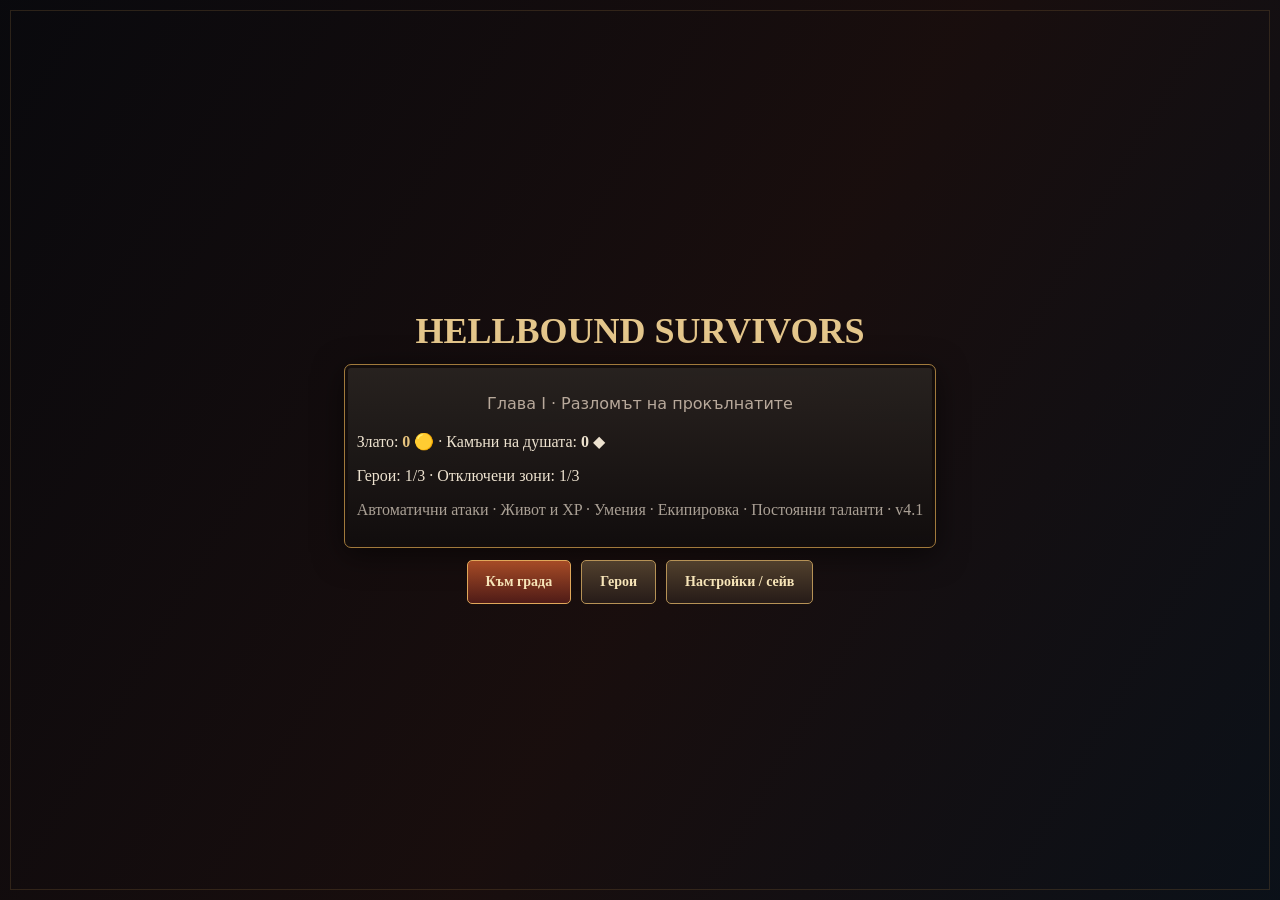
<file: DS-v4.1.html>
<!doctype html><html lang="bg"><head><meta charset="utf-8"><meta name="viewport" content="width=device-width,initial-scale=1,maximum-scale=1,user-scalable=no,viewport-fit=cover"><meta name="theme-color" content="#110d0c"><title>Hellbound Survivors · Chapter I · v4.1</title><style>
:root{color-scheme:dark;--gold:#c6a45c;--ink:#171312;--bone:#ede2cf}*{box-sizing:border-box}html,body{width:100%;height:100%;margin:0;overflow:hidden;touch-action:none;background:#090808;font-family:Georgia,serif;color:var(--bone)}#game{position:fixed;inset:0;width:100%;height:100%;display:block;touch-action:none}#ui{position:fixed;inset:0;pointer-events:none}#ui>*{pointer-events:auto}.screen{position:absolute;inset:0;background:linear-gradient(120deg,#09090dec,#1a0e0de8 54%,#0b1119ed);overflow:auto;padding:clamp(12px,2.5vw,28px) max(14px,env(safe-area-inset-right)) max(14px,env(safe-area-inset-bottom)) max(14px,env(safe-area-inset-left));display:flex;flex-direction:column;align-items:center;justify-content:center;gap:12px}.screen::before{content:'';position:absolute;inset:10px;border:1px solid #70543055;pointer-events:none}.screen h1{color:#e9c985;font-size:clamp(25px,5vw,56px);letter-spacing:.06em;text-shadow:0 3px 20px #9b3b17;margin:0;text-align:center}.screen h2{font-size:clamp(22px,3.5vw,36px);color:#e4c68b;margin:0;text-align:center}.sub{color:#b8a99b;max-width:740px;text-align:center;font:clamp(12px,1.7vw,16px)/1.4 system-ui}.actions{display:flex;flex-wrap:wrap;gap:10px;justify-content:center}.panel{background:linear-gradient(#292320f0,#100d0de8);border:1px solid #a17a3c;box-shadow:inset 0 0 0 3px #130d0c,0 7px 30px #0008;border-radius:7px;padding:12px;max-height:56vh;overflow:auto;min-width:min(340px,94vw)}button{background:linear-gradient(#51402d,#261b18);border:1px solid #b69256;color:#f7e5b9;font:600 14px Georgia,serif;padding:12px 18px;min-height:44px;border-radius:5px;cursor:pointer;touch-action:manipulation}button:disabled{opacity:.43;cursor:default}button:active{filter:brightness(1.4)}.btn-primary{background:linear-gradient(#a64b26,#4f1b17);border-color:#e0a75a}.grid{display:grid;grid-template-columns:repeat(2,minmax(150px,1fr));gap:8px;width:min(790px,95vw)}.tile{background:#20191af2;border:1px solid #69523e;border-radius:5px;padding:10px;font:13px/1.4 system-ui}.tile b{font:17px Georgia;color:#e6c685}.tile small{display:block;color:#b4a59a;margin:5px 0}.tile button{width:100%;font-size:12px;padding:9px}.tag{display:inline-block;color:#8ed3a7;font:12px system-ui}.muted{color:#aaa095}#hud{position:absolute;inset:0;pointer-events:none;display:none}#status{position:absolute;left:max(14px,env(safe-area-inset-left));top:max(9px,env(safe-area-inset-top));width:clamp(125px,22vw,280px);font:12px system-ui;text-shadow:1px 2px #000}#status strong{color:#ebd3a0}.bar{height:13px;background:#1d1113;border:1px solid #8c6642;border-radius:8px;overflow:hidden;margin:4px 0}.fill{height:100%;background:linear-gradient(90deg,#690e17,#ef3035);width:100%}#xpfill{background:linear-gradient(90deg,#22558e,#46d0e6)}#topright{position:absolute;right:max(12px,env(safe-area-inset-right));top:max(8px,env(safe-area-inset-top));pointer-events:auto}#timer{position:absolute;top:max(10px,env(safe-area-inset-top));left:50%;transform:translateX(-50%);text-shadow:2px 2px #000;font:700 clamp(14px,2.2vw,23px) Georgia;color:#e7d4b8;text-align:center}#pad{position:absolute;left:max(6%,env(safe-area-inset-left));bottom:max(11%,env(safe-area-inset-bottom));height:clamp(88px,22vh,150px);aspect-ratio:1;border-radius:50%;border:2px solid #ceae6c77;background:#0005;display:none;pointer-events:none}#nub{position:absolute;left:50%;top:50%;width:46%;aspect-ratio:1;transform:translate(-50%,-50%);border-radius:50%;background:#ae875766;border:2px solid #e0bb80}#skill{position:absolute;right:max(7%,env(safe-area-inset-right));bottom:max(12%,env(safe-area-inset-bottom));width:clamp(64px,16vh,94px);height:clamp(64px,16vh,94px);border-radius:50%;font-size:11px;background:radial-gradient(#815028,#241518);pointer-events:auto;display:none}#dash{position:absolute;right:calc(max(7%,env(safe-area-inset-right)) + clamp(76px,18vh,111px));bottom:max(15%,env(safe-area-inset-bottom));height:50px;width:50px;padding:2px;border-radius:50%;pointer-events:auto;display:none}#orient{position:absolute;inset:0;background:#080808f0;display:none;flex-direction:column;align-items:center;justify-content:center;text-align:center;gap:14px;font:16px system-ui;z-index:99;padding:18px}#orient .rotate{font-size:64px}@media(orientation:portrait){#status{width:38vw;font-size:11px}#timer{top:5px;left:65%;font-size:12px}#pad{bottom:9%;left:5%}#skill{right:5%;bottom:9%}#dash{right:25%;bottom:12%}.screen{justify-content:flex-start;padding-top:max(20px,env(safe-area-inset-top))}.panel{max-height:65vh}.grid{grid-template-columns:repeat(2,minmax(125px,1fr))}}@media(max-height:420px){.screen{gap:6px}.panel{max-height:45vh;padding:8px}.screen h1{font-size:25px}.screen h2{font-size:22px}.tile{padding:6px}}
</style></head><body><canvas id="game"></canvas><div id="ui"><div id="hud"><div id="status"><strong id="heroname">Пазител</strong><span id="level"> · Lv 1</span><div class="bar"><div class="fill" id="hpfill"></div></div><div class="bar"><div class="fill" id="xpfill"></div></div><span id="statline"></span></div><div id="timer">00:00</div><div id="topright"><button id="pauseBtn">Ⅱ</button></div><div id="pad"><div id="nub"></div></div><button id="dash">↝</button><button id="skill">ВИХЪР</button></div><div id="screen" class="screen"></div><div id="orient"><div class="rotate">↻</div><b>Завърти телефона хоризонтално</b><div>Играта е оптимизирана за landscape на iOS и Android.</div></div></div><script>
'use strict';
(() => {
const cvs=document.getElementById('game'),ctx=cvs.getContext('2d',{alpha:false}),screen=document.getElementById('screen'),hud=document.getElementById('hud'),$=s=>document.getElementById(s);
const TAU=Math.PI*2,clamp=(x,a,b)=>Math.max(a,Math.min(b,x)),rand=(a,b)=>a+Math.random()*(b-a),dist=(a,b)=>Math.hypot(a.x-b.x,a.y-b.y);
const K='hellbound_mobile_ch1_v4',SAVED='hellbound_save_v1';
const META=[['vitality','Живот','+10 максимален живот',8,40],['might','Сила','+5% щети',10,55],['armor','Броня','+1 намаляване на щети',6,60],['speed','Подвижност','+3% скорост',8,50],['growth','Опит','+6% получен XP',8,45],['magnet','Магнит','+10 обхват на XP',8,40],['crit','Критични удари','+2% шанс',8,60],['regen','Регенерация','+0.12 живот/сек',8,55],['cooldown','Умения','−3% време за презареждане',8,65],['greed','Злато','+8% събрано злато',8,45]];
const NODES=[['blade','Майстор на острието','Вихърът нанася +15% щети на ранг.',4,2],['guard','Желязна воля','След Вихър получаваш 1.5 сек защита.',3,3],['soul','Жътвар на души','Победен елит възстановява +8 HP на ранг.',3,2]];
const ZONES=[{name:'Крайградието',unlock:0,need:180,duration:105,spawn:.83,enemy:1,reward:1},{name:'Прокълнатото гробище',unlock:1,need:320,duration:135,spawn:.66,enemy:1.33,reward:1.5},{name:'Забравените катакомби',unlock:2,need:520,duration:165,spawn:.52,enemy:1.8,reward:2}];
const HEROS=[{name:'Пазителят',weapon:'Ръждив меч',desc:'Близък бой, Вихър, повишена броня.',unlock:0},{name:'Ловецът',weapon:'Лък',desc:'Дистанционни стрели и бързо движение.',unlock:1},{name:'Чародейката',weapon:'Огнени кълба',desc:'Зонална магия, огнена експлозия.',unlock:2}];
function fresh(){return {v:4,gold:0,soul:0,levels:{},talents:{},inventory:[],equipped:{weapon:null,armor:null,charm:null},heroUnlocked:1,zoneUnlocked:1,zoneStars:[0,0,0],zoneTier:[0,0,0],best:0,kills:0,clear:0,selectedHero:0};}
let save=fresh();try{let raw=localStorage.getItem(K);if(raw){let x=JSON.parse(raw);save={...save,...x,levels:{...x.levels},talents:{...x.talents},equipped:{...fresh().equipped,...x.equipped}};}else{const old=JSON.parse(localStorage.getItem(SAVED)||'null');if(old && Number.isFinite(old.gold))save.gold=Math.max(0,Math.floor(old.gold));}}catch(e){}
function persist(){try{localStorage.setItem(K,JSON.stringify(save));}catch(e){}}
let phase='menu',run=null,W=960,H=540,dpr=1,cam={x:0,y:0},joy={id:null,x:0,y:0,dx:0,dy:0},keys=new Set(),last=0,acc=0,uiTick=0,quality=1;
function resize(){W=Math.max(1,document.documentElement.clientWidth||innerWidth);H=Math.max(1,document.documentElement.clientHeight||innerHeight);dpr=Math.min(devicePixelRatio||1,1.5);cvs.width=Math.round(W*dpr);cvs.height=Math.round(H*dpr);ctx.setTransform(dpr,0,0,dpr,0,0);quality=W<750?.7:1;}window.addEventListener('resize',resize);window.addEventListener('orientationchange',()=>{resize();setTimeout(resize,250);setTimeout(resize,750)});window.visualViewport?.addEventListener('resize',resize);resize();
function show(title,body,buttons){phase='menu';hud.style.display='none';$('pad').style.display='none';$('skill').style.display='none';$('dash').style.display='none';screen.style.display='flex';screen.innerHTML=`<h2>${title}</h2><div class="panel">${body}</div><div class="actions">${buttons.map((b,i)=>`<button class="${i===0?'btn-primary':''}" data-action="${i}">${b[0]}</button>`).join('')}</div>`;screen.querySelectorAll('[data-action]').forEach(x=>x.onclick=()=>buttons[+x.dataset.action][1]());}
function menu(){show('HELLBOUND SURVIVORS',`<p class="sub">Глава I · Разломът на прокълнатите</p><p>Злато: <b style="color:#e7c47e">${save.gold}</b> 🟡 · Камъни на душата: <b>${save.soul}</b> ◆</p><p>Герои: ${save.heroUnlocked}/${HEROS.length} · Отключени зони: ${save.zoneUnlocked}/${ZONES.length}</p><p class="muted">Автоматични атаки · Живот и XP · Умения · Екипировка · Постоянни таланти · v4.1</p>`,[['Към града',town],['Герои',heroes],['Настройки / сейв',settings]]);}
function town(){show('КРЕПОСТТА НА ПЕПЕЛТА',`<p class="sub">Начален град · безопасна зона. Подготви екипировката и уменията си преди да тръгнеш към портата.</p><p>🟡 Злато: <b>${save.gold}</b> · ◆ Души: <b>${save.soul}</b></p><p>Укрепен лагер край древното гробище. Ковачницата, залата на талантите и порталът очакват героя.</p>`,[['Избор на зона',stages],['Ковачница · Предмети',items],['Постоянни характеристики',crypt],['Таланти на героя',talents],['Назад',menu]]);}
function crypt(){const grid=META.map(([id,n,desc,max,base])=>{let lv=save.levels[id]||0,cost=Math.round(base*Math.pow(1.65,lv));return `<div class="tile"><b>${n} · ${lv}/${max}</b><small>${desc}</small><button data-buy="${id}" ${lv>=max||save.gold<cost?'disabled':''}>${lv>=max?'MAX':`Подобри · ${cost} 🟡`}</button></div>`}).join('');show('ПОСТОЯННИ ХАРАКТЕРИСТИКИ',`<p>🟡 Налично: ${save.gold}</p><div class="grid">${grid}</div>`,[['Град',town]]);screen.querySelectorAll('[data-buy]').forEach(b=>b.onclick=()=>{let x=META.find(v=>v[0]===b.dataset.buy),lv=save.levels[x[0]]||0,c=Math.round(x[4]*Math.pow(1.65,lv));if(lv<x[3]&&save.gold>=c){save.gold-=c;save.levels[x[0]]=lv+1;persist();crypt();}});}
function talents(){const grid=NODES.map(([id,n,desc,max,base])=>{let lv=save.talents[id]||0;return `<div class="tile"><b>${n} · ${lv}/${max}</b><small>${desc}</small><button data-talent="${id}" ${lv>=max||save.soul<base+lv?'disabled':''}>${lv>=max?'MAX':`Научи · ${base+lv} ◆`}</button></div>`}).join('');show('ПЕРМАНЕНТНИ ТАЛАНТИ',`<p>◆ Камъни на душата: ${save.soul}</p><div class="grid">${grid}</div>`,[['Град',town]]);screen.querySelectorAll('[data-talent]').forEach(b=>b.onclick=()=>{let n=NODES.find(v=>v[0]===b.dataset.talent),lv=save.talents[n[0]]||0;if(lv<n[3]&&save.soul>=n[4]+lv){save.soul-=n[4]+lv;save.talents[n[0]]=lv+1;persist();talents();}});}
const ITEMS=[{id:'iron',name:'Кована стомана',type:'weapon',desc:'+18% щети',cost:110,bonus:{might:.18}},{id:'plate',name:'Закалена броня',type:'armor',desc:'+25 живот, +2 броня',cost:130,bonus:{hp:25,armor:2}},{id:'sigil',name:'Печат на пепелта',type:'charm',desc:'+15% XP, +15 обхват',cost:100,bonus:{growth:.15,magnet:15}},{id:'flame',name:'Огнен клинок',type:'weapon',desc:'+36% щети',cost:260,bonus:{might:.36}},{id:'shield',name:'Бастион',type:'armor',desc:'+50 живот, +4 броня',cost:300,bonus:{hp:50,armor:4}}];
function items(){let html=`<p>🟡 ${save.gold} · Купените предмети се запазват между рундовете. Един предмет на слот.</p><div class="grid">`+ITEMS.map(it=>{let own=save.inventory.includes(it.id),eq=save.equipped[it.type]===it.id;return `<div class="tile"><b>${it.name} ${eq?'✓':''}</b><small>${it.desc} · ${it.type}</small><button data-item="${it.id}" ${eq||(!own&&save.gold<it.cost)?'disabled':''}>${eq?'Екипиран':own?'Екипирай':`Купи · ${it.cost} 🟡`}</button></div>`}).join('')+'</div>';show('КОВАЧНИЦА / ЕКИПИРОВКА',html,[['Град',town]]);screen.querySelectorAll('[data-item]').forEach(b=>b.onclick=()=>{let it=ITEMS.find(v=>v.id===b.dataset.item);if(!save.inventory.includes(it.id)){if(save.gold<it.cost)return;save.gold-=it.cost;save.inventory.push(it.id);}save.equipped[it.type]=it.id;persist();items();});}
function heroes(){show('ГЕРОИ',`<div class="grid">${HEROS.map((h,i)=>`<div class="tile"><b>${h.name}</b><small>${h.weapon} · ${h.desc}</small><small>${i>=save.heroUnlocked?'🔒 '+(i===1?'Победи боса в първа зона':'Завърши втора зона'):'✅ Отключен'}</small><button data-hero="${i}" ${i>=save.heroUnlocked?'disabled':''}>${save.selectedHero===i?'Избран':'Избери'}</button></div>`).join('')}</div>`,[['Град',town]]);screen.querySelectorAll('[data-hero]').forEach(b=>b.onclick=()=>{save.selectedHero=+b.dataset.hero;persist();heroes();});}
function stages(){show('КАРТА НА ПЪРВИЯ АКТ',`<div class="grid">${ZONES.map((z,i)=>`<div class="tile"><b>${i+1}. ${z.name}</b><small>${i>=save.zoneUnlocked?'🔒 Победи боса в предишната зона':`Ниво на трудност: ${1+(save.zoneTier[i]||0)} · ★ ${save.zoneStars[i]||0}`}</small><small>Продължителност: ${Math.round(z.duration/60*10)/10} мин · финален бос</small><button data-zone="${i}" ${i>=save.zoneUnlocked?'disabled':''}>Влез в зоната</button> ${i<save.zoneUnlocked?`<button data-tier="${i}" ${save.zoneTier[i]>=3||save.gold<80*(1+save.zoneTier[i])?'disabled':''}>Усили · ${80*(1+save.zoneTier[i])} 🟡</button>`:''}</div>`).join('')}</div>`,[['Град',town]]);screen.querySelectorAll('[data-zone]').forEach(b=>b.onclick=()=>start(+b.dataset.zone));screen.querySelectorAll('[data-tier]').forEach(b=>b.onclick=()=>{let i=+b.dataset.tier,c=80*(1+save.zoneTier[i]);if(save.gold>=c&&save.zoneTier[i]<3){save.gold-=c;save.zoneTier[i]++;persist();stages();}});}
function settings(){show('НАСТРОЙКИ И ПРОГРЕС',`<p>Автоматичен FPS лимит според устройството. Управление с виртуален джойстик, бутон за умение и dash.</p><p>На iPhone използвай публикуван HTTPS адрес в Safari. Вграденият файлов преглед на iOS може да блокира JavaScript. Играта работи и вертикално, но хоризонтално е препоръчително. Прогресът се записва локално за конкретния браузър.</p><p class="sub">Експорт и импорт на прогрес са в JSON; пази текста на сигурно място.</p><textarea id="savex" style="width:min(670px,85vw);height:62px;background:#100f11;color:#ddd;border:1px solid #836e4c"></textarea><div class="actions"><button id="export">Експорт</button><button id="import">Импорт</button></div>`,[['Назад',menu]]);$('export').onclick=()=>{$('savex').value=JSON.stringify(save)};$('import').onclick=()=>{try{let o=JSON.parse($('savex').value);if(o.v!==4||!Array.isArray(o.inventory))throw Error();save={...fresh(),...o};persist();menu();}catch(e){alert('Невалиден запис.');}};}
const WLD={width:2600,height:1800},OB=[];function seedWorld(){OB.length=0;let rng=seeded(3812);for(let i=0;i<80;i++){let x=130+rng()*(WLD.width-260),y=130+rng()*(WLD.height-260),r=20+rng()*22;if(Math.hypot(x-340,y-900)<180)continue;OB.push({x,y,r,t:i%3});}}function seeded(seed){return()=>{seed|=0;seed=seed+0x6D2B79F5|0;let t=Math.imul(seed^seed>>>15,1|seed);t=t+Math.imul(t^t>>>7,61|t)^t;return ((t^t>>>14)>>>0)/4294967296;};}seedWorld();
function equipBonus(){let b={};for(let id of Object.values(save.equipped)){let i=ITEMS.find(x=>x.id===id);if(i)for(let[k,v]of Object.entries(i.bonus))b[k]=(b[k]||0)+v;}return b;}
function stats(){let m=k=>save.levels[k]||0,b=equipBonus();return {hp:100+10*m('vitality')+(b.hp||0),might:1+.05*m('might')+(b.might||0),armor:m('armor')+(b.armor||0)+2*(save.selectedHero===0),speed:155*(1+.03*m('speed'))*(save.selectedHero===1?1.1:1),growth:1+.06*m('growth')+(b.growth||0),magnet:75+10*m('magnet')+(b.magnet||0),crit:.05+.02*m('crit'),regen:.2+.12*m('regen'),cooldown:1-.03*m('cooldown'),greed:1+.08*m('greed')};}
function start(zone){let z=ZONES[zone],st=stats();run={zone,time:0,level:1,xp:0,xpNeed:15,kills:0,gold:0,hp:st.hp,stats:st,player:{x:340,y:900,r:19},enemies:[],orbs:[],projectiles:[],particles:[],cool:0,skill:0,dash:0,invuln:0,spin:0,wave:0,spawn:0,boss:false,bossKilled:false,buff:{might:0,hp:0,rate:0,magnet:0},warrior:save.selectedHero===0,paused:false};phase='run';screen.style.display='none';hud.style.display='block';$('pad').style.display='block';$('skill').style.display='block';$('dash').style.display='block';$('skill').textContent=save.selectedHero===0?'ВИХЪР':save.selectedHero===1?'СТРЕЛИ':'ОГЪН';$('heroname').textContent=HEROS[save.selectedHero].name;requestFull();}
function requestFull(){try{document.documentElement.requestFullscreen?.().catch(()=>{});}catch(e){}try{window.screen.orientation?.lock('landscape')?.catch(()=>{});}catch(e){}}
function solid(x,y,r){if(x<35+r||y<35+r||x>WLD.width-35-r||y>WLD.height-35-r)return true;for(let o of OB)if(Math.hypot(x-o.x,y-o.y)<r+o.r*.7)return true;return false;}
function move(ent,dx,dy,r){let xx=ent.x+dx,yy=ent.y+dy;if(!solid(xx,ent.y,r))ent.x=xx;if(!solid(ent.x,yy,r))ent.y=yy;}
function spawn(){if(!run||run.enemies.length>Math.floor(115*quality))return;let r=run,p=r.player,a=rand(0,TAU),radius=Math.max(W,H)/2+90,x=clamp(p.x+Math.cos(a)*radius,45,WLD.width-45),y=clamp(p.y+Math.sin(a)*radius,45,WLD.height-45);if(solid(x,y,19))return;let elite=Math.random()<.025+Math.min(.035,r.time/5000);let scale=ZONES[r.zone].enemy*(1+.22*save.zoneTier[r.zone]);r.enemies.push({x,y,r:elite?23:14,hp:(elite?155:25)*scale*(1+r.time/155),max:0,speed:elite?52:rand(40,75),damage:elite?19:8,elite,hit:0,stagger:Math.random()*2});}
function damage(e,d){if(e.hp<=0)return;e.hp-=d;e.hit=.13;if(e.hp<=0){let r=run;r.kills++;save.kills++;r.gold+=Math.round((e.elite?18:2)*ZONES[r.zone].reward*r.stats.greed);if(e.elite){save.soul++;r.hp=Math.min(r.stats.hp+r.buff.hp,r.hp+8*(save.talents.soul||0));}r.orbs.push({x:e.x,y:e.y,v:e.elite?12:3});if(r.orbs.length>180)r.orbs.splice(0,35);r.particles.push({x:e.x,y:e.y,t:.35,r:e.r});if(r.particles.length>55)r.particles.shift();}}
function xpPlus(v){run.xp+=v*run.stats.growth;while(run.xp>=run.xpNeed){run.xp-=run.xpNeed;run.level++;run.xpNeed=Math.floor(12+run.level*9+Math.pow(run.level,1.35));upgrade();break;}}
const BUFFS=[['might','Кървав ръб','+15% щети'],['hp','Жилавост','+20 максимален живот и лечение'],['rate','Бойна дисциплина','+12% честота на атаките'],['magnet','Зовът на душите','+25 радиус на събиране']];
function upgrade(){phase='levelup';run.paused=true;const available=[...BUFFS].sort(()=>Math.random()-.5).slice(0,3);screen.style.display='flex';screen.innerHTML=`<h2>НОВО НИВО · ${run.level}</h2><p class="sub">Избери подобрение за този рунд. Постоянните подобрения се купуват в града.</p><div class="grid">${available.map((b,i)=>`<button data-up="${i}" style="min-height:88px">${b[1]}<small style="display:block">${b[2]}</small></button>`).join('')}</div>`;screen.querySelectorAll('[data-up]').forEach(b=>b.onclick=()=>{let id=available[+b.dataset.up][0];run.buff[id]=(run.buff[id]||0)+(id==='might'?.15:id==='hp'?20:id==='rate'?.12:25);if(id==='hp')run.hp=Math.min(run.stats.hp+run.buff.hp,run.hp+20);run.paused=false;phase='run';screen.style.display='none';});}
function useSkill(){if(!run||phase!=='run'||run.skill>0)return;let r=run;r.skill=10*r.stats.cooldown;r.spin=.62;if(save.talents.guard)r.invuln=1.5;let radius=r.warrior?125:save.selectedHero===1?190:150;for(let e of r.enemies){let d=dist(e,r.player);if(d<radius)damage(e,35*r.stats.might*(1+.15*(save.talents.blade||0))*(1+r.buff.might));} }
function dash(){if(!run||phase!=='run'||run.dash>0)return;let r=run;r.dash=4;r.invuln=.35;let x=joy.dx||1,y=joy.dy||0;for(let i=0;i<8;i++)move(r.player,x*15,y*15,r.player.r);}
function update(dt){if(!run||phase!=='run')return;let r=run,p=r.player,z=ZONES[r.zone];r.time+=dt;r.invuln=Math.max(0,r.invuln-dt);r.skill=Math.max(0,r.skill-dt);r.dash=Math.max(0,r.dash-dt);r.spin=Math.max(0,r.spin-dt);r.cool-=dt;r.hp=Math.min(r.stats.hp+r.buff.hp,r.hp+r.stats.regen*dt);let dx=joy.dx+(keys.has('a')||keys.has('ArrowLeft')?-1:0)+(keys.has('d')||keys.has('ArrowRight')?1:0),dy=joy.dy+(keys.has('w')||keys.has('ArrowUp')?-1:0)+(keys.has('s')||keys.has('ArrowDown')?1:0),mag=Math.hypot(dx,dy);if(mag){move(p,dx/mag*r.stats.speed*dt,dy/mag*r.stats.speed*dt,p.r);}r.spawn-=dt;if(r.spawn<=0&&!r.boss){r.spawn=z.spawn/(1+r.time/180);spawn();if(r.time>40&&Math.random()<.4)spawn();}if(!r.boss&&r.time>z.duration){r.boss=true;r.enemies.push({x:clamp(p.x+220,50,WLD.width-50),y:clamp(p.y+40,50,WLD.height-50),r:34,hp:450*z.enemy*(1+.25*save.zoneTier[r.zone]),speed:39,damage:17,elite:true,boss:true,hit:0});}
for(let e of r.enemies){if(e.hp<=0)continue;e.hit=Math.max(0,e.hit-dt);let a=Math.atan2(p.y-e.y,p.x-e.x),d=dist(e,p);if(d>e.r+p.r+2){let vx=Math.cos(a)*e.speed*dt,vy=Math.sin(a)*e.speed*dt,ox=e.x,oy=e.y;move(e,vx,vy,e.r*.7);if(Math.hypot(e.x-ox,e.y-oy)<e.speed*dt*.2){let side=(Math.sin(e.x*.07+e.y*.03)>0?1:-1);move(e,-Math.sin(a)*side*e.speed*dt,Math.cos(a)*side*e.speed*dt,e.r*.7);}}else if(r.invuln<=0){r.hp-=Math.max(1,e.damage-r.stats.armor);r.invuln=.65;if(r.hp<=0){finish(false);return;}}if(d>950&&!e.boss)e.hp=0;}
if(r.cool<=0){r.cool=Math.max(.19,.75*(1-r.buff.rate)*r.stats.cooldown);let nearest=null,nd=Infinity;for(let e of r.enemies){let d=dist(e,p);if(e.hp>0&&d<nd&&d<250){nearest=e;nd=d;}}if(nearest){let crit=Math.random()<r.stats.crit,dmg=(save.selectedHero===2?22:18)*r.stats.might*(1+r.buff.might)*(crit?2:1);if(save.selectedHero===0){if(nd<105)damage(nearest,dmg);}else{r.projectiles.push({x:p.x,y:p.y,vx:(nearest.x-p.x)/nd*390,vy:(nearest.y-p.y)/nd*390,t:1.1,dmg});}}}
for(let i=r.projectiles.length-1;i>=0;i--){let o=r.projectiles[i];o.x+=o.vx*dt;o.y+=o.vy*dt;o.t-=dt;let hit=false;if(solid(o.x,o.y,4))hit=true;for(let e of r.enemies){if(e.hp>0&&Math.hypot(o.x-e.x,o.y-e.y)<e.r+6){damage(e,o.dmg);hit=true;break;}}if(hit||o.t<0)r.projectiles.splice(i,1);}
for(let i=r.orbs.length-1;i>=0;i--){let o=r.orbs[i],d=dist(o,p);if(d<r.stats.magnet+r.buff.magnet){let v=Math.min(1,dt*5);o.x+=(p.x-o.x)*v;o.y+=(p.y-o.y)*v;}if(d<25){xpPlus(o.v);r.orbs.splice(i,1);}}
for(let i=r.particles.length-1;i>=0;i--){r.particles[i].t-=dt;if(r.particles[i].t<=0)r.particles.splice(i,1);}if(r.boss&&!r.enemies.some(e=>e.boss&&e.hp>0)){finish(true);return;}r.enemies=r.enemies.filter(e=>e.hp>0);}
function finish(won){let r=run;if(!r)return;phase='result';save.gold+=r.gold;save.best=Math.max(save.best,r.time);if(won){save.clear++;save.zoneStars[r.zone]=Math.max(save.zoneStars[r.zone],save.zoneTier[r.zone]+1);if(save.zoneUnlocked<r.zone+2)save.zoneUnlocked=Math.min(ZONES.length,r.zone+2);if(save.heroUnlocked<r.zone+2)save.heroUnlocked=Math.min(HEROS.length,r.zone+2);save.soul+=2+r.zone;}persist();hud.style.display='none';$('pad').style.display='none';$('skill').style.display='none';$('dash').style.display='none';show(won?'ПОБЕДА · ЗОНАТА Е ПРЕЧИСТЕНА':'ГЕРОЯТ ПАДНА',`<p>Зона: ${ZONES[r.zone].name}</p><p>Време: ${fmt(r.time)} · Победени: ${r.kills} · Достигнато ниво: ${r.level}</p><p>Спечелено злато: <b>${r.gold} 🟡</b></p><p>${won?'Отключени са следваща зона и нов герой (ако има).':'Запазваш цялото спечелено злато и камъни на душата.'}</p>`,[['Към града',town],['Повтори зоната',()=>start(r.zone)]]);}
function fmt(t){t=Math.floor(t);return String(Math.floor(t/60)).padStart(2,'0')+':'+String(t%60).padStart(2,'0');}
function paintHero(x,y,t){ctx.save();ctx.translate(x,y);let bob=Math.sin(t*9)*1.4;ctx.translate(0,bob);ctx.fillStyle='#090809a8';ctx.beginPath();ctx.ellipse(0,18,21,7,0,0,TAU);ctx.fill();ctx.fillStyle='#302f37';ctx.strokeStyle='#0b0a0b';ctx.lineWidth=3;ctx.fillRect(-12,3,9,17);ctx.fillRect(3,3,9,17);ctx.strokeRect(-12,3,9,17);ctx.strokeRect(3,3,9,17);ctx.fillStyle='#677787';ctx.beginPath();ctx.moveTo(-18,-14);ctx.lineTo(-9,-23);ctx.lineTo(10,-23);ctx.lineTo(18,-12);ctx.lineTo(13,7);ctx.lineTo(-13,7);ctx.closePath();ctx.fill();ctx.stroke();ctx.fillStyle='#a28a61';ctx.fillRect(-11,-10,22,5);ctx.fillStyle='#d7b77d';ctx.beginPath();ctx.moveTo(-12,-21);ctx.lineTo(-10,-31);ctx.lineTo(10,-31);ctx.lineTo(13,-21);ctx.lineTo(8,-12);ctx.lineTo(-8,-12);ctx.closePath();ctx.fill();ctx.stroke();ctx.fillStyle='#1d2429';ctx.fillRect(-6,-23,12,5);ctx.fillStyle='#f0bf70';ctx.fillRect(-5,-21,4,2);ctx.fillRect(2,-21,4,2);ctx.fillStyle='#d0c2a2';ctx.fillRect(13,-9,18,4);ctx.fillStyle='#aaaeb5';ctx.beginPath();ctx.moveTo(27,-18);ctx.lineTo(35,-9);ctx.lineTo(28,0);ctx.lineTo(27,-9);ctx.closePath();ctx.fill();ctx.restore();}
function paintEnemy(e){ctx.save();ctx.translate(e.x,e.y);const sz=e.r/14;ctx.scale(sz,sz);ctx.fillStyle='#0303038c';ctx.beginPath();ctx.ellipse(2,14,17,6,0,0,TAU);ctx.fill();ctx.fillStyle=e.hit?'#ffe2b2':e.boss?'#69282c':e.elite?'#76512c':'#43504a';ctx.strokeStyle='#171313';ctx.lineWidth=2;ctx.beginPath();ctx.moveTo(-13,9);ctx.lineTo(-11,-8);ctx.lineTo(-4,-16);ctx.lineTo(7,-15);ctx.lineTo(12,-4);ctx.lineTo(14,10);ctx.closePath();ctx.fill();ctx.stroke();ctx.fillStyle=e.boss?'#dabb8a':'#92998c';ctx.beginPath();ctx.moveTo(-10,-10);ctx.lineTo(-7,-18);ctx.lineTo(7,-18);ctx.lineTo(11,-10);ctx.lineTo(7,-2);ctx.lineTo(-7,-2);ctx.closePath();ctx.fill();ctx.stroke();ctx.fillStyle='#e7593f';ctx.fillRect(-6,-10,4,3);ctx.fillRect(3,-10,4,3);ctx.fillStyle='#2a2423';ctx.fillRect(-8,9,6,8);ctx.fillRect(3,9,6,8);if(e.elite){ctx.strokeStyle='#c28b3d';ctx.lineWidth=2;ctx.beginPath();ctx.moveTo(-10,-16);ctx.lineTo(-18,-27);ctx.lineTo(-1,-18);ctx.moveTo(10,-16);ctx.lineTo(18,-27);ctx.lineTo(1,-18);ctx.stroke();}ctx.restore();}
function paintObstacle(o){ctx.save();ctx.translate(o.x,o.y);let r=o.r;ctx.fillStyle='#09080799';ctx.beginPath();ctx.ellipse(6,r*.5,r+5,r*.4,0,0,TAU);ctx.fill();if(o.t===1){ctx.fillStyle='#36343a';ctx.fillRect(-r*.38,-r*.85,r*.76,r*1.55);ctx.fillStyle='#575157';ctx.fillRect(-r*.32,-r*.81,r*.63,r*.21);ctx.strokeStyle='#171416';ctx.lineWidth=3;ctx.strokeRect(-r*.38,-r*.85,r*.76,r*1.55);ctx.strokeStyle='#82776a';ctx.beginPath();ctx.moveTo(-r*.22,-r*.22);ctx.lineTo(r*.22,r*.12);ctx.stroke();}else if(o.t===2){ctx.fillStyle='#45352f';ctx.beginPath();ctx.moveTo(-r*.7,r*.65);ctx.lineTo(-r*.6,-r*.5);ctx.lineTo(0,-r*.95);ctx.lineTo(r*.6,-r*.5);ctx.lineTo(r*.7,r*.65);ctx.closePath();ctx.fill();ctx.strokeStyle='#181215';ctx.lineWidth=3;ctx.stroke();ctx.fillStyle='#7a5c40';ctx.fillRect(-r*.55,0,r*1.1,4);}else{ctx.fillStyle='#504a43';ctx.beginPath();ctx.moveTo(-r,r*.62);ctx.lineTo(-r*.83,-r*.3);ctx.lineTo(-r*.23,-r*.82);ctx.lineTo(r*.65,-r*.7);ctx.lineTo(r,-r*.1);ctx.lineTo(r*.75,r*.68);ctx.closePath();ctx.fill();ctx.strokeStyle='#171515';ctx.lineWidth=3;ctx.stroke();ctx.strokeStyle='#877d6d';ctx.beginPath();ctx.moveTo(-r*.7,-r*.2);ctx.lineTo(-r*.06,-r*.4);ctx.lineTo(r*.43,r*.29);ctx.stroke();}ctx.restore();}
function draw(){ctx.setTransform(dpr,0,0,dpr,0,0);ctx.fillStyle='#0d0d11';ctx.fillRect(0,0,W,H);if(!run||phase==='menu')return;let r=run,p=r.player;cam.x=clamp(p.x-W/2,0,Math.max(0,WLD.width-W));cam.y=clamp(p.y-H/2,0,Math.max(0,WLD.height-H));ctx.save();ctx.translate(-cam.x,-cam.y);ctx.fillStyle=r.zone===0?'#252526':r.zone===1?'#23232a':'#211b20';ctx.fillRect(0,0,WLD.width,WLD.height);let tile=90;for(let y=Math.floor(cam.y/tile)*tile;y<cam.y+H+tile;y+=tile)for(let x=Math.floor(cam.x/tile)*tile;x<cam.x+W+tile;x+=tile){let n=Math.abs(Math.sin(x*12.989+y*78.233));ctx.fillStyle=n>.45?'#353333':'#29292a';ctx.fillRect(x+2,y+2,tile-4,tile-4);ctx.strokeStyle='#121112';ctx.lineWidth=2;ctx.strokeRect(x+1,y+1,tile-2,tile-2);}
ctx.strokeStyle='#635745';ctx.lineWidth=12;ctx.strokeRect(0,0,WLD.width,WLD.height);
for(let o of OB){if(Math.abs(o.x-cam.x)>W+65||Math.abs(o.y-cam.y)>H+65)continue;paintObstacle(o);}
for(let o of r.orbs){ctx.fillStyle='#3dd5f1';ctx.beginPath();ctx.arc(o.x,o.y,Math.min(7,3+o.v/4),0,TAU);ctx.fill();}
for(let e of r.enemies){if(e.x<cam.x-55||e.x>cam.x+W+55||e.y<cam.y-55||e.y>cam.y+H+55)continue;paintEnemy(e);if(e.boss){ctx.fillStyle='#000';ctx.fillRect(e.x-43,e.y-60,86,7);ctx.fillStyle='#ba3330';ctx.fillRect(e.x-43,e.y-60,86*clamp(e.hp/(450*ZONES[r.zone].enemy*(1+.25*save.zoneTier[r.zone])),0,1),7);}}
for(let b of r.projectiles){ctx.fillStyle=save.selectedHero===2?'#ff7123':'#ddd1aa';ctx.beginPath();ctx.arc(b.x,b.y,6,0,TAU);ctx.fill();}
if(!(r.invuln&&Math.floor(r.time*13)%2))paintHero(p.x,p.y,r.time);
if(r.spin){ctx.strokeStyle='#f8c16d';ctx.lineWidth=10;ctx.beginPath();ctx.arc(p.x,p.y,110*(1-r.spin*.2),r.time*13,r.time*13+4.5);ctx.stroke();}
for(let fx of r.particles){ctx.fillStyle=`rgba(172,30,35,${clamp(fx.t*2,0,1)})`;ctx.beginPath();ctx.arc(fx.x,fx.y,fx.r*(1-fx.t),0,TAU);ctx.fill();}ctx.restore();
const g=ctx.createRadialGradient(W/2,H/2,Math.min(W,H)*.26,W/2,H/2,Math.max(W,H)*.75);g.addColorStop(0,'#05040500');g.addColorStop(1,'#060309c9');ctx.fillStyle=g;ctx.fillRect(0,0,W,H);
if(r.boss){ctx.fillStyle='#df5530';ctx.font='bold 16px Georgia';ctx.textAlign='center';ctx.fillText('⚔ ПАЗИТЕЛ НА РАЗЛОМА ⚔',W/2,64);}uiTick+=1;if(uiTick%7===0){$('hpfill').style.width=(clamp(r.hp/(r.stats.hp+r.buff.hp),0,1)*100)+'%';$('xpfill').style.width=(clamp(r.xp/r.xpNeed,0,1)*100)+'%';$('level').textContent=' · Lv '+r.level;$('statline').textContent=`HP ${Math.ceil(r.hp)}/${r.stats.hp+r.buff.hp} · 🟡 ${r.gold} · ⚔ ${r.kills}`;$('timer').textContent=fmt(r.time)+' · '+ZONES[r.zone].name;$('skill').style.opacity=r.skill>0?.5:1;$('skill').title=r.skill>0?r.skill.toFixed(1)+'s':'';$('dash').style.opacity=r.dash>0?.5:1;}}
function frame(now){let dt=Math.min(.045,(now-last)/1000||0);last=now;if(phase==='run'){acc=Math.min(.1,acc+dt);let steps=0;while(acc>=1/60&&steps++<3){update(1/60);acc-=1/60;}}draw();requestAnimationFrame(frame);}requestAnimationFrame(frame);
function pause(){if(phase!=='run')return;phase='pause';run.paused=true;screen.style.display='flex';screen.innerHTML='<h2>ПАУЗА</h2><div class="actions"><button id="resume" class="btn-primary">Продължи</button><button id="exit">Върни се в града</button></div>';$('resume').onclick=()=>{phase='run';run.paused=false;screen.style.display='none';};$('exit').onclick=()=>{save.gold+=run.gold;persist();run=null;town();};}
$('pauseBtn').onclick=pause;$('skill').onclick=useSkill;$('dash').onclick=dash;
function point(e){const rc=cvs.getBoundingClientRect();return{x:e.clientX-rc.left,y:e.clientY-rc.top};}
cvs.addEventListener('pointerdown',e=>{if(phase!=='run')return;let p=point(e);if(p.x>W*.48)return;joy.id=e.pointerId;joy.x=p.x;joy.y=p.y;joy.dx=0;joy.dy=0;try{cvs.setPointerCapture(e.pointerId)}catch(_){};let pd=$('pad');pd.style.left=(p.x-55)+'px';pd.style.top=(p.y-55)+'px';pd.style.bottom='auto';pd.style.width='110px';pd.style.height='110px';});cvs.addEventListener('pointermove',e=>{if(e.pointerId!==joy.id)return;let p=point(e),x=p.x-joy.x,y=p.y-joy.y,m=Math.max(1,Math.hypot(x,y));joy.dx=x/m*Math.min(1,m/42);joy.dy=y/m*Math.min(1,m/42);$('nub').style.transform=`translate(calc(-50% + ${joy.dx*35}px),calc(-50% + ${joy.dy*35}px))`;});function joyEnd(e){if(e.pointerId!==joy.id)return;joy.id=null;joy.dx=joy.dy=0;$('nub').style.transform='translate(-50%,-50%)';}$('pad').addEventListener('pointerup',joyEnd);cvs.addEventListener('pointerup',joyEnd);cvs.addEventListener('pointercancel',joyEnd);
window.addEventListener('keydown',e=>{keys.add(e.key);if(e.key==='Escape'||e.key==='p'){if(phase==='run')pause();else if(phase==='pause')$('resume').click();}if(e.key===' ')useSkill();});window.addEventListener('keyup',e=>keys.delete(e.key));document.addEventListener('visibilitychange',()=>{if(document.hidden&&phase==='run')pause();});window.addEventListener('contextmenu',e=>e.preventDefault());window.addEventListener('pagehide',persist);menu();
})();
window.addEventListener('error',function(e){let el=document.getElementById('screen');if(el&&el.style.display!=='none'){let x=document.getElementById('startupError');if(!x){x=document.createElement('p');x.id='startupError';x.style.cssText='color:#ffb9a3;font:12px system-ui;max-width:80vw;overflow-wrap:anywhere';el.appendChild(x);}x.textContent='Грешка при зареждане: '+(e.message||'Неизвестна');}});
</script></body></html>
</file>
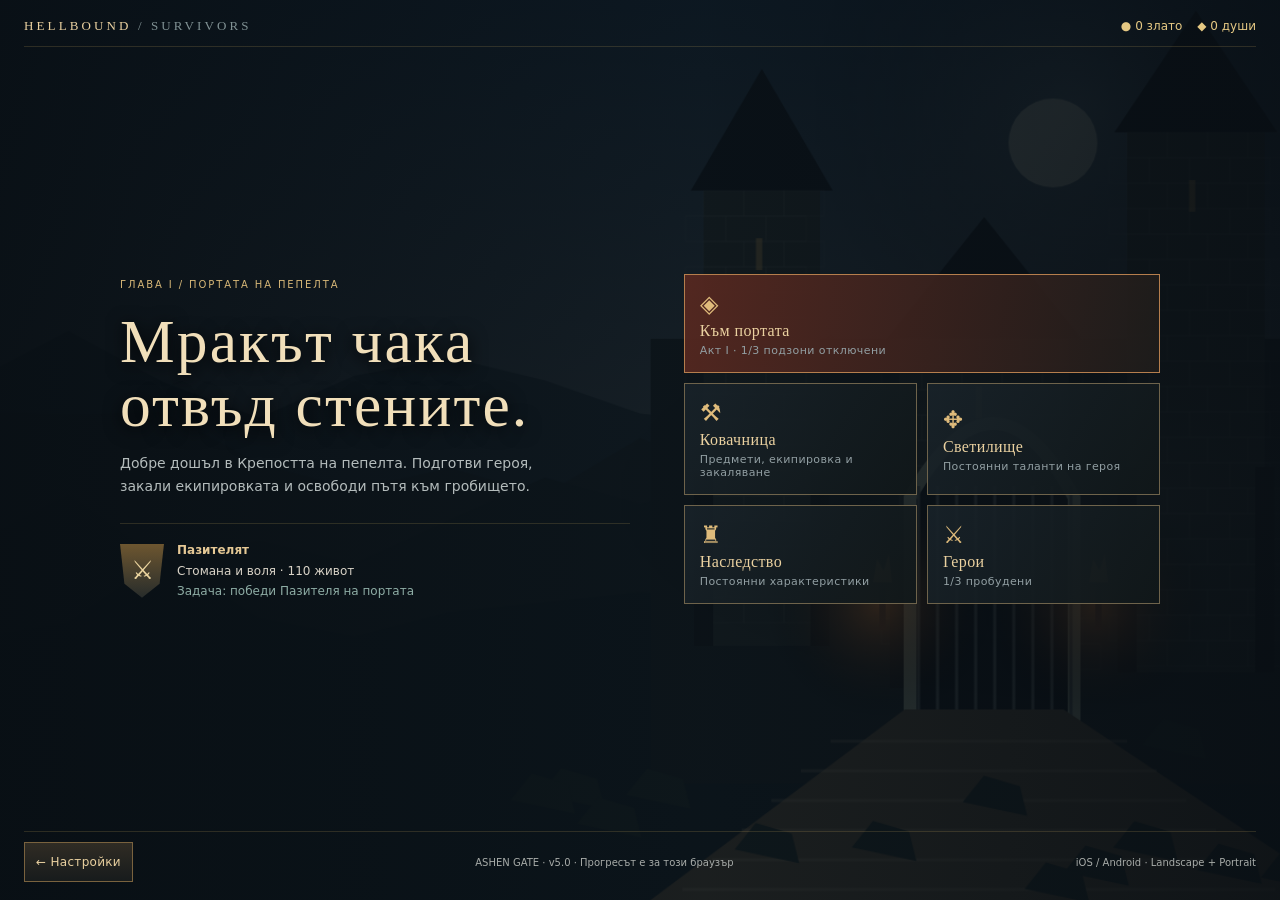
<file: DS-v5.0.html>
<!doctype html>
<html lang="bg">
<head>
<meta charset="utf-8">
<meta name="viewport" content="width=device-width,initial-scale=1,maximum-scale=1,user-scalable=no,viewport-fit=cover">
<meta name="theme-color" content="#0b1013">
<link rel="manifest" href="./manifest.webmanifest">
<link rel="icon" href="./icon.svg" type="image/svg+xml">
<meta name="apple-mobile-web-app-capable" content="yes">
<meta name="apple-mobile-web-app-status-bar-style" content="black-translucent">
<title>Hellbound Survivors · Ashen Gate · v5.0</title>
<style>
:root{color-scheme:dark;--gold:#b79a61;--bright:#ead1a0;--bone:#d9d3c7;--dim:#9a9c98;--line:#64553b;--red:#922e29;--panel:#101719f2}
*{box-sizing:border-box}html,body{margin:0;width:100%;height:100%;overflow:hidden;background:#090d10;color:var(--bone);font-family:Georgia,'Times New Roman',serif;touch-action:none;overscroll-behavior:none;-webkit-user-select:none;user-select:none;-webkit-touch-callout:none}button,input,textarea{font:inherit}button{touch-action:manipulation;cursor:pointer;min-height:44px;border:1px solid #79623e;color:var(--bright);background:linear-gradient(#302c24,#171b1c);padding:10px 17px;letter-spacing:.025em}button:hover{border-color:#d5b679;background:linear-gradient(#454032,#20282a)}button:active{filter:brightness(1.25)}button:focus-visible{outline:2px solid #eac987;outline-offset:2px}button:disabled{opacity:.42;cursor:default}button.primary{background:linear-gradient(#87362a,#441d1c);border-color:#c68756;color:#ffe3bc}button.small{padding:6px 11px;font:12px system-ui;min-height:40px}#game{position:fixed;inset:0;width:100%;height:100%;display:block;touch-action:none}#ui{position:fixed;inset:0;pointer-events:none}#screen{position:absolute;inset:0;overflow:auto;pointer-events:auto;touch-action:pan-y;background:linear-gradient(90deg,#080e13eb,#080d12a0 55%,#080d12d9);padding:max(18px,env(safe-area-inset-top)) max(24px,env(safe-area-inset-right)) max(18px,env(safe-area-inset-bottom)) max(24px,env(safe-area-inset-left));display:flex;flex-direction:column}#screen:empty{display:none}.mast{display:flex;justify-content:space-between;align-items:center;gap:16px;border-bottom:1px solid #ad925438;padding-bottom:12px;flex-shrink:0}.brand{font-size:13px;letter-spacing:.24em;color:var(--bright)}.eyebrow{font:10px/1.6 system-ui;letter-spacing:.24em;color:#c0a575;text-transform:uppercase}.wallet{display:flex;gap:15px;font:12px system-ui;color:#e5c883;white-space:nowrap}.content{width:min(1040px,100%);margin:18px auto;flex:1}.content h1{font-size:clamp(28px,4.8vw,62px);font-weight:400;letter-spacing:.035em;color:#f1dfba;margin:8px 0 12px;line-height:1.05;text-shadow:0 3px 18px #000}.content h2{font-size:25px;font-weight:400;color:#eed4a5;margin:6px 0 12px}.sub{font:13px/1.6 system-ui;color:#adb5b6;max-width:600px}.footer{display:flex;align-items:center;justify-content:space-between;gap:12px;border-top:1px solid #ad925438;padding-top:10px;font:10px/1.5 system-ui;color:#a8aca9;flex-shrink:0}.actions{display:flex;gap:9px;flex-wrap:wrap;margin-top:14px}.home{display:grid;grid-template-columns:minmax(280px,1.1fr) 1fr;gap:40px;align-items:center;height:100%;min-height:260px}.home-copy{max-width:510px}.home .lead{font:14px/1.7 system-ui;color:#b4bcbc;max-width:420px}.chapter{font:10px/1.6 system-ui;letter-spacing:.19em;color:#d7b777;margin-bottom:16px}.hero-summary{display:flex;align-items:center;gap:13px;margin-top:24px;padding-top:16px;border-top:1px solid #a08c4e3b;font:12px/1.7 system-ui}.crest{width:44px;height:54px;display:grid;place-items:center;clip-path:polygon(0 0,100% 0,90% 74%,50% 100%,10% 74%);background:linear-gradient(#6d5630,#272c2b);color:#edd6a0;font:26px Georgia}.town-nav{display:grid;grid-template-columns:1fr 1fr;gap:10px;max-width:500px}.town-nav button{text-align:left;min-height:94px;background:linear-gradient(125deg,#19232add,#101719ee);border-color:#6e634b;padding:15px}.town-nav .glyph{font-size:24px;color:#dfbb7b;display:block;margin-bottom:4px}.town-nav small{display:block;color:#929fa3;font:11px system-ui;margin-top:4px}.town-nav .portal{grid-column:1/-1;min-height:80px;background:linear-gradient(100deg,#572820ed,#1f1d1bdc);border-color:#b57e4d}.grid{display:grid;grid-template-columns:repeat(auto-fit,minmax(215px,1fr));gap:12px}.card{border:1px solid #69624d;background:linear-gradient(140deg,#1c272de8,#0b1216ed);padding:18px;position:relative}.card.locked{filter:saturate(.35);border-color:#384449}.card .icon{font-size:25px;color:#c8ae7c;display:block;margin-bottom:10px}.card h3{font-size:19px;font-weight:400;color:#edd7ad;margin:0 0 9px}.card p,.card small{font:12px/1.6 system-ui;color:#a8b4b7}.card small{display:block}.card button{width:100%;margin-top:8px}.card .rank{font:10px system-ui;letter-spacing:.1em;color:#bbaa83;margin-bottom:10px}.card .stats{font:12px/1.7 system-ui;color:#a5c3b8;margin:10px 0}.card.equipped{border-color:#bca16b;box-shadow:inset 0 0 25px #b9944311}.badge{font:10px system-ui;color:#b9d3b3;background:#344b3d66;padding:3px 6px}.split{display:grid;grid-template-columns:240px 1fr;gap:20px}.paper{background:#10191ee8;border:1px solid #63583f;padding:18px}.stat-row{display:flex;justify-content:space-between;border-bottom:1px solid #75807922;padding:8px 0;font:12px system-ui}.stat-row b{color:#e4cc98}.notice{font:12px/1.6 system-ui;padding:10px 14px;border-left:2px solid #b49961;background:#121e23df;margin:12px 0;color:#c5cbc7}.path{display:flex;flex-wrap:wrap;gap:6px;align-items:center;font:11px system-ui;color:#acb7b9;margin-bottom:15px}.path span{padding:5px 9px;border:1px solid #6d6245}.progress{height:4px;background:#263137;margin:9px 0}.progress i{display:block;height:100%;background:#a6905d}textarea{display:block;width:100%;min-height:100px;resize:vertical;background:#091114;border:1px solid #6c674f;color:#ddd;padding:10px;font:12px monospace;user-select:text;touch-action:auto}.settings-row{display:flex;justify-content:space-between;align-items:center;padding:10px 0;gap:15px;font:13px system-ui}.settings-row select{background:#1c262b;color:#e9d8b6;padding:8px;border:1px solid #736344}#toast{position:absolute;left:50%;bottom:max(20px,env(safe-area-inset-bottom));transform:translateX(-50%);max-width:85vw;padding:12px 20px;background:#152026ef;border:1px solid #b5a16c;font:12px/1.5 system-ui;text-align:center;color:#e8d7b1;display:none;z-index:10;pointer-events:none}#hud{display:none;position:absolute;inset:0;pointer-events:none}#topbar{position:absolute;top:max(10px,env(safe-area-inset-top));left:max(17px,env(safe-area-inset-left));right:max(17px,env(safe-area-inset-right));display:flex;align-items:flex-start;justify-content:space-between;gap:10px}#status{width:190px;font:11px system-ui;text-shadow:0 2px #000}#status b{font:14px Georgia;color:#e4c893}.bar{height:6px;background:#171c23;border:1px solid #7c6a43;margin:6px 0;overflow:hidden}.bar i{height:100%;display:block;width:100%;background:linear-gradient(90deg,#821e24,#d24738)}#xpfill{background:linear-gradient(90deg,#244e77,#8baec5)}#timer{text-align:center;font:18px Georgia;color:#e9d6af;text-shadow:0 2px 5px #000}#timer small{display:block;font:10px system-ui;color:#b8c3c5;margin-top:4px}#pauseBtn{pointer-events:auto;min-width:44px;padding:9px}#bossbar{position:absolute;top:max(64px,calc(env(safe-area-inset-top) + 53px));left:30%;right:30%;display:none;text-align:center;font:11px Georgia;color:#eac2a6}#bossbar .bar{height:8px}#bossfill{background:#a93830}#pad{position:absolute;width:112px;height:112px;left:max(38px,env(safe-area-inset-left));bottom:max(24px,env(safe-area-inset-bottom));border:1px solid #c8b48466;border-radius:50%;background:radial-gradient(#c0ad7b15,#0c141d77);pointer-events:none}#nub{position:absolute;left:50%;top:50%;width:44px;height:44px;transform:translate(-50%,-50%);border:1px solid #d4bc88aa;background:#b39b6844;border-radius:50%}#combat{position:absolute;right:max(27px,env(safe-area-inset-right));bottom:max(22px,env(safe-area-inset-bottom));display:flex;gap:14px;align-items:flex-end;pointer-events:auto}#combat button{border-radius:50%;padding:4px;text-align:center;box-shadow:0 0 0 3px #080d10,0 0 0 4px #6d6146;font:10px system-ui;line-height:1.4}#skill{width:80px;height:80px;background:radial-gradient(#78502b,#2a2220)}#dash{width:56px;height:56px;background:radial-gradient(#3e5360,#17252a);margin-bottom:2px}#skill strong,#dash strong{display:block;font:25px Georgia;color:#f0d9a6}#combat button:disabled{opacity:.8}#runHint{position:absolute;bottom:14px;left:50%;transform:translateX(-50%);font:10px system-ui;color:#bec7c2;text-shadow:0 2px 4px #000;text-align:center;width:45%;pointer-events:none}#orb{position:absolute;left:max(17px,env(safe-area-inset-left));bottom:calc(max(24px,env(safe-area-inset-bottom)) + 128px);width:47px;height:47px;border-radius:50%;border:2px solid #a48b5b;background:radial-gradient(circle at 35% 25%,#f4a78e70,transparent 35%),linear-gradient(0deg,#98262e 100%,#141923 0%);box-shadow:0 0 0 3px #080e13,0 0 0 4px #514b3c;display:grid;place-items:center;font:10px system-ui;color:#ffdfd5;text-shadow:0 1px #000}#screen.modal{background:#060b11b8;align-items:center;justify-content:center}#screen.modal>.content{flex:0 1 auto;margin:10px auto;width:min(850px,100%);max-height:100%;overflow:auto;touch-action:pan-y}#screen.modal h2{text-align:center}.choice-grid{display:grid;grid-template-columns:repeat(3,1fr);gap:12px}.choice-grid button{text-align:left;min-height:140px;border-top:2px solid #bfa169}.choice-grid h3{font-size:18px;margin:12px 0}.choice-grid p{font:12px/1.6 system-ui;color:#bac5c4}.result-title{color:#df9b74!important}.help{font:11px/1.6 system-ui;color:#a6b0b0}.skill-line{display:flex;gap:7px;flex-wrap:wrap;font:11px system-ui;color:#e0c79c;margin:12px 0}.skill-line span{padding:5px 8px;border:1px solid #6a634e}.upgrade-flash{animation:pop .25s ease-out}@keyframes pop{from{transform:translateY(8px);opacity:.2}to{transform:translateY(0);opacity:1}}
@media(max-height:500px) and (orientation:landscape){#screen{padding-top:max(10px,env(safe-area-inset-top));padding-bottom:max(10px,env(safe-area-inset-bottom))}.mast{padding-bottom:7px}.content{margin:10px auto}.home{min-height:200px;gap:24px}.content h1{font-size:38px}.hero-summary{margin-top:12px;padding-top:10px}.home .lead{font-size:12px}.town-nav button{min-height:65px;padding:10px}.town-nav .glyph{font-size:17px;display:inline-block;margin:0 7px 0 0}.town-nav .portal{min-height:60px}.town-nav small{font-size:10px}.footer{font-size:9px;padding-top:7px}.card{padding:13px}.card .icon{margin-bottom:5px}.choice-grid button{min-height:110px}.choice-grid h3{margin:7px 0}#pad{width:96px;height:96px}#skill{width:68px;height:68px}#orb{bottom:calc(max(24px,env(safe-area-inset-bottom)) + 108px)}}
@media(orientation:portrait){#screen{padding-left:max(18px,env(safe-area-inset-left));padding-right:max(18px,env(safe-area-inset-right))}.home{grid-template-columns:1fr;gap:22px}.home h1{font-size:45px}.town-nav{max-width:none}.town-nav button{min-height:85px}.brand{font-size:10px;letter-spacing:.15em}.wallet{font-size:11px;gap:9px}.split{grid-template-columns:1fr}.grid{grid-template-columns:repeat(2,minmax(0,1fr));gap:8px}.card{padding:12px}.card h3{font-size:17px}.choice-grid{grid-template-columns:1fr;gap:9px}.choice-grid button{min-height:82px;padding:10px 14px}.choice-grid h3{margin:4px 0}.choice-grid p{margin:5px 0}.choice-grid .icon{float:left;margin-right:12px}#status{width:145px}#timer{font-size:15px;max-width:125px}#timer small{font-size:9px}#bossbar{left:22%;right:22%;top:88px}#combat{right:23px}#skill{width:70px;height:70px}#dash{width:48px;height:48px}#runHint{bottom:130px;width:65%}.footer span:last-child{display:none}}
@media(prefers-reduced-motion:reduce){*{animation:none!important}}
</style>
</head><body>
<canvas id="game" aria-label="Игрово поле"></canvas>
<div id="ui">
<div id="hud"><div id="topbar"><div id="status"><b id="heroname"></b><span id="level"></span><div class="bar"><i id="hpfill"></i></div><div class="bar"><i id="xpfill"></i></div><span id="statline"></span></div><div id="timer"></div><button id="pauseBtn" aria-label="Пауза">Ⅱ</button></div><div id="bossbar"><span id="bossname"></span><div class="bar"><i id="bossfill"></i></div></div><div id="orb"></div><div id="pad"><div id="nub"></div></div><div id="combat"><button id="dash" aria-label="Бягство"><strong>↝</strong><span></span></button><button id="skill" aria-label="Активно умение"><strong>✥</strong><span></span></button></div><div id="runHint"></div></div>
<div id="screen"></div><div id="toast" role="status"></div></div>
<script>
'use strict';
(() => {
// CONFIG / DATA --------------------------------------------------------------
const $=id=>document.getElementById(id),canvas=$('game'),ctx=canvas.getContext('2d',{alpha:false});
const TAU=Math.PI*2,clamp=(n,a,b)=>Math.max(a,Math.min(b,n)),rand=(a,b)=>a+Math.random()*(b-a);
const K='hellbound_mobile_ch1_v4',BACKUP=K+'_backup',OLD='hellbound_save_v1';
const WORLD={w:2600,h:1800},VERSION='5.0';
const HEROES=[
 {name:'Пазителят',role:'Стомана и воля',icon:'⚔',skill:'Вихър',weapon:'sword',hp:110,armor:2,speed:153,desc:'Близък бой. Вихърът помита враговете около теб.',unlock:'Начален герой'},
 {name:'Ловецът',role:'Точност и движение',icon:'➶',skill:'Буря от стрели',weapon:'bow',hp:90,armor:0,speed:173,desc:'Стрели от разстояние. Умението пронизва целия екран.',unlock:'Победи Пазителя на портата в Крайградието.'},
 {name:'Чародейката',role:'Огън и разрушение',icon:'✦',skill:'Огнен разлом',weapon:'fire',hp:80,armor:0,speed:155,desc:'Огнени кълба с експлозии и мощно зонално умение.',unlock:'Победи Гробовния жрец в Гробището.'}
];
const ZONES=[
 {name:'Крайградието',short:'Пепелният път',desc:'Разбитият път отвъд крепостните порти.',duration:105,spawn:.85,power:1,color:'#282d2b',boss:'Пазителят на портата',bossHp:470,reward:1},
 {name:'Прокълнатото гробище',short:'Безмълвните гробове',desc:'Мъглата пази старите гробове и техния жрец.',duration:135,spawn:.68,power:1.35,color:'#232c30',boss:'Гробовният жрец',bossHp:650,reward:1.5},
 {name:'Забравените катакомби',short:'Сърцето на разлома',desc:'Последното светилище под първия град.',duration:165,spawn:.55,power:1.8,color:'#2c2529',boss:'Владетелят на пепелта',bossHp:900,reward:2}
];
const META=[['vitality','Живот','+10 максимален живот',8,40],['might','Сила','+5% щети',10,55],['armor','Броня','+1 намаляване на щети',6,60],['speed','Подвижност','+3% скорост',8,50],['growth','Мъдрост','+6% опит',8,45],['magnet','Зов на душите','+10 обхват на събиране',8,40],['crit','Прецизност','+2% критичен шанс',8,60],['regen','Възстановяване','+0.12 живот/сек',8,55],['cooldown','Дисциплина','−3% презареждане',8,65],['greed','Благоденствие','+8% злато',8,45]];
const TALENTS=[
 [{id:'blade',name:'Майстор на острието',desc:'+15% щети на Вихъра за ранг.',max:4,cost:2,prereq:null},{id:'guard',name:'Желязна воля',desc:'+0.5 сек неуязвимост след Вихър за ранг.',max:3,cost:3,prereq:'blade'},{id:'soul',name:'Жътвар на души',desc:'Елитно убийство лекува 8 живот за ранг.',max:3,cost:2,prereq:'guard'}],
 [{id:'precision',name:'Окото на ловеца',desc:'+3% критичен шанс за ранг.',max:4,cost:2,prereq:null},{id:'volley',name:'Пронизващ вятър',desc:'+20% щети на Бурята от стрели за ранг.',max:3,cost:3,prereq:'precision'},{id:'agility',name:'Стъпки в мъглата',desc:'−0.4 сек презареждане на бягството за ранг.',max:3,cost:2,prereq:'volley'}],
 [{id:'ember',name:'Живо въгленче',desc:'+15% щети на огнения разлом за ранг.',max:4,cost:2,prereq:null},{id:'focus',name:'Древно знание',desc:'+5% опит и −2% презареждане за ранг.',max:3,cost:3,prereq:'ember'},{id:'phoenix',name:'Пепел и живот',desc:'+0.3 живот/сек за ранг.',max:3,cost:2,prereq:'focus'}]
];
const RARITIES=[{name:'Обикновен',color:'#d9cfb8',scale:1},{name:'Магически',color:'#80acdd',scale:1.4},{name:'Рядък',color:'#ddc56e',scale:2},{name:'Легендарен',color:'#e99759',scale:3.2}];
const SLOTS={weapon:['Оръжие','⚔'],armor:['Доспех','♜'],charm:['Талисман','◈']};
const ITEMS=[{id:'iron',name:'Кована стомана',type:'weapon',cost:110,bonus:{might:.18}},{id:'plate',name:'Закалена броня',type:'armor',cost:130,bonus:{hp:25,armor:2}},{id:'sigil',name:'Печат на пепелта',type:'charm',cost:100,bonus:{growth:.15,magnet:15}},{id:'flame',name:'Огнен клинок',type:'weapon',cost:260,bonus:{might:.36}},{id:'shield',name:'Бастион',type:'armor',cost:300,bonus:{hp:50,armor:4}}];
const WEAPONS={sword:{name:'Ръждив меч',icon:'⚔',desc:'Помита близките врагове.',max:8},bow:{name:'Ловен лък',icon:'➶',desc:'Стрели към най-близката цел.',max:8},fire:{name:'Огнен жезъл',icon:'✦',desc:'Огнено кълбо с експлозия.',max:8},orbit:{name:'Костен кръг',icon:'☽',desc:'Въртящи се кости пазят героя.',max:8},frost:{name:'Леден пръстен',icon:'❄',desc:'Вълна от лед забавя враговете.',max:8},lightning:{name:'Свещен гняв',icon:'ϟ',desc:'Мълнии по няколко цели.',max:8}};
const PASSIVES=[{id:'might',name:'Кървав ръб',desc:'+12% щети',icon:'⚔'},{id:'hp',name:'Жилавост',desc:'+20 максимален живот и лечение',icon:'♥'},{id:'rate',name:'Боен ритъм',desc:'−6% презареждане',icon:'◷'},{id:'magnet',name:'Шепот на душите',desc:'+20 обхват на събиране',icon:'◈'}];
const ENEMY_TYPES=[{name:'Паднал',hp:25,speed:57,damage:8,r:14,color:'#737e6b'},{name:'Мъртвец',hp:62,speed:34,damage:12,r:18,color:'#657a77'},{name:'Прилеп',hp:17,speed:86,damage:6,r:12,color:'#79718c'},{name:'Скелетен стрелец',hp:36,speed:45,damage:9,r:14,color:'#c0b6a0'}];
// SAVE / VALIDATION / MIGRATION ----------------------------------------------
const int=(x,max=1e8)=>Number.isFinite(x)?clamp(Math.floor(x),0,max):0;
const cleanText=x=>typeof x==='string'?x.slice(0,80):'';
const esc=x=>String(x).replace(/[&<>"']/g,c=>({'&':'&amp;','<':'&lt;','>':'&gt;','"':'&quot;',"'":'&#39;'}[c]));
function fresh(){return {v:5,gold:0,soul:0,levels:{},talents:{},inventory:[],equipped:{weapon:null,armor:null,charm:null},loot:[],lootEquipped:{weapon:null,armor:null,charm:null},lootCounter:0,heroUnlocked:1,zoneUnlocked:1,zoneStars:[0,0,0],zoneTier:[0,0,0],selectedHero:0,kills:0,clear:0,best:0,settings:{sound:true,quality:'auto',numbers:true},tutorialSeen:false,pending:null};}
function normalizeLoot(input,limit=60){
 const out=[],seen=new Set();for(const it of Array.isArray(input)?input.slice(0,limit):[]){if(!it||!Object.prototype.hasOwnProperty.call(SLOTS,it.type)||!cleanText(it.id)||seen.has(cleanText(it.id)))continue;seen.add(cleanText(it.id));const bonus={};for(const k of ['hp','armor','might','growth','magnet']){const v=it.bonus?.[k];if(Number.isFinite(v)&&v>0)bonus[k]=Math.min(v,k==='might'||k==='growth'?5:2000);}out.push({id:cleanText(it.id),name:cleanText(it.name)||'Древен предмет',type:it.type,rarity:int(it.rarity,3),tier:clamp(int(it.tier),1,20),power:clamp(int(it.power),1,1000),rank:int(it.rank,5),bonus});}
 return out;
}
function normalize(x){
 if(!x||typeof x!=='object'||Array.isArray(x)||![4,5].includes(x.v))throw Error('Неподдържан запис');
 const s=fresh();for(const k of ['gold','soul','kills','clear','lootCounter'])s[k]=int(x[k]);s.best=Number.isFinite(x.best)?clamp(x.best,0,1e7):0;
 for(const [id,,,max] of META)s.levels[id]=int(x.levels?.[id],max);
 for(const tree of TALENTS)for(const t of tree)s.talents[t.id]=int(x.talents?.[t.id],t.max);
 s.zoneStars=ZONES.map((_,i)=>int(x.zoneStars?.[i],4));s.zoneTier=ZONES.map((_,i)=>int(x.zoneTier?.[i],3));
 s.heroUnlocked=clamp(int(x.heroUnlocked),1,3);s.zoneUnlocked=clamp(int(x.zoneUnlocked),1,3);s.selectedHero=clamp(int(x.selectedHero),0,s.heroUnlocked-1);
 s.loot=normalizeLoot(x.loot);
 // Older builds applied purchased and dropped items in the same slot. Keep one.
 for(const slot of Object.keys(SLOTS)){const found=s.loot.find(it=>it.id===x.lootEquipped?.[slot]&&it.type===slot);if(found)s.lootEquipped[slot]=found.id;}
 for(const id of Array.isArray(x.inventory)?x.inventory:[]){const it=ITEMS.find(it=>it.id===id);if(!it)continue;const uid='forge_'+id;if(!s.loot.some(i=>i.id===uid)&&s.loot.length<60)s.loot.push({...it,id:uid,rarity:1,tier:1,power:Math.round(it.cost/10),rank:0,bonus:{...it.bonus}});if(x.equipped?.[it.type]===id&&!s.lootEquipped[it.type])s.lootEquipped[it.type]=uid;}
 if(x.settings&&typeof x.settings==='object'){s.settings.sound=x.settings.sound!==false;s.settings.numbers=x.settings.numbers!==false;s.settings.quality=['low','auto','high'].includes(x.settings.quality)?x.settings.quality:'auto';}
 s.tutorialSeen=x.tutorialSeen===true;
 if(x.pending&&typeof x.pending==='object')s.pending={gold:int(x.pending.gold),soul:int(x.pending.soul),kills:int(x.pending.kills),loot:normalizeLoot(x.pending.loot,12)};
 return s;
}
function recoverPending(s){if(!s.pending)return;const pending=s.pending;s.gold+=pending.gold;s.soul+=pending.soul;s.kills+=pending.kills;for(const it of pending.loot||[]){if(s.loot.some(i=>i.id===it.id))continue;if(s.loot.length<60)s.loot.push(it);else s.gold+=it.power*3;}s.pending=null;}
let save=fresh(),storageOK=true,recovered=false;
function load(){let raw=null,loaded=false;try{raw=localStorage.getItem(K);}catch(_){storageOK=false;return;}
 for(const key of [K,BACKUP]){try{const r=key===K?raw:localStorage.getItem(key);if(r){save=normalize(JSON.parse(r));recovered=key===BACKUP;loaded=true;break;}}catch(_){recovered=true;}}
 if(!loaded){try{const old=JSON.parse(localStorage.getItem(OLD)||'null');if(old)save.gold=int(old.gold);}catch(_){}}
 if(save.pending){recoverPending(save);recovered=true;}
}
function persist(){try{const text=JSON.stringify(save),prev=localStorage.getItem(K);if(prev){try{normalize(JSON.parse(prev));localStorage.setItem(BACKUP,prev);}catch(_){}}localStorage.setItem(K,text);storageOK=true;return true;}catch(_){storageOK=false;return false;}}
load();persist();
// STATE / AUDIO / INPUT ------------------------------------------------------
let phase='town',run=null,W=960,H=540,dpr=1,scale=1,viewW=960,viewH=540,acc=0,last=0,uiTime=0,bgTime=0,toastTime=0,frameAvg=16,autoLow=false;
let joy={id:null,x:0,y:0,dx:0,dy:0},keys=new Set(),facing={x:1,y:0},wake=null;
const cam={x:0,y:0},screen=$('screen'),hud=$('hud'),cache={};
const audio={ctx:null,voices:0,last:0};
function sound(kind){if(!save.settings.sound)return;try{const ac=audio.ctx;if(!ac||ac.state!=='running'||audio.voices>10)return;const now=ac.currentTime;if(kind==='hit'&&now-audio.last<.06)return;if(kind==='hit')audio.last=now;const osc=ac.createOscillator(),gain=ac.createGain();const notes={hit:[125,45,.07],coin:[730,1100,.08],level:[290,870,.4],skill:[110,350,.3],hurt:[70,30,.17],ui:[250,150,.045],win:[440,880,.65]};const [a,b,d]=notes[kind]||notes.ui;osc.type=kind==='hit'||kind==='hurt'?'triangle':'sine';osc.frequency.setValueAtTime(a,now);osc.frequency.exponentialRampToValueAtTime(b,now+d);gain.gain.setValueAtTime(.0001,now);gain.gain.exponentialRampToValueAtTime(kind==='hurt'?.10:.045,now+.008);gain.gain.exponentialRampToValueAtTime(.0001,now+d);osc.connect(gain);gain.connect(ac.destination);audio.voices++;osc.onended=()=>{audio.voices--;osc.disconnect();gain.disconnect();};osc.start(now);osc.stop(now+d+.03);}catch(_){}}
function unlockAudio(){if(!save.settings.sound)return;try{const AC=window.AudioContext||window.webkitAudioContext;if(!audio.ctx&&AC)audio.ctx=new AC();audio.ctx?.resume()?.catch(()=>{});}catch(_){}}
function toast(text){$('toast').textContent=text;$('toast').style.display='block';toastTime=4;}
function resetInput(){joy.id=null;joy.dx=joy.dy=0;keys.clear();$('nub').style.transform='translate(-50%,-50%)';$('pad').style.left='';$('pad').style.top='';$('pad').style.bottom='';}
function resize(){W=Math.max(1,document.documentElement.clientWidth||innerWidth);H=Math.max(1,document.documentElement.clientHeight||innerHeight);dpr=Math.min(devicePixelRatio||1,save.settings.quality==='high'?2:1.5);canvas.width=Math.round(W*dpr);canvas.height=Math.round(H*dpr);scale=clamp(Math.min(W/900,H/500),.62,1.55);viewW=W/scale;viewH=H/scale;ctx.setTransform(dpr,0,0,dpr,0,0);cache.vignette=null;resetInput();if(phase==='run')pause('Екранът се завъртя. Продължи, когато си готов.');}
window.addEventListener('resize',resize);window.visualViewport?.addEventListener('resize',resize);window.addEventListener('orientationchange',()=>setTimeout(resize,180));
async function fullScreen(){unlockAudio();try{if(!document.fullscreenElement)await document.documentElement.requestFullscreen?.();}catch(_){}try{await window.screen.orientation?.lock?.('landscape');}catch(_){}try{wake=await navigator.wakeLock?.request?.('screen');}catch(_){} }
// HELPERS / EQUIPMENT --------------------------------------------------------
function rng(seed){return()=>{seed|=0;seed=seed+0x6D2B79F5|0;let t=Math.imul(seed^seed>>>15,1|seed);t=t+Math.imul(t^t>>>7,61|t)^t;return((t^t>>>14)>>>0)/4294967296;};}
function costMeta(m){return Math.round(m[4]*1.65**(save.levels[m[0]]||0));}
function talent(id){return save.talents[id]||0;}
function equipmentBonus(){const b={hp:0,might:0,armor:0,growth:0,magnet:0};for(const slot of Object.keys(SLOTS)){const it=save.loot.find(i=>i.id===save.lootEquipped[slot]&&i.type===slot);if(it)for(const [k,v]of Object.entries(it.bonus))b[k]=(b[k]||0)+v*(1+.2*(it.rank||0));}return b;}
function playerStats(){const hero=HEROES[save.selectedHero],b=equipmentBonus(),m=id=>save.levels[id]||0;return {hp:Math.round(hero.hp+10*m('vitality')+b.hp),might:1+.05*m('might')+b.might,armor:hero.armor+m('armor')+Math.floor(b.armor),speed:hero.speed*(1+.03*m('speed')),growth:1+.06*m('growth')+b.growth+(save.selectedHero===2?.05*talent('focus'):0),magnet:75+10*m('magnet')+b.magnet,crit:.05+.02*m('crit')+(save.selectedHero===1?.03*talent('precision'):0),regen:.2+.12*m('regen')+(save.selectedHero===2?.3*talent('phoenix'):0),cooldown:Math.max(.45,1-.03*m('cooldown')-(save.selectedHero===2?.02*talent('focus'):0)),greed:1+.08*m('greed')};}
function bonusText(it){return Object.entries(it.bonus).map(([k,v])=>{v*=1+.2*(it.rank||0);return k==='might'?`+${Math.round(v*100)}% щети`:k==='growth'?`+${Math.round(v*100)}% опит`:k==='hp'?`+${Math.round(v)} живот`:k==='armor'?`+${Math.floor(v)} броня`:`+${Math.round(v)} обхват`;}).join(' · ');}
function fmt(t){return String(Math.floor(t/60)).padStart(2,'0')+':'+String(Math.floor(t%60)).padStart(2,'0');}
function checkpoint(){if(run&&!run.settled){save.pending={gold:run.gold,soul:run.soul,kills:run.kills,loot:run.loot};persist();}}
// SCREENS --------------------------------------------------------------------
function shell(title,body,back='Град',go=town){resetInput();hud.style.display='none';screen.className='';screen.innerHTML=`<header class="mast"><div class="brand">HELLBOUND <span style="color:#819294">/ SURVIVORS</span></div><div class="wallet"><span>● ${save.gold} злато</span><span>◆ ${save.soul} души</span></div></header><main class="content">${title?`<div class="eyebrow">Крепостта на пепелта · Акт I</div><h2>${title}</h2>`:''}${body}</main><footer class="footer"><button class="small" id="back">← ${back}</button><span>ASHEN GATE · v${VERSION} · Прогресът е за този браузър</span><span>iOS / Android · Landscape + Portrait</span></footer>`;$('back').onclick=go;}
function bind(attr,fn){screen.querySelectorAll(`[data-${attr}]`).forEach(b=>b.onclick=()=>{unlockAudio();sound('ui');fn(b.dataset[attr]);});}
function town(){phase='town';run=null;shell('',`<div class="home"><section class="home-copy"><div class="chapter">ГЛАВА I / ПОРТАТА НА ПЕПЕЛТА</div><h1>Мракът чака<br>отвъд стените.</h1><p class="lead">Добре дошъл в Крепостта на пепелта. Подготви героя, закали екипировката и освободи пътя към гробището.</p><div class="hero-summary"><div class="crest">${HEROES[save.selectedHero].icon}</div><div><b style="color:#e5c895">${HEROES[save.selectedHero].name}</b><br>${HEROES[save.selectedHero].role} · ${playerStats().hp} живот<br><span style="color:#8eada5">${save.zoneStars[0]?'Първият бос е победен':'Задача: победи Пазителя на портата'}</span></div></div></section><nav class="town-nav"><button data-nav="map" class="portal"><span class="glyph">◈</span> Към портата<small>Акт I · ${save.zoneUnlocked}/3 подзони отключени</small></button><button data-nav="gear"><span class="glyph">⚒</span> Ковачница<small>Предмети, екипировка и закаляване</small></button><button data-nav="talents"><span class="glyph">✥</span> Светилище<small>Постоянни таланти на героя</small></button><button data-nav="crypt"><span class="glyph">♜</span> Наследство<small>Постоянни характеристики</small></button><button data-nav="heroes"><span class="glyph">⚔</span> Герои<small>${save.heroUnlocked}/3 пробудени</small></button></nav></div>`,'Настройки',settings);bind('nav',id=>({map:stages,gear:gear,talents:talents,crypt:crypt,heroes:heroes})[id]());if(!storageOK)toast('Браузърът не допуска запис. Използвай Експорт в Настройки.');}
function heroes(){phase='heroes';shell('Пробуждането',`<p class="sub">Започваш с Пазителя. Следващите герои се отключват чрез победи над босовете в първия акт.</p><div class="grid">${HEROES.map((h,i)=>`<article class="card ${i>=save.heroUnlocked?'locked':''} ${i===save.selectedHero?'equipped':''}"><span class="icon">${h.icon}</span><div class="rank">${i>=save.heroUnlocked?'ЗАКЛЮЧЕН':'ПРОБУДЕН'}</div><h3>${h.name}</h3><p>${h.desc}</p><small>${h.hp} базов живот · ${h.armor} броня</small><small>${h.unlock}</small><button data-hero="${i}" ${i>=save.heroUnlocked||i===save.selectedHero?'disabled':''}>${i>=save.heroUnlocked?'Заключен':i===save.selectedHero?'Избран герой':'Избери'}</button></article>`).join('')}</div>`);bind('hero',i=>{save.selectedHero=+i;persist();heroes();});}
function stages(){phase='map';shell('Пътят отвъд крепостта',`<div class="path"><span>Крепостта</span> → <span>Пепелният път</span> → <span>Гробището</span> → <span>Катакомбите</span></div><p class="sub">Един град, три последователни подзони. Победа отключва следващия път. След първа победа можеш да повишаваш трудността и силата на плячката.</p><div class="grid">${ZONES.map((z,i)=>{const tier=save.zoneTier[i],stars=save.zoneStars[i],locked=i>=save.zoneUnlocked;return `<article class="card ${locked?'locked':''}"><div class="rank">ПОДЗОНА 0${i+1} / ${stars?'★'.repeat(stars):'НЕПРЕМИНАТА'}</div><span class="icon">${['♜','†','◈'][i]}</span><h3>${z.name}</h3><p>${z.desc}</p><small>Бос: ${z.boss}</small><small>${fmt(z.duration)} до боса · трудност ${tier+1}/4</small><small>${locked?'Победи боса в предишната подзона.':`Плячка: ниво ${1+i+tier} · врагове +${tier*25}%`}</small><button data-zone="${i}" class="primary" ${locked?'disabled':''}>${locked?'Пътят е заключен':'Влез в подзоната'}</button>${!locked?`<button class="small" data-tier="${i}" ${tier>=3||stars<tier+1?'disabled':''}>${tier>=3?'Максимална трудност':stars<tier+1?'Победи текущата трудност':'Повиши трудността · безплатно'}</button>${tier>0?`<button class="small" data-lower="${i}">Намали трудността</button>`:''}`:''}</article>`;}).join('')}</div>`);bind('zone',i=>start(+i));bind('tier',i=>{i=+i;if(save.zoneTier[i]<3&&save.zoneStars[i]>=save.zoneTier[i]+1){save.zoneTier[i]++;persist();stages();}});bind('lower',i=>{i=+i;save.zoneTier[i]=Math.max(0,save.zoneTier[i]-1);persist();stages();});}
function crypt(){phase='crypt';shell('Наследство на падналите',`<p class="sub">Тези характеристики са постоянни и важат за всеки отключен герой. Бойните подобрения от рунда остават само до края му.</p><div class="grid">${META.map(m=>{const [id,name,desc,max]=m,lv=save.levels[id]||0,c=costMeta(m);return `<article class="card"><div class="rank">РАНГ ${lv} / ${max}</div><h3>${name}</h3><p>${desc} за ранг</p><div class="progress"><i style="width:${lv/max*100}%"></i></div><button data-buy="${id}" ${lv>=max||save.gold<c?'disabled':''}>${lv>=max?'Усъвършенствано':`Подобри · ${c} ●`}</button></article>`;}).join('')}</div>`);bind('buy',id=>{const m=META.find(x=>x[0]===id),lv=save.levels[id]||0,c=costMeta(m);if(lv<m[3]&&save.gold>=c){save.gold-=c;save.levels[id]=lv+1;persist();crypt();}});}
function talents(){phase='talents';const tree=TALENTS[save.selectedHero];shell('Светилище на уменията',`<p class="sub">${HEROES[save.selectedHero].name} · Талантите се запазват завинаги. Душите се печелят от елити и босове. За следващ талант са нужни 2 ранга в предходния.</p><div class="grid">${tree.map((t,i)=>{const lv=talent(t.id),locked=t.prereq&&talent(t.prereq)<2,c=t.cost+lv;return `<article class="card ${locked?'locked':''}"><div class="rank">ТАЛАНТ 0${i+1} · РАНГ ${lv}/${t.max}</div><span class="icon">${['⚔','✥','◈'][i]}</span><h3>${t.name}</h3><p>${t.desc}</p><small>${locked?'Нужни са 2 ранга в предходния талант.':'Постоянен ефект за този герой.'}</small><div class="progress"><i style="width:${lv/t.max*100}%"></i></div><button data-talent="${t.id}" ${locked||lv>=t.max||save.soul<c?'disabled':''}>${lv>=t.max?'Усъвършенствано':`Научи · ${c} ◆`}</button></article>`;}).join('')}</div>`);bind('talent',id=>{const t=tree.find(t=>t.id===id),lv=talent(id),c=t.cost+lv;if(lv<t.max&&(!t.prereq||talent(t.prereq)>=2)&&save.soul>=c){save.soul-=c;save.talents[id]=lv+1;persist();talents();}});}
function gear(){phase='gear';const st=playerStats();shell('Ковачницата',`<div class="split"><aside class="paper"><div class="eyebrow">${HEROES[save.selectedHero].name}</div><h2>Екипировка</h2>${Object.entries(SLOTS).map(([slot,[name,icon]])=>{const it=save.loot.find(i=>i.id===save.lootEquipped[slot]);return `<div class="stat-row"><span>${icon} ${name}</span><b style="max-width:140px;text-align:right">${it?esc(it.name):'Празен слот'}</b></div>`;}).join('')}<br>${[['Живот',st.hp],['Щети',Math.round(st.might*100)+'%'],['Броня',st.armor],['Критичен шанс',Math.round(st.crit*100)+'%'],['Опит',Math.round(st.growth*100)+'%'],['Регенерация',st.regen.toFixed(2)+'/сек']].map(([n,v])=>`<div class="stat-row"><span>${n}</span><b>${v}</b></div>`).join('')}<p class="help">Един предмет на слот. Ефектите се прилагат в следващия рунд. Закаляване: +20% от базовите характеристики на ранг.</p></aside><section><div class="actions" style="margin:0 0 14px"><button id="shop">Купи от ковача</button><span class="sub">Съкровищница · ${save.loot.length}/60</span></div><div class="grid">${save.loot.length?save.loot.map(it=>{const eq=save.lootEquipped[it.type]===it.id,c=(it.rank+1)*Math.max(30,it.power*5);return `<article class="card ${eq?'equipped':''}" style="border-top:2px solid ${RARITIES[it.rarity].color}"><div class="rank">${RARITIES[it.rarity].name.toUpperCase()} · НИВО ${it.tier} · +${it.rank}</div><span class="icon">${SLOTS[it.type][1]}</span><h3 style="color:${RARITIES[it.rarity].color}">${esc(it.name)}</h3><small>${SLOTS[it.type][0]}</small><div class="stats">${bonusText(it)}</div><button data-wear="${esc(it.id)}" ${eq?'disabled':''}>${eq?'✓ Екипиран':'Екипирай'}</button><button class="small" data-upitem="${esc(it.id)}" ${it.rank>=5||save.gold<c?'disabled':''}>${it.rank>=5?'Максимално закален':`Закали +${it.rank+1} · ${c} ●`}</button><button class="small" data-sell="${esc(it.id)}" ${eq?'disabled':''}>Продай · ${it.power*3+it.rank*10} ●</button></article>`;}).join(''):'<div class="notice">Нямаш предмети. Ковачът продава начална екипировка, а елитите и босовете оставят плячка.</div>'}</div></section></div>`);$('shop').onclick=shop;bind('wear',id=>{const it=save.loot.find(i=>i.id===id);if(it){save.lootEquipped[it.type]=id;persist();gear();}});bind('upitem',id=>{const it=save.loot.find(i=>i.id===id);if(!it)return;const c=(it.rank+1)*Math.max(30,it.power*5);if(it.rank<5&&save.gold>=c){save.gold-=c;it.rank++;persist();gear();}});bind('sell',id=>{const it=save.loot.find(i=>i.id===id);if(it&&save.lootEquipped[it.type]!==id){save.gold+=it.power*3+it.rank*10;save.loot=save.loot.filter(i=>i.id!==id);persist();gear();}});}
function shop(){phase='shop';shell('Ковани реликви',`<p class="sub">Купените предмети остават в съкровищницата и могат да бъдат закалявани.</p><div class="grid">${ITEMS.map(it=>{const own=save.loot.some(i=>i.id==='forge_'+it.id);return `<article class="card"><span class="icon">${SLOTS[it.type][1]}</span><h3>${it.name}</h3><div class="stats">${bonusText(it)}</div><button data-shop="${it.id}" ${own||save.gold<it.cost||save.loot.length>=60?'disabled':''}>${own?'В съкровищницата':`Купи · ${it.cost} ●`}</button></article>`;}).join('')}</div>`,'Ковачница',gear);bind('shop',id=>{const it=ITEMS.find(i=>i.id===id);if(!save.loot.some(i=>i.id==='forge_'+id)&&save.loot.length<60&&save.gold>=it.cost){save.gold-=it.cost;const item={...it,id:'forge_'+id,rarity:1,tier:1,power:Math.round(it.cost/10),rank:0,bonus:{...it.bonus}};save.loot.push(item);if(!save.lootEquipped[it.type])save.lootEquipped[it.type]=item.id;persist();shop();}});}
function settings(){phase='settings';shell('Настройки и запис',`<div class="paper" style="max-width:700px"><div class="settings-row"><span>Звук</span><button id="sound" class="small">${save.settings.sound?'Включен':'Изключен'}</button></div><div class="settings-row"><label for="quality">Графика</label><select id="quality"><option value="auto">Автоматично</option><option value="low">Икономична</option><option value="high">Висока</option></select></div><div class="settings-row"><span>Числа за щети</span><button id="numbers" class="small">${save.settings.numbers?'Показвай':'Скрий'}</button></div><p class="help">На iPhone завърти телефона ръчно и изключи заключването на ориентацията. „Добави към Начален екран“ в Safari скрива лентите на браузъра. На Android бутонът по-долу опитва цял екран и landscape.</p><button id="fullscreen" class="small">Цял екран / Landscape</button><p class="help">Прогресът е локален за този адрес и браузър. Експортът е резервно копие и позволява прехвърляне между телефони. Няма автоматична облачна синхронизация.</p><textarea id="savex" aria-label="Резервно копие на прогреса" placeholder="Натисни Експорт или постави свой запис тук."></textarea><div class="actions"><button id="export">Експорт</button><button id="import">Импорт</button></div><p id="saveStatus" class="help">${storageOK?'Автоматичният запис е активен.':'Записът е блокиран от браузъра — използвай Експорт.'}</p></div>`);$('quality').value=save.settings.quality;$('quality').onchange=e=>{save.settings.quality=e.target.value;autoLow=false;persist();resize();};$('sound').onclick=()=>{save.settings.sound=!save.settings.sound;persist();unlockAudio();settings();};$('numbers').onclick=()=>{save.settings.numbers=!save.settings.numbers;persist();settings();};$('fullscreen').onclick=fullScreen;$('export').onclick=()=>{$('savex').value=JSON.stringify(save);$('savex').focus();$('savex').select();toast('Копирай текста и го запази като резервно копие.');};$('import').onclick=()=>{try{const next=normalize(JSON.parse($('savex').value));if(next.pending){recoverPending(next);}save=next;persist();town();toast('Прогресът е възстановен.');}catch(_){$('saveStatus').textContent='Невалиден запис. Текущият прогрес е запазен.';}};}
// WORLD / CACHED PROCEDURAL ART ----------------------------------------------
const obstacles=[];function seedWorld(){const r=rng(3812);for(let i=0;i<75;i++){const x=120+r()*2360,y=120+r()*1560,rad=18+r()*17;if(Math.hypot(x-340,y-900)<180)continue;obstacles.push({x,y,r:rad,type:i%3});}}seedWorld();
function solid(x,y,r){if(x<r+25||y<r+25||x>WORLD.w-r-25||y>WORLD.h-r-25)return true;for(const o of obstacles)if(Math.abs(x-o.x)<r+o.r&&Math.abs(y-o.y)<r+o.r&&Math.hypot(x-o.x,y-o.y)<r+o.r*.68)return true;return false;}
function move(e,dx,dy,r){if(!solid(e.x+dx,e.y,r))e.x+=dx;if(!solid(e.x,e.y+dy,r))e.y+=dy;}
function offscreen(w,h){const c=document.createElement('canvas');c.width=w;c.height=h;return c;}
function poly(g,points,fill,stroke='#080e12',lw=1.4){g.beginPath();g.moveTo(...points[0]);for(let i=1;i<points.length;i++)g.lineTo(...points[i]);g.closePath();g.fillStyle=fill;g.fill();if(stroke){g.strokeStyle=stroke;g.lineWidth=lw;g.stroke();}}
function sprite(id){if(window.ASSETS?.[id]?.complete&&window.ASSETS[id].naturalWidth)return window.ASSETS[id];if(cache[id])return cache[id];const c=offscreen(96,112),g=c.getContext('2d');g.translate(48,61);
 const shadow=()=>{g.fillStyle='#0009';g.beginPath();g.ellipse(1,28,24,8,0,0,TAU);g.fill();};shadow();
 if(id.startsWith('hero')){const n=+id.slice(-1),coat=['#663a36','#354c47','#494462'][n];poly(g,[[-17,-20],[-22,29],[0,23],[20,30],[15,-21]],coat);poly(g,[[-12,11],[-13,28],[-4,30],[-1,8]],'#2a3138');poly(g,[[3,8],[4,30],[14,28],[12,9]],'#303a43');g.fillStyle='#969481';g.fillRect(-13,26,10,4);g.fillRect(4,26,11,4);
 poly(g,[[-19,-22],[-10,-30],[10,-30],[20,-20],[12,11],[-12,11]],n===0?'#677d87':n===1?'#51675b':'#54576e');poly(g,[[-20,-21],[-25,-13],[-16,-8],[-10,-22]],'#98a4a0');poly(g,[[11,-22],[24,-14],[16,-7],[8,-21]],'#738b92');g.strokeStyle='#c3ae77';g.lineWidth=2;g.beginPath();g.moveTo(-10,-23);g.lineTo(-7,7);g.lineTo(8,7);g.lineTo(12,-23);g.stroke();g.fillStyle='#bca56c';g.fillRect(-13,4,26,4);
 if(n===0){poly(g,[[-11,-34],[-8,-43],[5,-45],[13,-35],[8,-22],[-9,-22]],'#9aabb0');g.fillStyle='#202e37';g.fillRect(-7,-34,15,5);g.fillStyle='#e4b56f';g.fillRect(-6,-33,5,1.5);g.fillRect(3,-33,4,1.5);poly(g,[[1,-43],[4,-45],[4,-23],[1,-22]],'#d1c7a3');poly(g,[[20,3],[37,-34],[42,-40],[40,-30],[26,7]],'#bcc4bf');g.strokeStyle='#d4b777';g.lineWidth=3;g.beginPath();g.moveTo(17,0);g.lineTo(30,7);g.stroke();poly(g,[[-19,-8],[-29,-5],[-30,12],[-22,21],[-14,12],[-14,-4]],'#465961','#a99565');}
 else if(n===1){poly(g,[[-12,-32],[-8,-43],[7,-42],[14,-30],[8,-21],[-8,-22]],'#607264');g.fillStyle='#d8c09c';g.fillRect(-6,-32,14,8);g.fillStyle='#282f2c';g.fillRect(-4,-30,3,2);g.fillRect(5,-30,3,2);g.strokeStyle='#c8a570';g.lineWidth=3;g.beginPath();g.ellipse(24,-8,9,30,.1,-1.4,1.4);g.stroke();g.strokeStyle='#e2d7b6';g.lineWidth=1;g.beginPath();g.moveTo(27,-37);g.lineTo(27,21);g.stroke();}
 else {poly(g,[[-11,-32],[-7,-44],[9,-41],[12,-25],[-8,-22]],'#3e4858');g.fillStyle='#dac9b2';g.fillRect(-6,-35,13,12);g.fillStyle='#aab7c2';g.fillRect(-7,-40,16,5);g.strokeStyle='#9d8465';g.lineWidth=4;g.beginPath();g.moveTo(24,24);g.lineTo(22,-39);g.stroke();g.fillStyle='#e99b60';g.beginPath();g.arc(22,-40,6,0,TAU);g.fill();g.fillStyle='#ffe2af';g.beginPath();g.arc(22,-42,2.5,0,TAU);g.fill();}}
 else if(id==='bat'){poly(g,[[-4,-4],[-33,-20],[-24,0],[-31,5],[-11,9],[0,18],[10,9],[31,5],[24,0],[33,-20],[4,-4]],'#5d586b');poly(g,[[-7,-10],[0,-15],[8,-10],[4,12],[-4,12]],'#958d9d');g.fillStyle='#f0ac7d';g.fillRect(-4,-8,2,2);g.fillRect(3,-8,2,2);}
 else if(id.startsWith('enemy')||id==='boss'){const boss=id==='boss',n=boss?0:+id.slice(-1),body=boss?'#6b3634':ENEMY_TYPES[n].color;poly(g,[[-13,5],[-15,26],[-6,29],[-1,8]],'#343c3d');poly(g,[[3,5],[6,29],[16,26],[12,5]],'#303a3b');poly(g,[[-20,-15],[-11,-29],[10,-29],[20,-15],[14,11],[-14,11]],body);poly(g,[[-20,-18],[-26,-5],[-20,14],[-15,7],[-14,-17]],'#7c8579');poly(g,[[16,-18],[26,-7],[23,13],[18,8],[13,-18]],body);poly(g,[[-11,-32],[-7,-42],[8,-41],[14,-30],[8,-18],[-8,-20]],n===3?'#c9c3ae':boss?'#b7a17d':'#9aab91');g.fillStyle='#272e30';g.fillRect(-7,-32,5,4);g.fillRect(4,-32,5,4);g.fillStyle='#e38b57';g.fillRect(-6,-31,3,2);g.fillRect(5,-31,3,2);g.fillStyle='#333c37';g.fillRect(-5,-22,10,3);if(boss){poly(g,[[-12,-33],[-23,-50],[-21,-27]],'#bdb09a');poly(g,[[12,-33],[25,-50],[21,-25]],'#bdb09a');poly(g,[[23,11],[29,-32],[38,-26],[32,14]],'#86918e');}if(n===3){g.strokeStyle='#aa8a60';g.lineWidth=2;g.beginPath();g.ellipse(27,-5,8,25,0,-1.4,1.4);g.stroke();}}
 else if(id.startsWith('prop')){const t=+id.slice(-1);if(t===0){poly(g,[[-29,16],[-25,-8],[-10,-23],[15,-19],[29,0],[21,22]],'#48524f');poly(g,[[-25,-8],[-10,-23],[15,-19],[4,-4]],'#6c7770');g.strokeStyle='#222e30';g.beginPath();g.moveTo(4,-4);g.lineTo(9,15);g.stroke();}else if(t===1){poly(g,[[-17,22],[-17,-27],[-10,-36],[10,-36],[17,-27],[17,22]],'#4a5a60');poly(g,[[-14,-26],[-9,-32],[9,-32],[14,-26]],'#83908c');g.strokeStyle='#9b9e8a';g.lineWidth=2;g.beginPath();g.moveTo(0,-21);g.lineTo(0,2);g.moveTo(-7,-14);g.lineTo(7,-14);g.stroke();g.fillStyle='#263a37';g.fillRect(-21,16,42,7);}else{poly(g,[[-20,19],[-22,-13],[-13,-25],[14,-25],[23,-13],[20,19]],'#594b3b');g.strokeStyle='#9c8964';g.lineWidth=4;g.beginPath();g.moveTo(-21,-7);g.lineTo(22,-7);g.moveTo(-20,12);g.lineTo(21,12);g.stroke();}}
 cache[id]=c;return c;}
function floorTile(zone){const key='floor'+zone;if(cache[key])return cache[key];const c=offscreen(256,256),g=c.getContext('2d'),r=rng(555+zone);g.fillStyle=ZONES[zone].color;g.fillRect(0,0,256,256);for(let y=0;y<4;y++)for(let x=0;x<4;x++){const xx=x*64+(y%2?32:0);for(const shift of [-256,0]){const a=xx+shift,lum=Math.floor(35+r()*13);g.fillStyle=`rgb(${lum},${lum+5},${lum+4})`;g.fillRect(a+1,y*64+1,62,62);g.strokeStyle='#080e1190';g.strokeRect(a,y*64,64,64);g.strokeStyle='#87918722';g.beginPath();g.moveTo(a+2,y*64+61);g.lineTo(a+2,y*64+2);g.lineTo(a+61,y*64+2);g.stroke();}}for(let i=0;i<1400;i++){g.fillStyle=r()>.5?'#b4bba510':'#00000026';g.fillRect(r()*256,r()*256,r()*3+1,1);}for(let i=0;i<25;i++){g.strokeStyle='#101b1b88';g.beginPath();let x=r()*256,y=r()*256;g.moveTo(x,y);g.lineTo(x+8,y+7);g.lineTo(x+5,y+17);g.stroke();}cache[key]=c;return c;}
function glow(color){const key='glow'+color;if(cache[key])return cache[key];const c=offscreen(128,128),g=c.getContext('2d'),a=g.createRadialGradient(64,64,0,64,64,64);a.addColorStop(0,color);a.addColorStop(1,'#00000000');g.fillStyle=a;g.fillRect(0,0,128,128);cache[key]=c;return c;}
function townArt(){if(cache.town)return cache.town;const c=offscreen(1440,850),g=c.getContext('2d'),r=rng(171);g.fillStyle='#15242e';g.fillRect(0,0,1440,850);const sky=g.createLinearGradient(0,0,0,850);sky.addColorStop(0,'#142a3b');sky.addColorStop(.6,'#35434a');sky.addColorStop(1,'#11191c');g.fillStyle=sky;g.fillRect(0,0,1440,850);g.drawImage(glow('#a5bfc029'),880,-150,500,500);g.fillStyle='#c4c6b157';g.beginPath();g.arc(1110,135,42,0,TAU);g.fill();for(let i=0;i<4;i++){g.fillStyle=['#192a34','#17252c','#14232a','#102028'][i];g.beginPath();g.moveTo(0,490+i*30);for(let x=0;x<=1440;x+=90)g.lineTo(x,310+i*70+r()*90);g.lineTo(1440,850);g.lineTo(0,850);g.fill();}
 // Fortress gate, buttresses, spires and worn stone blocks.
 g.fillStyle='#142127';g.fillRect(730,320,710,420);for(const [x,y,w,h]of [[780,180,110,430],[1180,125,130,510],[965,320,160,330]]){g.fillStyle='#1e2b2e';g.fillRect(x,y,w,h);poly(g,[[x-12,y],[x+w/2,y-115],[x+w+12,y]],'#0c171f',null);for(let j=0;j<Math.floor(h/24);j++)for(let i=0;i<Math.ceil(w/38);i++){g.strokeStyle='#61706b23';g.strokeRect(x+i*38+(j%2?-17:0),y+j*24,38,24);}g.fillStyle='#a88b5060';g.fillRect(x+w*.45,y+45,6,30);g.fillStyle='#101a20';g.fillRect(x-9,y+h*.62,18,h*.38);g.fillRect(x+w-9,y+h*.62,18,h*.38);}
 g.fillStyle='#0b151c';g.beginPath();g.moveTo(975,720);g.lineTo(975,470);g.quadraticCurveTo(1055,330,1130,470);g.lineTo(1130,720);g.fill();g.strokeStyle='#617067';g.lineWidth=12;g.stroke();for(let i=0;i<9;i++){g.strokeStyle='#39464a';g.lineWidth=3;g.beginPath();g.moveTo(983+i*18,459);g.lineTo(983+i*18,690);g.stroke();}poly(g,[[730,850],[970,670],[1120,670],[1390,850]],'#3b3c35',null);for(let y=700;y<850;y+=28){g.strokeStyle='#71716544';g.beginPath();g.moveTo(900-(y-700),y);g.lineTo(1180+(y-700),y);g.stroke();}
 for(let i=0;i<14;i++){const x=580+r()*860,y=700+r()*150;poly(g,[[x,y],[x+20,y-25],[x+54,y-15],[x+61,y+13]],'#17272a',null);}for(const x of [946,1150]){g.drawImage(glow('#eb863885'),x-105,465,210,210);g.fillStyle='#573a27';g.fillRect(x,550,6,45);poly(g,[[x-6,550],[x-2,528],[x+4,539],[x+9,523],[x+12,550]],'#d5914c',null);}
 cache.town=c;return c;}
// RUN / LOOT -----------------------------------------------------------------
function newPool(n,make){return Array.from({length:n},make);}
const enemyPool=newPool(150,()=>({})),shotPool=newPool(220,()=>({})),orbPool=newPool(220,()=>({})),fxPool=newPool(100,()=>({})),numPool=newPool(50,()=>({}));
function getFree(pool){for(const e of pool)if(!e.active){e.active=true;return e;}return null;}
function clearPools(){for(const pool of [enemyPool,shotPool,orbPool,fxPool,numPool])for(const e of pool)e.active=false;}
function low(){return save.settings.quality==='low'||save.settings.quality==='auto'&&autoLow;}
function start(zone){if(zone<0||zone>=save.zoneUnlocked||!ZONES[zone])return;resetInput();clearPools();const st=playerStats(),hero=HEROES[save.selectedHero];run={zone,tier:save.zoneTier[zone],hero:save.selectedHero,time:0,hp:st.hp,stats:st,player:{x:340,y:900,r:17},level:1,xp:0,xpNeed:15,kills:0,gold:0,soul:0,loot:[],weapons:{[hero.weapon]:1},clocks:{},passives:{might:0,hp:0,rate:0,magnet:0},invuln:0,skill:0,dash:0,dashTime:0,spin:0,slash:0,slashAngle:0,spawn:0,eliteAt:36,boss:null,bossSpawned:false,bossDead:false,settled:false,checkpoint:0,orbitClock:0,damageClock:0,queueLevel:false};phase='run';acc=0;screen.innerHTML='';hud.style.display='block';$('bossbar').style.display='none';$('heroname').textContent=hero.name;save.pending={gold:0,soul:0,kills:0};persist();if(!save.tutorialSeen){$('runHint').textContent='Ляво: движение · Дясно: умение + бягство · Атаките са автоматични';}fullScreen();}
function lootRoll(elite,boss){const r=Math.random(),rarity=boss?(r<.18?3:2):elite?(r<.07?3:r<.5?2:1):(r<.12?2:r<.5?1:0),type=['weapon','armor','charm'][Math.floor(Math.random()*3)],tier=1+run.zone+run.tier,power=Math.round((3+tier*3)*RARITIES[rarity].scale);let id;do{id='drop_'+(++save.lootCounter);}while(save.loot.some(i=>i.id===id));const names={weapon:['Меч на падналите','Брадва на бурята','Острие на пепелта'],armor:['Плоча на стража','Ризница на забравата','Доспех на разлома'],charm:['Амулет на душите','Талисман на волята','Печат на мрака']};return {id,name:names[type][Math.floor(Math.random()*3)],type,rarity,tier,power,rank:0,bonus:type==='weapon'?{might:power/100}:type==='armor'?{hp:power*3,armor:Math.max(1,Math.round(power/9))}:{growth:power/100,magnet:power*2}};}
function spawnEnemy(type=0,elite=false,boss=false,at=null){const count=enemyPool.reduce((n,e)=>n+(e.active?1:0),0);if(count>=(low()?85:140)&&!boss)return null;const e=getFree(enemyPool);if(!e)return null;const t=ENEMY_TYPES[type],p=run.player,ang=rand(0,TAU),rad=Math.hypot(viewW,viewH)*.55+75,power=ZONES[run.zone].power*(1+.25*run.tier);const x=at?.x??clamp(p.x+Math.cos(ang)*rad,55,WORLD.w-55),y=at?.y??clamp(p.y+Math.sin(ang)*rad,55,WORLD.h-55);if(solid(x,y,boss?28:t.r)){e.active=false;return null;}Object.assign(e,{x,y,r:boss?34:elite?23:t.r,type,hp:boss?ZONES[run.zone].bossHp*power:t.hp*power*(elite?4:1)*(1+run.time/230),speed:boss?48:t.speed*(elite?.85:1),damage:(boss?19:elite?15:t.damage)*(1+run.tier*.12),elite,boss,hit:0,slow:0,attack:rand(1,3),wind:0,tx:0,ty:0,phase:rand(0,TAU)});e.maxHp=e.hp;return e;}
function spawnBoss(){run.bossSpawned=true;let e=null;for(let a=0;a<16&&!e;a++){const an=a*TAU/16;e=spawnEnemy(0,true,true,{x:clamp(run.player.x+Math.cos(an)*240,70,WORLD.w-70),y:clamp(run.player.y+Math.sin(an)*240,70,WORLD.h-70)});}if(!e){for(const old of enemyPool)if(old.active&&!old.boss){old.active=false;break;}e=spawnEnemy(0,true,true,{x:340,y:900});}if(e){run.boss=e;toast('⚔ '+ZONES[run.zone].boss);sound('hurt');}else{run.bossSpawned=false;}}
function addFx(x,y,r,color,time=.3){const f=getFree(fxPool);if(f)Object.assign(f,{x,y,r,color,t:time,max:time});}
function addNumber(x,y,value,color){if(!save.settings.numbers)return;const n=getFree(numPool);if(n)Object.assign(n,{x,y,value:Math.round(value),color,t:.65});}
function addOrb(x,y,value,kind='xp'){const o=getFree(orbPool);if(o){Object.assign(o,{x,y,value,kind});return;}if(kind==='xp'){let best=null,d=Infinity;for(const p of orbPool){const v=Math.abs(p.x-x)+Math.abs(p.y-y);if(p.active&&p.kind==='xp'&&v<d){best=p;d=v;}}if(best)best.value+=value;}}
function hitEnemy(e,damage){if(!e.active||e.hp<=0)return;const crit=Math.random()<run.stats.crit,value=damage*(crit?2:1);e.hp-=value;e.hit=.1;addNumber(e.x,e.y-23,value,crit?'#f0ca6c':'#d1d8cc');sound('hit');if(e.hp>0)return;e.active=false;run.kills++;run.gold+=Math.round((e.boss?45:e.elite?18:2)*ZONES[run.zone].reward*(1+.2*run.tier)*run.stats.greed);addOrb(e.x,e.y,e.boss?75:e.elite?18:3);addFx(e.x,e.y,e.r+8,'#a53c36',.35);if(e.elite){run.soul+=e.boss?3+run.zone:1;if(run.loot.length<12)run.loot.push(lootRoll(true,e.boss));if(run.hero===0)run.hp=Math.min(maxHp(),run.hp+8*talent('soul'));toast(e.boss?'Босът е повален.':'Елит победен · предмет и камък на душата');}else if(Math.random()<.025)addOrb(e.x,e.y,18,'health');if(e.boss)run.bossDead=true;}
function maxHp(){return run.stats.hp+20*run.passives.hp;}
function might(){return run.stats.might*(1+.12*run.passives.might);}
function hurt(dmg){if(run.invuln>0)return;const v=Math.max(1,dmg-run.stats.armor);run.hp-=v;run.invuln=.6;addNumber(run.player.x,run.player.y-40,v,'#f18e78');sound('hurt');if(run.hp<=0)finish(false);}
function fireShot(x,y,ang,speed,damage,kind='arrow',hostile=false,pierce=0){const b=getFree(shotPool);if(!b)return;Object.assign(b,{x,y,vx:Math.cos(ang)*speed,vy:Math.sin(ang)*speed,damage,kind,hostile,pierce,t:2.1,r:kind==='fire'?8:4,last:null});}
function targets(radius=Infinity){let best=null,d=radius*radius;for(const e of enemyPool){if(!e.active)continue;const dd=(e.x-run.player.x)**2+(e.y-run.player.y)**2;if(dd<d){best=e;d=dd;}}return best;}
function areaDamage(x,y,r,damage,slow=0){for(const e of enemyPool)if(e.active&&(e.x-x)**2+(e.y-y)**2<(r+e.r)**2){hitEnemy(e,damage);if(slow)e.slow=Math.max(e.slow,slow);}}
function useSkill(){if(!run||phase!=='run'||run.skill>0)return;unlockAudio();const p=run.player,h=run.hero;run.skill=10*run.stats.cooldown;run.spin=.6;sound('skill');if(h===0){run.invuln=Math.max(run.invuln,.5*talent('guard'));areaDamage(p.x,p.y,140,48*might()*(1+.15*talent('blade')));addFx(p.x,p.y,140,'#d9b474',.5);}else if(h===1){for(let i=0;i<14;i++)fireShot(p.x,p.y,i*TAU/14,500,32*might()*(1+.2*talent('volley')),'arrow',false,3);addFx(p.x,p.y,110,'#a7c9bf',.35);}else{areaDamage(p.x,p.y,190,65*might()*(1+.15*talent('ember')));addFx(p.x,p.y,190,'#e88e4c',.6);}}
function dash(){if(!run||phase!=='run'||run.dash>0)return;let x=joy.dx+(keys.has('a')||keys.has('arrowleft')?-1:0)+(keys.has('d')||keys.has('arrowright')?1:0),y=joy.dy+(keys.has('w')||keys.has('arrowup')?-1:0)+(keys.has('s')||keys.has('arrowdown')?1:0),n=Math.hypot(x,y);if(n<.1){x=facing.x;y=facing.y;n=1;}run.dash=Math.max(2,4-(run.hero===1?.4*talent('agility'):0));run.dashTime=.16;run.dashX=x/n;run.dashY=y/n;run.invuln=.35;}
// SPATIAL GRID / COMBAT -------------------------------------------------------
const CELL=80,COLS=Math.ceil(WORLD.w/CELL)+1,ROWS=Math.ceil(WORLD.h/CELL)+1,grid=new Int16Array(COLS*ROWS),next=new Int16Array(enemyPool.length);
function buildGrid(){grid.fill(-1);for(let i=0;i<enemyPool.length;i++){const e=enemyPool[i];if(!e.active)continue;const key=clamp(Math.floor(e.y/CELL),0,ROWS-1)*COLS+clamp(Math.floor(e.x/CELL),0,COLS-1);next[i]=grid[key];grid[key]=i;}}
function nearby(x,y,r,fn){const x0=clamp(Math.floor((x-r)/CELL),0,COLS-1),x1=clamp(Math.floor((x+r)/CELL),0,COLS-1),y0=clamp(Math.floor((y-r)/CELL),0,ROWS-1),y1=clamp(Math.floor((y+r)/CELL),0,ROWS-1);for(let yy=y0;yy<=y1;yy++)for(let xx=x0;xx<=x1;xx++)for(let i=grid[yy*COLS+xx];i>=0;i=next[i]){const e=enemyPool[i];if(e.active)fn(e,i);}}
function weapons(dt){const p=run.player;for(const [id,lv]of Object.entries(run.weapons)){run.clocks[id]=(run.clocks[id]||0)-dt;if(run.clocks[id]>0)continue;const rate=run.stats.cooldown*(1-.06*run.passives.rate),d=might()*(1+(lv-1)*.18),target=targets(id==='sword'?110:600);run.clocks[id]=(id==='frost'?4.5:id==='lightning'?2.4:id==='orbit'?.42:id==='bow'?.9:1.05)*rate/(1+(lv-1)*.06);
 if(id==='sword'&&target){const a=Math.atan2(target.y-p.y,target.x-p.x);run.slash=.22;run.slashAngle=a;for(const e of enemyPool){if(!e.active)continue;const dd=Math.hypot(e.x-p.x,e.y-p.y),aa=Math.atan2(e.y-p.y,e.x-p.x);if(dd<100+(lv-1)*4&&Math.cos(aa-a)>-.2)hitEnemy(e,21*d);}sound('hit');}
 if(id==='bow'&&target){const a=Math.atan2(target.y-p.y,target.x-p.x),n=1+Math.floor((lv-1)/3);for(let i=0;i<n;i++)fireShot(p.x,p.y,a+(i-(n-1)/2)*.12,470,19*d,'arrow',false,lv>=5?1:0);}
 if(id==='fire'&&target)fireShot(p.x,p.y,Math.atan2(target.y-p.y,target.x-p.x),300,24*d,'fire');
 if(id==='frost'){const radius=115+lv*8;areaDamage(p.x,p.y,radius,13*d,2+lv*.15);addFx(p.x,p.y,radius,'#90c4d3',.45);}
 if(id==='lightning'){let count=0;for(const e of enemyPool)if(e.active&&Math.hypot(e.x-p.x,e.y-p.y)<440&&count<1+Math.floor(lv/2)){hitEnemy(e,25*d);addFx(e.x,e.y,24,'#e9dcc1',.2);count++;}}
 if(id==='orbit'){const n=2+Math.floor(lv/3);for(let i=0;i<n;i++){const a=run.time*2.2+i*TAU/n,x=p.x+Math.cos(a)*75,y=p.y+Math.sin(a)*75;nearby(x,y,55,e=>{if(Math.hypot(e.x-x,e.y-y)<e.r+18)hitEnemy(e,10*d);});}}
 }}
function levelUp(){if(phase!=='run')return;phase='levelup';resetInput();acc=0;sound('level');const candidates=[];for(const [id,w]of Object.entries(WEAPONS)){const lv=run.weapons[id]||0;if(lv<w.max&&(lv||Object.keys(run.weapons).length<4))candidates.push({type:'weapon',id,name:w.name,desc:lv?`Ниво ${lv+1}: повече щети и по-бързи атаки.`:w.desc,icon:w.icon,rank:lv+1});}for(const p of PASSIVES)if(run.passives[p.id]<5)candidates.push({type:'passive',...p,rank:run.passives[p.id]+1});for(let i=candidates.length-1;i>0;i--){const j=Math.floor(Math.random()*(i+1));[candidates[i],candidates[j]]=[candidates[j],candidates[i]];}const options=candidates.slice(0,3);if(!options.length)options.push({type:'gold',name:'Съкровище',desc:'+45 злато и възстановен живот.',icon:'◈',rank:1});screen.className='modal';screen.innerHTML=`<main class="content upgrade-flash"><div class="eyebrow" style="text-align:center">Душите укрепват волята ти</div><h2>Ново ниво · ${run.level}</h2><p class="sub" style="text-align:center;margin:8px auto 18px">Избери едно подобрение за този рунд.</p><div class="choice-grid">${options.map((o,i)=>`<button data-choice="${i}"><div class="eyebrow">${o.type==='weapon'?'ОРЪЖИЕ':'БОЕН ДАР'} · ${o.rank}</div><h3><span class="icon">${o.icon}</span> ${o.name}</h3><p>${o.desc}</p></button>`).join('')}</div></main>`;bind('choice',i=>{if(phase!=='levelup')return;const o=options[+i];if(o.type==='weapon')run.weapons[o.id]=o.rank;else if(o.type==='passive'){run.passives[o.id]=o.rank;if(o.id==='hp')run.hp=Math.min(maxHp(),run.hp+20);}else{run.gold+=45;run.hp=maxHp();}screen.innerHTML='';phase='run';acc=0;});}
function grantXp(v){run.xp+=v*run.stats.growth;}
function pause(message='Почини си, герою.'){if(phase!=='run')return;phase='pause';resetInput();acc=0;checkpoint();screen.className='modal';screen.innerHTML=`<main class="content paper" style="max-width:550px;text-align:center"><div class="eyebrow">Крепостта ще те дочака</div><h2>Пауза</h2><p class="sub">${esc(message)}</p><div class="skill-line">${Object.entries(run.weapons).map(([id,lv])=>`<span>${WEAPONS[id].icon} ${WEAPONS[id].name} ${lv}</span>`).join('')}</div><div class="actions" style="justify-content:center"><button id="resume" class="primary">Продължи</button><button id="leave">Прибери се в града</button></div><p class="help">При оттегляне запазваш златото, душите и намерените предмети.</p></main>`;$('resume').onclick=()=>{phase='run';screen.innerHTML='';resetInput();acc=0;unlockAudio();};$('leave').onclick=()=>finish(false,true);}
function finish(won,retreat=false){if(!run||run.settled)return;const r=run;r.settled=true;phase='result';resetInput();const before=save.heroUnlocked,kept=[],overflow=[];save.gold+=r.gold;save.soul+=r.soul;save.kills+=r.kills;save.best=Math.max(save.best,r.time);save.pending=null;if(won){save.clear++;save.zoneStars[r.zone]=Math.max(save.zoneStars[r.zone],r.tier+1);save.zoneUnlocked=Math.max(save.zoneUnlocked,Math.min(3,r.zone+2));save.heroUnlocked=Math.max(save.heroUnlocked,Math.min(3,r.zone+2));}for(const item of r.loot){if(save.loot.length<60){save.loot.push(item);kept.push(item);}else{const gold=item.power*3;save.gold+=gold;overflow.push(item);}}save.tutorialSeen=true;persist();sound(won?'win':'hurt');shell('',`<section class="paper" style="max-width:760px;margin:15px auto"><div class="eyebrow">${ZONES[r.zone].name} · Трудност ${r.tier+1}</div><h1 class="result-title" style="font-size:clamp(28px,4vw,46px)">${won?'Портата е пречистена.':retreat?'Завръщане в крепостта.':'Героят падна.'}</h1><p class="sub">${won?'Следващият път е отворен. Наследството ти остава.':'Събраните ресурси и предмети са запазени. Подготви се за следващото излизане.'}</p><div class="grid"><div class="stat-row"><span>Време</span><b>${fmt(r.time)}</b></div><div class="stat-row"><span>Победени</span><b>${r.kills}</b></div><div class="stat-row"><span>Злато</span><b>+${r.gold} ●</b></div><div class="stat-row"><span>Души</span><b>+${r.soul} ◆</b></div></div>${save.heroUnlocked>before?`<div class="notice">Нов герой: ${HEROES[before].name}. Избери го в града.</div>`:''}<p class="help">Запазени предмети: ${kept.length}${overflow.length?` · ${overflow.length} предмета продадени автоматично (пълен сандък).`:''}</p>${kept.map(it=>`<div class="stat-row"><span style="color:${RARITIES[it.rarity].color}">${esc(it.name)}</span><b>ниво ${it.tier}</b></div>`).join('')}<div class="actions"><button id="resultTown" class="primary">Към града</button><button id="retry">Опитай отново</button><button id="resultGear">Прегледай плячката</button></div></section>`);$('resultTown').onclick=town;$('retry').onclick=()=>start(r.zone);$('resultGear').onclick=()=>{run=null;gear();};}
// FIXED-TIMESTEP SIMULATION ---------------------------------------------------
function updateEnemies(dt){const p=run.player;for(let i=0;i<enemyPool.length;i++){const e=enemyPool[i];if(!e.active)continue;e.hit=Math.max(0,e.hit-dt);e.slow=Math.max(0,e.slow-dt);const dx=p.x-e.x,dy=p.y-e.y,d=Math.hypot(dx,dy)||1;let speed=e.speed*(e.slow>0?.4:1);
 if(e.boss){if(e.wind>0){e.wind-=dt;if(e.wind<=0){const radius=run.zone===2?115:90;if(Math.hypot(p.x-e.tx,p.y-e.ty)<radius+p.r)hurt(e.damage*1.6);addFx(e.tx,e.ty,radius,'#d16b46',.45);if(run.zone>0)for(let j=0;j<8;j++)fireShot(e.x,e.y,j*TAU/8,140,12,'curse',true);e.attack=e.hp<e.maxHp*.5?2.1:3.1;}}else{e.attack-=dt;if(e.attack<=0){e.wind=1.1;e.tx=p.x;e.ty=p.y;}}}
 else if(e.type===3&&d<400){e.attack-=dt;if(e.attack<=0){fireShot(e.x,e.y,Math.atan2(dy,dx),170,e.damage,'curse',true);e.attack=2.6;}if(d<230)speed*=-.6;}
 if(!e.wind&&d>e.r+p.r+1){let vx=dx/d*speed*dt,vy=dy/d*speed*dt;if((i+Math.floor(run.time*60))%3===0){let sx=0,sy=0,n=0;nearby(e.x,e.y,48,other=>{if(other===e||n>=8)return;const ox=e.x-other.x,oy=e.y-other.y,dd=ox*ox+oy*oy;if(dd>1&&dd<(e.r+other.r)**2){const l=Math.sqrt(dd);sx+=ox/l;sy+=oy/l;n++;}});vx+=sx*18*dt;vy+=sy*18*dt;}const ox=e.x,oy=e.y;move(e,vx,vy,e.r*.65);if(Math.abs(e.x-ox)+Math.abs(e.y-oy)<.2){const side=i%2?1:-1;move(e,-dy/d*side*Math.abs(speed)*dt,dx/d*side*Math.abs(speed)*dt,e.r*.65);}}
 else if(!e.wind&&d<e.r+p.r+2){hurt(e.damage);if(phase!=='run')return;}
 if(!e.boss&&d>Math.hypot(viewW,viewH)+600)e.active=false;
 }}
function updateProjectiles(dt){for(const b of shotPool){if(!b.active)continue;b.x+=b.vx*dt;b.y+=b.vy*dt;b.t-=dt;if(b.t<=0||solid(b.x,b.y,b.r)){b.active=false;continue;}if(b.hostile){if(Math.hypot(b.x-run.player.x,b.y-run.player.y)<b.r+run.player.r){hurt(b.damage);b.active=false;if(phase!=='run')return;}continue;}nearby(b.x,b.y,50,e=>{if(!b.active||e===b.last||Math.hypot(b.x-e.x,b.y-e.y)>e.r+b.r)return;if(b.kind==='fire'){areaDamage(b.x,b.y,60+run.weapons.fire*4,b.damage);addFx(b.x,b.y,65,'#d48c53');b.active=false;}else{hitEnemy(e,b.damage);b.last=e;if(b.pierce>0)b.pierce--;else b.active=false;}});}}
function update(dt){if(phase!=='run'||!run)return;const r=run,p=r.player;r.time+=dt;r.invuln=Math.max(0,r.invuln-dt);r.skill=Math.max(0,r.skill-dt);r.dash=Math.max(0,r.dash-dt);r.slash=Math.max(0,r.slash-dt);r.spin=Math.max(0,r.spin-dt);r.hp=Math.min(maxHp(),r.hp+r.stats.regen*dt);let dx=joy.dx+(keys.has('a')||keys.has('arrowleft')?-1:0)+(keys.has('d')||keys.has('arrowright')?1:0),dy=joy.dy+(keys.has('w')||keys.has('arrowup')?-1:0)+(keys.has('s')||keys.has('arrowdown')?1:0),n=Math.hypot(dx,dy);if(n>.08){const amp=Math.min(n,1);facing.x=dx/n;facing.y=dy/n;move(p,dx/n*r.stats.speed*amp*dt,dy/n*r.stats.speed*amp*dt,p.r);}if(r.dashTime>0){r.dashTime-=dt;move(p,r.dashX*750*dt,r.dashY*750*dt,p.r);}
 r.spawn-=dt;if(r.spawn<=0){r.spawn=ZONES[r.zone].spawn/(1+r.time/160);const type=r.time<22?0:r.time<45?Math.floor(Math.random()*3):Math.floor(Math.random()*4);spawnEnemy(type);if(r.time>60&&Math.random()<.35)spawnEnemy(type);}if(r.time>=r.eliteAt){r.eliteAt+=38;spawnEnemy(1,true);}if(!r.bossSpawned&&r.time>=ZONES[r.zone].duration)spawnBoss();buildGrid();updateEnemies(dt);if(phase!=='run')return;buildGrid();weapons(dt);updateProjectiles(dt);if(phase!=='run')return;
 for(const o of orbPool){if(!o.active)continue;const d=Math.hypot(o.x-p.x,o.y-p.y),radius=r.stats.magnet+20*r.passives.magnet;if(d<radius||o.pull){o.pull=true;const step=Math.min(d,dt*320);o.x+=(p.x-o.x)/(d||1)*step;o.y+=(p.y-o.y)/(d||1)*step;}if(d<23){if(o.kind==='health'){r.hp=Math.min(maxHp(),r.hp+o.value);addNumber(p.x,p.y-30,o.value,'#a9d3a1');}else grantXp(o.value);o.active=false;sound('coin');}}
 for(const f of fxPool)if(f.active){f.t-=dt;if(f.t<=0)f.active=false;}for(const num of numPool)if(num.active){num.t-=dt;num.y-=dt*22;if(num.t<=0)num.active=false;}
 if(r.bossDead){finish(true);return;}if(r.time>15)$('runHint').textContent='';r.checkpoint+=dt;if(r.checkpoint>10){checkpoint();r.checkpoint=0;}if(r.xp>=r.xpNeed){r.xp-=r.xpNeed;r.level++;r.xpNeed=Math.floor(5+r.level*8+r.level**1.6);levelUp();}
}
// RENDERING ------------------------------------------------------------------
function drawSprite(id,x,y,size=1){ctx.drawImage(sprite(id),x-48*size,y-61*size,96*size,112*size);}
function drawTown(){const bg=townArt(),s=Math.max(W/bg.width,H/bg.height);ctx.drawImage(bg,(W-bg.width*s)/2,(H-bg.height*s)/2,bg.width*s,bg.height*s);if(!low()){ctx.globalAlpha=.12;ctx.drawImage(glow('#b8c2bb77'),W*.45+Math.sin(bgTime*.06)*70,H*.3,W*.9,H*.5);ctx.globalAlpha=1;}}
function drawFloor(){const tile=floorTile(run.zone),x0=Math.floor(cam.x/256)*256,y0=Math.floor(cam.y/256)*256;for(let y=y0;y<cam.y+viewH+256;y+=256)for(let x=x0;x<cam.x+viewW+256;x+=256)ctx.drawImage(tile,x,y);ctx.strokeStyle='#727969';ctx.lineWidth=18;ctx.strokeRect(8,8,WORLD.w-16,WORLD.h-16);ctx.strokeStyle='#1a2828';ctx.lineWidth=9;ctx.strokeRect(22,22,WORLD.w-44,WORLD.h-44);
 // A broken ritual path gives the first zone a recognizable landmark.
 ctx.fillStyle='#a6a17c08';ctx.fillRect(270,0,140,WORLD.h);for(let y=Math.floor(cam.y/180)*180;y<cam.y+viewH+180;y+=180){ctx.strokeStyle='#a79e6328';ctx.lineWidth=2;ctx.beginPath();ctx.ellipse(340,y,26,15,0,0,TAU);ctx.moveTo(310,y);ctx.lineTo(370,y);ctx.stroke();}}
const renderList=[];
function drawWorld(){const p=run.player;cam.x=clamp(p.x-viewW/2,0,Math.max(0,WORLD.w-viewW));cam.y=clamp(p.y-viewH/2,0,Math.max(0,WORLD.h-viewH));ctx.save();ctx.scale(scale,scale);ctx.translate(-cam.x,-cam.y);drawFloor();
 for(const e of enemyPool)if(e.active&&e.wind>0){const ratio=1-e.wind/1.1,rr=run.zone===2?115:90;ctx.fillStyle='#a5412b33';ctx.strokeStyle='#e49a67';ctx.lineWidth=2;ctx.beginPath();ctx.arc(e.tx,e.ty,rr,0,TAU);ctx.fill();ctx.stroke();ctx.fillStyle='#d87a5148';ctx.beginPath();ctx.arc(e.tx,e.ty,rr*ratio,0,TAU);ctx.fill();}
 for(const o of orbPool){if(!o.active||o.x<cam.x-15||o.x>cam.x+viewW+15||o.y<cam.y-15||o.y>cam.y+viewH+15)continue;const health=o.kind==='health';ctx.fillStyle=health?'#b9544c':'#789fbb';ctx.beginPath();ctx.arc(o.x,o.y,health?6:Math.min(7,3+o.value/15),0,TAU);ctx.fill();ctx.fillStyle=health?'#f8b09a':'#dae8dc';ctx.fillRect(o.x-1,o.y-2,2,2);}
 renderList.length=0;for(const o of obstacles)if(o.x>cam.x-65&&o.x<cam.x+viewW+65&&o.y>cam.y-80&&o.y<cam.y+viewH+90)renderList.push(o);for(const e of enemyPool)if(e.active&&e.x>cam.x-70&&e.x<cam.x+viewW+70&&e.y>cam.y-90&&e.y<cam.y+viewH+90)renderList.push(e);renderList.push(p);renderList.sort((a,b)=>a.y-b.y);
 for(const obj of renderList){if(obj===p){ctx.globalAlpha=run.invuln>0&&Math.floor(run.time*15)%2?.45:1;drawSprite('hero'+run.hero,p.x,p.y+((Math.hypot(joy.dx,joy.dy)>.1||keys.size>0)?Math.sin(run.time*13)*1.5:Math.sin(run.time*2)*.35));ctx.globalAlpha=1;}else if(obj.active){if(obj.elite){ctx.strokeStyle=obj.boss?'#c8784a':'#b99d55';ctx.lineWidth=2;ctx.beginPath();ctx.ellipse(obj.x,obj.y+8,obj.r+6,(obj.r+6)*.42,0,0,TAU);ctx.stroke();}ctx.globalAlpha=obj.hit?.62:1;drawSprite(obj.boss?'boss':obj.type===2?'bat':'enemy'+obj.type,obj.x,obj.y+Math.sin(run.time*(obj.type===2?15:8)+obj.phase)*(obj.type===2?3:1),obj.boss?1.5:obj.elite?1.2:.86);ctx.globalAlpha=1;if(obj.elite){ctx.fillStyle='#090f13';ctx.fillRect(obj.x-25,obj.y-53,50,4);ctx.fillStyle=obj.boss?'#b36a46':'#c0aa75';ctx.fillRect(obj.x-25,obj.y-53,50*clamp(obj.hp/obj.maxHp,0,1),4);}}else drawSprite('prop'+obj.type,obj.x,obj.y,obj.r/28);}
 for(const b of shotPool){if(!b.active)continue;ctx.strokeStyle=b.hostile?'#b39bc7':b.kind==='fire'?'#e3a066':'#e7d9b1';ctx.lineWidth=b.kind==='fire'?7:2;ctx.beginPath();ctx.moveTo(b.x,b.y);ctx.lineTo(b.x-b.vx*.035,b.y-b.vy*.035);ctx.stroke();if(b.kind==='fire'){ctx.fillStyle='#f5d39c';ctx.beginPath();ctx.arc(b.x,b.y,3,0,TAU);ctx.fill();}}
 if(run.weapons.orbit){const n=2+Math.floor(run.weapons.orbit/3);for(let i=0;i<n;i++){const a=run.time*2.2+i*TAU/n,x=p.x+Math.cos(a)*75,y=p.y+Math.sin(a)*75;ctx.fillStyle='#c8c5ae';ctx.beginPath();ctx.arc(x,y,7,0,TAU);ctx.fill();ctx.fillStyle='#344048';ctx.fillRect(x-4,y-2,3,3);ctx.fillRect(x+1,y-2,3,3);}}
 if(run.slash){ctx.strokeStyle='#e0cf9a';ctx.globalAlpha=run.slash/.22;ctx.lineWidth=5;ctx.beginPath();ctx.arc(p.x,p.y,82,run.slashAngle-1,run.slashAngle+1);ctx.stroke();ctx.globalAlpha=1;}
 for(const f of fxPool){if(!f.active)continue;ctx.globalAlpha=f.t/f.max;ctx.strokeStyle=f.color;ctx.lineWidth=3+f.t*3;ctx.beginPath();ctx.arc(f.x,f.y,f.r*(1-f.t/f.max*.6),0,TAU);ctx.stroke();ctx.globalAlpha=1;}
 if(!low()){ctx.globalCompositeOperation='lighter';ctx.globalAlpha=.2;ctx.drawImage(glow('#c99b5070'),p.x-170,p.y-185,340,340);ctx.globalAlpha=1;ctx.globalCompositeOperation='source-over';}
 for(const n of numPool){if(!n.active)continue;ctx.globalAlpha=Math.min(1,n.t*3);ctx.font='bold 13px Georgia';ctx.textAlign='center';ctx.strokeStyle='#081018';ctx.lineWidth=3;ctx.strokeText(n.value,n.x,n.y);ctx.fillStyle=n.color;ctx.fillText(n.value,n.x,n.y);ctx.globalAlpha=1;}ctx.restore();
 if(!cache.vignette){const c=offscreen(W,H),g=c.getContext('2d'),gradient=g.createRadialGradient(W*.5,H*.45,Math.min(W,H)*.27,W*.5,H*.45,Math.max(W,H)*.72);gradient.addColorStop(0,'#060d1200');gradient.addColorStop(1,'#050c128c');g.fillStyle=gradient;g.fillRect(0,0,W,H);cache.vignette=c;}ctx.drawImage(cache.vignette,0,0,W,H);if(run.hp/maxHp()<.3){ctx.strokeStyle='#ad382b66';ctx.lineWidth=10+Math.sin(run.time*4)*3;ctx.strokeRect(0,0,W,H);}
}
function updateHUD(){if(!run)return;const hp=clamp(run.hp/maxHp(),0,1),h=HEROES[run.hero];$('hpfill').style.width=hp*100+'%';$('xpfill').style.width=clamp(run.xp/run.xpNeed,0,1)*100+'%';$('level').textContent=' · '+run.level+' ниво';$('statline').textContent=`${Math.ceil(run.hp)}/${maxHp()} HP · ${run.kills} ⚔ · ${run.gold} ●`;$('timer').innerHTML=`${fmt(run.time)}<small>${ZONES[run.zone].short}</small>`;$('orb').textContent=Math.ceil(run.hp);$('orb').style.background=`radial-gradient(circle at 35% 25%,#f4a78e70,transparent 35%),linear-gradient(0deg,#98262e ${hp*100}%,#141923 ${hp*100}%)`;$('skill').disabled=run.skill>0;$('skill').querySelector('span').textContent=run.skill>0?Math.ceil(run.skill)+' сек':h.skill;$('dash').disabled=run.dash>0;$('dash').querySelector('span').textContent=run.dash>0?Math.ceil(run.dash)+' сек':'Бягство';if(run.boss?.active){$('bossbar').style.display='block';$('bossname').textContent=ZONES[run.zone].boss;$('bossfill').style.width=clamp(run.boss.hp/run.boss.maxHp,0,1)*100+'%';}else $('bossbar').style.display='none';}
function frame(now){const raw=last?(now-last)/1000:0;last=now;const dt=Math.min(.05,raw);bgTime+=dt;if(toastTime>0){toastTime-=dt;if(toastTime<=0)$('toast').style.display='none';}if(phase==='run'){frameAvg=frameAvg*.98+raw*1000*.02;if(run.time>3&&frameAvg>24&&save.settings.quality==='auto')autoLow=true;acc=Math.min(.05,acc+dt);let steps=0;while(acc>=1/60&&steps++<3&&phase==='run'){update(1/60);acc-=1/60;}}else acc=0;ctx.setTransform(dpr,0,0,dpr,0,0);ctx.fillStyle='#0b1318';ctx.fillRect(0,0,W,H);if(run&&['run','pause','levelup'].includes(phase))drawWorld();else drawTown();uiTime+=dt;if(uiTime>.1){if(run&&['run','pause','levelup'].includes(phase))updateHUD();uiTime=0;}requestAnimationFrame(frame);}
// EVENTS / MOBILE LIFECYCLE --------------------------------------------------
function point(e){const r=canvas.getBoundingClientRect();return {x:e.clientX-r.left,y:e.clientY-r.top};}
canvas.addEventListener('pointerdown',e=>{if(phase!=='run'||joy.id!==null)return;const p=point(e);if(p.x>W*.52)return;unlockAudio();joy.id=e.pointerId;joy.x=p.x;joy.y=p.y;joy.dx=joy.dy=0;try{canvas.setPointerCapture(e.pointerId);}catch(_){}const pad=$('pad');pad.style.left=p.x-pad.offsetWidth/2+'px';pad.style.top=p.y-pad.offsetHeight/2+'px';pad.style.bottom='auto';});
canvas.addEventListener('pointermove',e=>{if(e.pointerId!==joy.id||phase!=='run')return;const p=point(e),x=p.x-joy.x,y=p.y-joy.y,n=Math.hypot(x,y),amp=n<5?0:Math.min(1,(n-5)/37);joy.dx=n?x/n*amp:0;joy.dy=n?y/n*amp:0;$('nub').style.transform=`translate(calc(-50% + ${joy.dx*29}px),calc(-50% + ${joy.dy*29}px))`;});
function release(e){if(e.pointerId===joy.id)resetInput();}
for(const type of ['pointerup','pointercancel','lostpointercapture'])canvas.addEventListener(type,release);
for(const [id,fn]of [['skill',useSkill],['dash',dash]]){$(id).addEventListener('pointerdown',e=>{e.preventDefault();e.stopPropagation();fn();});$(id).addEventListener('click',e=>{if(e.detail===0)fn();});}
$('pauseBtn').onclick=()=>pause();
window.addEventListener('keydown',e=>{if(['INPUT','TEXTAREA','SELECT'].includes(e.target?.tagName))return;const k=e.key.toLowerCase();if([' ','arrowup','arrowdown','arrowleft','arrowright'].includes(k))e.preventDefault();keys.add(k);if(e.repeat)return;if(k==='escape'||k==='p'){if(phase==='run')pause();else if(phase==='pause')$('resume')?.click();}if(k===' ')useSkill();if(k==='shift')dash();});window.addEventListener('keyup',e=>keys.delete(e.key.toLowerCase()));
function suspend(){if(phase==='run')pause('Играта е спряна, докато си извън прозореца.');resetInput();checkpoint();try{audio.ctx?.suspend()?.catch(()=>{});}catch(_){}}
document.addEventListener('visibilitychange',()=>{if(document.hidden)suspend();});window.addEventListener('blur',suspend);window.addEventListener('pagehide',()=>{checkpoint();persist();});window.addEventListener('contextmenu',e=>e.preventDefault());window.addEventListener('popstate',()=>{if(phase==='run'){pause();try{history.pushState({hellbound:true},'');}catch(_){}}});try{history.pushState({hellbound:true},'');}catch(_){}
screen.addEventListener('pointerdown',unlockAudio,{passive:true});
// BOOT -----------------------------------------------------------------------
if('serviceWorker' in navigator&&location.protocol==='https:'){navigator.serviceWorker.register('./sw.js').catch(()=>{});}
resize();for(let i=0;i<3;i++){sprite('hero'+i);sprite('prop'+i);floorTile(i);}for(let i=0;i<4;i++)sprite('enemy'+i);sprite('boss');sprite('bat');townArt();town();if(recovered)toast('Възстановен е наличният запис. Незавършеният рунд запазва ресурси до последния автоматичен запис.');requestAnimationFrame(frame);
})();
</script>
</body>
</html>
</file>
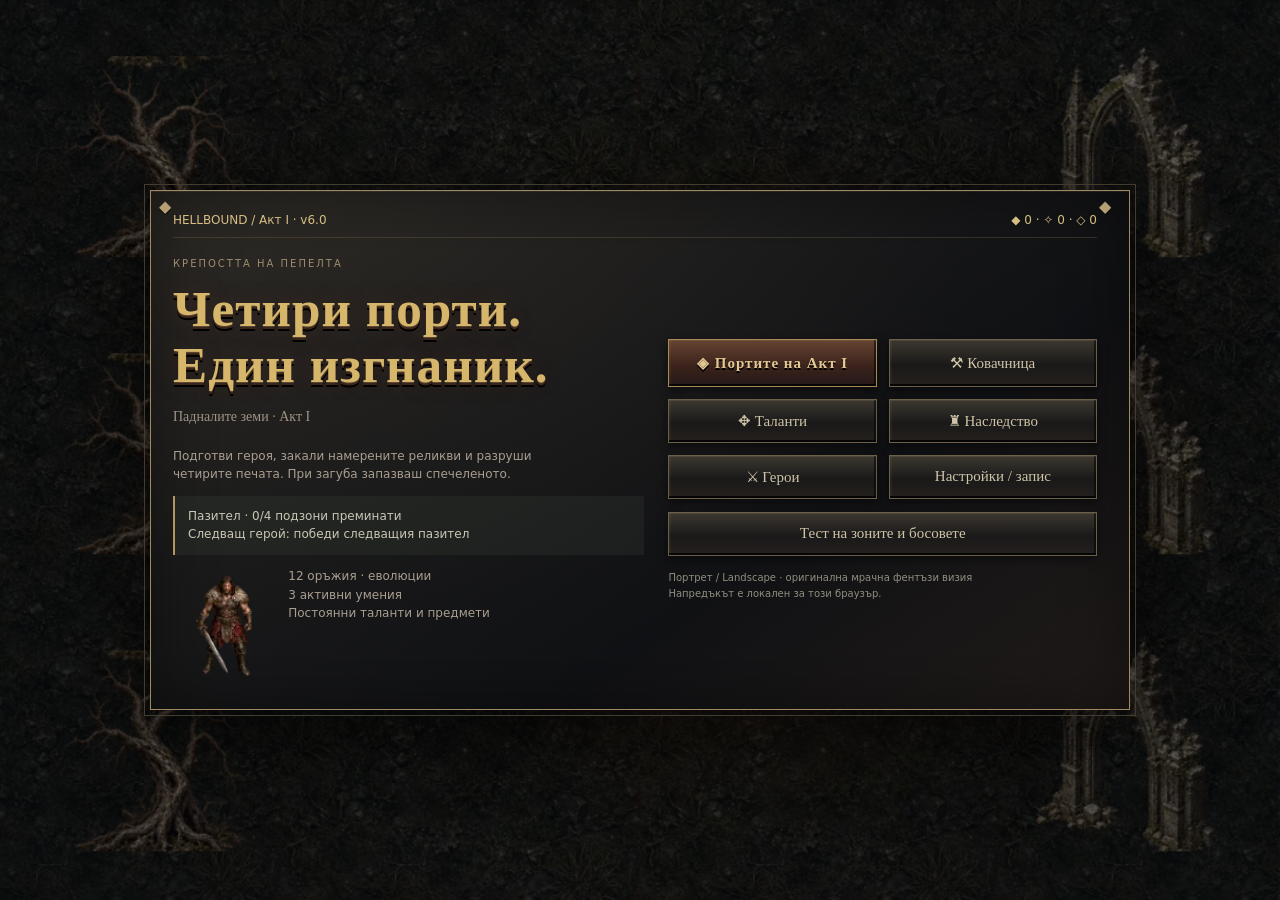
<file: DS-v6.0.html>
<!doctype html>
<html lang="bg"><head><meta charset="utf-8"><meta name="viewport" content="width=device-width, initial-scale=1, maximum-scale=1, user-scalable=no, viewport-fit=cover"><link rel="manifest" href="./manifest.webmanifest"><link rel="icon" href="./icon.svg"><meta name="apple-mobile-web-app-capable" content="yes"><meta name="theme-color" content="#0a0707"><meta name="description" content="Hellbound Survivors — an original offline gothic survival game. One file, touch controls, no network."><title>Hellbound Survivors</title><style>:root{--sat:env(safe-area-inset-top,0px);--sab:env(safe-area-inset-bottom,0px);--sal:env(safe-area-inset-left,0px);--sar:env(safe-area-inset-right,0px)}*{box-sizing:border-box}html,body{margin:0;height:100%;background:#0a0707;overflow:hidden;touch-action:none;user-select:none;-webkit-user-select:none;-webkit-touch-callout:none;overscroll-behavior:none;color:#d9cfb8;font-family:Georgia,'Times New Roman',serif}#stage{position:absolute;width:540px;height:960px;transform-origin:top left;background:#0a0707;overflow:hidden}canvas{display:block;width:540px;height:960px;touch-action:none}#ui{position:absolute;inset:0;pointer-events:none;padding:34px 26px 26px;display:flex;align-items:center;justify-content:center}#ui.show{pointer-events:auto;background:rgba(5,4,5,.73);backdrop-filter:blur(3px)}.panel{width:100%;max-height:890px;overflow:auto;padding:26px 20px;background:linear-gradient(135deg,#272221f5,#100e10fc 60%,#211818);border:1px solid #a48244;outline:1px solid #493821;outline-offset:5px;box-shadow:0 18px 80px #000,inset 0 0 60px #000a;position:relative;text-align:center;scrollbar-width:thin;scrollbar-color:#6a522b #151213;touch-action:pan-y}.panel:before,.panel:after{content:'◆';position:absolute;color:#c8a24a;top:6px;font-size:16px}.panel:before{left:8px}.panel:after{right:8px}h1,h2,h3,p{margin:0}h1{font-size:53px;line-height:.96;letter-spacing:4px;color:#d5b66b;text-shadow:0 2px #4b2914,0 5px #000,0 0 28px #ac35174d}h2{font-size:28px;letter-spacing:3px;color:#d5b66b;margin-bottom:14px}h3{font-size:21px;color:#d9cfb8}.eyebrow{font:12px system-ui,sans-serif;letter-spacing:4px;color:#9d8b6f;margin:10px 0 18px}.rule{height:1px;margin:20px 25px;background:linear-gradient(90deg,transparent,#b78c3d,transparent)}.subtitle{color:#9e9385;font-size:16px;line-height:1.5;margin:12px 0 20px}.small{font:14px/1.55 system-ui,sans-serif;color:#a99e90}.danger{color:#b82c2b}.muted{color:#8c8176}button{font:18px Georgia,serif;cursor:pointer;color:#d9cfb8;background:linear-gradient(#322b27,#181516);border:1px solid #705638;box-shadow:inset 0 0 0 3px #151112,0 3px 9px #0008;min-height:54px;padding:13px 14px;touch-action:manipulation}button:active{filter:brightness(1.4);transform:translateY(1px)}button:disabled{opacity:.42;cursor:default}.primary{background:linear-gradient(#72271c,#35110f);border-color:#a47d39;color:#f2d57a;font-weight:bold;letter-spacing:2px;min-height:65px}.stack{display:grid;gap:11px}.row{display:flex;gap:10px;align-items:center;justify-content:center}.row>*{flex:1}.back{margin-top:18px;width:100%}.crest{font-size:52px;color:#c8a24a;margin:15px 0;text-shadow:0 0 25px #d44b20}.hero-view{height:170px;display:flex;align-items:center;justify-content:center;background:radial-gradient(ellipse,#6d3a212d,transparent 65%);position:relative}.hero-view img{height:145px;image-rendering:pixelated;filter:drop-shadow(0 16px 13px #000)}.tag{display:inline-block;border:1px solid #695131;padding:5px 10px;font:12px system-ui;letter-spacing:1px;color:#c8a24a;margin:8px 0}.card{display:flex;text-align:left;gap:15px;align-items:center;width:100%;margin:10px 0;min-height:132px;padding:17px;background:linear-gradient(110deg,#262222,#121113);border-color:#70604a;animation:arrive .2s ease-out both}.card:nth-child(2){animation-delay:.06s}.card:nth-child(3){animation-delay:.12s}.card img{width:64px;height:64px;image-rendering:pixelated;flex-shrink:0}.card h3{font-size:20px;margin-bottom:5px}.card p{font:14px/1.45 system-ui;color:#afa494}.card .flavor{font:italic 14px Georgia;color:#8f8174;margin-top:7px}.card .rarity{font:11px system-ui;letter-spacing:2px;margin-top:7px}.stat-grid{display:grid;grid-template-columns:1fr 1fr;gap:10px;margin:20px 0}.stat-grid div{border:1px solid #453b2e;padding:13px;font:13px system-ui;color:#a99e90}.stat-grid b{display:block;font:bold 29px Georgia;color:#d5b66b;margin-bottom:4px}.shop-row{display:flex;gap:10px;justify-content:space-between;align-items:center;border-bottom:1px solid #3a3025;padding:13px 0;text-align:left}.shop-row div{max-width:270px}.shop-row button{font-size:15px;min-width:92px}.progress{height:6px;background:#080708;border:1px solid #4e402b;margin:10px 0}.progress i{display:block;height:100%;background:#a48341}.setting{display:flex;text-align:left;justify-content:space-between;gap:15px;align-items:center;margin:15px 0;font:16px system-ui}select{color:#d9cfb8;background:#191617;border:1px solid #80623c;padding:10px;font-size:16px;max-width:190px}input[type=range]{width:165px;accent-color:#b78d43}input[type=checkbox]{width:24px;height:24px;accent-color:#962b22}textarea{width:100%;height:100px;background:#0b090a;color:#d9cfb8;border:1px solid #705638;font:12px monospace;user-select:text;-webkit-user-select:text;padding:10px;touch-action:auto}#toast{position:absolute;left:35px;right:35px;top:160px;text-align:center;padding:14px;color:#f2d57a;background:#130c0deb;border:1px solid #95743f;font:17px Georgia;opacity:0;transition:opacity .2s;pointer-events:none}#toast.on{opacity:1}.result-title{color:#a62b28;font-size:38px;letter-spacing:4px}.victory{color:#e3c47b}.equipment{display:flex;flex-wrap:wrap;gap:8px;justify-content:center;margin:15px 0}.equipment img{width:42px;height:42px;image-rendering:pixelated}.credits{font:11px/1.5 system-ui;color:#766d64;margin-top:20px;letter-spacing:1px}@keyframes arrive{from{opacity:0;transform:translateY(18px)}to{opacity:1;transform:translateY(0)}}
/* The Four Realms */
.v2-title{font-size:44px;letter-spacing:4px}.v2-title span{font-size:31px;letter-spacing:7px}.campaign-summary{padding:4px 30px 20px}.campaign-summary span{font-size:31px;color:#bda471}.campaign-summary small{font:12px system-ui;color:#999081;margin-left:7px}.hero-view img,.equipment img,.card img,.skill-list img{image-rendering:auto}.hero-view{height:155px}.hero-view img{height:165px}.act-tabs{display:grid;grid-template-columns:repeat(4,1fr);gap:8px;margin-bottom:15px}.act-tabs button{font-size:24px;padding:7px;min-height:64px}.act-tabs small{display:block;font:11px system-ui;color:#8b8170;margin-top:3px}.act-tabs .active{border-color:#c5a568;color:#e5cc8f;background:linear-gradient(#554334,#262020)}.zone-cover{background-position:center;background-size:cover;margin:0 -20px 8px;padding:29px 20px 18px;height:168px;text-align:left;box-shadow:inset 0 -50px 50px #100f13}.zone-cover>span{font:11px system-ui;color:#cebd93;letter-spacing:3px}.zone-cover h2{font-size:26px;margin:28px 0 6px;letter-spacing:1px}.zone-cover p{font:12px system-ui;color:#a69c85}.level-path{position:relative;display:grid;gap:7px;padding:8px 0}.level-path:before{content:'';position:absolute;top:22px;bottom:20px;left:24px;width:1px;background:#736144}.level-node{display:flex;position:relative;text-align:left;align-items:center;gap:14px;min-height:74px;padding:10px 12px;background:#18181ad9;border-color:#4a453b;box-shadow:none}.level-node.selected{background:linear-gradient(100deg,#40392b,#1d1b1b);border-color:#bc9b60}.node-number{width:27px;height:27px;border:1px solid #a88a52;background:#28241e;border-radius:50%;text-align:center;line-height:25px;flex-shrink:0;font:16px/25px Georgia;color:#ddc080}.level-node b{font-size:17px;font-weight:normal;color:#d2c7ad}.level-node small{display:block;font:11px/1.45 system-ui;color:#9e947f;margin-top:4px}.locked-node{opacity:.52}.movement-tag{font:13px system-ui;color:#b7a98c;border-block:1px solid #554b38;padding:10px 0;text-align:left}.movement-tag b{color:#dbc99e}.movement-tag small{font:11px Georgia;color:#8b8274;margin-left:8px}.skill-list{display:grid;gap:9px;margin-top:13px;text-align:left}.skill-list>div{display:flex;gap:12px;align-items:center;background:#10111477;border:1px solid #3a3730;padding:9px}.skill-list img{height:43px;width:43px}.skill-list span{flex:1}.skill-list b{font-size:16px;color:#d3c49e;font-weight:normal}.skill-list small{display:block;font:10px system-ui;color:#877f71}.skill-list p{font:12px/1.4 system-ui;color:#aba28e;margin-top:3px}.skill-list em{font:16px Georgia;color:#86a4bc;text-align:center}.skill-list em small{margin-top:4px}.panel{background:linear-gradient(135deg,#262625f7,#111215fc 65%,#272120);border-color:#aa936b}.primary{background:linear-gradient(#65392c,#321c19);border-color:#b19660}.card{background:linear-gradient(110deg,#292b2a,#151618);border-color:#675e4d}

/* A visual skin only: existing dimensions, layout and hit targets are retained. */
.panel{background-color:#111010;background-image:repeating-linear-gradient(17deg,#ffffff02 0px,#ffffff02 1px,#00000000 1px,#00000000 4px),linear-gradient(135deg,#38342ded,#121314fc 57%,#2c2722f5);border-color:#9e8962;outline-color:#423b2f;box-shadow:0 18px 80px #000,inset 0 1px #d4c59b30,inset 0 -1px #000,inset 0 0 70px #000a}.panel:before,.panel:after{color:#b5a073;text-shadow:0 1px #000,0 -1px #eee0b622}button{color:#cfc4a8;background:linear-gradient(#3c3830,#1a1919 55%,#24201d);border-color:#6c5f49;box-shadow:inset 0 1px #ceb98520,inset 0 -2px #050506,inset 2px 0 #bca67210,inset -2px 0 #0008,0 3px 9px #0008}.primary{background:linear-gradient(#654431,#3a221b 58%,#251919);border-color:#a78a57;color:#e2c994;text-shadow:0 2px #000}.card{background:linear-gradient(100deg,#32302bd9,#121415ed);box-shadow:inset 0 0 18px #0007}.hero-view{background:radial-gradient(ellipse,#9c744b18,transparent 65%)}.hero-view img{filter:drop-shadow(0 16px 13px #000) contrast(1.05)}h1{text-shadow:0 1px #e1d6b033,0 3px #3b2518,0 5px #000,0 0 28px #ac35172b}h2{color:#c5b188}.level-node{background:linear-gradient(110deg,#292822eb,#151616eb)}.level-node.selected{background:linear-gradient(100deg,#494032,#24211e);border-color:#ad9469}.node-number{box-shadow:inset 0 1px #d9c49233,inset 0 -2px #0b0c0d}.skill-list>div{background:linear-gradient(120deg,#29292288,#0b0d1088)}.act-tabs .active{background:linear-gradient(#5a4a33,#2c2822);border-color:#baa16e;color:#ddc69a}.progress{box-shadow:inset 0 1px 4px #000}.tag,.movement-tag{border-color:#695b42}.zone-cover{box-shadow:inset 0 -50px 50px #100f13,inset 0 1px #a28e5b22}.stat-grid div{background:linear-gradient(135deg,#39352a22,#090b0c44);box-shadow:inset 0 0 15px #0005}

/* DS-v3.4 presentation: softer materials and restrained motion. */
button{transition:border-color .16s ease,box-shadow .16s ease,filter .12s ease}.panel{background:radial-gradient(ellipse at 18% 0%,#61534028,transparent 57%),linear-gradient(145deg,#242321fa,#101114fc 66%,#211b19fa);box-shadow:0 24px 90px #000b,inset 0 1px #d7c49b16,inset 0 0 65px #0007}.hero-view img{filter:drop-shadow(0 12px 10px #000a) contrast(1.035)}.card{box-shadow:inset 0 1px #eee0af0f,0 4px 13px #0005}.audio-credit{font-size:11px;opacity:.65;margin-top:9px}@media(prefers-reduced-motion:reduce){button,.card{transition:none;animation:none}}

/* Responsive shell; gameplay coordinates follow the visible viewport. */
#stage{position:fixed;inset:0;width:100%;height:100%;transform:none!important}canvas{width:100%;height:100%;image-rendering:auto}#ui{padding:max(14px,env(safe-area-inset-top)) max(18px,env(safe-area-inset-right)) max(14px,env(safe-area-inset-bottom)) max(18px,env(safe-area-inset-left))}#ui.show{backdrop-filter:none;background:#070a0dcc}.panel{width:min(100%,980px);max-height:100%;padding:22px;touch-action:pan-y;overflow:auto;scrollbar-gutter:stable}.panel>h2{font-size:26px}.panel h1{font-size:clamp(29px,4vw,48px)}button{font-size:15px;min-height:44px;padding:11px 13px}.primary{font-size:15px;min-height:48px;letter-spacing:1px}.small{font-size:12px;line-height:1.55}.subtitle{font-size:14px}.eyebrow{font-size:10px;letter-spacing:2px;margin:5px 0 12px}.v6-grid{display:grid;grid-template-columns:repeat(auto-fit,minmax(190px,1fr));gap:12px;text-align:left}.v6-card{padding:15px;border:1px solid #6b604b;background:linear-gradient(120deg,#2b302af0,#11191cf2);min-width:0}.v6-card h3{font-size:19px;margin:6px 0 10px}.v6-card p,.v6-card small{font:12px/1.5 system-ui;color:#aea996;display:block}.v6-card button{width:100%;margin-top:7px}.v6-card.selected{border-color:#d7b570}.v6-card.locked{opacity:.55}.v6-card img.portrait{width:100%;height:100px;object-fit:contain}.v6-layout{display:grid;grid-template-columns:1.1fr 1fr;gap:24px;text-align:left;align-items:center}.v6-town h1{font-size:clamp(32px,4vw,54px);line-height:1.1;letter-spacing:1px}.v6-town .small{max-width:410px}.v6-wallet{font:12px system-ui;color:#d6bd83;display:flex;justify-content:space-between;gap:10px;margin-bottom:15px;border-bottom:1px solid #7d684755;padding-bottom:10px}.v6-notice{font:12px/1.55 system-ui;padding:11px 13px;margin:12px 0;border-left:2px solid #b19660;background:#35403744;text-align:left;color:#cac7b5}.v6-stat{display:flex;justify-content:space-between;font:12px system-ui;border-bottom:1px solid #6f705e33;padding:8px 0}.v6-stat b{color:#dbc390}.v6-actions{display:flex;gap:8px;flex-wrap:wrap;margin:12px 0}.v6-actions button{flex:1}.v6-tag{font:10px system-ui;color:#a9c9a8;letter-spacing:1px}.v6-side{display:grid;grid-template-columns:240px 1fr;gap:18px;text-align:left}.v6-progress{height:5px;background:#080d10;margin:10px 0}.v6-progress i{display:block;height:100%;background:#b69861}.v6-choices{display:grid;grid-template-columns:repeat(3,1fr);gap:10px}.v6-choices .card{display:block;min-height:155px;height:100%;margin:0;padding:13px}.v6-choices .card img{width:45px;height:45px;float:left;margin:0 10px 6px 0}.v6-choices .card h3{font-size:17px}.v6-choices .card p{font-size:12px}.v6-choices .flavor{display:none}.v6-footer{font:10px/1.6 system-ui;color:#918e80;margin-top:14px}#toast{position:fixed;left:50%;right:auto;top:auto;bottom:max(18px,env(safe-area-inset-bottom));transform:translateX(-50%);width:max-content;max-width:85vw;font:13px system-ui;z-index:4}.skill-list{grid-template-columns:repeat(3,1fr)}.skill-list>div{display:block}.hero-view{height:130px}.hero-view img{height:135px}.back{min-height:44px;margin-top:13px}.stat-grid{margin:12px 0}.stat-grid b{font-size:23px}.shop-row{padding:9px 0}.shop-row h3{font-size:17px}.shop-row button{font-size:13px}.setting{font-size:13px;margin:10px 0}.setting select{font-size:13px}.card{min-height:95px}.card h3{font-size:17px}.card p{font-size:12px}.card .flavor{font-size:12px}
@media(max-height:480px) and (orientation:landscape){.panel{padding:15px 20px}.v6-layout{gap:20px}.v6-town h1{font-size:35px}.v6-wallet{margin-bottom:9px;padding-bottom:7px}.v6-town .subtitle{margin:8px 0}.v6-grid{gap:8px}.v6-card{padding:10px}.v6-card h3{font-size:17px}.v6-card p{margin:6px 0}.v6-card img.portrait{height:70px}.v6-footer{margin-top:8px}.v6-notice{padding:8px;margin:8px 0}.hero-view{height:95px}.hero-view img{height:105px}.skill-list>div{padding:7px}.skill-list img{width:33px;height:33px;float:left;margin-right:7px}.v6-choices .card{min-height:120px}.v6-choices .card p{font-size:11px}.crest{font-size:32px;margin:7px 0}.rule{margin:10px}.panel h2{margin-bottom:9px}.zone-cover{height:105px;padding:8px 20px}.zone-cover h2{margin:15px 0 6px}}
@media(orientation:portrait){.panel{padding:18px 14px}.v6-layout,.v6-side{grid-template-columns:1fr;gap:18px}.v6-town h1{font-size:38px}.v6-grid{grid-template-columns:repeat(2,minmax(0,1fr));gap:8px}.v6-card{padding:11px}.v6-card h3{font-size:17px}.v6-choices{grid-template-columns:1fr;gap:9px}.v6-choices .card{min-height:90px}.skill-list{grid-template-columns:1fr}.skill-list>div{display:flex}.v6-wallet{font-size:11px}.v6-actions button{font-size:13px}.hero-view img{height:130px}.v6-footer{font-size:9px}.v6-tag{font-size:9px}}
.v6-town .v6-grid{grid-template-columns:repeat(2,minmax(0,1fr))}
@media(max-height:480px) and (orientation:landscape){.v6-grid{grid-template-columns:repeat(auto-fit,minmax(155px,1fr))}.v6-town img{height:75px!important}.v6-town .small{font-size:11px;line-height:1.45}.v6-town h1{font-size:32px}.v6-town .subtitle{margin:5px 0}.v6-town .v6-notice{font-size:11px}.v6-town .v6-grid button{font-size:13px;padding:9px 8px}}
</style></head><body><div id="stage"><canvas id="game" aria-label="Hellbound Survivors"></canvas><div id="ui"></div><div id="toast" role="status"></div></div><script>'use strict';
let sandboxMode=false,sandboxBoss=false,sandboxOriginalSave=null;

/* ==================== CONFIG / PALETTE ==================== */
const CONFIG={W:540,H:960,STEP:1/60,VERSION:2,MAX_ENEMIES:250};
const PAL={BLACK_VOID:'#0a0707',BLOOD_DARK:'#3a0a0c',BLOOD:'#8a1117',BLOOD_BRIGHT:'#c4201f',HELL_ORANGE:'#e0661a',GOLD:'#c8a24a',GOLD_BRIGHT:'#f2d57a',BONE:'#d9cfb8',STONE_DARK:'#1c1a1a',STONE_MID:'#2e2a29',STONE_LIGHT:'#4a4340',MANA_BLUE:'#2a5fa8',POISON_GREEN:'#5e8a2a',UNHOLY_PURPLE:'#5a2a6e'};
const canvas=document.getElementById('game'),ctx=canvas.getContext('2d',{alpha:false}),stage=document.getElementById('stage'),ui=document.getElementById('ui');
let viewScale=1,dpr=1,state='BOOT',screenName='',run=null,clock=0,frameNo=0,selectedHero=0,selectedStage=0,curseChoice=1,debug=false,timerTaps=0,tapDeadline=0,wake=null;
const TAU=Math.PI*2,clamp=(n,a,b)=>Math.max(a,Math.min(b,n)),lerp=(a,b,t)=>a+(b-a)*t,dist2=(a,b)=>(a.x-b.x)**2+(a.y-b.y)**2,rand=(a,b)=>a+Math.random()*(b-a),pick=a=>a[Math.floor(Math.random()*a.length)],fmt=s=>`${Math.floor(s/60).toString().padStart(2,'0')}:${Math.floor(s%60).toString().padStart(2,'0')}`;
function hash(x,y,s=0){let h=Math.imul(x^s,374761393)+Math.imul(y,668265263);h=Math.imul(h^(h>>>13),1274126177);return (h^(h>>>16))>>>0;}
function seeded(seed){return ()=>{seed|=0;seed=seed+0x6D2B79F5|0;let t=Math.imul(seed^seed>>>15,1|seed);t=t+Math.imul(t^t>>>7,61|t)^t;return ((t^t>>>14)>>>0)/4294967296;};}
/** Fixed-capacity dense pool; reclamation swaps active references without allocation. */
class Pool{constructor(cap){this.cap=cap;this.count=0;this.items=Array.from({length:cap},(_,i)=>({slot:i,alive:false}));}get(){if(this.count===this.cap)return null;const a=this.items[this.count++];a.alive=true;return a;}remove(i){const a=this.items[i];a.alive=false;this.items[i]=this.items[--this.count];this.items[this.count]=a;}clear(){for(let i=0;i<this.count;i++)this.items[i].alive=false;this.count=0;}}
const enemies=new Pool(260),shots=new Pool(720),drops=new Pool(850),particles=new Pool(600),numbers=new Pool(140),effects=new Pool(180),decals=new Pool(260),props=new Pool(130),allies=new Pool(24);
const grid={heads:new Int32Array(4096),next:new Int32Array(260),xs:new Int32Array(260),ys:new Int32Array(260),result:new Int32Array(260),count:0,
 key(x,y){return (Math.imul(x,73856093)^Math.imul(y,19349663))&4095;},
 build(){this.heads.fill(-1);for(let i=0;i<enemies.count;i++){const e=enemies.items[i],x=Math.floor(e.x/64),y=Math.floor(e.y/64),k=this.key(x,y);this.xs[i]=x;this.ys[i]=y;this.next[i]=this.heads[k];this.heads[k]=i;}},
 query(x,y,r){this.count=0;const xa=Math.floor((x-r)/64),xb=Math.floor((x+r)/64),ya=Math.floor((y-r)/64),yb=Math.floor((y+r)/64);for(let gy=ya;gy<=yb;gy++)for(let gx=xa;gx<=xb;gx++){for(let i=this.heads[this.key(gx,gy)];i!==-1;i=this.next[i])if(this.xs[i]===gx&&this.ys[i]===gy)this.result[this.count++]=i;}return this.count;}};
/* ==================== SAVE ==================== */
const SAVE_KEY='hellbound_act1_v6';
function defaultsV1(){return {version:1,gold:0,soulstones:0,meta:{},unlockedHeroes:[0,1],unlockedStages:[0],achievements:[],kills:0,runs:0,wins:[0,0,0],maxLevel:0,best:[0,0,0],tutorialSeen:false,settings:{lang:'bg',music:.3,sfx:.65,mute:false,quality:'auto',shake:.65,vibration:true,numbers:true,joystick:70,opacity:.55}};}
function normalizeSaveV1(x){if(!x||typeof x!=='object'||Array.isArray(x))throw Error('Invalid save');const s=defaults();for(const k of ['gold','soulstones','kills','runs','maxLevel'])s[k]=clamp(Math.floor(Number(x[k])||0),0,1e9);for(const k of ['unlockedHeroes','unlockedStages','achievements','wins','best'])if(Array.isArray(x[k]))s[k]=x[k].filter(v=>Number.isFinite(v)).slice(0,64);if(!s.unlockedHeroes.includes(0))s.unlockedHeroes.unshift(0);if(!s.unlockedHeroes.includes(1))s.unlockedHeroes.push(1);if(!s.unlockedStages.includes(0))s.unlockedStages.unshift(0);s.wins=[0,1,2].map(i=>clamp(Number(s.wins[i])||0,0,1e6));s.best=[0,1,2].map(i=>clamp(Number(s.best[i])||0,0,900));if(x.meta&&typeof x.meta==='object')for(const [k,v] of Object.entries(x.meta))if(/^[a-z]+$/.test(k))s.meta[k]=clamp(Math.floor(Number(v)||0),0,10);if(x.settings&&typeof x.settings==='object')Object.assign(s.settings,x.settings);const a=s.settings;a.lang=a.lang==='en'?'en':'bg';a.quality=['auto','low','medium','high'].includes(a.quality)?a.quality:'auto';for(const k of ['music','sfx','shake','opacity'])a[k]=clamp(Number(a[k])||0,0,1);a.joystick=clamp(Number(a.joystick)||70,45,90);s.tutorialSeen=!!x.tutorialSeen;return s;}
function loadSaveLegacy(){try{const raw=localStorage.getItem(SAVE_KEY);if(raw)return normalizeSave(JSON.parse(raw));}catch(e){try{const raw=localStorage.getItem(SAVE_KEY+'_backup');if(raw)return normalizeSave(JSON.parse(raw));}catch(_){}}return defaults();}
let save=loadSave(),saveAvailable=true;
function persist(){try{const old=localStorage.getItem(SAVE_KEY);if(old){try{normalizeSave(JSON.parse(old));localStorage.setItem(SAVE_KEY+'_backup',old);}catch(_){}}localStorage.setItem(SAVE_KEY,JSON.stringify(save));saveAvailable=true;}catch(_){saveAvailable=false;}}
const STR={en:{begin:'TAP TO BEGIN',play:'Enter the darkness',crypt:'The Crypt',heroes:'Heroes',achievements:'Chronicles',settings:'Settings',back:'Back',menu:'Main menu',chooseHero:'CHOOSE YOUR SOUL',chooseStage:'CHOOSE YOUR DESCENT',start:'Begin the hunt',locked:'Locked',level:'Level',levelup:'A SOUL REFORGED',choose:'Choose one blessing',reroll:'Reroll',banish:'Banish',banishHint:'Tap a card to banish it',continue:'Continue',pause:'SANCTUARY',resume:'Return to battle',quit:'End this run',quitConfirm:'Your run will end and earned gold will be saved.',confirm:'End run',cancel:'Cancel',dead:'YOU HAVE DIED',win:'DARKNESS DEFEATED',retry:'Hunt again',gold:'Gold',kills:'Slain',time:'Survived',hp:'Life',xp:'Souls',skill:'SKILL',dash:'DASH',ready:'Ready',upgrade:'Upgrade',max:'MAX',owned:'Owned',cost:'Cost',chest:'ANCIENT TREASURE',open:'Claim the relics',evolved:'EVOLVED',new:'NEW',common:'COMMON',magic:'MAGIC',rare:'RARE',legendary:'LEGENDARY',music:'Music',sfx:'Effects',mute:'Mute',quality:'Graphics',shake:'Screen shake',vibration:'Vibration',damageNumbers:'Damage numbers',joystick:'Joystick size',opacity:'Joystick opacity',language:'Language',export:'Export save',import:'Import save',copied:'Save text ready below. Copy it somewhere safe.',imported:'Save imported',invalid:'Invalid save text',saveWarning:'Saving unavailable here. Export your save before closing.',tutorial:'Drag on the left to move. Attacks are automatic. Tap the right skill button; tap DASH to evade.',boss:'A DARK PRESENCE AWAKENS',bossDead:'Soulstone claimed',revive:'A SOUL REFUSES DEATH',stage0:'Cursed Graveyard',stage1:'The Catacombs',stage2:'Hellfire Wastes',stageLock:'Defeat the previous stage',best:'Best',curse:'Curse',totalKills:'Total kills',soulstones:'Soulstones',revives:'Revives',notEnough:'Not enough gold',heal:'Restore life',goldGift:'Purse of gold',allMax:'Your power knows no bounds',chestLoot:'Relics strengthen your weapons and blessings.',fullscreen:'Fullscreen',help:'Drag left • skill right • attacks automatic',offline:'ONE FILE · OFFLINE · TOUCH FIRST',original:'An original gothic survival game',unlock:'New soul or realm unlocked',passive:'BLESSING',weapon:'WEAPON',tier:'Tier',minutes:'minutes',sourceNote:'No connection required. Export saves before moving the file.',evolutionHint:'Rank VIII + matching blessing + treasure chest',warning:'DANGER',reaper:'THE REAPER HAS COME',welcome:'The gates are open',newRun:'New run',noRevive:'without reviving',reach:'Reach',killGoal:'Slay',beat:'Defeat',enemyCount:'Enemies',long:'The last gate opens at 12:00. Defeat the Lord of Ruin.',reset:'Reset',health:'Vitality',might:'Might',armor:'Armor',speed:'Swiftness',growth:'Growth',greed:'Greed',luck:'Luck',magnet:'Magnet',reviveStat:'Revival',rerolls:'Rerolls',banishes:'Banishes',amount:'Projectiles',cooldown:'Haste',curseStat:'Curse'},bg:{begin:'ДОКОСНИ ЗА НАЧАЛО',play:'Навлез в мрака',crypt:'Криптата',heroes:'Герои',achievements:'Хроники',settings:'Настройки',back:'Назад',menu:'Главно меню',chooseHero:'ИЗБЕРИ СВОЯ ГЕРОЙ',chooseStage:'ИЗБЕРИ СВОЯ ПЪТ',start:'Започни лова',locked:'Заключено',level:'Ниво',levelup:'ПРЕРОДЕНА ДУША',choose:'Избери една благословия',reroll:'Нови предложения',banish:'Прогони',banishHint:'Докосни карта, за да я прогониш',continue:'Продължи',pause:'УБЕЖИЩЕ',resume:'Обратно в битката',quit:'Приключи опита',quitConfirm:'Опитът ще приключи. Спечеленото злато се запазва.',confirm:'Приключи',cancel:'Отказ',dead:'ТИ ЗАГИНА',win:'МРАКЪТ Е ПОБЕДЕН',retry:'Ловувай отново',gold:'Злато',kills:'Убити',time:'Оцеляване',hp:'Живот',xp:'Души',skill:'УМЕНИЕ',dash:'УКЛОН',ready:'Готово',upgrade:'Подобри',max:'МАКС',owned:'Притежаваш',cost:'Цена',chest:'ДРЕВНО СЪКРОВИЩЕ',open:'Прибери реликвите',evolved:'ЕВОЛЮЦИЯ',new:'НОВО',common:'ОБИКНОВЕНО',magic:'МАГИЧЕСКО',rare:'РЯДКО',legendary:'ЛЕГЕНДАРНО',music:'Музика',sfx:'Ефекти',mute:'Без звук',quality:'Графика',shake:'Трептене на екрана',vibration:'Вибрация',damageNumbers:'Числа за щетите',joystick:'Размер на джойстика',opacity:'Прозрачност',language:'Език',export:'Изнеси запис',import:'Зареди запис',copied:'Записът е в полето. Копирай го на сигурно място.',imported:'Записът е зареден',invalid:'Невалиден запис',saveWarning:'Запазването тук е недостъпно. Изнеси записа преди затваряне.',tutorial:'Плъзгай вляво за движение. Атаките са автоматични. Вдясно са умението и уклонът.',boss:'МРАЧНО ПРИСЪСТВИЕ СЕ ПРОБУЖДА',bossDead:'Получи камък на душите',revive:'ДУШАТА ОТКАЗВА ДА УМРЕ',stage0:'Прокълнатото гробище',stage1:'Катакомбите',stage2:'Адските пустоши',stageLock:'Победи в предишната зона',best:'Рекорд',curse:'Проклятие',totalKills:'Общо убити',soulstones:'Камъни на душите',revives:'Съживявания',notEnough:'Недостатъчно злато',heal:'Възстанови живот',goldGift:'Кесия злато',allMax:'Силата ти няма предел',chestLoot:'Реликвите подсилват оръжията и благословиите ти.',fullscreen:'Цял екран',help:'Движение вляво • умение вдясно • автоматични атаки',offline:'ЕДИН ФАЙЛ · ОФЛАЙН · ТЪЧ УПРАВЛЕНИЕ',original:'Оригинална готическа игра за оцеляване',unlock:'Отключен е нов герой или свят',passive:'БЛАГОСЛОВИЯ',weapon:'ОРЪЖИЕ',tier:'Ранг',minutes:'минути',sourceNote:'Не изисква връзка. Изнасяй записа, преди да местиш файла.',evolutionHint:'Ранг VIII + съответна благословия + сандък',warning:'ОПАСНОСТ',reaper:'ЖЪТВАРЯТ ДОЙДЕ',welcome:'Портите са отворени',newRun:'Нов опит',noRevive:'без съживяване',reach:'Достигни',killGoal:'Убий',beat:'Победи',enemyCount:'Врагове',long:'Последната порта се отваря в 12:00. Победи Владетеля на разрухата.',reset:'Нулирай',health:'Жизненост',might:'Мощ',armor:'Броня',speed:'Бързина',growth:'Развитие',greed:'Алчност',luck:'Късмет',magnet:'Привличане',reviveStat:'Възкресение',rerolls:'Нови избори',banishes:'Прогонвания',amount:'Снаряди',cooldown:'Ускорение',curseStat:'Проклятие'}};
const T=k=>STR[save.settings.lang][k]||STR.en[k]||k,L=a=>Array.isArray(a)?a[save.settings.lang==='bg'?1:0]:a;
function toast(s){const t=document.getElementById('toast');t.textContent=s;t.classList.add('on');clearTimeout(toast.id);toast.id=setTimeout(()=>t.classList.remove('on'),3500);}
function vibrate(n){if(save.settings.vibration)try{navigator.vibrate?.(n);}catch(_){}}
/* ==================== AUDIO ==================== */
const Sound={ac:null,master:null,music:null,sfx:null,voices:0,next:0,beat:0,drone:null,noiseBuffer:null,
 unlock(){try{if(!this.ac){const A=window.AudioContext||window.webkitAudioContext;if(!A)return;this.ac=new A();this.master=this.ac.createGain();this.music=this.ac.createGain();this.sfx=this.ac.createGain();this.music.connect(this.master);this.sfx.connect(this.master);this.master.connect(this.ac.destination);const f=this.ac.createBiquadFilter();f.type='lowpass';f.frequency.value=300;f.connect(this.music);for(const hz of [55,55.4,82.5]){const o=this.ac.createOscillator(),g=this.ac.createGain();o.type='sawtooth';o.frequency.value=hz;g.gain.value=.023;o.connect(g);g.connect(f);o.start();}this.next=this.ac.currentTime+.1;}this.ac.resume().catch(()=>{});this.volumes();}catch(_){this.ac=null;}},
 volumes(){if(!this.ac)return;this.master.gain.value=save.settings.mute?0:1;this.music.gain.value=save.settings.music;this.sfx.gain.value=save.settings.sfx;},
 tone(hz,dur=.15,vol=.1,type='sine',bus=null,when=0,end=0){if(!this.ac||this.ac.state!=='running'||this.voices>=16)return;try{const t=when||this.ac.currentTime,o=this.ac.createOscillator(),g=this.ac.createGain();this.voices++;o.type=type;o.frequency.setValueAtTime(hz*rand(.96,1.04),t);if(end)o.frequency.exponentialRampToValueAtTime(Math.max(15,end),t+dur);g.gain.setValueAtTime(.0001,t);g.gain.exponentialRampToValueAtTime(Math.max(.001,vol),t+.008);g.gain.exponentialRampToValueAtTime(.0001,t+dur);o.connect(g);g.connect(bus||this.sfx);o.start(t);o.stop(t+dur+.02);o.onended=()=>{o.disconnect();g.disconnect();this.voices--;};}catch(_){this.voices=Math.max(0,this.voices-1);}},
 noise(dur=.15,vol=.07,cut=1200){if(!this.ac||this.voices>13)return;try{const a=this.ac;if(!this.noiseBuffer){const n=Math.ceil(a.sampleRate),b=a.createBuffer(1,n,a.sampleRate),d=b.getChannelData(0);for(let i=0;i<n;i++)d[i]=Math.random()*2-1;this.noiseBuffer=b;}const s=a.createBufferSource(),f=a.createBiquadFilter(),g=a.createGain();this.voices++;s.buffer=this.noiseBuffer;f.type='lowpass';f.frequency.value=cut;g.gain.setValueAtTime(vol,a.currentTime);g.gain.exponentialRampToValueAtTime(.0001,a.currentTime+dur);s.connect(f);f.connect(g);g.connect(this.sfx);s.start();s.stop(a.currentTime+dur);s.onended=()=>{s.disconnect();f.disconnect();g.disconnect();this.voices--;};}catch(_){}},
 play(k){if(!this.ac||save.settings.mute)return;const a=this.ac.currentTime;switch(k){case 'slash':this.noise(.12,.09,1600);break;case 'bow':this.tone(320,.12,.06,'triangle',null,0,110);break;case 'fire':this.noise(.25,.08,700);this.tone(110,.2,.06,'sawtooth',null,0,35);break;case 'hit':this.tone(85,.08,.05,'triangle',null,0,30);break;case 'crit':this.noise(.07,.08,3200);break;case 'coin':this.tone(980,.11,.035);break;case 'xp':if(frameNo%7===0)this.tone(450+(run?.level||1)*25,.07,.018);break;case 'level':for(let i=0;i<4;i++)this.tone([220,277,330,440][i],.65,.04,'triangle',null,a+i*.09);break;case 'hurt':this.tone(70,.22,.16,'sine',null,0,25);break;case 'boss':this.tone(47,1.5,.16,'sawtooth',null,0,30);this.noise(.8,.12,450);break;case 'chest':for(let i=0;i<5;i++)this.tone(220*2**(i/5),.6,.05,'triangle',null,a+i*.12);break;default:this.tone(170,.07,.05,'triangle');}},
 tick(){if(!this.ac||this.ac.state!=='running')return;const a=this.ac,t=a.currentTime;if(this.next<t-.2)this.next=t+.03;while(this.next<t+.15){const boss=run&&run.bosses>0&&state==='RUN',b=this.beat++,w=this.next;if(b%8===0){this.tone([110,103.83,82.41,98][Math.floor(b/8)%4],2.6,.04,'sine',this.music,w);this.tone(330,3,.012,'sine',this.music,w);}if(boss||run&&run.time>240){if(b%2===0)this.tone(boss?53:48,.32,boss?.08:.035,'sine',this.music,w,25);if(boss&&b%4===2)this.tone(82.5,.13,.04,'triangle',this.music,w);}this.next+=boss?.36:.65;}},
 suspend(){this.ac?.suspend().catch(()=>{});}};


/* ==================== SPRITES / PROCEDURAL ART ==================== */
const sprites={},whiteSprites={},icons={},floorTiles=[],glows={},spriteUrls={};
function surface(w,h){const c=document.createElement('canvas');c.width=w;c.height=h;return c;}
function poly(c,pts,fill,stroke='#090708',width=1){c.beginPath();c.moveTo(pts[0],pts[1]);for(let i=2;i<pts.length;i+=2)c.lineTo(pts[i],pts[i+1]);c.closePath();c.fillStyle=fill;c.fill();if(stroke){c.strokeStyle=stroke;c.lineWidth=width;c.stroke();}}
function rect(c,x,y,w,h,color){c.fillStyle=color;c.fillRect(x,y,w,h);}
function line(c,x,y,a,b,color,w=1){c.strokeStyle=color;c.lineWidth=w;c.beginPath();c.moveTo(x,y);c.lineTo(a,b);c.stroke();}
function ellipse(c,x,y,rx,ry,color){c.fillStyle=color;c.beginPath();c.ellipse(x,y,rx,ry,0,0,TAU);c.fill();}
/** Cache a shaded, outlined low-resolution humanoid or monster. */
function makeActor(id,kind,color,accent,large=false){const s=surface(64,80),c=s.getContext('2d');c.imageSmoothingEnabled=false;
 const bone=kind==='skeleton'||kind==='archer',bat=kind==='bat',ghost=kind==='wraith'||kind==='shade',beast=kind==='imp'||kind==='demon'||kind==='boss2'||kind==='reaper';
 if(bat){poly(c,[31,39,18,23,2,22,8,40,2,49,19,44,29,53],color);poly(c,[33,39,46,23,62,22,56,40,62,49,45,44,35,53],color);ellipse(c,32,43,7,12,'#35202c');line(c,9,28,28,43,accent);line(c,55,28,36,43,accent);rect(c,27,36,3,2,'#d87553');rect(c,34,36,3,2,'#d87553');}
 else{if(ghost)poly(c,[23,35,42,35,49,70,38,64,33,74,25,65,16,72],color);else{poly(c,[24,49,31,49,30,71,21,71,21,66],bone?'#9c927f':'#242023');poly(c,[34,49,41,49,45,69,35,71,34,63],bone?'#c5bba5':'#302a29');rect(c,18,69,14,4,'#141214');rect(c,34,69,14,4,'#141214');}
 poly(c,[21,26,42,25,47,49,37,58,22,52,19,40],color);poly(c,[22,27,31,25,30,49,23,48],accent,null);poly(c,[34,27,42,28,43,48,34,53],color,null);line(c,25,33,40,33,bone?'#252122':accent,2);line(c,24,39,39,40,'#342a27',1);rect(c,22,49,21,4,'#31251c');rect(c,30,49,5,4,PAL.GOLD);
 poly(c,[21,28,16,29,12,47,18,51,24,35],color);poly(c,[43,28,49,30,54,46,48,49,40,35],color);rect(c,12,45,6,7,bone?'#d9cfb8':'#b09a84');rect(c,48,45,6,7,bone?'#d9cfb8':'#b09a84');
 if(kind==='leech'){ellipse(c,31,46,14,21,'#5c1522');for(let i=0;i<5;i++)line(c,21,35+i*6,42,36+i*6,'#8b2838',2);ellipse(c,31,25,8,8,'#1b090e');}
 else{poly(c,[24,11,36,8,43,16,40,28,33,32,24,27,21,18],bone?'#d9cfb8':(beast?color:'#a18c75'));poly(c,[24,12,33,10,31,25,24,24],bone?'#eee0c3':'#c0a98c',null);rect(c,24,19,5,3,'#171116');rect(c,34,18,5,3,'#171116');rect(c,25,20,3,1,accent);rect(c,35,19,3,1,accent);line(c,29,27,35,26,'#443029');
 if(beast){poly(c,[23,16,14,4,23,8,28,13],accent);poly(c,[37,11,49,2,44,16],accent);if(kind==='boss2')poly(c,[20,32,7,18,2,42,13,37,18,52],color);}
 else if(!bone){poly(c,[20,19,22,8,31,3,41,9,44,19,35,15,28,17],kind==='cultist'||kind==='necromancer'?'#292036':color);line(c,23,10,31,7,accent,2);}}
 if(kind==='warrior'||kind==='revenant'||kind==='paladin'||kind==='bloodknight'){poly(c,[15,28,24,24,28,34,16,36],accent);poly(c,[39,25,47,25,51,35,40,35],accent);poly(c,[28,6,37,6,39,24,26,24],color);line(c,26,16,39,16,'#080709',3);line(c,32,7,31,22,accent,2);poly(c,[48,46,53,46,56,14,53,8,50,18],kind==='bloodknight'?'#a84b45':'#b3b5aa');line(c,46,46,59,46,PAL.GOLD,2);}
 else if(kind==='hunter'||kind==='archer'){c.strokeStyle='#9c7644';c.lineWidth=3;c.beginPath();c.arc(46,38,17,-1.3,1.3);c.stroke();line(c,50,21,50,54,'#d5c3a1');}
 else if(['sorceress','necromancer','cultist','gravewarden'].includes(kind)){line(c,49,61,51,17,'#89613d',3);ellipse(c,51,15,5,6,accent);rect(c,50,11,2,5,'#ead8bb');}
 else if(kind==='boss0'){poly(c,[46,41,62,40,62,57,47,55],'#777365');line(c,51,40,50,66,'#66472e',4);poly(c,[21,37,44,35,44,55,24,55],'#6e2422');}
 else if(kind==='boss1'){poly(c,[20,28,44,28,50,70,30,62,15,70],'#6a1b2b');poly(c,[24,11,28,3,33,9,38,2,42,12],PAL.GOLD);}
 else if(kind==='reaper'){line(c,48,72,50,10,'#8c8063',3);poly(c,[49,11,33,7,17,16,7,31,15,22,34,17,49,18],'#b5bdac');}}
 sprites[id]=s;const w=surface(64,80),wc=w.getContext('2d');wc.drawImage(s,0,0);wc.globalCompositeOperation='source-in';wc.fillStyle='#eee9db';wc.fillRect(0,0,64,80);whiteSprites[id]=w;return s;}
function makeProp(id){const s=surface(80,110),c=s.getContext('2d');if(id==='tree'){poly(c,[35,100,39,63,25,43,11,40,24,35,19,17,30,32,43,45,48,27,43,9,53,24,65,11,60,34,50,56,49,100],'#1b191a');line(c,42,94,44,51,'#44403a',3);line(c,44,53,29,35,'#36322d',2);}
 else if(id==='grave'){poly(c,[21,95,23,53,28,43,48,43,57,53,59,95],'#343434');poly(c,[24,91,26,54,31,47,46,47,53,55,54,91],'#55514a');line(c,29,48,48,48,'#82796c');line(c,39,57,39,78,'#242121',3);line(c,31,64,47,64,'#242121',3);line(c,46,76,40,83,'#242121');rect(c,15,94,50,6,'#292727');}
 else if(id==='pillar'){rect(c,19,32,43,65,'#2a2828');rect(c,23,34,8,59,'#55504a');rect(c,34,34,5,59,'#3f3b37');rect(c,17,27,48,9,'#5a5248');rect(c,14,95,54,10,'#4c453d');poly(c,[18,27,40,10,63,27],'#49433d');line(c,19,28,60,28,'#86745a',2);}
 else if(id==='torch'){rect(c,35,58,10,40,'#3d2e20');poly(c,[28,57,53,57,47,75,34,75],'#675443');poly(c,[31,56,34,40,40,47,44,25,48,47,51,55],PAL.HELL_ORANGE,null);poly(c,[36,56,41,42,45,55],PAL.GOLD_BRIGHT,null);}
 else if(id==='urn'){poly(c,[25,69,29,60,25,55,52,55,48,62,56,75,53,96,28,96,22,78],'#66523d');ellipse(c,39,56,14,4,'#271e18');line(c,28,71,30,89,'#9b815b',3);line(c,27,94,52,94,'#33251d',2);}
 else if(id==='bones'){for(let i=0;i<7;i++){const x=16+i*7,y=84+(i%3)*5;line(c,x,y,x+10,y-12,'#8d8574',3);ellipse(c,x,y,3,2,'#a69c85');}ellipse(c,36,80,9,8,'#aba18a');rect(c,30,78,4,3,'#171416');rect(c,39,78,4,3,'#171416');}
 sprites[id]=s;}
function makeIcon(id,i,type='weapon'){const s=surface(48,48),c=s.getContext('2d');rect(c,0,0,48,48,'#0c0b0c');rect(c,2,2,44,44,'#302923');rect(c,4,4,40,40,'#171516');c.strokeStyle='#9b783d';c.strokeRect(1.5,1.5,45,45);const colors=[PAL.BONE,PAL.GOLD,PAL.HELL_ORANGE,'#aaad9c','#d9c879','#b1aaa3','#5c97b3',PAL.POISON_GREEN,PAL.BLOOD_BRIGHT,'#9889ad',PAL.GOLD,'#b74742'];const color=type==='weapon'?colors[i%12]:['#bba06f','#7a9ba8','#ca782d','#a89b83','#e3cf82','#ab3835','#7895a9','#779346','#ad4b54','#8c789a','#d6b15c','#8d75a3','#d4b357','#91a1a5','#d7bb55','#9a425b'][i];
 if(type==='weapon'){switch(i){case 0:case 9:poly(c,[13,36,17,26,33,10,37,10,37,14,21,30],color);line(c,13,25,25,37,PAL.GOLD,3);break;case 1:c.strokeStyle=color;c.lineWidth=3;c.beginPath();c.arc(17,24,16,-1.3,1.3);c.stroke();line(c,21,8,21,40,'#a29b89');line(c,10,26,39,20,'#bcb7a3',2);break;case 2:poly(c,[22,37,16,27,18,18,24,23,29,8,35,24,32,33],color);poly(c,[23,34,24,24,29,28],PAL.GOLD_BRIGHT,null);break;case 3:case 11:ellipse(c,24,22,11,12,color);rect(c,17,19,5,5,'#151016');rect(c,26,19,5,5,'#151016');line(c,20,33,28,33,'#151016',2);if(i===11){c.strokeStyle='#bab6a1';c.lineWidth=2;c.beginPath();c.arc(24,24,18,2.7,6);c.stroke();}break;case 4:poly(c,[28,6,13,26,23,25,18,42,36,19,25,21],color);break;case 5:line(c,15,38,31,10,'#8f6945',4);poly(c,[24,15,36,13,40,22,28,28],color);break;case 6:for(let j=0;j<6;j++){const a=j*TAU/6;line(c,24,24,24+Math.cos(a)*18,24+Math.sin(a)*18,color,2);}ellipse(c,24,24,5,5,'#c7dfde');break;case 7:poly(c,[20,9,29,9,28,19,37,34,33,39,15,39,11,34,21,19],color);rect(c,18,9,13,4,'#b4a47e');break;case 8:for(let j=0;j<5;j++){line(c,9+j*7,15+j%2*12,15+j*7,27-j%2*12,color,3);}break;case 10:poly(c,[15,38,17,14,24,7,31,14,33,38],color);rect(c,19,20,10,8,'#261411');break;}}
 else{const a=i%4;if(a===0)poly(c,[24,9,37,22,24,39,11,22],color);else if(a===1){c.strokeStyle=color;c.lineWidth=4;c.beginPath();c.arc(24,25,13,0,TAU);c.stroke();ellipse(c,18,18,3,3,'#dfd2ad');}else if(a===2)poly(c,[24,8,37,15,34,32,24,40,14,32,11,15],color);else{poly(c,[17,10,31,10,29,20,36,34,30,39,18,39,12,34,19,20],color);}}
 icons[id]=s;return s;}
function makeFloor(b,variant){const s=surface(128,128),c=s.getContext('2d'),r=seeded(hash(b,variant,61));rect(c,0,0,128,128,['#222526','#242121','#2d211e'][b]);for(let yy=0;yy<4;yy++)for(let xx=0;xx<4;xx++){const x=xx*32+(yy%2)*16-16,y=yy*32,shade=Math.floor(r()*12);rect(c,x+1,y+1,30,30,`rgb(${36+shade+(b===2?9:0)},${35+shade},${34+shade})`);line(c,x+2,y+2,x+29,y+2,'#45413a');line(c,x+2,y+3,x+2,y+28,'#383835');if(r()>.5){line(c,x+8,y+4,x+17,y+13,'#181819');line(c,x+17,y+13,x+14,y+25,'#191819');}}
 for(let i=0;i<330;i++){const v=Math.floor(r()*50);rect(c,r()*128,r()*128,r()*2+1,1,`rgba(${v+40},${v+39},${v+30},${r()*.35})`);}if(b===0){for(let i=0;i<28;i++)rect(c,r()*128,r()*128,2+r()*5,1+r()*3,'#33403355');}if(b===2){line(c,12,16,46,40,'#693021');line(c,46,40,38,67,'#55271d');line(c,38,67,85,100,'#673024');}return s;}
function makeGlow(color){const s=surface(256,256),c=s.getContext('2d'),g=c.createRadialGradient(128,128,0,128,128,128);g.addColorStop(0,color);g.addColorStop(.25,color);g.addColorStop(1,'transparent');c.fillStyle=g;c.fillRect(0,0,256,256);return s;}
function buildArtV1(){const defs=[['hero0','warrior','#63656a','#bab9a9'],['hero1','hunter','#3a4b3d','#9aaf85'],['hero2','sorceress','#423251','#a78ec5'],['hero3','necromancer','#2f2e35','#9baf7c'],['hero4','paladin','#a18f6b','#d9c894'],['hero5','bloodknight','#541e2a','#b75352'],['imp','imp','#7f3527','#ce8d54'],['zombie','zombie','#4d5941','#8a9470'],['skeleton','skeleton','#b9b09a','#dbcbb1'],['bat','bat','#493542','#977284'],['archer','archer','#99947f','#bdb59c'],['ghoul','ghoul','#666354','#b1ae93'],['cultist','cultist','#482a42','#b8617c'],['leech','leech','#662635','#b94353'],['revenant','revenant','#444b51','#9e9c8c'],['demon','demon','#78382a','#de8d43'],['wraith','wraith','#38424e','#92b1ba'],['gravewarden','gravewarden','#46443d','#a5a08b'],['plague','zombie','#586135','#a4b35d'],['shade','shade','#302b3b','#b48fba'],['boss0','boss0','#8b6659','#bc9d7b'],['boss1','boss1','#612a35','#c86c6a'],['boss2','boss2','#5f3932','#db934a'],['reaper','reaper','#29252d','#b7ab97']];for(const a of defs)makeActor(...a);for(const id of ['grave','tree','pillar','torch','urn','bones'])makeProp(id);for(let b=0;b<3;b++){floorTiles[b]=[];for(let v=0;v<4;v++)floorTiles[b].push(makeFloor(b,v));}glows.light=makeGlow('rgba(255,255,255,1)');glows.warm=makeGlow('rgba(212,110,44,.24)');glows.fire=makeGlow('rgba(230,88,22,.65)');glows.blue=makeGlow('rgba(83,149,222,.58)');glows.fog=makeGlow('rgba(146,151,151,.08)');glows.blood=makeGlow('rgba(115,6,12,.6)');for(let i=0;i<12;i++)makeIcon('w'+i,i);for(let i=0;i<16;i++)makeIcon('p'+i,i,'passive');}
function getImage(id){return window.ASSETS?.[id]||sprites[id]||icons[id];}
function imageURL(id){if(!spriteUrls[id])spriteUrls[id]=(getImage(id)||icons.w0).toDataURL();return spriteUrls[id];}
/* ==================== COMPLETE CONTENT DATA ==================== */
const WDEFS=[
 [['Rusted Sword','Ръждив меч'],['Blade of Ruin','Острие на разрухата'],'slash',0,18,1.05,100,1,'#c9c3ac'],
 [["Hunter’s Bow",'Ловен лък'],['Storm Volley','Бурен залп'],'arrow',1,15,.95,360,1,'#c8b17b'],
 [['Fireball Staff','Огнен жезъл'],['Meteor Rain','Метеоритен дъжд'],'fire',2,26,1.9,65,1,'#e0661a'],
 [['Bone Orbit','Костен кръг'],['Death Halo','Ореол на смъртта'],'orbit',3,13,.55,82,2,'#d9cfb8'],
 [['Holy Smite','Свещен удар'],['Wrath of Heaven','Небесен гняв'],'smite',4,30,2.4,70,1,'#f2d57a'],
 [['Throwing Axes','Хвърлящи брадви'],["Executioner’s Rain",'Дъжд на палача'],'axe',5,22,1.5,330,2,'#b9b5a8'],
 [['Frost Nova','Ледена нова'],['Absolute Zero','Абсолютна нула'],'frost',6,19,3.3,130,1,'#719cbb'],
 [['Poison Flask','Отровна колба'],['Plague Cloud','Чумен облак'],'poison',7,8,2.2,65,1,'#7d9a3e'],
 [['Chain Whip','Верижен камшик'],["Vampire’s Lash",'Вампирски бич'],'whip',8,23,1.3,155,1,'#ba665d'],
 [['Spectral Daggers','Призрачни ками'],['Phantom Barrage','Призрачен бараж'],'dagger',9,12,.55,450,1,'#9a87b5'],
 [['Ward Totem','Тотем пазител'],['Idol of Judgement','Идол на възмездието'],'totem',10,15,3.2,105,1,'#cfb36c'],
 [['Blood Scythe','Кървава коса'],["Reaper’s Harvest",'Жътва на смъртта'],'scythe',11,23,1.8,120,1,'#bc4f52']];
const WEAPONS=WDEFS.map((a,i)=>({id:i,name:a[0],evo:a[1],behavior:a[2],passive:a[3],color:a[8],rarity:i%4===0?0:i%3===0?2:1,desc:[['Automatic strikes. Rank VIII can evolve.','Автоматични удари. Ранг VIII може да еволюира.'],['Piercing arrows seek the nearest foe.','Пробивни стрели към най-близкия враг.'],['Explosive fireballs scorch clustered enemies.','Експлозивни кълба изгарят групи врагове.'],['Skulls circle the hero, damaging on contact.','Черепи обикалят героя и нанасят щети.'],['Holy lightning chains between enemies.','Свещена мълния прескача между враговете.'],['Heavy axes arc through multiple enemies.','Тежки брадви преминават през враговете.'],['An icy ring damages and slows enemies.','Леден кръг наранява и забавя враговете.'],['Poison lingers on the ground.','Отрова остава върху земята.'],['Alternating lashes reach through crowds.','Редуващи се удари достигат през тълпата.'],['Fast spectral blades follow your movement.','Бързи призрачни остриета следват движението.'],['Dropped wards pulse with sacred power.','Поставени тотеми пулсират със свещена сила.'],['A sweeping scythe steals life on kills.','Косата поразява в кръг и отнема живот.']][i],flavor:[['Steel remembers every soul.','Стоманата помни всяка душа.'],['From silence comes the last breath.','От тишината идва последният дъх.'],['Even the dead fear the flame.','Дори мъртвите се боят от пламъка.']][i%3],levels:Array.from({length:8},(_,lv)=>({damage:Math.round(a[4]*(1+lv*.23)),cooldown:a[5]*(1-lv*.035),radius:a[6]*(1+lv*.045),amount:a[7]+([1,2,3,5,9,10].includes(i)?Math.floor(lv/3):i===3?Math.floor(lv/2):0),pierce:1+Math.floor(lv/2),duration:2.5+lv*.24}))}));
const PASSIVES=[
 [['Whetstone','Точило'],'might',.1,['+10% damage','+10% щети']],[["Quiver of Wind",'Колчан на вятъра'],'projectile',.12,['+12% projectile speed','+12% скорост на снарядите']],
 [['Ember Heart','Жарко сърце'],'area',.1,['+10% attack area','+10% обхват']], [['Grave Dust','Гробна пепел'],'duration',.12,['+12% duration','+12% продължителност']],
 [['Sacred Oil','Свещено масло'],'cooldown',.06,['−6% cooldown','−6% време за презареждане']], [['Bloodlust Band','Пръстен на кръвожадността'],'crit',.06,['+6% critical chance','+6% критичен шанс']],
 [['Frozen Heart','Ледено сърце'],'armor',1,['+1 armor','+1 броня']], [['Rotten Herb','Гнила билка'],'regen',.35,['+0.35 life per second','+0.35 живот в секунда']],
 [['Crimson Vial','Алена ампула'],'health',.15,['+15% maximum life','+15% максимален живот']], [['Shadow Cloak','Сенчесто наметало'],'speed',.08,['+8% movement speed','+8% скорост на движение']],
 [['Idol Fragment','Отломка от идол'],'amount',1,['+1 projectile','+1 снаряд']], [['Soul Jar','Делва за души'],'growth',.1,['+10% experience','+10% опит']],
 [['Lucky Coin','Монета на късмета'],'luck',.1,['+10% luck','+10% късмет']], [['Magnet Stone','Магнитен камък'],'magnet',25,['+25 soul attraction','+25 привличане на души']],
 [['Gold Ring','Златен пръстен'],'greed',.12,['+12% gold','+12% злато']], [['Cursed Skull','Прокълнат череп'],'curse',.1,['+10% enemies and rewards','+10% врагове и награди']]
].map((a,i)=>({id:i,name:a[0],stat:a[1],value:a[2],desc:a[3],levels:Array.from({length:5},(_,lv)=>a[2]*(lv+1))}));
const ENEMIES=[
 ['imp',['Fallen Imp','Паднал бес'],15,62,8,2,13,'seek',0,70,0],['bat',['Carrion Bat','Мършояден прилеп'],10,86,5,1,12,'bat',0,30,0],
 ['zombie',['Shambling Zombie','Влачещо зомби'],45,33,12,4,17,'seek',1,35,0],['skeleton',['Skeleton Soldier','Скелет воин'],32,49,10,3,15,'skeleton',2,35,0],
 ['archer',['Skeleton Archer','Скелет стрелец'],27,40,9,4,14,'archer',1.6,19,0],['ghoul',['Ghoul','Гул'],48,69,13,5,16,'lunge',2.5,22,0],
 ['cultist',['Cultist','Култист'],40,39,11,5,15,'cultist',4,18,.05],['revenant',['Armored Revenant','Брониран отмъстител'],115,34,18,8,20,'seek',6,20,.35],
 ['leech',['Blood Leech','Кървава пиявица'],35,91,7,5,12,'leech',6,25,0],['wraith',['Wraith','Привидение'],65,61,15,7,17,'phase',8,20,.05],
 ['demon',['Fire Demon','Огнен демон'],90,48,18,9,20,'fire',8,22,.1],['gravewarden',['Gravewarden','Гробен страж'],140,31,18,12,23,'summon',8,10,.12],
 ['plague',['Plague Bearer','Чумоносец'],135,38,20,12,22,'plague',10,20,.1],['shade',['Shade Stalker','Сенчест преследвач'],72,76,19,10,16,'teleport',10,25,.05]
].map((a,i)=>({id:i,sprite:a[0],name:a[1],hp:a[2],speed:a[3],damage:a[4],xp:a[5],size:a[6],behavior:a[7],minMinute:a[8],weight:a[9],resist:a[10],goldChance:.13,dropTable:['xp','gold','health','magnet','grenade']}));
const BOSSES=[{name:['The Flesh Butcher','Месарят'],hp:2300,speed:39,damage:25,size:39,sprite:'boss0'}, {name:['The Blood Countess','Кървавата графиня'],hp:5100,speed:55,damage:28,size:32,sprite:'boss1'}, {name:['Lord of Ruin','Владетелят на разрухата'],hp:10000,speed:33,damage:35,size:46,sprite:'boss2'}];
const MODIFIERS=[['Fast','Бърз'],['Fire-Enchanted','Огнен'],['Frozen Aura','Ледена аура'],['Teleporting','Телепортиращ'],['Extra Strong','Могъщ'],['Vampiric','Вампирски'],['Shielded','Защитен'],['Cursed','Прокълнат']];
const WAVES=[{end:60,interval:1},{end:120,interval:.8},{end:180,interval:.7},{end:240,interval:.6},{end:360,interval:.5},{end:480,interval:.45},{end:600,interval:.4},{end:720,interval:.3},{end:1e9,interval:.45}];
const HEROES=[
 {name:['Warrior','Воин'],weapon:0,trait:['+2 armor, +20% melee damage','+2 броня, +20% щети в близък бой'],skill:['Whirlwind','Вихрушка'],cd:18,hint:['Available','Достъпен']},
 {name:['Hunter','Ловец'],weapon:1,trait:['+15% speed, +10% critical chance','+15% скорост, +10% критичен шанс'],skill:['Arrow Storm','Буря от стрели'],cd:20,hint:['Available','Достъпен']},
 {name:['Sorceress','Магьосница'],weapon:2,trait:['+25% area, −20% maximum life','+25% обхват, −20% максимален живот'],skill:['Blizzard','Виелица'],cd:24,hint:['Reach level 15','Достигни ниво 15']},
 {name:['Necromancer','Некромант'],weapon:3,trait:['+1 projectile, chance to raise slain foes','+1 снаряд, шанс за възкресяване на убити'],skill:['Raise Dead','Възкреси мъртвите'],cd:25,hint:['Slay 1000 enemies in total','Убий общо 1000 врагове']},
 {name:['Paladin','Паладин'],weapon:4,trait:['+1 regeneration, +25% duration','+1 регенерация, +25% продължителност'],skill:['Consecration','Освещаване'],cd:24,hint:['Defeat the Graveyard','Победи в Гробището']},
 {name:['Blood Knight','Кървав рицар'],weapon:11,trait:['Life stolen on kills','Отнема живот при убийство'],skill:['Blood Nova','Кървава нова'],cd:20,hint:['Defeat Catacombs without a revive','Победи в Катакомбите без съживяване']}
];
const META=[['health',10,60,.08],['might',10,70,.05],['armor',5,100,1],['speed',5,80,.05],['growth',5,80,.06],['greed',5,60,.08],['luck',5,90,.05],['magnet',5,60,15],['reviveStat',3,650,1],['rerolls',5,120,1],['banishes',5,140,1],['amount',3,450,1],['cooldown',5,180,.03],['curseStat',5,120,.1]].map(a=>({id:a[0],max:a[1],base:a[2],value:a[3]}));
const ACHIEVEMENTS=[{name:['First blood','Първа кръв'],goal:1,metric:'kills'},{name:['Grave sweeper','Чистач на гробове'],goal:1000,metric:'kills'},{name:['A legion falls','Паднал легион'],goal:10000,metric:'kills'},{name:['Forged in darkness','Изкован в мрака'],goal:15,metric:'maxLevel'},{name:['Unbroken soul','Несломима душа'],goal:30,metric:'maxLevel'},{name:['The first gate','Първата порта'],goal:1,metric:'win0'},{name:['Beneath the stone','Под камъка'],goal:1,metric:'win1'},{name:['Hell is silent','Адът замлъкна'],goal:1,metric:'win2'}];
const metaLv=k=>save.meta[k]||0,metaCost=m=>Math.ceil(m.base*1.35**metaLv(m.id));
function xpToNext(level){return 5+level*8+Math.floor(level**1.6);}


/* ==================== WORLD / ENTITIES ==================== */
const world={seed:1,cx:1e9,cy:1e9,broken:new Set(),tile:128,
 reset(seed){this.seed=seed;this.cx=1e9;this.cy=1e9;this.broken.clear();props.clear();decals.clear();},
 stream(){if(!run)return;const cx=Math.floor(run.player.x/256),cy=Math.floor(run.player.y/256);if(cx===this.cx&&cy===this.cy)return;this.cx=cx;this.cy=cy;props.clear();for(let yy=cy-3;yy<=cy+3;yy++)for(let xx=cx-2;xx<=cx+2;xx++)for(let j=0;j<2;j++){const h=hash(xx,yy,this.seed+j*3527),key=xx+','+yy+','+j;if(this.broken.has(key))continue;const p=props.get();if(!p)return;p.x=xx*256+24+(h%208);p.y=yy*256+24+((h>>>9)%208);p.key=key;p.type=['grave','tree','bones','urn','torch','pillar'][h%6];p.hp=p.type==='urn'?18:1e9;p.size=p.type==='urn'?18:0;}},
 damageProp(p,damage){if(!p||p.type!=='urn'||p.hp<=0)return;p.hp-=damage;if(p.hp>0)return;this.broken.add(p.key);if(this.broken.size>2048)this.broken.delete(this.broken.values().next().value);Terrain.invalidate();burst(p.x,p.y,'#9b7952',9);const n=Math.random();drop(p.x,p.y,n<.22?'health':n<.7?'gold':'xp',n<.7?8:15);for(let i=0;i<props.count;i++)if(props.items[i]===p){props.remove(i);break;}},
 breakUrns(x,y,r,damage){const visible=[];for(let i=0;i<props.count;i++){const p=props.items[i];if(p.type==='urn'&&(p.x-x)**2+(p.y-y)**2<(r+18)**2&&!Terrain.trace(x,y,p.x,p.y,0,p))visible.push(p);}for(const p of visible)this.damageProp(p,damage);}};

let uniqueId=0,trauma=0,hitStop=0,quality='medium',fps=60,frameMs=16.7;
const caps=()=>quality==='low'?85:140;
/** Spawn pooled floating text, bounded even in large battles. */
function number(x,y,value,color='#d9cfb8',big=false){if(!save.settings.numbers)return;const n=numbers.get();if(!n)return;n.x=x;n.y=y;n.value=typeof value==='number'?displayNumber(value):String(value);n.color=color;n.life=.7;n.max=.7;n.big=big;n.vx=rand(-12,12);}
function particle(x,y,color,vx,vy,life,size=3){const p=particles.get();if(!p)return;p.x=x;p.y=y;p.vx=vx;p.vy=vy;p.life=life;p.max=life;p.color=color;p.size=size;}
function burst(x,y,color,n=10){if(quality==='low')n=Math.ceil(n*.5);for(let i=0;i<n;i++){const a=rand(0,TAU),v=rand(20,120);particle(x,y,color,Math.cos(a)*v,Math.sin(a)*v,rand(.2,.7),rand(2,5));}}
function addDecal(x,y,size){if(decals.count>=decals.cap)decals.remove(0);const d=decals.get();d.x=x;d.y=y;d.size=size;d.life=75;d.rotation=rand(0,TAU);}
function effect(kind,x,y,r,color,life=.3,damage=0,extra=0){const e=effects.get();if(!e)return null;e.kind=kind;e.x=x;e.y=y;e.r=r;e.color=color;e.life=life;e.max=life;e.damage=damage;e.extra=extra;e.tick=.05;e.angle=0;e.width=0;e.owner=0;return e;}
function drop(x,y,type='xp',value=1){if(drops.count>760&&type==='xp'){let nearest=null,dd=1e12;for(let i=0;i<drops.count;i++){const a=drops.items[i],d=(a.x-x)**2+(a.y-y)**2;if(a.type==='xp'&&d<dd){nearest=a;dd=d;}}if(nearest){nearest.value+=value;return nearest;}}const a=drops.get();if(!a)return null;a.x=x;a.y=y;a.type=type;a.value=value;a.age=0;a.pull=false;a.seed=rand(0,TAU);return a;}
/** Recompute derived stats only when equipment changes. */
function statsV1(){run.statsRevision=(run.statsRevision||0)+1;const p=run.player,old=p.maxHp||100,h=selectedHero;const s={maxHp:100*(1+metaLv('health')*.08),regen:.2,speed:140*(1+metaLv('speed')*.05),armor:metaLv('armor')+(h===0?2:0),might:1+metaLv('might')*.05,area:1,cooldown:metaLv('cooldown')*.03,projectile:1,duration:1,amount:metaLv('amount'),magnet:70+metaLv('magnet')*15,luck:metaLv('luck')*.05,crit:.05,critMult:2,revives:metaLv('reviveStat'),growth:1+metaLv('growth')*.06,greed:1+metaLv('greed')*.08,curse:curseChoice+metaLv('curseStat')*.1};
 for(let i=0;i<16;i++){const n=run.passives[i]||0;if(!n)continue;const d=PASSIVES[i],v=d.value*n;if(d.stat==='health')s.maxHp+=100*v;else if(d.stat==='speed')s.speed+=140*v;else s[d.stat]+=v;}if(h===1){s.speed*=1.15;s.crit+=.1;}if(h===2){s.area+=.25;s.maxHp*=.8;}if(h===3)s.amount++;if(h===4){s.regen++;s.duration+=.25;}s.cooldown=clamp(s.cooldown,0,.6);s.crit=clamp(s.crit,0,.85);Object.assign(p,s);p.hp=clamp((p.hp||old)+(s.maxHp-old),0,s.maxHp);}
function startRunV1(){for(const p of [enemies,shots,drops,particles,numbers,effects,allies])p.clear();selectedStage=clamp(selectedStage,0,15);run={time:0,kills:0,gold:0,soulstones:0,level:1,xp:0,nextXP:xpToNext(1),weapons:[{id:HEROES[selectedHero].weapon,level:1,evolved:false,cd:.3}],passives:new Uint8Array(16),banished:new Set(),rerolls:1+metaLv('rerolls'),banishes:1+metaLv('banishes'),pending:0,spawn:.7,events:0,swarm90:false,bosses:0,finalDefeated:false,reaper:false,skillCD:0,dashCD:0,revived:0,ended:false,slowmo:0,chestTier:1,chestRewards:[],merge:0,player:{x:0,y:0,hp:100,maxHp:100,facing:1,aim:0,vx:0,vy:0,invuln:1,dash:0,walk:0,skillBuff:0},cam:{x:0,y:0},stage:selectedStage,seed:Math.floor(rand(1,1e8)),startKills:save.kills};stats();run.player.hp=run.player.maxHp;world.reset(run.seed);world.stream();state='RUN';hideUI();Input.reset();hitStop=0;trauma=0;quality=save.settings.quality==='auto'?'medium':save.settings.quality;qualityMeasure.time=0;qualityMeasure.sum=0;qualityMeasure.n=0;try{history.pushState({hellbound:true},'');}catch(_){}requestWake();if(!save.tutorialSeen){toast(T('tutorial'));save.tutorialSeen=true;persist();}}
function spawnEnemyV1(id=0,elite=false,x=null,y=null,boss=-1){if(!run)return null;if(enemies.count>=caps()&&boss<0)return null;if(enemies.count===enemies.cap)return null;const e=enemies.get(),d=boss>=0?BOSSES[boss]:id===99?{sprite:'reaper',hp:1e12,speed:140,damage:9999,size:30}:ENEMIES[id],p=run.player;if(x===null){const a=rand(0,TAU),r=590;x=p.x+Math.cos(a)*r;y=p.y+Math.sin(a)*r;}const scaling=(1+.08*run.time/60)*p.curse*(1+run.stage*.075);e.uid=++uniqueId;e.id=id;e.boss=boss;e.elite=elite;e.sprite=d.sprite;e.x=x;e.y=y;e.maxHp=d.hp*scaling*(elite?6:1);e.hp=e.maxHp;e.speed=d.speed*(elite?1.13:1);e.damage=d.damage*(elite?1.6:1);e.r=d.size*(elite?1.18:1);e.xp=boss>=0?120:elite?50:d.xp||0;e.resist=d.resist||0;e.behavior=boss>=0?'boss':id===99?'reaper':d.behavior;e.age=rand(0,6);e.walk=rand(0,8);e.moveSpeed=0;e.drawAngle=0;e.flash=0;e.slow=0;e.slowFactor=1;e.cd=rand(1.5,3);e.action=0;e.tx=0;e.ty=0;e.vx=0;e.vy=0;e.orbitHit=0;e.mod1=elite?Math.floor(rand(0,8)):-1;e.mod2=elite?Math.floor(rand(0,8)):-1;e.dead=false;e.poisonTime=0;e.poisonTick=0;e.poisonDamage=0;e.novaStamp=-1;e.phase=0;e.phaseTimer=0;e.trail=.6;e.charging=0;if(e.mod1===0||e.mod2===0)e.speed*=1.5;if(e.mod1===4||e.mod2===4)e.damage*=1.5;if(e.mod1===6||e.mod2===6)e.resist+=.25;if(boss>=0){run.bosses++;e.cd=2.5;Sound.play('boss');vibrate(70);showBossIntro(e);}return e;}
function nearest(x,y,range=900){let target=null,d=range*range;for(let i=0;i<enemies.count;i++){const e=enemies.items[i];if(e.hp<=0)continue;const dd=(e.x-x)**2+(e.y-y)**2;if(dd<d&&Terrain.clear(x,y,e.x,e.y)){d=dd;target=e;}}return target;}
function hit(e,damage,crit=true,knock=0,source=-1,ox=run.player.x,oy=run.player.y){if(!e||e.hp<=0||e.id===99)return;if(ox!==null&&!Terrain.clear(ox,oy,e.x,e.y))return;if(e.behavior==='phase'&&Math.sin(e.age*2.1)<-.25)return;const p=run.player,c=crit&&Math.random()<p.crit,melee=source===0||source===8||source===11;let v=damage*p.might*(c?p.critMult:1)*(1-clamp(e.resist,0,.8))*(selectedHero===0&&melee?1.2:1)*(p.buffPower>0?1.25:1);if(e.behavior==='boss')v*=1;e.hp-=v;e.flash=.1;number(e.x+rand(-7,7),e.y-e.r,Math.round(v),c?PAL.GOLD_BRIGHT:PAL.BONE,c);if(knock&&e.boss<0){const a=Math.atan2(e.y-p.y,e.x-p.x);Terrain.move(e,e.x+Math.cos(a)*knock,e.y+Math.sin(a)*knock,e.r);}if(c&&frameNo%4===0)Sound.play('crit');if(e.hp<=0){e.dead=true;if(source===11)heal(1);if(selectedHero===3&&Math.random()<.05)raiseAlly(e.x,e.y);}}
function areaHit(x,y,r,damage,source=-1,slow=0,ox=x,oy=y){grid.query(x,y,r+50);for(let j=0;j<grid.count;j++){const e=enemies.items[grid.result[j]];if(e.hp>0&&(e.x-x)**2+(e.y-y)**2<(r+e.r)**2&&Terrain.clear(x,y,e.x,e.y)&&Terrain.clear(ox,oy,e.x,e.y)){hit(e,damage,true,source===6?8:0,source,x,y);if(slow){e.slow=Math.max(e.slow,slow);e.slowFactor=.42;}}}world.breakUrns(x,y,r,damage);}
function hurtV1(damage,source=null){const p=run.player;if(p.invuln>0||run.ended||state!=='RUN')return;const n=Math.max(1,damage-p.armor);p.hp-=n;p.invuln=.5;trauma=clamp(trauma+.35,0,1);number(p.x,p.y-30,Math.ceil(n),PAL.BLOOD_BRIGHT,true);Sound.play('hurt');vibrate(20);if(source&&(source.mod1===5||source.mod2===5||source.boss===1))source.hp=Math.min(source.maxHp,source.hp+n*3);if(p.hp<=0){if(run.revived<p.revives){run.revived++;p.hp=p.maxHp*.65;p.invuln=3;effect('ring',p.x,p.y,200,PAL.GOLD_BRIGHT,.8);areaHit(p.x,p.y,200,80);toast(T('revive'));Sound.play('level');}else finishRun(false);}}
function heal(v){if(!run)return;const p=run.player,old=p.hp;p.hp=Math.min(p.maxHp,p.hp+v);if(p.hp-old>=3)number(p.x,p.y-26,'+'+Math.round(p.hp-old),'#8ca55c');}
function raiseAlly(x,y,origin=null){if(origin){const point=Terrain.endpoint(origin.x,origin.y,x,y,12);x=point.x;y=point.y;}const a=allies.get();if(!a)return;a.x=x;a.y=y;a.life=16*run.player.duration;a.cd=.2;a.walk=0;a.shadow=false;Terrain.place(a,12);effect('ring',x,y,35,'#9aa47c',.4);}
function enemyDeathV1(e){const boss=e.boss>=0;run.kills++;run.xp+=0;burst(e.x,e.y,boss?PAL.GOLD:PAL.BLOOD_BRIGHT,boss?45:7);addDecal(e.x,e.y,e.r*(boss?2:1));drop(e.x,e.y,'xp',e.xp*run.player.curse);if(boss){run.bosses--;run.soulstones++;run.slowmo=1.1;hitStop=.06;trauma=.8;drop(e.x+20,e.y,'chest',5);for(let j=0;j<12;j++){const a=j*TAU/12;drop(e.x+Math.cos(a)*45,e.y+Math.sin(a)*45,'gold',15);}toast(T('bossDead'));if(e.boss===2){run.gold+=180*run.player.greed;run.finalDefeated=true;}}
 else if(e.elite){drop(e.x,e.y,'chest',Math.random()<.25?3:1);hitStop=.04;}else{const a=Math.random();if(a<.13)drop(e.x,e.y,'gold',1+Math.floor(run.time/180));else if(a<.145)drop(e.x,e.y,'health',1);else if(a<.148)drop(e.x,e.y,'magnet',1);else if(a<.15)drop(e.x,e.y,'grenade',1);if(e.behavior==='skeleton')for(let k=0;k<3;k++)enemyShot(e.x,e.y,k*TAU/3,85,5,'#ada38b',false);if(e.behavior==='fire')effect('hostileWarn',e.x,e.y,75,PAL.HELL_ORANGE,.8,15,1);}}
function shoot(x,y,a,speed,damage,kind='arrow',radius=6,pierce=1,life=2,color=PAL.BONE,hostile=false){const s=shots.get();if(!s)return null;s.x=x;s.y=y;s.px=x;s.py=y;s.vx=Math.cos(a)*speed;s.vy=Math.sin(a)*speed;s.angle=a;s.damage=damage;s.kind=kind;s.r=radius;s.pierce=pierce;s.life=life;s.max=life;s.color=color;s.hostile=hostile;s.motionX=null;s.motionY=null;s.homing=false;s.friendlyHoming=false;s.emit=0;s.phase=0;s.cx=0;s.cy=0;s.source=-1;s.spin=0;s.hitCount=0;if(!s.hitIds)s.hitIds=new Int32Array(32);s.area=0;s.splash=false;s.gravity=0;return s;}
function enemyShot(x,y,a,speed,damage,color,homing=false){const s=shoot(x,y,a,speed,damage,'curse',7,1,6,color,true);if(s)s.homing=homing;return s;}


/* ==================== SYSTEMS / WEAPONS ==================== */
function weaponStats(w){if(w.cache&&w.revision===run.statsRevision)return w.cache;w.revision=run.statsRevision;const b=WEAPONS[w.id].levels[w.level-1],p=run.player;return w.cache=Object.assign(w.cache||{},{damage:b.damage*(w.evolved?1.65:1),cooldown:b.cooldown*(1-p.cooldown)*(w.evolved?.82:1),radius:b.radius*p.area*(w.evolved?1.35:1),amount:Math.min(12,b.amount+p.amount+(w.evolved?1:0)),pierce:b.pierce+(w.evolved?2:0),duration:b.duration*p.duration});}
function weaponAttackV1(w){const p=run.player,d=WEAPONS[w.id],s=weaponStats(w),e=nearest(p.x,p.y),aim=e?Math.atan2(e.y-p.y,e.x-p.x):p.aim;let a;
 switch(d.behavior){case 'slash':{a=e&&dist2(e,p)<(s.radius+60)**2?aim:p.aim;const fx=effect('slash',p.x,p.y,s.radius,d.color,.25);if(fx){fx.angle=a;fx.width=w.evolved?2.8:1.8;}grid.query(p.x,p.y,s.radius+35);for(let j=0;j<grid.count;j++){const t=enemies.items[grid.result[j]],b=Math.atan2(t.y-p.y,t.x-p.x),da=Math.atan2(Math.sin(b-a),Math.cos(b-a));if(dist2(t,p)<(s.radius+t.r)**2&&Math.abs(da)<(w.evolved?1.6:1.1))hit(t,s.damage,true,9,w.id);}world.breakUrns(p.x,p.y,s.radius,s.damage);Sound.play('slash');break;}
 case 'arrow':case 'dagger':case 'axe':case 'fire':{const kind=d.behavior;for(let i=0;i<s.amount;i++){a=(kind==='dagger'?p.aim:aim)+(i-(s.amount-1)/2)*(w.evolved?.12:.18);const sp=kind==='fire'?260:kind==='axe'?210:kind==='dagger'?460:390;const q=shoot(p.x,p.y-8,a,sp*p.projectile,s.damage,kind,kind==='fire'?11:kind==='axe'?12:5,s.pierce,kind==='axe'?2.2:2.6,d.color);if(q){q.source=w.id;q.spin=kind==='axe'?9:0;q.area=kind==='fire'?s.radius:0;q.splash=kind==='fire';q.gravity=kind==='axe'?-55:0;}}if(kind==='fire'&&w.evolved&&e){const point=Terrain.endpoint(p.x,p.y,e.x+rand(-40,40),e.y+rand(-40,40),2);effect('meteor',point.x,point.y,s.radius,d.color,.75,s.damage*1.5,w.id);}Sound.play(kind==='fire'?'fire':kind==='axe'?'slash':'bow');break;}
 case 'smite':{let x=p.x,y=p.y;uniqueId++;const stamp=uniqueId;for(let i=0;i<Math.min(10,s.amount+(w.evolved?4:1));i++){let t=null,dd=(i===0?380:190)**2;for(let j=0;j<enemies.count;j++){const z=enemies.items[j],v=(z.x-x)**2+(z.y-y)**2;if(z.hp>0&&z.chainStamp!==stamp&&v<dd&&Terrain.clear(x,y,z.x,z.y)){t=z;dd=v;}}if(!t)break;t.chainStamp=stamp;const fx=effect('bolt',t.x,t.y,80,d.color,.23);if(fx){fx.tx=x;fx.ty=y;}hit(t,s.damage,true,0,w.id,x,y);x=t.x;y=t.y;}Sound.play('crit');break;}
 case 'frost':areaHit(p.x,p.y,s.radius,s.damage,w.id,w.evolved?4:2.5);effect('frost',p.x,p.y,s.radius,d.color,.65);if(w.evolved)effect('zone',p.x,p.y,s.radius,d.color,3*p.duration,s.damage*.28,6);Sound.play('fire');break;
 case 'poison':{for(let i=0;i<Math.min(s.amount,5);i++){const point=Terrain.endpoint(p.x,p.y,(e?e.x:p.x)+rand(-45,45),(e?e.y:p.y)+rand(-45,45),2),x=point.x,y=point.y;effect('zone',x,y,s.radius,d.color,s.duration*(w.evolved?1.6:1),s.damage,w.id);effect('ring',x,y,s.radius,d.color,.3);}Sound.play('fire');break;}
 case 'whip':{const side=(w.side=(w.side||0)+1)%2?-1:1;for(let i=0;i<(w.evolved?2:1);i++){const sx=i?-side:side,fx=effect('whip',p.x,p.y,s.radius,d.color,.3);if(fx)fx.angle=sx>0?0:Math.PI;grid.query(p.x+sx*s.radius*.45,p.y,s.radius*.75);for(let j=0;j<grid.count;j++){const z=enemies.items[grid.result[j]];if(Math.abs(z.y-p.y)<40*p.area&&Math.abs(z.x-p.x)<s.radius&&Math.sign(z.x-p.x)===sx)hit(z,s.damage,true,6,w.id);}}world.breakUrns(p.x,p.y,s.radius,s.damage);if(w.evolved)heal(1);Sound.play('slash');break;}
 case 'totem':for(let i=0;i<Math.min(s.amount,5);i++)effect('totem',p.x+rand(-35,35),p.y+rand(-35,35),s.radius,d.color,s.duration+(w.evolved?3:0),s.damage,w.id);Sound.play('coin');break;
 case 'scythe':areaHit(p.x,p.y,s.radius,s.damage,w.id);effect('scythe',p.x,p.y,s.radius,d.color,.45);Sound.play('slash');break;
 case 'orbit':break;}}
function updateWeaponsV1(dt){const p=run.player;for(let i=0;i<run.weapons.length;i++){const w=run.weapons[i];if(w.id===3){const s=weaponStats(w),n=Math.min(12,s.amount);for(let j=0;j<n;j++){const a=run.time*(w.evolved?2.9:2)+j*TAU/n,x=p.x+Math.cos(a)*s.radius,y=p.y+Math.sin(a)*s.radius;grid.query(x,y,28);for(let k=0;k<grid.count;k++){const e=enemies.items[grid.result[k]];if(e.hp>0&&e.orbitHit<=0&&(e.x-x)**2+(e.y-y)**2<(e.r+16)**2){hit(e,s.damage,true,3,3);e.orbitHit=.33;}}if(frameNo%12===0)world.breakUrns(x,y,22,s.damage);}}else{w.cd-=dt;if(w.cd<=0){w.cd+=weaponStats(w).cooldown;weaponAttack(w);}}}if(p.skillBuff>0&&selectedHero===0&&frameNo%8===0){areaHit(p.x,p.y,140*p.area,22,0);effect('scythe',p.x,p.y,140*p.area,PAL.BONE,.2);}}
function activeSkillV1(){if(state!=='RUN'||run.skillCD>0)return;const p=run.player,h=selectedHero;run.skillCD=HEROES[h].cd*(1-p.cooldown);Sound.play('level');vibrate(20);switch(h){case 0:p.skillBuff=3.5;p.invuln=Math.max(p.invuln,1);effect('ring',p.x,p.y,145,PAL.BONE,.6);break;case 1:for(let i=0;i<28;i++){const a=i*TAU/28;const q=shoot(p.x,p.y,a,430*p.projectile,48,'arrow',6,8,2.5,PAL.GOLD_BRIGHT);if(q)q.source=1;}break;case 2:effect('zone',p.x,p.y,260*p.area,'#719cbb',7*p.duration,32,6);areaHit(p.x,p.y,260*p.area,50,6,4);break;case 3:for(let i=0;i<7;i++)raiseAlly(p.x+rand(-60,60),p.y+rand(-60,60));break;case 4:effect('totem',p.x,p.y,210*p.area,PAL.GOLD_BRIGHT,7*p.duration,45,4);heal(p.maxHp*.2);p.invuln=1;break;case 5:areaHit(p.x,p.y,250*p.area,150,11);effect('scythe',p.x,p.y,250*p.area,PAL.BLOOD_BRIGHT,.8);heal(p.maxHp*.2);p.invuln=1;break;}}
function dashV1(){if(state!=='RUN'||run.dashCD>0)return;run.dashCD=4;run.player.dash=.19;run.player.invuln=Math.max(run.player.invuln,.3);Sound.play('slash');vibrate(8);}
function waveDirectorV1(dt){run.spawn-=dt;let wave=WAVES[WAVES.length-1];for(const w of WAVES)if(run.time<w.end){wave=w;break;}if(run.spawn<=0){run.spawn+=wave.interval/Math.sqrt(run.player.curse);const minute=run.time/60,n=Math.min(10,Math.ceil((1+Math.floor(minute/2))*run.player.curse));for(let i=0;i<n;i++){let sum=0;for(const d of ENEMIES)if(d.minMinute<=minute)sum+=d.weight;let r=rand(0,sum),id=0;for(const d of ENEMIES)if(d.minMinute<=minute){r-=d.weight;if(r<=0){id=d.id;break;}}spawnEnemy(id);}}
 if(run.time>=90&&!run.swarm90){run.swarm90=true;swarm(1,22);}
 const events=[180,240,360,480,540,660,720,900];while(run.events<events.length&&run.time>=events[run.events]){const ev=run.events++;if(ev===1)spawnEnemy(0,false,null,null,0);else if(ev===3)spawnEnemy(0,false,null,null,1);else if(ev===6)spawnEnemy(0,false,null,null,2);else if(ev===7){spawnEnemy(99);run.reaper=true;toast(T('reaper'));Sound.play('boss');}else{const type=ev===0?3:ev===2?7:ev===4?11:12;for(let j=0;j<(ev===5?2:3);j++)spawnEnemy(type,true);if(ev===2)swarm(1,32);}}}
function swarm(id,n){const p=run.player;for(let j=0;j<n;j++){const a=j*TAU/n;spawnEnemy(id,false,p.x+Math.cos(a)*530,p.y+Math.sin(a)*600);}}
function bossAI(e,dt,dx,dy,distance){const p=run.player,hp=e.hp/e.maxHp;e.phase=hp<.33?2:hp<.66?1:0;e.cd-=dt;if(e.charging>0){e.charging-=dt;e.x+=e.vx*dt;e.y+=e.vy*dt;return;}if(e.action>0){e.action-=dt;if(e.action<=0){const a=Math.atan2(e.ty-e.y,e.tx-e.x);e.vx=Math.cos(a)*480;e.vy=Math.sin(a)*480;e.charging=.65;effect('ring',e.x,e.y,80,PAL.BLOOD_BRIGHT,.3);}return;}
 e.x+=dx/(distance||1)*e.speed*dt;e.y+=dy/(distance||1)*e.speed*dt;if(e.cd>0)return;e.cd=(e.boss===0?3.6:3.1)-e.phase*.45;
 if(e.boss===0){if(Math.random()<.48){e.tx=p.x;e.ty=p.y;e.action=.85;const f=effect('chargeWarn',e.x,e.y,35,PAL.BLOOD_BRIGHT,.85);if(f){f.tx=p.x;f.ty=p.y;}}else{effect('hostileWarn',e.x,e.y,135+e.phase*20,PAL.BLOOD_BRIGHT,1.1,26,0);for(let i=0;i<3+e.phase;i++)spawnEnemy(8,false,e.x+rand(-45,45),e.y+rand(-45,45));}}
 else if(e.boss===1){const n=10+e.phase*5;for(let j=0;j<n;j++)enemyShot(e.x,e.y,j*TAU/n+e.age*.3,110+e.phase*22,18,'#a9364a');if(e.phase>0&&Math.random()<.5){e.tx=p.x;e.ty=p.y;e.action=.7;effect('hostileWarn',p.x,p.y,60,'#a9364a',.8,24,0);}if(e.phase===2)for(let j=0;j<4;j++)spawnEnemy(1,false,e.x+rand(-50,50),e.y+rand(-50,50));}
 else{for(let j=0;j<4+e.phase*2;j++)effect('hostileWarn',p.x+rand(-210,210),p.y+rand(-250,250),45+e.phase*6,PAL.HELL_ORANGE,1.2+j*.12,30,1);if(e.phase>0){effect('hostileWarn',e.x+100,e.y+60,46,PAL.UNHOLY_PURPLE,1.5,0,3);effect('hostileWarn',e.x-100,e.y+60,46,PAL.UNHOLY_PURPLE,1.5,0,3);}if(e.phase===2)effect('flameRing',p.x,p.y,390,PAL.HELL_ORANGE,6,22);}
 Sound.play('boss');}
function updateEnemies(dt){const p=run.player;for(let i=0;i<enemies.count;i++){const e=enemies.items[i];if(e.hp<=0)continue;const gaitX=e.x,gaitY=e.y;if(e.poisonTime>0){e.poisonTime-=dt;e.poisonTick-=dt;if(e.poisonTick<=0){e.poisonTick=.5;hit(e,e.poisonDamage,false,0,7,null);}}e.age+=dt;e.flash=Math.max(0,e.flash-dt);e.slow=Math.max(0,e.slow-dt);e.orbitHit-=dt;e.trail-=dt;let focus=p;if(e.boss<0&&e.id!==99)for(let z=0;z<effects.count;z++){const f=effects.items[z];if(f.kind==='decoy'&&(f.x-e.x)**2+(f.y-e.y)**2<280**2){focus=f;break;}}let dx=focus.x-e.x,dy=focus.y-e.y,dd=dx*dx+dy*dy,d=Math.sqrt(dd),speed=e.speed*(e.slow>0?e.slowFactor:1);if(dd>1400**2&&e.boss<0&&e.id!==99){const a=rand(0,TAU);e.x=p.x+Math.cos(a)*590;e.y=p.y+Math.sin(a)*590;Terrain.place(e,e.r);continue;}
 if(e.behavior==='boss'){const v=Terrain.steer(e,focus.x,focus.y),length=Math.hypot(v.x,v.y);bossAI(e,dt,length?v.x/length*d:0,length?v.y/length*d:0,d);}else{e.cd-=dt;if(e.behavior==='bat'){dx+=Math.sin(e.age*5)*90;dy+=Math.cos(e.age*4)*55;d=Math.hypot(dx,dy);}if(e.behavior==='archer'||e.behavior==='cultist'){if(Terrain.clear(e.x,e.y,focus.x,focus.y)){if(d<185)speed=-speed*.8;else if(d<285)speed=0;}if(e.cd<=0){e.cd=e.behavior==='archer'?2.7:3.8;enemyShot(e.x,e.y,Math.atan2(dy,dx),e.behavior==='archer'?150:95,e.damage,e.behavior==='archer'?'#c5b49a':'#98619b',e.behavior==='cultist');}}
 if(e.behavior==='lunge'&&e.cd<=0){e.action=.6;e.tx=p.x;e.ty=p.y;e.cd=3.5;effect('hostileWarn',p.x,p.y,25,'#b16d4d',.6,0,2);}if(e.action>0){e.action-=dt;if(e.action<=0){const a=Math.atan2(e.ty-e.y,e.tx-e.x);e.vx=Math.cos(a)*320;e.vy=Math.sin(a)*320;e.charging=.4;}}
 if((e.behavior==='teleport'||e.mod1===3||e.mod2===3)&&e.cd<=0){e.cd=5.5;Terrain.move(e,p.x-Math.cos(p.aim)*120,p.y-Math.sin(p.aim)*120,e.r,false);effect('ring',e.x,e.y,40,PAL.UNHOLY_PURPLE,.5);e.tx=p.x;e.ty=p.y;e.action=.6;speed=0;}
 if(e.behavior==='summon'&&e.cd<=0){e.cd=6;for(let j=0;j<3;j++)spawnEnemy(3,false,e.x+rand(-40,40),e.y+rand(-40,40));effect('ring',e.x,e.y,70,'#b3a28e',.6);}
 if((e.behavior==='fire'||e.behavior==='plague'||e.mod1===1||e.mod2===1)&&e.trail<=0){e.trail=e.behavior==='plague'?1.5:.9;effect('hostileZone',e.x,e.y,e.behavior==='plague'?55:20,e.behavior==='plague'?PAL.POISON_GREEN:PAL.HELL_ORANGE,2.4,e.damage*.55);}
 if((e.mod1===2||e.mod2===2)&&d<100)p.slow=.15;
 if(e.charging>0){e.charging-=dt;e.x+=e.vx*dt;e.y+=e.vy*dt;}else if(e.action<=0){if(speed>0&&Terrain.trace(e.x,e.y,focus.x,focus.y,e.r)){const v=Terrain.steer(e,focus.x,focus.y);dx=v.x;dy=v.y;d=Math.hypot(dx,dy);}e.x+=dx/(d||1)*speed*dt;e.y+=dy/(d||1)*speed*dt;}
 if(e.id!==99&&frameNo%3===i%3&&enemies.count>1){grid.query(e.x,e.y,e.r+24);let sx=0,sy=0;for(let j=0;j<grid.count;j++){const n=enemies.items[grid.result[j]];if(n===e||n.hp<=0)continue;const ax=e.x-n.x,ay=e.y-n.y,ds=ax*ax+ay*ay,rr=(e.r+n.r)*.78;if(ds>0&&ds<rr*rr){const dl=Math.sqrt(ds);sx+=ax/dl*(rr-dl)*.08;sy+=ay/dl*(rr-dl)*.08;}}e.x+=sx;e.y+=sy;}}
 const targetX=e.x,targetY=e.y;e.x=gaitX;e.y=gaitY;Terrain.move(e,targetX,targetY,e.r,e.charging<=0);const gaitDX=e.x-gaitX,gaitDY=e.y-gaitY,gaitDistance=Math.hypot(gaitDX,gaitDY);e.moveSpeed=gaitDistance/dt;if(gaitDistance>.02&&gaitDistance<30){e.walk+=gaitDistance/80*8;e.drawAngle=Math.atan2(gaitDY,gaitDX);}if((e.x-p.x)**2+(e.y-p.y)**2<(e.r+14)**2&&Terrain.clear(e.x,e.y,p.x,p.y)){hurt(e.damage,e);if(e.behavior==='leech'){e.slow=.6;e.slowFactor=.05;}}}}
function updateShotsV1(dt){const p=run.player;for(let i=0;i<shots.count;i++){const s=shots.items[i];s.life-=dt;s.px=s.motionX??s.x;s.py=s.motionY??s.y;s.motionX=null;s.motionY=null;if(s.homing&&s.hostile){const a=Math.atan2(p.y-s.y,p.x-s.x),v=Math.hypot(s.vx,s.vy);s.vx=lerp(s.vx,Math.cos(a)*v,dt*1.8);s.vy=lerp(s.vy,Math.sin(a)*v,dt*1.8);}s.vy+=s.gravity*dt;s.x+=s.vx*dt;s.y+=s.vy*dt;s.angle+=s.spin*dt;const wall=Terrain.trace(s.px,s.py,s.x,s.y,s.r);if(wall){const end=Terrain.endpoint(s.px,s.py,s.x,s.y,s.r);s.x=end.x;s.y=end.y;}if(s.hostile){if((s.x-p.x)**2+(s.y-p.y)**2<(s.r+13)**2&&Terrain.clear(s.px,s.py,p.x,p.y)){hurt(s.damage);s.life=0;}}
 else{grid.query((s.x+s.px)/2,(s.y+s.py)/2,Math.hypot(s.x-s.px,s.y-s.py)/2+s.r+48);for(let j=0;j<grid.count;j++){const e=enemies.items[grid.result[j]];if(e.hp<=0)continue;let seen=false;for(let k=0;k<s.hitCount;k++)if(s.hitIds[k]===e.uid){seen=true;break;}if(seen)continue;const vx=s.x-s.px,vy=s.y-s.py,t=clamp(((e.x-s.px)*vx+(e.y-s.py)*vy)/(vx*vx+vy*vy||1),0,1),ax=s.px+vx*t-e.x,ay=s.py+vy*t-e.y;if(ax*ax+ay*ay<(e.r+s.r)**2){if(s.hitCount<32)s.hitIds[s.hitCount++]=e.uid;hit(e,s.damage,true,2,s.source,s.px,s.py);s.pierce--;if(s.splash){areaHit(s.x,s.y,s.area,s.damage*.7,s.source);effect('explosion',s.x,s.y,s.area,PAL.HELL_ORANGE,.4);burst(s.x,s.y,PAL.HELL_ORANGE,14);Sound.play('fire');s.life=0;break;}if(s.pierce<=0){s.life=0;break;}}}}
 if(wall&&s.life>0){if(!s.hostile){world.damageProp(wall.prop,s.damage);if(s.splash){areaHit(s.x,s.y,s.area,s.damage*.7,s.source);effect('explosion',s.x,s.y,s.area,PAL.HELL_ORANGE,.4);}}s.life=0;}if(s.life<=0||(s.x-p.x)**2+(s.y-p.y)**2>1600**2)shots.remove(i--);}}
function updateEffectsV1(dt){const p=run.player;for(let i=0;i<effects.count;i++){const f=effects.items[i];f.life-=dt;f.tick-=dt;if(f.kind==='zone'||f.kind==='totem'){if(f.tick<=0){f.tick=.5;areaHit(f.x,f.y,f.r,f.damage,f.extra,f.extra===6?1:0);if(f.kind==='totem')effect('ring',f.x,f.y,f.r,f.color,.5);}}
 else if(f.kind==='hostileZone'){if(f.tick<=0){f.tick=.6;if((p.x-f.x)**2+(p.y-f.y)**2<(f.r+10)**2&&Terrain.clear(f.x,f.y,p.x,p.y))hurt(f.damage);}}
 else if(f.kind==='flameRing'){f.r=Math.max(100,f.r-dt*32);const d=Math.hypot(p.x-f.x,p.y-f.y);if(d>f.r-14&&d<f.r+28&&Terrain.clear(f.x,f.y,p.x,p.y))hurt(f.damage);}
 if(f.life<=0){if(f.kind==='hostileWarn'){if(f.extra===3){for(let j=0;j<4;j++)spawnEnemy(j%2?9:0,false,f.x+rand(-20,20),f.y+rand(-20,20));effect('ring',f.x,f.y,f.r,PAL.UNHOLY_PURPLE,.5);}else if(f.extra!==2){if((p.x-f.x)**2+(p.y-f.y)**2<(f.r+12)**2&&Terrain.clear(f.x,f.y,p.x,p.y))hurt(f.damage);effect('explosion',f.x,f.y,f.r,f.color,.45);if(f.extra===1)effect('hostileZone',f.x,f.y,f.r*.7,f.color,2,12);}}
 else if(f.kind==='meteor'){areaHit(f.x,f.y,f.r,f.damage,f.extra);effect('explosion',f.x,f.y,f.r,f.color,.5);burst(f.x,f.y,PAL.HELL_ORANGE,18);}effects.remove(i--);}}}
function updateDrops(dt){const p=run.player;for(let i=0;i<drops.count;i++){const d=drops.items[i];d.age+=dt;const dx=p.x-d.x,dy=p.y-d.y,dd=dx*dx+dy*dy;if(d.type==='xp'&&dd<p.magnet*p.magnet)d.pull=true;if(d.pull){const m=Math.sqrt(dd)||1,s=340+Math.min(d.age*12,260);d.x+=dx/m*s*dt;d.y+=dy/m*s*dt;}if(dd<(d.type==='chest'?34:23)**2){if(d.type==='xp'){run.xp+=d.value*p.growth;Sound.play('xp');}else if(d.type==='gold'){run.gold+=d.value*p.greed;Sound.play('coin');}else if(d.type==='mana'){p.mana=Math.min(p.maxMana,p.mana+d.value);Sound.play('xp');}else if(d.type==='health'){heal(p.maxHp*.2);Sound.play('coin');}else if(d.type==='magnet'){for(let j=0;j<drops.count;j++)if(drops.items[j].type==='xp')drops.items[j].pull=true;Sound.play('level');}else if(d.type==='grenade'){areaHit(p.x,p.y,650,220);effect('ring',p.x,p.y,650,PAL.GOLD_BRIGHT,.8);trauma=.5;Sound.play('boss');}else if(d.type==='chest'){const tier=d.value;drops.remove(i);openChest(tier);break;}drops.remove(i--);}}
 while(run.xp>=run.nextXP){run.xp-=run.nextXP;run.level++;run.nextXP=xpToNext(run.level);run.pending++;}if(run.pending>0&&state==='RUN')showLevelup();run.merge+=dt;if(run.merge>3){run.merge=0;let anchor=null;for(let i=0;i<drops.count;i++){const d=drops.items[i];if(d.type!=='xp'||dist2(d,p)<300**2)continue;if(anchor&&dist2(anchor,d)<180**2){anchor.value+=d.value;drops.remove(i--);}else anchor=d;}}}
function updateAllies(dt){for(let i=0;i<allies.count;i++){const a=allies.items[i];a.life-=dt;a.cd-=dt;const oldX=a.x,oldY=a.y;const e=nearest(a.x,a.y,600),p=run.player,t=e||p,dx=t.x-a.x,dy=t.y-a.y,d=Math.hypot(dx,dy);if(d>25){const v=Terrain.steer(a,t.x,t.y),length=Math.hypot(v.x,v.y)||1;Terrain.move(a,a.x+v.x/length*120*dt,a.y+v.y/length*120*dt,12);}a.moveSpeed=Math.hypot(a.x-oldX,a.y-oldY)/dt;if(a.moveSpeed>4){a.walk+=a.moveSpeed*dt/80*8;a.drawAngle=Math.atan2(a.y-oldY,a.x-oldX);}if(e&&d<48&&a.cd<=0){a.cd=.9;hit(e,a.shadow?13:10,true,0,-1,a.x,a.y);effect('slash',a.x,a.y,45,'#b2be9b',.18);}if(a.life<=0)allies.remove(i--);}}
function updatePlayerV1(dt){const p=run.player;let x=Input.x,y=Input.y;const k=Input.keys;x+=(k.ArrowRight||k.d?1:0)-(k.ArrowLeft||k.a?1:0);y+=(k.ArrowDown||k.s?1:0)-(k.ArrowUp||k.w?1:0);const n=Math.hypot(x,y);if(n>1){x/=n;y/=n;}if(n>.05){p.aim=Math.atan2(y,x);p.facing=x<0?-1:1;}p.slow=Math.max(0,(p.slow||0)-dt);p.invuln=Math.max(0,p.invuln-dt);p.dash=Math.max(0,p.dash-dt);p.skillBuff=Math.max(0,p.skillBuff-dt);const sp=p.speed*(p.slow>0?.55:1);if(p.dash>0){x=Math.cos(p.aim)*3.8;y=Math.sin(p.aim)*3.8;if(frameNo%3===0)effect('ghost',p.x,p.y,1,PAL.BONE,.25);}p.vx=x*sp;p.vy=y*sp;p.x+=p.vx*dt;p.y+=p.vy*dt;p.walk+=n*dt*10;p.hp=Math.min(p.maxHp,p.hp+p.regen*dt);run.skillCD=Math.max(0,run.skillCD-dt);run.dashCD=Math.max(0,run.dashCD-dt);run.cam.x=lerp(run.cam.x,p.x,Math.min(1,dt*9));run.cam.y=lerp(run.cam.y,p.y,Math.min(1,dt*9));world.stream();}
function updateFX(dt){for(const pool of [particles,numbers,decals])for(let i=0;i<pool.count;i++){const p=pool.items[i];p.life-=dt;if(pool===particles){p.x+=p.vx*dt;p.y+=p.vy*dt;p.vx*=.97;p.vy*=.97;}if(pool===numbers){p.y-=32*dt;p.x+=p.vx*dt;}if(p.life<=0)pool.remove(i--);}trauma=Math.max(0,trauma-dt*1.7);}
function updateRun(dt){if(!run||run.ended)return;if(hitStop>0){hitStop-=dt;return;}if(run.slowmo>0){run.slowmo-=dt;dt*=.35;}run.time+=dt;updatePlayer(dt);grid.build();updateWeapons(dt);updateEnemies(dt);if(run.ended)return;updateShots(dt);updateEffects(dt);updateAllies(dt);for(let i=0;i<enemies.count;i++)if(enemies.items[i].hp<=0){enemyDeath(enemies.items[i]);enemies.remove(i--);}updateFX(dt);if(run.finalDefeated){if(run.victoryChest&&state==='CHEST')return;finishRun(true);return;}waveDirector(dt);grid.build();if(state==='RUN')updateDrops(dt);}
/* ==================== PROGRESSION / LOOT ==================== */
let choices=[],banishMode=false;
function availableChoices(){const a=[];for(const d of WEAPONS){const w=run.weapons.find(w=>w.id===d.id);if(run.banished.has('w'+d.id)||w&&(w.level>=8||w.evolved)||!w&&run.weapons.length>=6)continue;a.push({type:'w',id:d.id,weight:w?4:3-d.rarity*.6});}let count=0;for(const n of run.passives)if(n)count++;for(const d of PASSIVES){if(run.banished.has('p'+d.id)||run.passives[d.id]>=5||!run.passives[d.id]&&count>=6)continue;a.push({type:'p',id:d.id,weight:run.passives[d.id]?3:2.5});}return a;}
function rollChoices(){const pool=availableChoices(),a=[],n=run.player.luck>=.4?4:3;while(a.length<n&&pool.length){let sum=0;for(const o of pool)sum+=o.weight*(o.type==='w'?1+run.player.luck*.4:1);let r=rand(0,sum),index=0;for(let i=0;i<pool.length;i++){r-=pool[i].weight*(pool[i].type==='w'?1+run.player.luck*.4:1);if(r<=0){index=i;break;}}a.push(pool.splice(index,1)[0]);}if(!a.length)a.push({type:'gold',id:0},{type:'heal',id:0});return a;}
function grant(o){if(o.type==='w'){let w=run.weapons.find(w=>w.id===o.id);if(w)w.level=Math.min(8,w.level+1);else run.weapons.push({id:o.id,level:1,evolved:false,cd:.3});}else if(o.type==='p')run.passives[o.id]=Math.min(5,run.passives[o.id]+1);else if(o.type==='evo'){const w=run.weapons.find(w=>w.id===o.id);if(w)w.evolved=true;}else if(o.type==='gold')run.gold+=40*run.player.greed;else heal(run.player.maxHp*.35);stats();}
function chooseUpgrade(index){const o=choices[index];if(!o||state!=='LEVELUP')return;if(banishMode){run.banished.add(o.type+o.id);run.banishes--;banishMode=false;choices=rollChoices();renderLevelup();return;}grant(o);run.pending--;Sound.play('coin');if(run.pending>0){choices=rollChoices();renderLevelup();}else{state='RUN';hideUI();Input.reset();}}
function openChest(tier){if(run.ended)return;run.chestTier=tier;run.chestRewards=[];const evo=run.weapons.find(w=>w.level===8&&!w.evolved&&run.passives[WEAPONS[w.id].passive]>0);if(evo){const o={type:'evo',id:evo.id};grant(o);run.chestRewards.push(o);}const n=tier===5?5:tier===3?3:1;while(run.chestRewards.length<n){const opts=availableChoices().filter(o=>o.type==='p'?run.passives[o.id]>0:run.weapons.some(w=>w.id===o.id)),o=opts.length?pick(opts):{type:'gold',id:0};grant(o);run.chestRewards.push(o);}state='CHEST';Input.reset();Sound.play('chest');showChest();}
function updateUnlocksV1(){let fresh=false;const add=(a,v)=>{if(!a.includes(v)){a.push(v);fresh=true;}};if(save.maxLevel>=15)add(save.unlockedHeroes,2);if(save.kills>=1000)add(save.unlockedHeroes,3);if(save.wins[0]){add(save.unlockedHeroes,4);add(save.unlockedStages,1);}if(save.wins[1])add(save.unlockedStages,2);for(let i=0;i<ACHIEVEMENTS.length;i++){const a=ACHIEVEMENTS[i],v=a.metric.startsWith('win')?save.wins[Number(a.metric.slice(-1))]:save[a.metric];if(v>=a.goal)add(save.achievements,i);}return fresh;}
function finishRunV1(victory){if(!run||run.ended)return;run.ended=true;run.victory=victory;save.gold+=Math.floor(run.gold);save.soulstones+=run.soulstones;save.kills+=run.kills;save.runs++;save.maxLevel=Math.max(save.maxLevel,run.level);save.best[run.stage]=Math.max(save.best[run.stage],Math.min(900,run.time));if(victory){save.wins[run.stage]++;if(run.stage===1&&run.revived===0&&!save.unlockedHeroes.includes(5))save.unlockedHeroes.push(5);}run.fresh=updateUnlocks();persist();state='RESULT';Input.reset();Sound.play(victory?'level':'boss');showResult();if(!saveAvailable)toast(T('saveWarning'));}


/* ==================== FX / WORLD RENDERING ==================== */
const dark=surface(270,480),dc=dark.getContext('2d'),vignette=surface(540,960),grain=surface(128,128),sortList=new Array(430);let sortCount=0;const GROUND_FX=new Set(['zone','hostileZone','totem','hostileWarn','chargeWarn','meteor','flameRing']);
function buildOverlays(){const c=vignette.getContext('2d'),g=c.createRadialGradient(270,440,130,270,480,610);g.addColorStop(0,'transparent');g.addColorStop(.6,'rgba(3,2,3,.12)');g.addColorStop(1,'rgba(2,1,2,.88)');c.fillStyle=g;c.fillRect(0,0,540,960);const n=grain.getContext('2d'),r=seeded(825);for(let i=0;i<1500;i++)rect(n,r()*128,r()*128,1,1,r()>.5?'#ffffff14':'#00000024');}
function screenX(x){return x-(run?run.cam.x:0)+270;}function screenY(y){return y-(run?run.cam.y:0)+470;}
function inView(x,y,r=90){const sx=screenX(x),sy=screenY(y);return sx>-r&&sy>-r&&sx<540+r&&sy<960+r;}
function text(s,x,y,size=18,color=PAL.BONE,align='center',bold=false){if(typeof s==='number')s=displayNumber(s);ctx.font=`${bold?'bold ':''}${size}px Georgia,serif`;ctx.textAlign=align;ctx.textBaseline='middle';ctx.lineWidth=3;ctx.strokeStyle='#090708';ctx.strokeText(String(s),x,y);ctx.fillStyle=color;ctx.fillText(String(s),x,y);}
function frame(x,y,w,h,color=PAL.GOLD){ctx.fillStyle='#171314e8';ctx.fillRect(x,y,w,h);ctx.strokeStyle='#4e3927';ctx.lineWidth=3;ctx.strokeRect(x,y,w,h);ctx.lineWidth=1;ctx.strokeStyle=color;ctx.strokeRect(x+3,y+3,w-6,h-6);const l=12;for(const a of [[x,y,1,1],[x+w,y,-1,1],[x,y+h,1,-1],[x+w,y+h,-1,-1]]){line(ctx,a[0]+a[2]*l,a[1]+a[3]*3,a[0]+a[2]*3,a[1]+a[3]*l,color,1);}}
function drawFloorV1(){const cam=run?run.cam:{x:Math.sin(clock*.03)*70,y:clock*5},b=run?run.stage:0,ox=cam.x-270,oy=cam.y-470,tx=Math.floor(ox/128),ty=Math.floor(oy/128);for(let y=ty;y<=ty+8;y++)for(let x=tx;x<=tx+5;x++){const s=floorTiles[b][hash(x,y,run?run.seed:76)%4];ctx.drawImage(s,Math.floor(x*128-ox),Math.floor(y*128-oy));}}
function drawActorV1(id,x,y,size=64,flip=1,bob=0,flash=0,alpha=1){const sx=screenX(x),sy=screenY(y),h=size*1.25;ctx.globalAlpha=alpha;ellipse(ctx,sx,sy+5,size*.3,size*.12,'#00000085');ctx.save();ctx.translate(Math.round(sx),Math.round(sy+bob));ctx.scale(flip,1);ctx.drawImage(getImage(id),-size/2,-h+14,size,h);if(flash>0){ctx.globalAlpha=alpha*.75;ctx.drawImage(whiteSprites[id]||getImage(id),-size/2,-h+14,size,h);}ctx.restore();ctx.globalAlpha=1;}
function drawProps(){for(let i=0;i<props.count;i++){const p=props.items[i];if(!inView(p.x,p.y))continue;const sx=screenX(p.x),sy=screenY(p.y);ellipse(ctx,sx,sy,30,9,'#00000078');ctx.drawImage(getImage(p.type),sx-40,sy-100,80,110);if(p.type==='torch'){ctx.globalCompositeOperation='lighter';ctx.drawImage(glows.fire,sx-25,sy-80,50,50);ctx.globalCompositeOperation='source-over';}}}
function drawDecals(){for(let i=0;i<decals.count;i++){const d=decals.items[i];if(!inView(d.x,d.y,d.size))continue;ctx.save();ctx.translate(screenX(d.x),screenY(d.y));ctx.rotate(d.rotation);ctx.globalAlpha=Math.min(.65,d.life/20);ellipse(ctx,0,0,d.size*1.5,d.size*.8,'#3c0b11');ellipse(ctx,d.size,-d.size*.5,d.size*.35,d.size*.25,'#591018');ctx.restore();}ctx.globalAlpha=1;}
function drawPickups(){for(let i=0;i<drops.count;i++){const d=drops.items[i];if(!inView(d.x,d.y,50))continue;const x=screenX(d.x),y=screenY(d.y)+Math.sin(clock*4+d.seed)*2;if(d.type==='xp'){const color=d.value>30?'#ab4345':d.value>8?'#72a983':'#6da5ce';ctx.drawImage(d.value>8?glows.warm:glows.blue,x-11,y-11,22,22);poly(ctx,[x,y-5,x+4,y,x,y+5,x-4,y],color,null);rect(ctx,x-1,y-3,2,2,'#d5e5dd');}
 else if(d.type==='gold'){ellipse(ctx,x,y,5,4,'#bc9141');line(ctx,x-2,y-2,x+2,y-2,'#efd789',2);}
 else if(d.type==='mana'){ctx.drawImage(glows.blue,x-15,y-15,30,30);poly(ctx,[x-4,y-7,x+4,y-7,x+3,y-2,x+6,y+6,x-6,y+6],'#638fb1','#1c3345');}else if(d.type==='health'){ctx.drawImage(glows.blood,x-19,y-19,38,38);ellipse(ctx,x,y,8,8,'#931f2b');ellipse(ctx,x-2,y-3,3,2,'#e77b71');}
 else if(d.type==='chest'){ctx.globalAlpha=.22+.08*Math.sin(clock*3);rect(ctx,x-13,y-210,26,210,'#ebbc59');ctx.globalAlpha=1;frame(x-16,y-13,32,25,'#d3b05f');rect(ctx,x-14,y-9,28,10,'#705337');rect(ctx,x-2,y-4,5,8,'#e1bd66');}
 else{ctx.drawImage(glows.warm,x-23,y-23,46,46);text(d.type==='magnet'?'✦':'✧',x,y,26,d.type==='magnet'?'#9ec4d7':PAL.GOLD_BRIGHT);}}}
function drawEffectV1(f){if(!inView(f.x,f.y,f.r+70))return;const x=screenX(f.x),y=screenY(f.y),progress=1-f.life/f.max;ctx.save();ctx.strokeStyle=f.color;ctx.fillStyle=f.color;
 switch(f.kind){case 'hostileWarn':case 'meteor':ctx.globalAlpha=.15+progress*.23;ellipse(ctx,x,y,f.r,f.r*.75,f.color);ctx.globalAlpha=.9;ctx.lineWidth=2;ctx.beginPath();ctx.ellipse(x,y,f.r,f.r*.75,0,-Math.PI/2,-Math.PI/2+TAU*progress);ctx.stroke();line(ctx,x-7,y-7,x+7,y+7,f.color,2);line(ctx,x+7,y-7,x-7,y+7,f.color,2);break;
 case 'chargeWarn':line(ctx,x,y,screenX(f.tx),screenY(f.ty),'#b32d2d',12);break;
 case 'hostileZone':case 'zone':case 'totem':{ctx.globalAlpha=Math.min(1,f.life)*.22;ellipse(ctx,x,y,f.r,f.r*.75,f.color);ctx.globalAlpha=.7;ctx.lineWidth=1;ctx.beginPath();ctx.ellipse(x,y,f.r*(.82+.04*Math.sin(clock*4)),f.r*.65,0,0,TAU);ctx.stroke();if(f.kind==='totem'){ctx.globalAlpha=.9;ctx.drawImage(icons.w10,x-20,y-40,40,40);}else for(let j=0;j<4;j++)ellipse(ctx,x+Math.sin(j*7+clock)*f.r*.6,y+Math.cos(j*5+clock*.6)*f.r*.45,4,2,f.color);break;}
 case 'flameRing':ctx.lineWidth=15;ctx.globalAlpha=.55;ctx.beginPath();ctx.arc(x,y,f.r,0,TAU);ctx.stroke();break;
 case 'slash':case 'scythe':{ctx.translate(x,y);ctx.rotate(f.kind==='slash'?f.angle:progress*TAU);ctx.globalAlpha=1-progress;const a=f.kind==='slash'?-f.width/2:0,b=f.kind==='slash'?f.width/2:TAU*.85;ctx.lineWidth=6*(1-progress)+1;ctx.beginPath();ctx.arc(0,0,f.r*(.6+progress*.4),a,b);ctx.stroke();ctx.globalAlpha=(1-progress)*.1;ctx.beginPath();ctx.moveTo(0,0);ctx.arc(0,0,f.r,a,b);ctx.fill();break;}
 case 'whip':ctx.globalAlpha=1-progress;ctx.lineWidth=4;ctx.beginPath();ctx.moveTo(x,y);for(let j=0;j<9;j++)ctx.lineTo(x+Math.cos(f.angle)*f.r*j/8,y+Math.sin(j*1.8-progress*8)*10);ctx.stroke();break;
 case 'bolt':ctx.lineWidth=3;ctx.beginPath();ctx.moveTo(screenX(f.tx),screenY(f.ty)-20);ctx.lineTo(x-14,y-35);ctx.lineTo(x+11,y-27);ctx.lineTo(x,y);ctx.stroke();ctx.drawImage(glows.warm,x-40,y-40,80,80);break;
 case 'frost':case 'ring':ctx.globalAlpha=(1-progress)*.8;ctx.lineWidth=3;ctx.beginPath();ctx.ellipse(x,y,f.r*(.4+.6*progress),f.r*(.4+.6*progress)*.8,0,0,TAU);ctx.stroke();break;
 case 'explosion':ctx.globalAlpha=(1-progress)*.7;ctx.drawImage(glows.fire,x-f.r,y-f.r,f.r*2,f.r*2);ctx.lineWidth=5*(1-progress);ctx.beginPath();ctx.arc(x,y,f.r*progress,0,TAU);ctx.stroke();break;
 case 'ghost':ctx.globalAlpha=(1-progress)*.3;ctx.drawImage(getImage('hero'+selectedHero),x-32,y-66,64,80);break;}
 ctx.restore();}
function drawShotsV1(){for(let i=0;i<shots.count;i++){const s=shots.items[i];if(!inView(s.x,s.y,40))continue;const x=screenX(s.x),y=screenY(s.y);ctx.save();ctx.translate(x,y);ctx.rotate(s.spin?s.angle:Math.atan2(s.vy,s.vx));if(s.kind==='arrow'||s.kind==='dagger'){line(ctx,-18,0,10,0,s.color,s.kind==='dagger'?3:2);poly(ctx,[10,0,3,-4,3,4],s.color,null);if(s.kind==='arrow'){line(ctx,-15,0,-20,-4,'#8b826c');line(ctx,-15,0,-20,4,'#8b826c');}}
 else if(s.kind==='axe'){line(ctx,-11,8,8,-10,'#8b6540',4);poly(ctx,[1,-10,13,-10,17,-1,7,5],s.color);}
 else{ctx.globalCompositeOperation='lighter';ctx.drawImage(s.kind==='fire'?glows.fire:s.hostile?glows.blood:glows.blue,-24,-24,48,48);ellipse(ctx,0,0,s.r,s.r*.75,s.color);ellipse(ctx,-2,-2,s.r*.45,s.r*.35,'#dfc6a5');}ctx.restore();}}
function drawSortedEntitiesV1(){sortCount=0;for(let i=0;i<props.count;i++){const p=props.items[i];if(inView(p.x,p.y)){p.sortType=0;sortList[sortCount++]=p;}}for(let i=0;i<enemies.count;i++){const e=enemies.items[i];if(inView(e.x,e.y,120)){e.sortType=1;sortList[sortCount++]=e;}}for(let i=0;i<allies.count;i++){const a=allies.items[i];if(inView(a.x,a.y)){a.sortType=2;sortList[sortCount++]=a;}}const p=run.player;p.sortType=3;sortList[sortCount++]=p;sortList.length=sortCount;sortList.sort((a,b)=>a.y-b.y);for(let i=0;i<sortCount;i++){const e=sortList[i];if(e.sortType===0){const x=screenX(e.x),y=screenY(e.y);ellipse(ctx,x,y,26,8,'#00000066');ctx.drawImage(getImage(e.type),x-40,y-100,80,110);}else if(e.sortType===1){const size=e.boss>=0?e.boss===2?116:100:e.id===99?88:e.elite?79:58;const alpha=e.behavior==='phase'&&Math.sin(e.age*2.1)<-.25?.32:1;drawActor(e.sprite,e.x,e.y,size,run.player.x<e.x?-1:1,Math.sin(e.age*7)*2,e.flash,alpha);if(e.elite){const x=screenX(e.x),y=screenY(e.y)-size+8;text(L(ENEMIES[e.id].name),x,y,13,'#d5b66b');text(L(MODIFIERS[e.mod1])+' · '+L(MODIFIERS[e.mod2]),x,y+15,10,'#b79b7b');rect(ctx,x-25,y+26,50,3,'#341617');rect(ctx,x-25,y+26,50*clamp(e.hp/e.maxHp,0,1),3,'#b38a42');}else if(e.hp<e.maxHp&&e.boss<0&&e.id!==99){const x=screenX(e.x),y=screenY(e.y)-62;rect(ctx,x-16,y,32,3,'#23181a');rect(ctx,x-16,y,32*clamp(e.hp/e.maxHp,0,1),3,'#854031');}}
 else if(e.sortType===2)drawActor('skeleton',e.x,e.y,54,1,Math.sin(e.walk*7)*2,0,.75);else{const flicker=p.invuln>0&&Math.floor(clock*18)%2===0;drawActor('hero'+selectedHero,p.x,p.y,68,p.facing,Math.sin(p.walk)*2.5,0,flicker?.4:1);}}}
function drawOrbits(){const w=run.weapons.find(w=>w.id===3);if(!w)return;const s=weaponStats(w),n=Math.min(12,s.amount);for(let i=0;i<n;i++){const a=run.time*(w.evolved?2.9:2)+i*TAU/n,x=screenX(run.player.x+Math.cos(a)*s.radius),y=screenY(run.player.y+Math.sin(a)*s.radius);ctx.drawImage(glows.warm,x-20,y-20,40,40);ctx.drawImage(icons.w3,x-13,y-13,26,26);}}
function drawLightingV1(){dc.globalCompositeOperation='source-over';dc.fillStyle='rgba(8,5,5,.82)';dc.fillRect(0,0,270,480);dc.globalCompositeOperation='destination-out';const p=run.player,x=screenX(p.x)/2,y=(screenY(p.y)-20)/2,r=(302+Math.sin(clock*9)*5)/2;dc.drawImage(glows.light,x-r,y-r,r*2,r*2);let lights=1,cap=quality==='low'?6:quality==='high'?20:12;for(let i=0;i<props.count&&lights<cap;i++){const a=props.items[i];if(a.type!=='torch'||!inView(a.x,a.y,160))continue;const sx=screenX(a.x)/2,sy=(screenY(a.y)-60)/2;dc.drawImage(glows.light,sx-58,sy-58,116,116);lights++;}for(let i=0;i<shots.count&&lights<cap;i++){const a=shots.items[i];if(a.kind!=='fire'||!inView(a.x,a.y,90))continue;const sx=screenX(a.x)/2,sy=screenY(a.y)/2;dc.drawImage(glows.light,sx-40,sy-40,80,80);lights++;}dc.globalCompositeOperation='source-over';ctx.drawImage(dark,0,0,540,960);ctx.drawImage(glows.warm,screenX(p.x)-210,screenY(p.y)-230,420,420);}
function drawWorld(){ctx.save();const shake=trauma*trauma*save.settings.shake*12;if(shake)ctx.translate(rand(-shake,shake),rand(-shake,shake));drawFloor();drawDecals();drawPickups();for(let i=0;i<effects.count;i++){const e=effects.items[i];if(GROUND_FX.has(e.kind))drawEffect(e);}drawSortedEntities();drawAuras();drawShots();for(let i=0;i<effects.count;i++){const e=effects.items[i];if(!GROUND_FX.has(e.kind))drawEffect(e);}for(let i=0;i<particles.count;i++){const p=particles.items[i];if(!inView(p.x,p.y,10))continue;ctx.globalAlpha=Math.min(1,p.life/p.max);rect(ctx,screenX(p.x),screenY(p.y),p.size,p.size,p.color);}ctx.globalAlpha=1;drawLighting();if(quality!=='low'){for(let j=0;j<3;j++)ctx.drawImage(glows.fog,Math.sin(clock*.07+j*3)*220-80,((clock*9+j*310)%1300)-300,700,420);}ctx.drawImage(vignette,0,0,CONFIG.W,CONFIG.H);if(quality==='high'){ctx.globalAlpha=.23;const ox=(frameNo*7)%128,oy=(frameNo*3)%128;for(let y=-128;y<960;y+=128)for(let x=-128;x<540;x+=128)ctx.drawImage(grain,x+ox,y+oy);ctx.globalAlpha=1;}for(let i=0;i<numbers.count;i++){const p=numbers.items[i];if(!inView(p.x,p.y,15))continue;ctx.globalAlpha=Math.min(1,p.life*3);text(p.value,screenX(p.x),screenY(p.y),p.big?23:17,p.color,'center',p.big);}ctx.globalAlpha=1;ctx.restore();}
/* ==================== HUD / JOYSTICK ==================== */
function orb(x,y,r,ratio,color,label,value){ctx.save();ellipse(ctx,x,y,r+5,r+5,'#0b090a');ctx.strokeStyle='#98733f';ctx.lineWidth=3;ctx.beginPath();ctx.arc(x,y,r+3,0,TAU);ctx.stroke();ctx.beginPath();ctx.arc(x,y,r,0,TAU);ctx.clip();ellipse(ctx,x,y,r,r,'#171116');const top=y+r-2*r*clamp(ratio,0,1);ctx.beginPath();ctx.moveTo(x-r,y+r);ctx.lineTo(x-r,top);for(let j=0;j<=14;j++){const a=x-r+j*(2*r/14);ctx.lineTo(a,top+Math.sin(j*.65+clock*3)*2.6);}ctx.lineTo(x+r,y+r);ctx.closePath();ctx.fillStyle=color;ctx.fill();ctx.globalAlpha=.08;ctx.drawImage(glows.light,x-r*.8,y-r*.85,r*1.5,r*1.5);ctx.globalAlpha=.12;ellipse(ctx,x-r*.3,y-r*.45,r*.45,r*.18,'#fff');ctx.globalAlpha=1;ctx.restore();text(value,x,y+3,17,'#eee2c9','center',true);text(label,x,y+r+18,11,'#a49885');}
function actionButton(x,y,r,cd,max,symbol,label){ellipse(ctx,x,y,r+3,r+3,'#0c090b');ellipse(ctx,x,y,r,r,cd>0?'#272021':'#4a271b');ctx.strokeStyle=cd>0?'#6c5238':'#d2a557';ctx.lineWidth=2;ctx.beginPath();ctx.arc(x,y,r,0,TAU);ctx.stroke();if(cd>0){ctx.fillStyle='#0302049e';ctx.beginPath();ctx.moveTo(x,y);ctx.arc(x,y,r,-Math.PI/2,-Math.PI/2+TAU*clamp(cd/max,0,1));ctx.closePath();ctx.fill();}if(cd>0)text(Math.ceil(cd),x,y,22,'#a79883');else if(symbol==='»'){line(ctx,x-10,y-7,x-3,y,'#f2d57a',2);line(ctx,x-3,y,x-10,y+7,'#f2d57a',2);line(ctx,x+2,y-7,x+9,y,'#f2d57a',2);line(ctx,x+9,y,x+2,y+7,'#f2d57a',2);}else{ctx.save();ctx.translate(x,y);ctx.beginPath();for(let j=0;j<8;j++){const a=j*Math.PI/4-Math.PI/2,r=j%2?5:19;if(j===0)ctx.moveTo(Math.cos(a)*r,Math.sin(a)*r);else ctx.lineTo(Math.cos(a)*r,Math.sin(a)*r);}ctx.closePath();ctx.fillStyle=PAL.GOLD_BRIGHT;ctx.fill();ctx.restore();}text(label,x,y+r+16,11,'#ac997d');}
function drawHUDV1(){const p=run.player;frame(20,22,500,18,'#9a773f');rect(ctx,25,27,490*clamp(run.xp/run.nextXP,0,1),8,'#3c6891');text(`${T('level')} ${run.level}`,270,57,17,'#d7bf85');text(fmt(run.time),270,88,28,'#e1d7c1','center',true);ellipse(ctx,31,67,6,7,'#a99e8d');rect(ctx,27,65,3,3,'#171314');rect(ctx,32,65,3,3,'#171314');text(run.kills,45,68,18,'#a99e8d','left');text('◆ '+Math.floor(run.gold),26,94,17,PAL.GOLD,'left');frame(463,54,54,50,'#87683f');rect(ctx,481,66,5,23,'#c4ae80');rect(ctx,493,66,5,23,'#c4ae80');if(run.bosses>0){let j=0;for(let i=0;i<enemies.count;i++){const e=enemies.items[i];if(e.boss<0||e.hp<=0)continue;const y=134+j*48;frame(45,y,450,15,'#c5a050');rect(ctx,50,y+5,440*clamp(e.hp/e.maxHp,0,1),5,'#9b2827');text(L(BOSSES[e.boss].name),270,y-13,16,'#cfb16f');j++;if(j>=3)break;}}else if(run.time<7)text(T('long'),270,142,13,'#ac9b81');
 orb(67,878,43,p.hp/p.maxHp,'#8f1522',T('hp'),Math.ceil(p.hp));orb(473,878,43,run.xp/run.nextXP,'#244e83',T('xp'),Math.floor(run.xp));actionButton(434,770,42,run.skillCD,HEROES[selectedHero].cd,'✦',T('skill'));actionButton(333,835,30,run.dashCD,4,'»',T('dash'));for(let i=0;i<run.weapons.length;i++){const w=run.weapons[i],x=158+i*38;ctx.drawImage(icons['w'+w.id],x,906,32,32);text(w.evolved?'✦':w.level,x+27,935,10,w.evolved?'#8db272':'#cfb478');}for(let i=0,j=0;i<16;i++)if(run.passives[i]){ctx.drawImage(icons['p'+i],160+j*33,869,27,27);text(run.passives[i],183+j*33,892,9,'#c4b286');j++;}
 if(p.hp/p.maxHp<.3){ctx.globalAlpha=.12+.08*Math.sin(clock*6);rect(ctx,0,0,540,12,'#b61520');rect(ctx,0,948,540,12,'#b61520');ctx.drawImage(glows.blood,-180,-220,400,1400);ctx.drawImage(glows.blood,320,-220,400,1400);ctx.globalAlpha=1;}if(Input.pointer!==null){ctx.globalAlpha=save.settings.opacity;const r=save.settings.joystick;ellipse(ctx,Input.ox,Input.oy,r,r,'#100e10');ctx.strokeStyle='#b79a5c';ctx.lineWidth=2;ctx.beginPath();ctx.arc(Input.ox,Input.oy,r,0,TAU);ctx.stroke();ellipse(ctx,Input.ox+Input.x*r*.65,Input.oy+Input.y*r*.65,r*.4,r*.4,'#6a5741');ctx.strokeStyle='#c8a565';ctx.beginPath();ctx.arc(Input.ox+Input.x*r*.65,Input.oy+Input.y*r*.65,r*.4,0,TAU);ctx.stroke();ctx.globalAlpha=1;}else if(run.time<10)text('◉',125,750,60,'#7d6b4655');if(debug){frame(10,195,232,118);text(`${fps.toFixed(0)} FPS · ${quality}`,22,218,16,PAL.GOLD,'left');text(`${T('enemyCount')}: ${enemies.count}/${caps()}`,22,244,15,PAL.BONE,'left');text(`Shots ${shots.count} · Souls ${drops.count}`,22,269,14,PAL.BONE,'left');text(`FX ${effects.count} · Particles ${particles.count}`,22,292,14,PAL.BONE,'left');}}
function drawMenuBackgroundV1(){drawFloor();ctx.fillStyle='#05040550';ctx.fillRect(0,0,540,960);for(let i=0;i<6;i++){const x=i%2?475:65,y=230+Math.floor(i/2)*245;ctx.drawImage(sprites.pillar,x-48,y-115,96,132);ctx.drawImage(sprites.torch,x-40,y-30,80,110);ctx.drawImage(glows.fire,x-100,y-120,200,200);}ctx.save();ctx.translate(270,420);ctx.scale(1,.65);ctx.strokeStyle='#644b30';ctx.lineWidth=3;for(let r=100;r<=180;r+=25){ctx.beginPath();ctx.arc(0,0,r,0,TAU);ctx.stroke();}for(let i=0;i<12;i++){const a=i*TAU/12;line(ctx,Math.cos(a)*115,Math.sin(a)*115,Math.cos(a)*170,Math.sin(a)*170,'#785a34',2);}ctx.restore();ctx.drawImage(glows.blood,20,150,500,660);for(let i=0;i<28;i++){const x=(hash(i,2)%540)+Math.sin(clock*.4+i)*20,y=960-((clock*(12+i%5*4)+hash(i,5)%960)%1040);rect(ctx,x,y,1+i%2,2,'#b2713d88');}ctx.drawImage(vignette,0,0);}
function render(){ctx.setTransform(dpr,0,0,dpr,0,0);ctx.imageSmoothingEnabled=true;rect(ctx,0,0,540,960,PAL.BLACK_VOID);if(run&&['RUN','LEVELUP','PAUSE','CHEST','BOSS_INTRO','RESULT'].includes(state)){drawWorld();drawHUD();}else drawMenuBackground();}


/* ==================== UI SCREENS / STATE ==================== */
function hideUI(){ui.classList.remove('show');ui.style.background='';ui.innerHTML='';screenName='';}
function showUI(html,name=''){screenName=name;ui.classList.add('show');ui.innerHTML='<section class="panel">'+html+'</section>';ui.style.background=['MENU','TITLE','HERO_SELECT','STAGE_SELECT'].includes(state)?'rgba(5,4,5,.26)':'rgba(5,4,5,.72)';}
function button(label,action,cls='',disabled=false){return `<button data-action="${action}" class="${cls}" ${disabled?'disabled':''}>${label}</button>`;}
function backButton(action='menu'){return button(T('back'),action,'back');}
function titleScreen(){state='MENU';showUI(`<div class="eyebrow">${T('original')}</div><div class="crest">✥</div><h1>HELLBOUND<br><span style="font-size:38px;letter-spacing:8px">SURVIVORS</span></h1><div class="rule"></div><p class="subtitle">${L(['The bells toll for the living.','Камбаните бият за живите.'])}</p><div style="height:40px"></div>${button(T('begin'),'begin','primary back')}<div class="credits">${T('offline')}</div>`,'title');ui.querySelector('.panel').style.cssText='background:transparent;box-shadow:none;border:0;outline:0';}
function menuV1(){state='MENU';Input.reset();showUI(`<div class="eyebrow">${T('original')}</div><h1 style="font-size:44px">HELLBOUND<br><span style="font-size:31px;letter-spacing:7px">SURVIVORS</span></h1><div class="rule"></div><p class="subtitle">${L(['One soul. Twelve minutes. No mercy.','Една душа. Дванадесет минути. Без милост.'])}</p><div class="stack">${button(T('play'),'play','primary')}${button(T('crypt')+' · ◆ '+save.gold,'crypt')}<div class="row">${button(T('heroes'),'heroes')}${button(T('achievements'),'achievements')}</div>${button(T('settings'),'settings')}</div><p class="credits">${T('offline')}<br>v1.0 · HELLBOUND</p>`,'menu');}
function heroScreenV1(){state='HERO_SELECT';const h=HEROES[selectedHero],unlocked=save.unlockedHeroes.includes(selectedHero);showUI(`<div class="eyebrow">${selectedHero+1} / ${HEROES.length}</div><h2>${T('chooseHero')}</h2><div class="hero-view"><img alt="${L(h.name)}" src="${imageURL('hero'+selectedHero)}"></div><div class="row">${button('‹','heroPrev')}<h3>${L(h.name)}</h3>${button('›','heroNext')}</div><p class="subtitle">${L(h.trait)}</p><div class="tag">${L(h.skill)}</div><p class="small">${T('weapon')}: ${L(WEAPONS[h.weapon].name)}</p><div class="rule"></div>${unlocked?button(T('continue'),'stage','primary back'):`<p class="danger">${T('locked')} · ${L(h.hint)}</p>`}${backButton()}<p class="credits">${T('help')}</p>`,'hero');}
function stageScreenV1(){state='STAGE_SELECT';let html=`<h2>${T('chooseStage')}</h2>`;for(let i=0;i<3;i++){const unlocked=save.unlockedStages.includes(i);html+=`<button class="card" data-action="stage${i}" ${unlocked?'':'disabled'} style="min-height:105px;${selectedStage===i?'border-color:#d3af62;background:linear-gradient(100deg,#463021,#161315)':''}"><span style="font-size:36px;color:#a68b55">${['✝','♜','♨'][i]}</span><span><h3>${T('stage'+i)}</h3><p>${unlocked?`${T('best')}: ${fmt(save.best[i])} · ${T('win')}: ${save.wins[i]}`:T('stageLock')}</p></span></button>`;}html+=`<div class="setting"><label>${T('curse')}</label><select id="curse"><option value="1" ${curseChoice===1?'selected':''}>100%</option><option value="1.25" ${curseChoice===1.25?'selected':''}>125%</option><option value="1.5" ${curseChoice===1.5?'selected':''}>150%</option></select></div><p class="small">${T('long')}</p>${button(T('start'),'start','primary back')}${backButton('heroes')}`;showUI(html,'stage');}
function showPause(){if(!run||run.ended)return;state='PAUSE';Input.reset();showUI(`<div class="crest">✥</div><h2>${T('pause')}</h2><p class="subtitle">${fmt(run.time)} · ${T('level')} ${run.level} · ☠ ${run.kills}</p><div class="stack">${button(T('resume'),'resume','primary')}${button(T('settings'),'settingsPause')}${button(T('quit'),'quit')}</div>`,'pause');}
function showLevelup(){state='LEVELUP';run.pending=Math.max(1,run.pending);Input.reset();banishMode=false;choices=rollChoices();Sound.play('level');vibrate(35);renderLevelup();}
function choiceCard(o,index=null){const isW=o.type==='w'||o.type==='evo',d=isW?WEAPONS[o.id]:o.type==='p'?PASSIVES[o.id]:null,w=isW?run.weapons.find(w=>w.id===o.id):null,rank=isW?(w?w.level:0):o.type==='p'?run.passives[o.id]:0;let name,desc,color,rarity,icon,flavor='';if(d){name=L(o.type==='evo'?d.evo:d.name);color=o.type==='evo'?'#8db272':isW?['#d9cfb8','#7b9ebd','#dbc56c'][d.rarity]:'#ac9bc1';rarity=o.type==='evo'?T('evolved'):isW?T(['common','magic','rare'][d.rarity]):T('passive');icon=(isW?'w':'p')+o.id;if(isW){const next=d.levels[Math.min(7,rank)],current=d.levels[Math.max(0,rank-1)];desc=L(d.desc)+`<br><span style="color:#c8ae78">${L(['Damage','Щети'])} ${rank?displayNumber(current.damage)+' → ':''}${displayNumber(next.damage)} · ${displayNumber(next.cooldown,2)}s</span>`;flavor=L(d.flavor);}else desc=L(d.desc);name+=o.type==='evo'?'':` <small style="font:12px system-ui;color:#a49786">${rank?rank+' → '+Math.min(isW?8:5,rank+1):T('new')}</small>`;}else{name=T(o.type==='gold'?'goldGift':'heal');desc=o.type==='gold'?'+40 ◆':'+35% '+T('hp');color=PAL.GOLD;rarity=T('common');icon=o.type==='gold'?'p14':'p8';}
 return `<${index===null?'div':'button'} class="card" ${index===null?'':`data-action="choice${index}"`} style="border-left:3px solid ${color};${choices.length===4?'min-height:108px;margin:7px 0;padding:12px':''}"><img alt="" src="${imageURL(icon)}"><span><h3 style="color:${color}">${name}</h3><p>${desc}</p>${flavor?`<p class="flavor">${flavor}</p>`:''}<p class="rarity" style="color:${color}">${rarity}</p></span></${index===null?'div':'button'}>`;}
function renderLevelup(){showUI(`<div class="eyebrow">${T('level')} ${run.level}</div><h2>${T('levelup')}</h2><p class="small">${T(banishMode?'banishHint':'choose')}</p>${choices.map((c,i)=>choiceCard(c,i)).join('')}<div class="row">${button(T('reroll')+' · '+run.rerolls,'reroll','',run.rerolls<=0)}${button((banishMode?T('cancel'):T('banish'))+' · '+run.banishes,'banish','',run.banishes<=0)}</div><p class="credits">${T('evolutionHint')}</p>`,'levelup');}
function showChest(){showUI(`<div class="crest" style="color:#e1bd68">✧</div><h2>${T('chest')}</h2><p class="small">${T('chestLoot')}</p>${run.chestRewards.map(o=>choiceCard(o)).join('')}${button(T('open'),'closeChest','primary back')}`,'chest');}
function showBossIntroV1(e){if(run.ended)return;state='BOSS_INTRO';Input.reset();showUI(`<div class="eyebrow danger">${T('boss')}</div><div class="hero-view"><img alt="" src="${imageURL(e.sprite)}" style="height:180px"></div><h2 style="color:#c15b45">${L(BOSSES[e.boss].name)}</h2><p class="subtitle">${L([['Watch the ground. Evade the charge.','Следи земята. Избягвай атаката.'],['Her thirst grows with every wound.','Жаждата ѝ расте с всяка рана.'],['The last seal is broken. End the darkness.','Последният печат е счупен. Победи мрака.']][e.boss])}</p>${button(T('continue'),'resume','primary back')}`,'boss');}
function showResultV1(){const r=run;showUI(`<div class="eyebrow">${T('stage'+r.stage)}</div><h2 class="result-title ${r.victory?'victory':''}">${T(r.victory?'win':'dead')}</h2><div class="stat-grid"><div><b>${fmt(r.time)}</b>${T('time')}</div><div><b>${r.kills}</b>${T('kills')}</div><div><b>${Math.floor(r.gold)}</b>${T('gold')}</div><div><b>${r.level}</b>${T('level')}</div></div><div class="equipment">${r.weapons.map(w=>`<img alt="${L(WEAPONS[w.id].name)}" src="${imageURL('w'+w.id)}" style="border:1px solid ${w.evolved?'#8da763':'#5b4530'}">`).join('')}</div>${r.fresh?`<p style="color:#d8bb75">${T('unlock')}</p>`:''}<p class="small">${T('soulstones')}: +${r.soulstones} · ${T('gold')}: ${save.gold}</p><div class="stack" style="margin-top:18px">${button(T('retry'),'start','primary')}${button(T('crypt'),'crypt')}${button(T('menu'),'menu')}</div>`,'result');}
function cryptScreen(){state='CRYPT';let html=`<h2>${T('crypt')}</h2><p class="subtitle">◆ ${save.gold} · ✧ ${save.soulstones}</p>`;for(const m of META){const n=metaLv(m.id),cost=metaCost(m);html+=`<div class="shop-row"><div><h3>${T(m.id)}</h3><p class="small">${n} / ${m.max} · ${['health','might','speed','growth','greed','luck','cooldown','curseStat'].includes(m.id)?Math.round(m.value*100)+'%':'+'+m.value} / ${T('level')}</p></div>${button(n>=m.max?T('max'):'◆ '+cost,'buy_'+m.id,'',n>=m.max||save.gold<cost)}</div>`;}html+=backButton();showUI(html,'crypt');}
function achievementScreen(){state='ACHIEVEMENTS';let html=`<h2>${T('achievements')}</h2><p class="small">☠ ${save.kills} · ${T('totalKills')}</p>`;for(let i=0;i<ACHIEVEMENTS.length;i++){const a=ACHIEVEMENTS[i],v=a.metric.startsWith('win')?save.campaign.wins[[3,7,15][Number(a.metric.slice(-1))]]:save[a.metric],done=v>=a.goal;html+=`<div style="text-align:left;margin:22px 0"><h3 style="color:${done?'#d8ba70':'#998f82'}">${done?'✦':'◇'} ${L(a.name)}</h3><div class="progress"><i style="width:${clamp(v/a.goal*100,0,100)}%"></i></div><p class="small">${Math.min(v,a.goal)} / ${a.goal}</p></div>`;}html+=backButton();showUI(html,'achievements');}
let settingsReturn='menu';
function settingsScreen(back='menu'){settingsReturn=back;if(back!=='pause')state='SETTINGS';const s=save.settings;let html=`<h2>${T('settings')}</h2><div class="setting"><label>${T('language')}</label><select data-setting="lang"><option value="bg" ${s.lang==='bg'?'selected':''}>Български</option><option value="en" ${s.lang==='en'?'selected':''}>English</option></select></div>`;for(const [key,label] of [['music','music'],['sfx','sfx'],['shake','shake'],['opacity','opacity']])html+=`<div class="setting"><label>${T(label)}</label><input aria-label="${T(label)}" data-setting="${key}" type="range" min="0" max="1" step=".05" value="${s[key]}"></div>`;html+=`<div class="setting"><label>${T('joystick')}</label><input aria-label="${T('joystick')}" data-setting="joystick" type="range" min="45" max="90" step="5" value="${s.joystick}"></div>`;for(const [key,label] of [['mute','mute'],['vibration','vibration'],['numbers','damageNumbers']])html+=`<div class="setting"><label for="set_${key}">${T(label)}</label><input id="set_${key}" data-setting="${key}" type="checkbox" ${s[key]?'checked':''}></div>`;html+=`<div class="setting"><label>${T('quality')}</label><select data-setting="quality">${['auto','low','medium','high'].map((q,i)=>`<option value="${q}" ${s.quality===q?'selected':''}>${L([['Auto','Автоматично'],['Low','Ниска'],['Medium','Средна'],['High','Висока']][i])}</option>`).join('')}</select></div><div class="row">${button(T('export'),'export')}${button(T('import'),'import')}</div><textarea id="saveText" spellcheck="false" aria-label="${T('export')}" placeholder="${T('export')} / ${T('import')}"></textarea><p class="small">${T('sourceNote')}</p><p class="small audio-credit">${L(['Synthesized effects · Ambient music','Синтезирани звукови ефекти и фонова музика'])}</p>${button(T('fullscreen'),'fullscreen','back')}${backButton(back==='pause'?'pause':'menu')}`;showUI(html,'settings');}
function resumeRun(){if(!run||run.ended)return;state='RUN';hideUI();Input.reset();Sound.unlock();requestWake();if(run.pending>0)showLevelup();}
/** UI actions contain only fixed identifiers, never user-provided code. */
function uiActionV1(action){Sound.unlock();Sound.play('ui');if(action.startsWith('choice'))return chooseUpgrade(Number(action.slice(6)));if(action.startsWith('buy_')){const m=META.find(x=>x.id===action.slice(4));if(m&&metaLv(m.id)<m.max&&save.gold>=metaCost(m)){save.gold-=metaCost(m);save.meta[m.id]=metaLv(m.id)+1;persist();cryptScreen();Sound.play('coin');}return;}if(/^stage[0-2]$/.test(action)){const n=Number(action.slice(-1));if(save.unlockedStages.includes(n)){selectedStage=n;stageScreen();}return;}
 switch(action){case 'begin':unlockDevice();menu();break;case 'menu':menu();break;case 'play':case 'heroes':heroScreen();break;case 'heroPrev':selectedHero=(selectedHero+5)%6;heroScreen();break;case 'heroNext':selectedHero=(selectedHero+1)%6;heroScreen();break;case 'stage':if(save.unlockedHeroes.includes(selectedHero))stageScreen();break;case 'start':if(save.unlockedHeroes.includes(selectedHero)&&save.unlockedStages.includes(selectedStage)){unlockDevice();startRun();}break;case 'crypt':cryptScreen();break;case 'achievements':achievementScreen();break;case 'settings':settingsScreen();break;case 'settingsPause':settingsScreen('pause');break;case 'pause':showPause();break;case 'resume':resumeRun();break;case 'quit':showUI(`<h2>${T('quit')}</h2><p class="subtitle">${T('quitConfirm')}</p><div class="stack">${button(T('confirm'),'confirmQuit','primary')}${button(T('cancel'),'pause')}</div>`,'quit');break;case 'confirmQuit':finishRun(false);break;case 'reroll':if(run.rerolls>0){run.rerolls--;choices=rollChoices();banishMode=false;renderLevelup();}break;case 'banish':if(run.banishes>0){banishMode=!banishMode;renderLevelup();}break;case 'closeChest':resumeRun();break;case 'export':{const a=document.getElementById('saveText');a.value=JSON.stringify(save);a.focus();a.select();toast(T('copied'));break;}case 'import':{try{const a=document.getElementById('saveText'),s=normalizeSave(JSON.parse(a.value));save=s;persist();updateUnlocks();settingsScreen(settingsReturn);Sound.volumes();toast(T('imported'));}catch(_){toast(T('invalid'));}break;}case 'fullscreen':unlockDevice();break;}}
/* ==================== INPUT / LIFECYCLE ==================== */
const Input={x:0,y:0,ox:0,oy:0,pointer:null,keys:{},lastRight:-10,reset(){this.x=0;this.y=0;this.pointer=null;this.keys={};}};
function point(event){const r=stage.getBoundingClientRect();return {x:(event.clientX-r.left)/viewScale,y:(event.clientY-r.top)/viewScale};}
function pointerDownV1(e){if(e.target!==canvas)return;e.preventDefault();if(state!=='RUN')return;Sound.unlock();const q=point(e);try{canvas.setPointerCapture(e.pointerId);}catch(_){}if(q.y<110&&q.x>455){showPause();return;}if(q.y>62&&q.y<110&&q.x>205&&q.x<330){if(clock>tapDeadline)timerTaps=0;tapDeadline=clock+1.2;if(++timerTaps>=5){debug=!debug;timerTaps=0;}return;}if((q.x-434)**2+(q.y-770)**2<55**2){activeSkill();return;}if((q.x-333)**2+(q.y-835)**2<45**2){dash();return;}if(q.x<270&&Input.pointer===null){Input.pointer=e.pointerId;Input.ox=q.x;Input.oy=q.y;Input.x=0;Input.y=0;}else if(q.x>=270){if(clock-Input.lastRight<.3){dash();Input.lastRight=-10;}else Input.lastRight=clock;}}
function pointerMove(e){if(state!=='RUN'||e.pointerId!==Input.pointer)return;e.preventDefault();const p=point(e),r=save.settings.joystick,dx=p.x-Input.ox,dy=p.y-Input.oy,n=Math.hypot(dx,dy),m=Math.min(1,n/r);if(m<.1){Input.x=0;Input.y=0;}else{Input.x=dx/(n||1)*m;Input.y=dy/(n||1)*m;}}
function pointerUp(e){if(e.pointerId===Input.pointer){Input.pointer=null;Input.x=0;Input.y=0;}}
function resize(){const w=window.visualViewport?.width||window.innerWidth,h=window.visualViewport?.height||window.innerHeight;let st=0,sb=0,sl=0,sr=0;try{const css=getComputedStyle(document.documentElement);st=parseFloat(css.getPropertyValue('--sat'))||0;sb=parseFloat(css.getPropertyValue('--sab'))||0;sl=parseFloat(css.getPropertyValue('--sal'))||0;sr=parseFloat(css.getPropertyValue('--sar'))||0;}catch(_){}const aw=w-sl-sr,ah=h-st-sb;viewScale=Math.min(aw/540,ah/960);stage.style.transform=`scale(${viewScale})`;stage.style.left=sl+(aw-540*viewScale)/2+'px';stage.style.top=st+(ah-960*viewScale)/2+'px';dpr=Math.min(window.devicePixelRatio||1,2);canvas.width=Math.round(540*dpr);canvas.height=Math.round(960*dpr);ctx.setTransform(dpr,0,0,dpr,0,0);ctx.imageSmoothingEnabled=false;}
async function requestWake(){try{if(!wake&&navigator.wakeLock&&state==='RUN'){wake=await navigator.wakeLock.request('screen');wake.addEventListener('release',()=>{wake=null;});}}catch(_){}}
function unlockDevice(){Sound.unlock();try{const f=document.documentElement.requestFullscreen?.();if(f&&f.catch)f.catch(()=>{});}catch(_){}try{const p=screen.orientation?.lock?.('portrait');if(p&&p.catch)p.catch(()=>{});}catch(_){}requestWake();}
function installManifest(){try{const s=surface(192,192),c=s.getContext('2d');rect(c,0,0,192,192,'#0a0707');c.drawImage(sprites.hero0,20,-3,152,190);const manifest={name:'Hellbound Survivors',short_name:'Hellbound',display:'fullscreen',orientation:'portrait',start_url:location.href,theme_color:'#0a0707',background_color:'#0a0707',icons:[{src:s.toDataURL(),sizes:'192x192',type:'image/png'}]},link=document.createElement('link');link.rel='manifest';link.href=URL.createObjectURL(new Blob([JSON.stringify(manifest)],{type:'application/manifest+json'}));document.head.appendChild(link);}catch(_){}}
ui.addEventListener('click',e=>{const b=e.target.closest('button[data-action]');if(b&&!b.disabled)uiAction(b.dataset.action);});
ui.addEventListener('input',e=>{const el=e.target,k=el.dataset.setting;if(!k)return;save.settings[k]=el.type==='checkbox'?el.checked:el.type==='range'?Number(el.value):el.value;Sound.volumes();if(k==='quality')quality=el.value==='auto'?'medium':el.value;persist();if(k==='lang'){document.documentElement.lang=save.settings.lang;settingsScreen(settingsReturn);}});
ui.addEventListener('change',e=>{if(e.target.id==='curse')curseChoice=Number(e.target.value);});
canvas.addEventListener('pointerdown',pointerDown,{passive:false});canvas.addEventListener('pointermove',pointerMove,{passive:false});for(const name of ['pointerup','pointercancel','lostpointercapture'])canvas.addEventListener(name,pointerUp);
window.addEventListener('keydown',e=>{const tag=document.activeElement?.tagName;if(tag==='TEXTAREA'||tag==='INPUT'||tag==='SELECT')return;const k=e.key.length===1?e.key.toLowerCase():e.key;if(['ArrowUp','ArrowDown','ArrowLeft','ArrowRight',' ','Escape','p','w','a','s','d'].includes(k))e.preventDefault();if(k==='Escape'||k==='p'){if(state==='RUN')showPause();else if(state==='PAUSE'&&screenName==='pause')resumeRun();return;}if(state==='RUN'){Input.keys[k]=true;if(!e.repeat&&k===' ')activeSkill();if(!e.repeat&&k==='Shift')dash();if(!e.repeat&&k==='1')activeSkill(0);if(!e.repeat&&k==='2')activeSkill(1);if(!e.repeat&&k==='3')activeSkill(2);}});
window.addEventListener('keyup',e=>{const k=e.key.length===1?e.key.toLowerCase():e.key;Input.keys[k]=false;});
window.addEventListener('blur',()=>{Input.reset();if(state==='RUN')showPause();});
document.addEventListener('visibilitychange',()=>{if(document.hidden){if(state==='RUN')showPause();Input.reset();persist();Sound.suspend();wake?.release().catch(()=>{});}else{lastTime=performance.now();}});
window.addEventListener('popstate',()=>{if(run&&!run.ended&&['RUN','PAUSE','LEVELUP','CHEST','BOSS_INTRO'].includes(state)){if(state==='RUN')showPause();else if(state==='PAUSE')showPause();try{history.pushState({hellbound:true},'');}catch(_){}}});
window.addEventListener('resize',resize);window.visualViewport?.addEventListener('resize',resize);
document.addEventListener('contextmenu',e=>{if(e.target.tagName!=='TEXTAREA')e.preventDefault();});
/* ==================== FIXED-TIMESTEP GAME LOOP / BOOT ==================== */
let lastTime=0,accumulator=0;const qualityMeasure={time:0,sum:0,n:0,window:0,slow:0};
function loop(now){if(!lastTime)lastTime=now;const raw=now-lastTime;lastTime=now;const delta=clamp(raw/1000,0,.05);clock+=delta;frameNo++;frameMs=lerp(frameMs,raw||16.7,.04);fps=1000/Math.max(1,frameMs);if(state==='RUN'){accumulator+=delta;let steps=0;while(accumulator>=CONFIG.STEP&&state==='RUN'&&steps<3){updateRun(CONFIG.STEP);accumulator-=CONFIG.STEP;steps++;}if(state!=='RUN')accumulator=0;if(save.settings.quality==='auto'&&raw<120){qualityMeasure.time+=delta;qualityMeasure.sum+=raw;qualityMeasure.n++;if(qualityMeasure.time>3){const avg=qualityMeasure.sum/Math.max(1,qualityMeasure.n);if(avg>22&&quality!=='low'){quality=quality==='high'?'medium':'low';}qualityMeasure.time=0;qualityMeasure.sum=0;qualityMeasure.n=0;}}}else accumulator=0;Sound.tick();render();requestAnimationFrame(loop);}
function bootV1(){resize();buildArt();buildOverlays();installManifest();updateUnlocks();titleScreen();requestAnimationFrame(loop);}



/* ==================== V2 CAMPAIGN / CLASSIC SKILL DATA ==================== */
const ACTS=[
 {name:['The Fallen March','Падналите земи'],color:'#b0a38a',tag:['Gothic wilderness & cathedral','Готическа пустош и катедрала'],levels:[['The Black Moor','Черната пустош'],['The Forgotten Cemetery','Забравеното гробище'],['The Broken Cathedral','Разрушената катедрала'],['The Lower Catacombs','Долните катакомби']]},
 {name:['Kingdom of Sand','Царството на пясъка'],color:'#cbb178',tag:['Desert palaces & ancient tombs','Пустинни дворци и древни гробници'],levels:[['The Scouring Sands','Изпепелените пясъци'],['The Sunken Palace','Затрупаният дворец'],['The Serpent Tomb','Змийската гробница'],['The Astral Sanctuary','Астралното светилище']]},
 {name:['The Drowned Kingdom','Потъналото царство'],color:'#92a98b',tag:['Jungle, marsh & forbidden temple','Джунгла, блата и забранен храм'],levels:[['The Thorn Jungle','Бодливата джунгла'],['The Great Mire','Голямото блато'],['The Overgrown City','Обраслият град'],['The Temple of Blood','Храмът на кръвта']]},
 {name:['The Infernal Gate','Адската порта'],color:'#d88c62',tag:['Ash, molten rock & chaos','Пепел, лава и хаос'],levels:[['The Ashen Descent','Пепелното спускане'],['The River of Embers','Реката от жар'],['The Hellforge','Адската ковачница'],['The Sanctuary of Ruin','Светилището на разрухата']]}
];
const LEVELS=ACTS.flatMap((a,act)=>a.levels.map((name,sub)=>({id:act*4+sub,act,sub,name,duration:[150,165,180,210][sub],boss:[0,1,2,0,1,0,2,2,1,0,1,2,0,2,1,2][act*4+sub],guardian:[
 ['The Moor Stalker','Дебнещият в пустошта'],['The Ossuary Keeper','Пазителят на костницата'],['The Desecrator','Осквернителят'],['The Crimson Abbess','Алената абатиса'],
 ['The Dune Reaver','Пясъчният хищник'],['The Forsaken Vizier','Забравеният везир'],['The Serpent King','Змийският крал'],['The Astral Warden','Астралният пазител'],
 ['The Thorn Tyrant','Бодливият тиранин'],['The Mire Devourer','Поглъщачът от блатото'],['The Ruined Oracle','Погубеният оракул'],['The Blood Hierophant','Кървавият йерофант'],
 ['The Ash Butcher','Пепелният месар'],['The Furnace Lord','Владетелят на пещта'],['The Iron Matron','Желязната матрона'],['The Lord of Ruin','Владетелят на разрухата']
 ][act*4+sub]})));
function campaignDefaults(){return {cleared:Array(16).fill(false),best:Array(16).fill(0),wins:Array(16).fill(0),checkpoint:null};}
function defaultsV34(){const s=defaultsV1();s.version=2;s.campaign=campaignDefaults();s.wins=Array(16).fill(0);s.best=Array(16).fill(0);return s;}
function normalizeSaveV34(x){const s=normalizeSaveV1(x);s.version=2;s.campaign=campaignDefaults();if(x.campaign&&typeof x.campaign==='object'){const c=x.campaign;let continuous=true;for(let i=0;i<16;i++){s.campaign.cleared[i]=continuous&&c.cleared?.[i]===true;if(!s.campaign.cleared[i])continuous=false;s.campaign.best[i]=clamp(Number(c.best?.[i])||0,0,10000);s.campaign.wins[i]=s.campaign.cleared[i]?clamp(Math.floor(Number(c.wins?.[i])||1),1,1e6):0;}const p=c.checkpoint;if(p&&Number.isInteger(p.stage)&&p.stage>0&&p.stage<16&&s.campaign.cleared[p.stage-1]&&Number.isInteger(p.hero)&&p.hero>=0&&p.hero<6&&s.unlockedHeroes.includes(p.hero)){s.campaign.checkpoint={stage:p.stage,hero:p.hero,level:clamp(Math.floor(Number(p.level)||1),1,100),xp:clamp(Number(p.xp)||0,0,1e5),weapons:[],passives:Array(16).fill(0)};const cp=s.campaign.checkpoint,ids=new Set();for(const w of Array.isArray(p.weapons)?p.weapons:[]){if(!Number.isInteger(w.id)||w.id<0||w.id>11||ids.has(w.id)||cp.weapons.length>=6)continue;ids.add(w.id);cp.weapons.push({id:w.id,level:clamp(Math.floor(Number(w.level)||1),1,8),evolved:w.evolved===true&&w.level===8});}let n=0;for(let i=0;i<16;i++){const v=clamp(Math.floor(Number(p.passives?.[i])||0),0,5);if(v&&n<6){cp.passives[i]=v;n++;}}if(!cp.weapons.length)s.campaign.checkpoint=null;}}s.wins=[...s.campaign.wins];s.best=[...s.campaign.best];s.unlockedStages=Array.from({length:Math.min(16,s.campaign.cleared.filter(Boolean).length+1)},(_,i)=>i);return s;}
const SKILLS=[
 {id:'whirlwind',name:['Whirlwind','Вихрушка'],cost:28,cd:14,icon:11,desc:['Spin through enemies for 3 seconds.','Върти се през враговете за 3 секунди.']},
 {id:'warcry',name:['War Cry','Боен вик'],cost:22,cd:12,icon:0,desc:['A shockwave damages and stuns nearby foes.','Ударна вълна наранява и зашеметява враговете.']},
 {id:'orders',name:['Battle Orders','Бойни заповеди'],cost:24,cd:22,icon:4,desc:['Restore life and empower damage for 8 seconds.','Възстановява живот и подсилва щетите за 8 секунди.']},
 {id:'strafe',name:['Strafe','Стрелкова вихрушка'],cost:24,cd:12,icon:1,desc:['Rapid aimed volleys pierce the crowd.','Бързи насочени залпове пронизват тълпата.']},
 {id:'immolation',name:['Immolation Arrow','Изгаряща стрела'],cost:27,cd:10,icon:2,desc:['An explosive arrow leaves burning ground.','Експлозивна стрела оставя горяща земя.']},
 {id:'decoy',name:['Decoy','Примамка'],cost:18,cd:18,icon:9,desc:['A decoy draws ordinary monsters away.','Примамка привлича обикновените чудовища.']},
 {id:'blizzard',name:['Blizzard','Виелица'],cost:32,cd:16,icon:6,desc:['A storm of ice strikes and slows a wide area.','Ледена буря удря и забавя в широка зона.']},
 {id:'frozenorb',name:['Frozen Orb','Ледено кълбо'],cost:25,cd:9,icon:6,desc:['A traveling orb sheds piercing ice bolts.','Движещо се кълбо изстрелва пробивни ледени стрели.']},
 {id:'static',name:['Static Field','Статично поле'],cost:25,cd:15,icon:4,desc:['Lightning strips a portion of nearby enemy life.','Мълния отнема част от живота на близките врагове.']},
 {id:'raise',name:['Raise Skeleton','Възкреси скелет'],cost:25,cd:18,icon:3,desc:['Raise three skeleton warriors to fight for you.','Възкресява три скелета, които се бият за теб.']},
 {id:'corpse',name:['Corpse Explosion','Трупен взрив'],cost:20,cd:7,icon:7,desc:['Explode up to three nearby fallen bodies.','Взривява до три близки паднали тела.']},
 {id:'prison',name:['Bone Prison','Костен затвор'],cost:28,cd:16,icon:3,desc:['A ring of bones traps and slows nearby enemies.','Костен кръг затваря и забавя близките врагове.']},
 {id:'hammer',name:['Blessed Hammer','Благословен чук'],cost:25,cd:10,icon:8,desc:['Sacred hammers spiral outward through enemies.','Свещени чукове се разгръщат в спирала през враговете.']},
 {id:'fist',name:['Fist of the Heavens','Небесен юмрук'],cost:30,cd:14,icon:4,desc:['A holy bolt strikes, scattering sacred sparks.','Свещена мълния удря и разпръсква искри.']},
 {id:'shield',name:['Holy Shield','Свещен щит'],cost:22,cd:22,icon:10,desc:['A radiant shield grants temporary armor.','Сияен щит дава временна броня.']},
 {id:'talon',name:['Dragon Talon','Драконов нокът'],cost:20,cd:8,icon:0,desc:['A rapid series of kicks stuns a close target.','Поредица от ритници зашеметява близка цел.']},
 {id:'sentry',name:['Lightning Sentry','Мълниеносен страж'],cost:28,cd:16,icon:4,desc:['A trap fires lightning at nearby enemies.','Капан изстрелва мълнии по близките врагове.']},
 {id:'shadow',name:['Shadow Master','Повелител на сенките'],cost:32,cd:24,icon:9,desc:['Summon a shadow ally that attacks and distracts.','Призовава сенчест съюзник, който атакува и отвлича.']}
];
const LOADOUTS=[[0,1,2],[3,4,5],[6,7,8],[9,10,11],[12,13,14],[15,16,17]];
const MOVEMENT=[{name:['Leap Attack','Скок с атака'],type:'leap',cd:5.2,range:210},{name:['Vault','Акробатичен скок'],type:'vault',cd:4,range:220},{name:['Teleport','Телепорт'],type:'blink',cd:4.5,range:235},{name:['Blood Rush','Кървав устрем'],type:'bloodrush',cd:5,range:225},{name:['Charge','Щурм'],type:'charge',cd:4.5,range:230},{name:['Dragon Flight','Драконов полет'],type:'flight',cd:5,range:225}];
const SPELL_NAMES=[
 [['Bash','Съкрушаване'],['Frenzy','Неистовство'],'slash'],[['Multiple Shot','Множествен изстрел'],['Strafe','Стрелкова вихрушка'],'arrow'],
 [['Fireball','Огнено кълбо'],['Meteor','Метеор'],'fire'],[['Bone Spear','Костно копие'],['Bone Spirit','Костен дух'],'bonespear'],
 [['Chain Lightning','Верижна мълния'],['Thunder Storm','Гръмотевична буря'],'smite'],[['Double Throw','Двойно хвърляне'],['Double Throw · Mastery','Двойно хвърляне · Майсторство'],'axe'],
 [['Frost Nova','Ледена нова'],['Frozen Orb','Ледено кълбо'],'frost'],[['Poison Nova','Отровна нова'],['Poison Explosion','Отровен взрив'],'poisonnova'],
 [['Blessed Hammer','Благословен чук'],['Fist of the Heavens','Небесен юмрук'],'hammers'],[['Teeth','Зъби'],['Bone Spear','Костно копие'],'teeth'],
 [['Hydra','Хидра'],['Hydra · Fire Mastery','Хидра · Огнено майсторство'],'hydra'],[['Whirlwind','Вихрушка'],['Whirlwind · Blood Funnel','Вихрушка · Кървава фуния'],'scythe']
];
const SPELL_DESCS=[['A crushing strike knocks enemies back.','Съкрушителен удар отблъсква враговете.'],['A fan of arrows pierces the crowd.','Ветрило от стрели пронизва тълпата.'],['An explosive orb of flame.','Експлозивно кълбо от пламъци.'],['A bone lance pierces enemies in a line.','Костно копие пронизва враговете в линия.'],['Lightning arcs from enemy to enemy.','Мълния прескача между враговете.'],['Two thrown weapons slice through enemies.','Две хвърлени оръжия прорязват враговете.'],['A freezing nova; at mastery, a traveling ice orb.','Замразяваща нова; при майсторство — летящо ледено кълбо.'],['An expanding ring of deadly poison.','Разширяващ се кръг от смъртоносна отрова.'],['Holy hammers spiral outward.','Свещени чукове се разгръщат в спирала.'],['A fan of piercing bone teeth.','Ветрило от пробивни костни зъби.'],['A three-headed fire guardian spits bolts.','Триглав огнен пазител изстрелва кълба.'],['A spinning melee assault steals life on kills.','Въртящо нападение отнема живот при убийство.']];
for(let i=0;i<12;i++){Object.assign(WEAPONS[i],{name:SPELL_NAMES[i][0],evo:SPELL_NAMES[i][1],behavior:SPELL_NAMES[i][2],desc:SPELL_DESCS[i],flavor:['Power drawn from ancient disciplines.','Сила от древни бойни изкуства.']});if(i===3||i===9)for(const t of WEAPONS[i].levels){t.amount=Math.max(1,t.amount);t.radius=420;t.pierce+=3;}}
/* Survival balance: rank one supplements a build; it must not erase a wave.
 * [damage, cooldown, radius, amount, pierce] is explicit for each adapted spell.
 */
const SPELL_BALANCE=[[18,.95,98,1,1],[10,1.05,360,3,1],[25,1.7,60,1,1],
 [18,1.3,360,1,2],[20,2.8,190,1,1],[17,1.7,330,2,1],
 [14,3.7,115,1,1],[10,3.6,145,1,1],[17,2.5,150,1,1],
 [6,1.25,330,1,1],[7,5.4,85,1,1],[16,2.1,105,1,1]];
for(let i=0;i<12;i++)WEAPONS[i].levels=Array.from({length:8},(_,lv)=>{
 const b=SPELL_BALANCE[i];return {damage:b[0]*(1+lv*.18),cooldown:b[1]*(1-lv*.025),radius:b[2]*(1+lv*.03),
 amount:b[3]+([1,2,3,5,9].includes(i)?Math.floor(lv/3):0),pierce:b[4]+Math.floor(lv/3),duration:3.4+lv*.12};});
HEROES[0].name=['Barbarian','Варварин'];HEROES[1].name=['Amazon','Амазонка'];HEROES[2].name=['Sorceress','Магьосница'];HEROES[3].name=['Necromancer','Некромант'];HEROES[3].weapon=3;HEROES[4].name=['Paladin','Паладин'];HEROES[4].weapon=8;HEROES[5].name=['Assassin','Убийца'];HEROES[5].weapon=9;HEROES[5].trait=['+10% critical chance, +10% movement speed','+10% критичен шанс, +10% скорост на движение'];
for(let i=0;i<6;i++){HEROES[i].skill=SKILLS[LOADOUTS[i][0]].name;HEROES[i].cd=SKILLS[LOADOUTS[i][0]].cd;}
HEROES[2].hint=['Complete level 1-1 or reach level 15','Премини подниво 1-1 или достигни ниво 15'];HEROES[3].hint=['Complete level 1-3 or slay 1000 enemies','Премини подниво 1-3 или убий 1000 врагове'];HEROES[4].hint=['Complete chapter I','Завърши зона I'];HEROES[5].hint=['Complete chapter II without a revive on its final level','Завърши последното подниво на зона II без съживяване'];
Object.assign(STR.en,{campaign:'CAMPAIGN',chapter:'Chapter',sublevel:'Level',guardian:'Guardian',nextLevel:'Enter the next level',carry:'Equipment and soul level carry forward.',completed:'COMPLETED',available:'AVAILABLE',lockedPath:'Defeat the previous level to unlock.',mana:'Mana',noMana:'Not enough mana',noCorpse:'No fallen bodies nearby',movement:'Movement',skills:'Class skills',checkpoint:'Continue the journey',levelClear:'LEVEL CLEARED',campaignClear:'THE FOUR SEALS ARE BROKEN',bossSoon:'Survive, then defeat the guardian',help:'Drag left to move · three skills on the right · movement below',tutorial:'Drag left. Attacks are automatic. Use the three class skills on the right; the lower button leaps, charges or teleports in your movement direction.',long:'Defeat the guardian to open the next gate.',mastery:'MASTERY',wells:'Wells restore life and mana',continueLost:'No checkpoint is available',spellSource:'Classic skills · adapted for survival combat'});
Object.assign(STR.bg,{campaign:'КАМПАНИЯ',chapter:'Зона',sublevel:'Подниво',guardian:'Пазител',nextLevel:'Към следващото подниво',carry:'Екипировката и нивото на душата се пренасят.',completed:'ЗАВЪРШЕНО',available:'ДОСТЪПНО',lockedPath:'Победи в предишното подниво, за да отключиш.',mana:'Мана',noMana:'Недостатъчно мана',noCorpse:'Няма паднали тела наблизо',movement:'Придвижване',skills:'Класови умения',checkpoint:'Продължи пътешествието',levelClear:'ПОДНИВОТО Е ПРЕМИНАТО',campaignClear:'ЧЕТИРИТЕ ПЕЧАТА СА СЧУПЕНИ',bossSoon:'Оцелей, после победи пазителя',help:'Движение вляво · три умения вдясно · придвижване отдолу',tutorial:'Плъзгай вляво. Атаките са автоматични. Вдясно са трите класови умения; долният бутон скача, щурмува или телепортира по посоката ти.',long:'Победи пазителя, за да отвориш следващата порта.',mastery:'МАЙСТОРСТВО',wells:'Кладенците възстановяват живот и мана',continueLost:'Няма наличен контролен запис',spellSource:'Класически умения · адаптирани за оцеляване'});
function levelInfo(id=run?.stage??selectedStage){return LEVELS[clamp(id,0,15)];}
function unlockedLevel(id){return id===0||id>0&&id<16&&save.campaign.cleared[id-1];}
function stats(){statsV1();if(selectedHero===5){run.player.speed*=1.1;run.player.crit+=.1;}run.player.maxMana=100;run.player.mana=clamp(run.player.mana??100,0,100);}
function startRun(carry=null){if(!unlockedLevel(selectedStage))return;startRunV1();grid.build();run.skillCDs=[0,0,0];run.guardianSpawned=false;run.eliteMarks=0;run.ambientTick=0;run.act=Math.floor(run.stage/4);run.sub=run.stage%4;run.player.mana=100;run.player.leapTime=0;run.player.leapMax=0;run.player.z=0;run.player.attackPose=0;run.player.drawAngle=0;run.player.buffPower=0;run.player.shieldTime=0;run.player.strafeTime=0;run.player.strafeTick=0;run.player.spinTick=0;run.player.moveType='';run.player.vx=0;run.player.vy=0;if(carry&&carry.hero===selectedHero){run.level=clamp(carry.level,1,100);run.xp=clamp(carry.xp,0,xpToNext(run.level)-1);run.nextXP=xpToNext(run.level);run.weapons=carry.weapons.map(w=>({id:w.id,level:w.level,evolved:w.evolved,cd:.25}));run.passives=new Uint8Array(carry.passives);stats();run.player.hp=run.player.maxHp;}world.cx=1e9;world.stream();toast(`${T('chapter')} ${run.act+1} · ${run.sub+1}/4 — ${L(levelInfo().name)}`);}
function updateUnlocks(){if(!save.campaign)save.campaign=campaignDefaults();save.unlockedStages=LEVELS.filter(l=>unlockedLevel(l.id)).map(l=>l.id);const old=save.unlockedHeroes.length;if((save.maxLevel>=15||save.campaign.cleared[0])&&!save.unlockedHeroes.includes(2))save.unlockedHeroes.push(2);if((save.kills>=1000||save.campaign.cleared[2])&&!save.unlockedHeroes.includes(3))save.unlockedHeroes.push(3);if(save.campaign.cleared[3]&&!save.unlockedHeroes.includes(4))save.unlockedHeroes.push(4);for(let i=0;i<ACHIEVEMENTS.length;i++){const a=ACHIEVEMENTS[i],v=a.metric.startsWith('win')?save.campaign.wins[[3,7,15][Number(a.metric.slice(-1))]]:save[a.metric];if(v>=a.goal&&!save.achievements.includes(i))save.achievements.push(i);}return old!==save.unlockedHeroes.length;}
function finishRun(victory){if(!run||run.ended)return;run.ended=true;run.victory=victory;save.gold+=Math.floor(run.gold);save.soulstones+=run.soulstones;save.kills+=run.kills;save.runs++;save.maxLevel=Math.max(save.maxLevel,run.level);const c=save.campaign;c.best[run.stage]=Math.max(c.best[run.stage],run.time);if(victory){c.cleared[run.stage]=true;c.wins[run.stage]++;if(run.stage===7&&run.revived===0&&!save.unlockedHeroes.includes(5))save.unlockedHeroes.push(5);if(run.stage<15)c.checkpoint={stage:run.stage+1,hero:selectedHero,level:run.level,xp:run.xp,weapons:run.weapons.map(w=>({id:w.id,level:w.level,evolved:w.evolved})),passives:Array.from(run.passives)};else c.checkpoint=null;}save.wins=[...c.wins];save.best=[...c.best];run.fresh=updateUnlocks();persist();state='RESULT';Input.reset();Sound.play(victory?'level':'boss');showResult();}
function spawnEnemy(id=0,elite=false,x=null,y=null,boss=-1){const e=spawnEnemyV1(id,elite,x,y,boss);if(e){e.levelGuardian=false;e.colorAct=run.act;e.attackPose=0;e.drawAngle=0;if(boss<0&&id!==99){e.maxHp*=1.65*(1+run.stage*.12+run.time/60*.13);e.hp=e.maxHp;e.speed*=1.08+Math.min(.22,run.time/600)+run.act*.025;e.damage*=1+run.act*.12;}if(boss>=0){e.levelGuardian=true;e.name=levelInfo().guardian;const difficulty=1+run.stage*.34;const budget=run.stage<4?1100+run.stage*420:2400+run.stage*760;e.maxHp=budget*run.player.curse;e.hp=e.maxHp;e.damage=Math.min(38,18+run.stage*1.3);e.speed*=.8;e.cd=2.8;showBossIntro(e);}Terrain.place(e,e.r);}return e;}
function enemyDeath(e){enemyDeathV1(e);if(e.levelGuardian){if(e.boss!==2)run.gold+=(90+run.stage*12)*run.player.greed;run.finalDefeated=true;run.victoryChest=true;openChest(run.sub===3?5:3);}if(Math.random()<.07){const d=drop(e.x+8,e.y,'mana',15);if(d)d.age=0;}}
function hurt(damage,source=null){if(run.player.shieldTime>0)damage*=.55;hurtV1(damage,source);}
function waveDirector(dt){const info=levelInfo(),minute=run.time/48+run.stage*.65;run.spawn-=dt;if(run.spawn<=0&&!run.guardianSpawned){run.spawn+=(run.stage<4?.64:.51)/Math.sqrt(run.player.curse);const n=Math.min(8,1+Math.floor(run.time/42)+Math.floor(run.stage/4));for(let j=0;j<n;j++){let sum=0;for(const d of ENEMIES)if(d.minMinute<=minute)sum+=d.weight;let r=rand(0,sum),id=0;for(const d of ENEMIES)if(d.minMinute<=minute){r-=d.weight;if(r<=0){id=d.id;break;}}spawnEnemy(id);}}const mark=Math.floor(run.time/60);if(mark>run.eliteMarks&&run.time<info.duration-12){run.eliteMarks=mark;spawnEnemy(Math.min(13,3+run.act*3),true);if(mark===2&&run.act>0)swarm(run.act===2?8:1,14);}
 if(run.time>=info.duration&&!run.guardianSpawned){run.guardianSpawned=true;spawnEnemy(0,false,null,null,info.boss);}if(run.time>=info.duration+180&&!run.reaper){run.reaper=true;spawnEnemy(99);toast(T('reaper'));}if(run.guardianSpawned){run.spawn-=dt;if(run.spawn<0){run.spawn=2.4;spawnEnemy(Math.min(13,run.act*3));}}}
/* Restore old saves without fabricating completion of the new campaign. */
save=normalizeSave(save);


/* ==================== V2 MOVEMENT / ACTIVE CLASS SKILLS ==================== */
function castPose(angle,time=.32){const p=run.player;p.attackPose=Math.max(p.attackPose||0,time);p.attackMax=time;p.attackAngle=angle;}
function slowArea(x,y,r,time,factor=.12){grid.query(x,y,r+50);for(let i=0;i<grid.count;i++){const e=enemies.items[grid.result[i]];if(dist2(e,{x,y})<(r+e.r)**2&&Terrain.clear(x,y,e.x,e.y)){e.slow=time;e.slowFactor=factor;}}}
function frozenOrb(x,y,a,damage=30){const q=shoot(x,y,a,125*run.player.projectile,damage,'iceorb',14,3,2.1,'#98c8d7');if(q){q.source=6;q.emit=.05;q.phase=0;q.area=30;}return q;}
function hammers(x,y,n=3,damage=35){for(let j=0;j<n;j++){const q=shoot(x,y,0,0,damage,'hammer',11,8,2.4,PAL.GOLD_BRIGHT);if(q){q.cx=x;q.cy=y;q.phase=j*TAU/n;q.source=8;q.spin=8;}}}
function holyFist(x,y,damage=110){const point=Terrain.endpoint(run.player.x,run.player.y,x,y,2);x=point.x;y=point.y;const f=effect('holyStrike',x,y,95,'#e6dcb0',.55);areaHit(x,y,90,damage,4);for(let j=0;j<10;j++){const q=shoot(x,y,j*TAU/10,230,damage*.4,'holybolt',5,5,1.8,'#ddd1a0');if(q)q.source=8;}Sound.play('crit');}
function poisonNova(x,y,damage=30,radius=170){const f=effect('poisonWave',x,y,radius,'#84a456',.9,damage);if(f)f.uid=++uniqueId;}
function weaponAttack(w){const p=run.player,d=WEAPONS[w.id],s=weaponStats(w),t=nearest(p.x,p.y,380),a=t?Math.atan2(t.y-p.y,t.x-p.x):p.aim;if(!t)return;castPose(a,.24);switch(d.behavior){case 'bonespear':case 'teeth':{const teeth=d.behavior==='teeth'&&!w.evolved,n=teeth?Math.min(9,3+s.amount):s.amount;for(let j=0;j<n;j++){const ang=a+(j-(n-1)/2)*(teeth?.11:.1),q=shoot(p.x,p.y-10,ang,(w.evolved&&w.id===3?190:430)*p.projectile,s.damage,teeth?'tooth':w.evolved&&w.id===3?'spirit':'bone',teeth?4:8,s.pierce,teeth?.85:1.25,'#d3d2b7');if(q){q.source=w.id;q.friendlyHoming=w.evolved&&w.id===3;}}Sound.play('bow');break;}
 case 'hammers':if(w.evolved){if(t)holyFist(t.x,t.y,s.damage*1.5);}else hammers(p.x,p.y,Math.min(5,s.amount+1),s.damage);break;
 case 'hydra':{const f=effect('hydra',p.x+Math.cos(p.aim)*70,p.y+Math.sin(p.aim)*70,85,PAL.HELL_ORANGE,s.duration,s.damage,10);if(f){const point=Terrain.endpoint(p.x,p.y,f.x,f.y,12);f.x=point.x;f.y=point.y;f.heads=3;f.tick=0;f.source=10;}Sound.play('fire');break;}
 case 'poisonnova':poisonNova(p.x,p.y,s.damage*(w.evolved?1.5:1),s.radius);if(w.evolved)for(let j=0;j<Math.min(4,decals.count);j++){const c=decals.items[decals.count-1-j];if(!Terrain.clear(p.x,p.y,c.x,c.y))continue;effect('zone',c.x,c.y,80*p.area,'#6a8c45',4*p.duration,s.damage*.7,7);}Sound.play('fire');break;
 case 'frost':if(w.evolved)frozenOrb(p.x,p.y-10,a,s.damage);else{areaHit(p.x,p.y,s.radius,s.damage,w.id,1.4);effect('frost',p.x,p.y,s.radius,'#8ab6ce',.75);Sound.play('fire');}break;
 default:weaponAttackV1(w);if(w.id===0&&w.evolved)p.frenzyTime=3;break;}}
function updateWeapons(dt){const p=run.player;for(const w of run.weapons){w.cd-=dt;if(w.cd<=0){w.cd+=weaponStats(w).cooldown/(p.frenzyTime>0?1.2:1);weaponAttack(w);}}if(p.skillBuff>0){p.spinTick-=dt;if(p.spinTick<=0){p.spinTick=.32;areaHit(p.x,p.y,95*p.area,12+run.level*.4,11);effect('scythe',p.x,p.y,110*p.area,'#c5bdae',.21);}p.attackPose=.15;p.attackMax=.15;}}
function activeSkill(slot=0){if(state!=='RUN'||!run.skillCDs||slot<0||slot>2)return;const sk=SKILLS[LOADOUTS[selectedHero][slot]],p=run.player;if(run.skillCDs[slot]>0)return;if(p.mana<sk.cost){toast(T('noMana'));return;}if(sk.id==='corpse'&&!decals.count){toast(T('noCorpse'));return;}p.mana-=sk.cost;run.skillCDs[slot]=sk.cd*(1-p.cooldown);run.skillCD=run.skillCDs[0];const e=nearest(p.x,p.y,550),a=e?Math.atan2(e.y-p.y,e.x-p.x):p.aim,castPoint=Terrain.endpoint(p.x,p.y,e?e.x:p.x+Math.cos(a)*150,e?e.y:p.y+Math.sin(a)*150,2),tx=castPoint.x,ty=castPoint.y;castPose(a,.48);vibrate(12);Sound.play('level');switch(sk.id){
 case 'whirlwind':p.skillBuff=3.2;p.spinTick=0;p.invuln=Math.max(p.invuln,.5);break;
 case 'warcry':areaHit(p.x,p.y,175*p.area,26+run.level*.8,0);slowArea(p.x,p.y,175*p.area,1.3,.12);effect('warcry',p.x,p.y,210*p.area,'#c4b188',.8);break;
 case 'orders':p.buffPower=8;heal(p.maxHp*.16);effect('warcry',p.x,p.y,155,'#d6b970',.8);break;
 case 'strafe':p.strafeTime=2.8;p.strafeTick=0;break;
 case 'immolation':{const q=shoot(p.x,p.y,a,440,45+run.level*1.2,'fire',11,1,1.7,PAL.HELL_ORANGE);if(q){q.source=2;q.splash=true;q.area=95;}effect('zone',tx,ty,110*p.area,PAL.HELL_ORANGE,4,8+run.level*.25,2);break;}
 case 'decoy':{const point=Terrain.endpoint(p.x,p.y,p.x-Math.cos(p.aim)*110,p.y-Math.sin(p.aim)*110,12);effect('decoy',point.x,point.y,60,'#a89b6c',9,0);break;}
 case 'blizzard':effect('blizzard',tx,ty,200*p.area,'#99bfd2',4.5,16+run.level*.4,6);slowArea(tx,ty,200*p.area,3,.25);break;
 case 'frozenorb':frozenOrb(p.x,p.y-12,a,19+run.level*.7);break;
 case 'static':grid.query(p.x,p.y,240*p.area);for(let j=0;j<grid.count;j++){const z=enemies.items[grid.result[j]];if(dist2(z,p)<(240*p.area)**2&&Terrain.clear(p.x,p.y,z.x,z.y))hit(z,z.maxHp*(z.boss>=0?.05:.22)/p.might,false,0,4);}effect('lightningNova',p.x,p.y,240*p.area,'#b8c4e0',.6);break;
 case 'raise':for(let j=0;j<3;j++)raiseAlly(p.x+rand(-70,70),p.y+rand(-70,70),p);effect('prison',p.x,p.y,80,'#bcb8a2',.7);break;
 case 'corpse':{let n=0;for(let j=decals.count-1;j>=0&&n<3;j--){const c=decals.items[j];if(dist2(c,p)>420**2||!Terrain.clear(p.x,p.y,c.x,c.y))continue;areaHit(c.x,c.y,100*p.area,32+run.level*1.2,7);effect('corpseBlast',c.x,c.y,115*p.area,'#b75c3d',.65);burst(c.x,c.y,'#923f31',18);decals.remove(j);n++;}if(!n){p.mana+=sk.cost;run.skillCDs[slot]=0;toast(T('noCorpse'));}break;}
 case 'prison':effect('prison',tx,ty,130*p.area,'#bdbba2',5.5,10,3);slowArea(tx,ty,130*p.area,4,.12);break;
 case 'hammer':hammers(p.x,p.y,3,22+run.level*.8);break;
 case 'fist':holyFist(tx,ty,65+run.level*1.8);break;
 case 'shield':p.shieldTime=8;effect('warcry',p.x,p.y,90,'#d3c892',.8);break;
 case 'talon':areaHit(tx,ty,105,40+run.level*1.2,0);slowArea(tx,ty,110,1.5,.05);effect('kick',tx,ty,90,'#c5b9d3',.6);break;
 case 'sentry':{const f=effect('sentry',p.x+Math.cos(p.aim)*60,p.y+Math.sin(p.aim)*60,70,'#b8c3df',7,22+run.level*.7,4);if(f){const point=Terrain.endpoint(p.x,p.y,f.x,f.y,12);f.x=point.x;f.y=point.y;f.tick=0;}break;}
 case 'shadow':for(let j=0;j<2;j++){raiseAlly(p.x+rand(-40,40),p.y+rand(-40,40),p);const z=allies.items[allies.count-1];if(z)z.shadow=true;}effect('decoy',p.x,p.y,60,'#7c6c96',8,0);break;}}
/** A class-specific traversal: airborne arcs, charge, or a genuine blink. */
function dash(){if(state!=='RUN'||run.dashCD>0||run.player.leapTime>0)return;const p=run.player,m=MOVEMENT[selectedHero];run.dashCD=m.cd*(1-p.cooldown*.5);const a=p.aim;let tx=p.x+Math.cos(a)*m.range,ty=p.y+Math.sin(a)*m.range;if(m.type==='flight'){const e=nearest(tx,ty,180);if(e){tx=e.x;ty=e.y;}}const landing=Terrain.endpoint(p.x,p.y,tx,ty,14);tx=landing.x;ty=landing.y;p.moveType=m.type;p.leapSX=p.x;p.leapSY=p.y;p.leapTX=tx;p.leapTY=ty;p.leapMax=m.type==='blink'||m.type==='bloodrush'?.19:m.type==='charge'?.3:.6;p.leapTime=p.leapMax;p.invuln=Math.max(p.invuln,p.leapMax+.18);p.vx=0;p.vy=0;p.chargeTick=0;castPose(a,.5);effect(m.type==='blink'?'blink':'leapDust',p.x,p.y,55,m.type==='blink'?'#899cc5':'#a7997c',.5);Sound.play('slash');vibrate(10);}
function updatePlayer(dt){const p=run.player;let x=Input.x,y=Input.y;const k=Input.keys;x+=(k.ArrowRight||k.d?1:0)-(k.ArrowLeft||k.a?1:0);y+=(k.ArrowDown||k.s?1:0)-(k.ArrowUp||k.w?1:0);const n=Math.hypot(x,y);if(n>1){x/=n;y/=n;}if(n>.06){p.aim=Math.atan2(y,x);p.facing=x<0?-1:1;}const diff=Math.atan2(Math.sin(p.aim-p.drawAngle),Math.cos(p.aim-p.drawAngle));p.drawAngle+=diff*Math.min(1,dt*18);p.invuln=Math.max(0,p.invuln-dt);p.attackPose=Math.max(0,p.attackPose-dt);p.skillBuff=Math.max(0,p.skillBuff-dt);p.buffPower=Math.max(0,p.buffPower-dt);p.shieldTime=Math.max(0,p.shieldTime-dt);p.frenzyTime=Math.max(0,(p.frenzyTime||0)-dt);p.slow=Math.max(0,(p.slow||0)-dt);p.mana=Math.min(p.maxMana,p.mana+3.5*dt);p.hp=Math.min(p.maxHp,p.hp+p.regen*dt);for(let j=0;j<3;j++)run.skillCDs[j]=Math.max(0,run.skillCDs[j]-dt);run.skillCD=run.skillCDs[0];run.dashCD=Math.max(0,run.dashCD-dt);
 if(p.leapTime>0){p.leapTime=Math.max(0,p.leapTime-dt);const t=1-p.leapTime/p.leapMax,s=t*t*(3-2*t);Terrain.move(p,lerp(p.leapSX,p.leapTX,s),lerp(p.leapSY,p.leapTY,s),14,false);p.z=['blink','bloodrush','charge'].includes(p.moveType)?0:Math.sin(t*Math.PI)*(p.moveType==='vault'?65:95);if(p.moveType==='charge'){p.chargeTick-=dt;if(p.chargeTick<=0){p.chargeTick=.15;areaHit(p.x,p.y,42,10+run.level*.3,0);}}if(p.leapTime===0){Terrain.move(p,p.leapTX,p.leapTY,14,false);p.z=0;const color=p.moveType==='blink'?'#90a1cc':p.moveType==='bloodrush'?'#af4246':'#c5b593';effect(p.moveType==='blink'?'blink':'land',p.x,p.y,100,color,.65);if(p.moveType==='leap'||p.moveType==='flight'){areaHit(p.x,p.y,90*p.area,24+run.level*.8,0);slowArea(p.x,p.y,120,1,.18);trauma=Math.max(trauma,.3);}if(p.moveType==='bloodrush')heal(p.maxHp*.04);}}
 else{const sp=p.speed*(p.slow>0?.55:1)*(p.frenzyTime>0?1.14:1);p.vx=lerp(p.vx,x*sp,Math.min(1,dt*(n>.05?14:20)));p.vy=lerp(p.vy,y*sp,Math.min(1,dt*(n>.05?14:20)));const ox=p.x,oy=p.y;Terrain.move(p,p.x+p.vx*dt,p.y+p.vy*dt,14);p.vx=(p.x-ox)/dt;p.vy=(p.y-oy)/dt;p.walk+=Math.hypot(p.x-ox,p.y-oy)/80*8;if(n<.05&&Math.hypot(p.vx,p.vy)<3){p.vx=0;p.vy=0;}}
 if(p.strafeTime>0){p.strafeTime-=dt;p.strafeTick-=dt;if(p.strafeTick<=0){p.strafeTick=.24;const e=nearest(p.x,p.y);if(e){const a=Math.atan2(e.y-p.y,e.x-p.x),q=shoot(p.x,p.y-12,a,510,20+run.level*.65,'arrow',5,2,2.2,PAL.GOLD);if(q)q.source=1;castPose(a,.2);}}}
 for(let i=0;i<props.count;i++){const w=props.items[i];if(w.type==='well'&&!w.used&&(w.x-p.x)**2+(w.y-p.y)**2<42**2){w.used=true;w.type='bones';p.mana=p.maxMana;heal(p.maxHp*.35);world.broken.add(w.key);Terrain.invalidate();Sound.play('chest');}}run.cam.x=lerp(run.cam.x,p.x,Math.min(1,dt*(p.leapTime>0?7:10)));run.cam.y=lerp(run.cam.y,p.y,Math.min(1,dt*(p.leapTime>0?7:10)));world.stream();}
function updateShots(dt){for(let i=0;i<shots.count;i++){const s=shots.items[i];s.motionX=s.x;s.motionY=s.y;if(s.kind==='iceorb'){s.emit-=dt;s.phase+=dt*8;if(s.emit<=0){s.emit=.22;for(let j=0;j<3;j++){const q=shoot(s.x,s.y,s.phase+j*TAU/3,310,s.damage*.3,'icebolt',5,1,1.3,'#a1cddd');if(q)q.source=6;}}}if(s.kind==='hammer'){const age=s.max-s.life,a=age*5+s.phase,r=20+age*72;s.x=s.cx+Math.cos(a)*r;s.y=s.cy+Math.sin(a)*r*.72;s.vx=0;s.vy=0;}if(s.friendlyHoming){const e=nearest(s.x,s.y,400);if(e){const a=Math.atan2(e.y-s.y,e.x-s.x),speed=220;s.vx=lerp(s.vx,Math.cos(a)*speed,dt*5);s.vy=lerp(s.vy,Math.sin(a)*speed,dt*5);}}}updateShotsV1(dt);}
function updateEffects(dt){for(let i=0;i<effects.count;i++){const f=effects.items[i];if(f.kind==='hydra'||f.kind==='sentry'){if(f.tick<=0){f.tick=f.kind==='hydra'?1:.95;const e=nearest(f.x,f.y,460);if(e){if(f.kind==='sentry'){hit(e,f.damage,true,0,4,f.x,f.y);const bolt=effect('bolt',e.x,e.y,80,'#c4d3e4',.25);if(bolt){bolt.tx=f.x;bolt.ty=f.y-22;}}else for(let j=0;j<3;j++){const a=Math.atan2(e.y-f.y,e.x-f.x)+(j-1)*.13,q=shoot(f.x+(j-1)*15,f.y-24-Math.abs(j-1)*10,a,265,f.damage,'fire',7,1,2.4,PAL.HELL_ORANGE);if(q){q.area=37;q.splash=true;q.source=10;}}}}}
 if(f.kind==='blizzard'&&f.tick<=0){f.tick=.35;slowArea(f.x,f.y,f.r,.6,.5);const x=f.x+rand(-f.r*.6,f.r*.6),y=f.y+rand(-f.r*.6,f.r*.6);if(Terrain.clear(f.x,f.y,x,y))areaHit(x,y,75,f.damage,6,1.5,f.x,f.y);effect('icefall',x,y,55,'#acd0df',.45);}
 if(f.kind==='poisonWave'){const r=f.r*(1-f.life/f.max);grid.query(f.x,f.y,r+45);for(let j=0;j<grid.count;j++){const e=enemies.items[grid.result[j]],d=Math.hypot(e.x-f.x,e.y-f.y);if(e.novaStamp!==f.uid&&Math.abs(d-r)<45&&Terrain.clear(f.x,f.y,e.x,e.y)){e.novaStamp=f.uid;hit(e,f.damage,true,0,7,f.x,f.y);e.poisonTime=3;e.poisonTick=.5;e.poisonDamage=f.damage*.16;}}}
 if(f.kind==='prison'&&f.life>.7&&f.tick<=0){f.tick=.45;slowArea(f.x,f.y,f.r,1,.08);}
 }updateEffectsV1(dt);}


/* ==================== V2 SHADED ISOMETRIC ART / ANIMATION ATLAS ==================== */
const actorAtlas={},worldFloors=[],zonePreviews=[],propShadows={};
const ACTOR_STYLE={
 hero0:{skin:'#9e7b63',skinLight:'#d2b095',cloth:'#572627',metal:'#626b70',light:'#b6bdba',hair:'#473a30',weapon:'sword',fur:true},
 hero1:{skin:'#a8876a',skinLight:'#dbc3a1',cloth:'#3c4c3e',metal:'#775a39',light:'#c9b08a',hair:'#5b3a23',weapon:'bow'},
 hero2:{skin:'#a58f85',skinLight:'#d6c2b3',cloth:'#34304a',metal:'#6e6656',light:'#beac77',hair:'#262326',weapon:'staff',robe:true},
 hero3:{skin:'#9a9b88',skinLight:'#c7c9b1',cloth:'#292e30',metal:'#4f5653',light:'#b3b49e',hair:'#2a292b',weapon:'staff',robe:true,hood:true},
 hero4:{skin:'#8f7660',skinLight:'#c5ac88',cloth:'#502b29',metal:'#858474',light:'#d5c7a3',hair:'#382d25',weapon:'shield',helm:true},
 hero5:{skin:'#9d8275',skinLight:'#ceb8a4',cloth:'#342b3e',metal:'#555362',light:'#a7a5af',hair:'#242126',weapon:'claws'},
 imp:{skin:'#834132',skinLight:'#b76b48',cloth:'#4d3027',metal:'#574d3c',light:'#96836a',weapon:'claws',horns:true,small:true},
 zombie:{skin:'#5e6b54',skinLight:'#9b9d79',cloth:'#403b32',metal:'#4f4b41',light:'#878777',weapon:'claws'},
 skeleton:{skin:'#b3b19b',skinLight:'#e0d9b9',cloth:'#474136',metal:'#5d625d',light:'#a0a394',weapon:'sword',bones:true},
 archer:{skin:'#b3b19b',skinLight:'#e0d9b9',cloth:'#474136',metal:'#5d625d',light:'#a0a394',weapon:'bow',bones:true},
 ghoul:{skin:'#737263',skinLight:'#b7ab8b',cloth:'#49402f',metal:'#56504a',light:'#938c72',weapon:'claws',hunch:true},
 cultist:{skin:'#96806e',skinLight:'#bd9d87',cloth:'#4c2b3b',metal:'#655341',light:'#aa8066',weapon:'staff',hood:true,robe:true},
 leech:{skin:'#77363b',skinLight:'#ac605b',cloth:'#3c252b',metal:'#49423c',light:'#aa715f',weapon:'claws',small:true},
 revenant:{skin:'#6e7370',skinLight:'#9da092',cloth:'#30363b',metal:'#4d5960',light:'#9ca6a4',weapon:'sword',helm:true},
 demon:{skin:'#6d392f',skinLight:'#b46742',cloth:'#47241e',metal:'#584635',light:'#a97c48',weapon:'claws',horns:true},
 wraith:{skin:'#65777b',skinLight:'#acb9b5',cloth:'#343f48',metal:'#4f5c63',light:'#a3bab8',weapon:'staff',hood:true,robe:true},
 gravewarden:{skin:'#7c7c6b',skinLight:'#b6b096',cloth:'#414436',metal:'#595e4c',light:'#b5b28b',weapon:'staff',hood:true,robe:true},
 plague:{skin:'#687742',skinLight:'#abb675',cloth:'#3e4931',metal:'#5b6346',light:'#9fa576',weapon:'claws',hunch:true},
 shade:{skin:'#6a6171',skinLight:'#aa98b5',cloth:'#2c293c',metal:'#514962',light:'#9d8eb0',weapon:'claws',hood:true},
 boss0:{skin:'#87695c',skinLight:'#bc9680',cloth:'#592c2b',metal:'#625d53',light:'#aca591',weapon:'cleaver',bulk:true},
 boss1:{skin:'#ac8882',skinLight:'#d5b3a3',cloth:'#692b3d',metal:'#77635c',light:'#c0a879',weapon:'sword',robe:true,crown:true},
 boss2:{skin:'#6e4037',skinLight:'#b9754f',cloth:'#462723',metal:'#5d4f43',light:'#ba9362',weapon:'claws',horns:true,bulk:true,wings:true},
 reaper:{skin:'#aaa895',skinLight:'#ded8b8',cloth:'#242530',metal:'#565e60',light:'#abb5ab',weapon:'scythe',hood:true,robe:true,bones:true}
};
function graded(c,a,b,x0=0,y0=0,x1=0,y1=100){const g=c.createLinearGradient(x0,y0,x1,y1);g.addColorStop(0,a);g.addColorStop(1,b);return g;}
function actorFrameV2(id,dir=2,phase=0,pose='idle'){
 const key=id+':'+dir+':'+pose+':'+phase;if(actorAtlas[key])return actorAtlas[key];const s=surface(96,128),c=s.getContext('2d'),st=ACTOR_STYLE[id]||ACTOR_STYLE.zombie,a=dir*TAU/8,walk=pose==='walk'?Math.sin(phase*TAU/6):0,attack=pose==='attack'?Math.sin((phase+1)/5*Math.PI):0,jump=pose==='jump',base=113+(pose==='walk'?Math.abs(walk)*1.7:0),scale=st.small?.8:st.bulk?1.12:1;
 const P=(side,depth,z)=>({x:48+(-Math.sin(a)*side+Math.cos(a)*depth)*scale,y:base+(Math.cos(a)*side+Math.sin(a)*depth)*.4*scale-(st.hunch?z*.88:z)*scale});
 const segment=(p,q,width,light,dark)=>{c.lineCap='round';line(c,p.x,p.y,q.x,q.y,'#222426',width+1);line(c,p.x,p.y,q.x,q.y,graded(c,light,dark,p.x-3,p.y,q.x+3,q.y),width);line(c,p.x-1,p.y-1,q.x-1,q.y-1,light,Math.max(1,width*.2));};
 if(id==='bat'){const flap=Math.sin(phase*TAU/4)*14;c.translate(48,73);const g=graded(c,'#897178','#302332',-30,-20,25,20);for(const sign of [-1,1]){c.save();c.scale(sign,1);c.beginPath();c.moveTo(0,0);c.bezierCurveTo(12,-17,21,-29+flap,42,-20+flap);c.lineTo(34,9+flap*.25);c.quadraticCurveTo(24,-2,17,17);c.quadraticCurveTo(9,6,0,8);c.closePath();c.fillStyle=g;c.fill();c.strokeStyle='#1b1720';c.stroke();for(let j=1;j<=3;j++)line(c,0,0,12+j*9,-19+flap,'#997d7a66',1);c.restore();}ellipse(c,0,2,7,12,'#44303a');poly(c,[-7,-6,-7,-16,-1,-9,3,-9,8,-16,7,-4],'#74615e');ellipse(c,-3,-5,1,1,'#d0ad7f');ellipse(c,3,-5,1,1,'#d0ad7f');weatherTexture(s,hash(id.length,dir+phase*7),.22);actorAtlas[key]=s;return s;}
 if(st.wings){for(const sign of [-1,1]){const p=P(sign*11,-2,47),q=P(sign*38,-12,68),r=P(sign*35,-17,25),t=P(sign*17,-9,34);poly(c,[p.x,p.y,q.x,q.y,r.x,r.y,t.x,t.y],graded(c,'#6d4940','#241d20'),'#171316');line(c,p.x,p.y,q.x,q.y,'#9b6b53',2);}}
 const hipL=P(-5,0,28),hipR=P(5,0,28),kneeL=P(-6,walk*6,jump?25:15),kneeR=P(6,-walk*6,jump?21:15),footL=P(-6,walk*8,jump?12:1+Math.max(0,walk)*3),footR=P(6,-walk*8,jump?15:1+Math.max(0,-walk)*3);
 const cape=[P(-10,-4,50),P(10,-4,50),P(14,-6,8),P(-13,-6,8)];if(!st.bones)poly(c,cape.flatMap(v=>[v.x,v.y]),graded(c,st.cloth,'#18181d'), '#171416');
 for(const [h,k,f] of [[hipL,kneeL,footL],[hipR,kneeR,footR]]){segment(h,k,st.bones?2.5:6,st.bones?st.skinLight:st.metal,st.bones?'#706f5e':'#24272b');segment(k,f,st.bones?2.5:5,st.bones?st.skinLight:st.metal,'#27282b');if(!st.bones){const t=P((f===footL?-6:6),walk*(f===footL?8:-8)+4,jump?12:1);segment(f,t,7,'#665747','#252327');}}
 const shoulderL=P(-10,0,51),shoulderR=P(10,0,51),waistL=P(-7,0,29),waistR=P(7,0,29),chest=[shoulderL,shoulderR,waistR,waistL];poly(c,chest.flatMap(v=>[v.x,v.y]),graded(c,st.metal,'#23262c',35,45,62,95),'#16151a',1.2);
 const bright=P(-8,1,47),mid=P(0,3,32);line(c,bright.x,bright.y,mid.x,mid.y,st.light,2);if(st.bones){for(let j=0;j<5;j++){const p=P(-7,0,44-j*3),q=P(7,0,44-j*3);line(c,p.x,p.y,q.x,q.y,st.skinLight,2);}const p=P(0,0,45),q=P(0,0,29);line(c,p.x,p.y,q.x,q.y,'#c0bea6',2);}else{const beltL=P(-8,1,29),beltR=P(8,1,29);segment(beltL,beltR,4,'#6e573a','#332b23');const buckle=P(0,2,29);ellipse(c,buckle.x,buckle.y,2.5,2,st.light);if(st.robe){const p0=P(-7,0,30),p1=P(7,0,30),p2=P(13,1,4),p3=P(-12,1,4);poly(c,[p0.x,p0.y,p1.x,p1.y,p2.x,p2.y,p3.x,p3.y],graded(c,st.cloth,'#191920'),'#18161b');for(let j=-7;j<10;j+=5){const p=P(j,1,27),q=P(j*1.3,1,6);line(c,p.x,p.y,q.x,q.y,st.light+'55',.8);}}}
 if(!st.bones){const u=P(-8,1,47),v=P(8,1,47),w=P(5,2,38),q=P(-5,2,38);poly(c,[u.x,u.y,v.x,v.y,w.x,w.y,q.x,q.y],graded(c,st.light,st.metal,u.x,u.y,w.x,w.y),'#353a3a',.65);for(let j=0;j<3;j++){const m=P(-5,2,36-j*3),n=P(5,2,36-j*3);line(c,m.x,m.y,n.x,n.y,st.light+'88',1.2);}for(let j=0;j<24;j++){const side=(j%6-2.5)*2,z=35+Math.floor(j/6)*3,b=P(side,2,z);ellipse(c,b.x,b.y,.45,.65,'#d5ceb455');}const strapA=P(-9,3,50),strapB=P(6,3,30);line(c,strapA.x,strapA.y,strapB.x,strapB.y,'#292621',3);line(c,strapA.x-1,strapA.y,strapB.x-1,strapB.y,'#a58a5b',.7);if(st.fur){for(let j=0;j<12;j++){const f=P(j-6,0,52);line(c,f.x,f.y,f.x-2,f.y+4,'#9d8c6d',1.2);}}}
 const armSwing=walk*3,elbowL=P(-14,armSwing-attack*7,jump?43:38+attack*6),elbowR=P(14,-armSwing+attack*12,jump?49:38+attack*13),handL=P(-14,5+attack*9,jump?53:30+attack*9),handR=P(15,7+attack*19,jump?62:30+attack*20);
 const arms=[[-1,shoulderL,elbowL,handL],[1,shoulderR,elbowR,handR]];if(Math.cos(a)<0)arms.reverse();for(const [sign,sh,el,ha] of arms){segment(sh,el,st.bones?3:7,st.bones?st.skinLight:st.skinLight,st.skin);segment(el,ha,st.bones?2.5:5,st.bones?st.skinLight:st.metal,'#282b2b');ellipse(c,ha.x,ha.y,st.bones?2:3,3,st.skinLight);if(!st.bones){ellipse(c,sh.x,sh.y,st.fur?8:6,4,st.fur?'#736556':graded(c,st.light,st.metal));line(c,sh.x-3,sh.y-2,sh.x+3,sh.y-2,st.light,1);}}
 const neck=P(0,0,55),head=P(0,0,64),face=P(0,4,63),back=Math.sin(a)<-.35;segment(neck,head,7,st.skinLight,st.skin);ellipse(c,head.x,head.y,6,8,graded(c,st.skinLight,st.skin,head.x-5,head.y-8,head.x+7,head.y+7));if(st.hood||st.helm){poly(c,[head.x-9,head.y+4,head.x-8,head.y-9,head.x,head.y-13,head.x+8,head.y-8,head.x+9,head.y+5,face.x+4,face.y+6,face.x-4,face.y+6],graded(c,st.helm?st.light:st.cloth,st.helm?st.metal:'#17171c'),'#111217');if(!back){ellipse(c,face.x,face.y+1,4.5,6,st.skin);line(c,face.x-4,face.y-1,face.x+4,face.y-1,'#161419',2);line(c,face.x-2,face.y+6,face.x+2,face.y+6,'#d2b298',.8);}}
 else if(st.bones){ellipse(c,head.x,head.y+1,7,8,st.skinLight);if(!back){ellipse(c,face.x-3,face.y,2,2.8,'#242326');ellipse(c,face.x+3,face.y,2,2.8,'#242326');line(c,face.x-3,face.y+6,face.x+3,face.y+6,'#525247',2);}}
 else{c.fillStyle=st.hair||'#332725';c.beginPath();c.ellipse(head.x,head.y-3,7.5,6,0,Math.PI,TAU);c.fill();if(!back){line(c,face.x-4,face.y-1,face.x-1,face.y-1,'#302a28',1.5);line(c,face.x+2,face.y-1,face.x+4,face.y-1,'#302a28',1.5);line(c,face.x+1,face.y+1,face.x,face.y+4,st.skinLight,1);line(c,face.x-2,face.y+6,face.x+2,face.y+6,'#624339',1);}if(id==='hero1'||id==='hero2'||id==='hero5'){const hp=P(0,-3,60);if(back)poly(c,[head.x-7,head.y-2,hp.x-8,hp.y+14,hp.x+6,hp.y+10,head.x+7,head.y-2],st.hair);else{poly(c,[head.x-7,head.y-4,head.x-6,head.y+16,head.x-3,head.y+12,head.x-4,head.y-3],st.hair);poly(c,[head.x+4,head.y-5,head.x+8,head.y+13,head.x+5,head.y+11],st.hair);line(c,head.x-6,head.y+4,head.x-5,head.y+13,'#8c6a4555',1);}}}
 if(st.horns){for(const sign of [-1,1]){const q=P(sign*5,0,70),r=P(sign*13,-3,78),t=P(sign*11,0,65);poly(c,[q.x,q.y,r.x,r.y,t.x,t.y],graded(c,st.light,'#51402e'),'#211d1a');}}if(st.crown){poly(c,[head.x-8,head.y-8,head.x-9,head.y-16,head.x-3,head.y-12,head.x,head.y-18,head.x+4,head.y-12,head.x+9,head.y-16,head.x+7,head.y-7],graded(c,'#c5a56b','#64502f'));}
 if(st.weapon==='sword'||st.weapon==='shield'||st.weapon==='cleaver'){const end=P(15,13+attack*27,63-attack*15),guard=P(15,7+attack*19,35+attack*20);segment(handR,end,st.weapon==='cleaver'?7:3.2,st.light,'#626e71');line(c,guard.x-5,guard.y-2,guard.x+5,guard.y+2,'#b79a5e',2.5);if(st.weapon==='shield'){ellipse(c,handL.x,handL.y-5,10,16,graded(c,st.light,st.metal));ellipse(c,handL.x,handL.y-5,6,11,'#684533');line(c,handL.x,handL.y-15,handL.x,handL.y+5,'#c5b688',2);}}
 else if(st.weapon==='bow'){const center=P(-15,13,37),top=P(-15,13,56),bot=P(-15,13,20);c.lineWidth=2.5;c.strokeStyle='#aa8851';c.beginPath();c.moveTo(top.x,top.y);c.quadraticCurveTo(center.x+Math.cos(a)*13,center.y+Math.sin(a)*5,bot.x,bot.y);c.stroke();line(c,top.x,top.y,bot.x,bot.y,'#c8bca1',.7);if(attack){const tip=P(-15,35,37);line(c,center.x,center.y,tip.x,tip.y,'#bebaa3',1.5);}}
 else if(st.weapon==='staff'||st.weapon==='scythe'){const bottom=P(15,8,2),top=P(15,8,72);segment(bottom,top,2.4,'#927b53','#463b2e');if(st.weapon==='scythe'){c.strokeStyle='#bdc5b4';c.lineWidth=3;c.beginPath();c.moveTo(top.x,top.y);c.quadraticCurveTo(top.x-30,top.y-6,top.x-33,top.y+20);c.stroke();}else{ellipse(c,top.x,top.y,4,5,id==='hero3'?'#a8b5a0':'#9eabc7');line(c,top.x-4,top.y+5,top.x+5,top.y+5,st.light,1.5);}}
 else for(const hand of [handL,handR])for(let j=-1;j<=1;j++)line(c,hand.x+j*2,hand.y,hand.x+Math.cos(a)*12+j*2,hand.y+Math.sin(a)*5-4,st.light,1.1);
 weatherTexture(s,hash(id.length,dir+phase*7),.22);actorAtlas[key]=s;return s;
}
function texturedFloor(id,variant){const info=LEVELS[id],s=surface(256,256),c=s.getContext('2d'),r=seeded(hash(id,variant,209)),a=info.act,sub=info.sub,bases=[['#323a32','#35372f','#37383a','#302f32'],['#8b7450','#665744','#514b3d','#252a36'],['#303e32','#2b3934','#3a4032','#3d3732'],['#3e3331','#3b302d','#352a2c','#3d2b2e']];rect(c,0,0,256,256,bases[a][sub]);
 for(let i=0;i<1900;i++){const x=r()*256,y=r()*256,v=Math.floor(r()*40),alpha=r()*.13;c.fillStyle=`rgba(${90+v},${88+v},${74+v},${alpha})`;c.fillRect(x,y,1+r()*3,1+r()*2);}
 for(let j=0;j<55;j++){const x=r()*256,y=r()*256,rr=4+r()*18;ellipse(c,x,y,rr,rr*.35,a===1?'#443d301a':a===2?'#132e251f':'#181e201f');}for(let j=0;j<95;j++){const x=r()*256,y=r()*256,z=1+r()*3;poly(c,[x,y,x+z,y-1,x+z*1.8,y+1,x+1,y+z*.5],a===1?'#af987155':a===2?'#7b83614d':'#93908244',null);}
 const tiled=a===0&&sub>=2||a===1&&sub>0||a===2&&sub>=2||a===3&&sub>=2;if(tiled){for(let yy=-6;yy<18;yy++)for(let xx=-6;xx<18;xx++){const x=xx*32+yy*32,y=yy*16-xx*16+128;const n=r();if(x< -60||x>290||y< -30||y>290)continue;const colors=a===1?['#69604d','#756950','#5e5749','#82755b']:a===2?['#4e5141','#414b3c','#535743','#3d4739']:a===3?['#4c3b39','#3c3335','#523d3b','#453237']:['#4a4c4a','#434442','#55534d','#3c403e'];poly(c,[x,y-16,x+32,y,x,y+16,x-32,y],colors[Math.floor(n*4)],'#262729',1);line(c,x-30,y,x,y-15,'#a59e8050',.8);if(n>.55){line(c,x-10,y-4,x+3,y+4,'#282a29',1);line(c,x+3,y+4,x,y+10,'#242725',1);}if(n<.15)ellipse(c,x+7,y,14,3,a===2?'#2d402f77':'#2b2d2977');}}
 if(a===0&&sub<2||a===2){for(let i=0;i<220;i++){const x=r()*256,y=r()*256;line(c,x,y,x-1-r()*3,y-3-r()*6,a===2?['#566643','#45573c','#72805a66'][i%3]:['#4c5c40','#6b7051','#272f26'][i%3],1);}}
 if(a===1&&sub===0){for(let j=0;j<18;j++){c.strokeStyle=j%2?'#bd9a5e22':'#584a361f';c.beginPath();for(let x=0;x<=256;x+=8){const y=j*17+Math.sin(x*.027+j)*5;if(x===0)c.moveTo(x,y);else c.lineTo(x,y);}c.stroke();}}
 if(a===2&&sub===1){for(let i=0;i<7;i++){const x=r()*256,y=r()*256;ellipse(c,x,y,18+r()*30,6+r()*12,'#202e2e88');line(c,x-15,y,x+8,y-2,'#71837633',1);}}
 if(a===1&&sub===3){for(let i=0;i<36;i++)ellipse(c,r()*256,r()*256,1,1,'#a9bacc55');for(let i=0;i<3;i++){const x=35+i*85,y=60+(i%2)*130;line(c,x-15,y,x+15,y,'#7b849b55');line(c,x,y-12,x,y+12,'#7b849b55');}}
 if(a===3){for(let j=0;j<5;j++){const x=r()*256,y=r()*256;c.lineWidth=sub===1?4:2;c.strokeStyle='#5d2721';c.beginPath();c.moveTo(x,y);c.lineTo(x+24,y+15);c.lineTo(x+12,y+33);c.lineTo(x+43,y+56);c.stroke();c.lineWidth=1;c.strokeStyle='#c2693655';c.stroke();}if(sub===1)for(let i=0;i<3;i++){const x=r()*256,y=r()*256;ellipse(c,x,y,28,9,'#7e392755');ellipse(c,x,y,17,4,'#d27f3b55');}}
 weatherTexture(s,hash(id,variant),.2);return s;}
function makeIsoProp(type){const s=surface(160,210),c=s.getContext('2d'),r=seeded(hash(type.length,type.charCodeAt(0),17));const stone=graded(c,'#767367','#323637',30,25,130,195),sand=graded(c,'#b29a70','#65563f',35,25,125,195),moss=graded(c,'#757762','#323e34',20,30,130,190),obsidian=graded(c,'#6b5550','#28252b',30,25,140,195);
 const block=(x,y,w,h,d,fill)=>{poly(c,[x,y,x+w,y-d,x+w,y+h-d,x,y+h],fill,'#242427');poly(c,[x,y,x-d,y-d*.5,x-d,y+h-d*.5,x,y+h],graded(c,'#4b4b43','#26292b'),'#242427');poly(c,[x,y,x+w,y-d,x+w-d,y-d*1.5,x-d,y-d*.5],'#858172','#30312f');};
 if(type==='ruinwall'){block(35,95,86,87,18,stone);for(let y=103;y<177;y+=18){line(c,35,y,120,y-18,'#24282a',2);for(let x=45+(y%2)*10;x<116;x+=27)line(c,x,y-17,x,y,'#343738');}poly(c,[32,95,49,70,60,87,74,67,85,82,102,55,123,76,123,94,35,112],stone);}
 else if(type==='arch'){for(const x of [35,117])block(x,72,15,112,12,stone);c.lineWidth=18;c.strokeStyle='#292e30';c.beginPath();c.ellipse(85,82,46,55,0,Math.PI,TAU);c.stroke();c.lineWidth=13;c.strokeStyle='#7a796b';c.stroke();for(let j=0;j<8;j++){const a=Math.PI+j*Math.PI/8;line(c,85+Math.cos(a)*37,82+Math.sin(a)*46,85+Math.cos(a)*55,82+Math.sin(a)*65,'#353b3b',2);}line(c,37,80,37,168,'#a39b7a',2);}
 else if(type==='obelisk'){poly(c,[57,188,101,179,94,60,79,20,64,57],sand);poly(c,[57,188,74,173,79,20,64,57],graded(c,'#c6af7a','#766445'));for(let j=0;j<6;j++){const y=70+j*15;line(c,73,y,85,y-2,'#554936',2);line(c,79,y-5,80,y+5,'#554936',1);}block(48,184,62,12,12,sand);}
 else if(type==='statue'){block(50,170,56,22,14,stone);ellipse(c,79,59,14,18,'#77796b');poly(c,[60,82,94,78,110,151,87,169,55,160],stone);line(c,78,87,72,151,'#a9a488',3);line(c,92,87,97,145,'#3b4240',5);line(c,51,77,48,177,'#7a7c68',5);poly(c,[47,68,34,48,59,43,52,70],stone);}
 else if(type==='palm'){c.strokeStyle=graded(c,'#8c7f57','#4c4933');c.lineWidth=14;c.beginPath();c.moveTo(77,189);c.quadraticCurveTo(96,124,79,55);c.stroke();for(let j=0;j<8;j++){const a=j*TAU/8,tx=79+Math.cos(a)*65,ty=54+Math.sin(a)*27;c.strokeStyle=j%2?'#5f6b43':'#798155';c.lineWidth=8;c.beginPath();c.moveTo(79,54);c.quadraticCurveTo((79+tx)/2,ty-25,tx,ty+17);c.stroke();line(c,79,54,tx,ty+17,'#a2a06b66',1);}}
 else if(type==='root'){c.strokeStyle='#303b2d';c.lineWidth=18;c.beginPath();c.moveTo(50,190);c.bezierCurveTo(150,119,34,111,95,49);c.stroke();c.strokeStyle='#718068';c.lineWidth=5;c.stroke();for(let j=0;j<14;j++){const x=30+r()*105,y=60+r()*120;poly(c,[x,y,x+16,y-11,x+24,y-6,x+9,y+3],j%2?'#536747':'#344d39');}}
 else if(type==='temple'){block(30,172,110,25,25,moss);block(43,143,84,28,20,moss);block(56,111,57,34,16,moss);block(65,75,38,38,13,moss);poly(c,[64,77,80,40,105,64,106,78],moss);for(let j=0;j<8;j++)line(c,35+j*12,175,46+j*10,156,'#7f866655',1);}
 else if(type==='hellspike'){poly(c,[40,190,57,113,54,44,76,83,98,24,100,107,126,59,116,176,88,194],obsidian);poly(c,[76,188,78,100,98,25,92,173],graded(c,'#87634c','#4a3130'));line(c,78,103,86,175,'#c1854c',2);block(45,186,70,15,18,obsidian);}
 else if(type==='brazier'){block(57,151,45,42,15,obsidian);poly(c,[41,117,121,104,107,139,60,151],graded(c,'#a28d63','#4b4033'));for(let j=0;j<7;j++){const x=57+j*8;poly(c,[x-6,121,x-4,89-j%3*15,x+2,103,x+6,78-j%2*11,x+9,118],j%2?'#cf813d':'#a9582b',null);}ellipse(c,82,119,24,6,'#f2cb6d');}
 else if(type==='deadTree'){c.lineCap='round';for(const [x0,y0,x1,y1,w] of [[78,191,82,101,17],[82,108,54,77,11],[54,77,39,35,6],[54,77,23,68,6],[82,121,114,82,10],[114,82,127,43,5],[114,82,142,71,4],[81,102,86,44,9],[86,44,70,18,4]]){line(c,x0,y0,x1,y1,'#252e2c',w+2);line(c,x0-2,y0,x1-2,y1,'#50564a',Math.max(1,w*.4));}for(let j=0;j<4;j++)line(c,78,183,49+j*18,202,'#323c34',5);}
 else if(type==='grave2'){block(51,183,63,15,17,stone);poly(c,[61,180,60,105,66,89,90,82,103,93,107,170],stone);line(c,79,104,81,148,'#313a37',5);line(c,68,120,94,115,'#313a37',5);line(c,64,101,64,162,'#a5a084',1);}
 else if(type==='urn'){ellipse(c,80,178,25,8,'#242826');c.fillStyle=sand;c.beginPath();c.moveTo(65,126);c.bezierCurveTo(37,158,56,184,80,187);c.bezierCurveTo(112,180,118,154,96,127);c.closePath();c.fill();c.strokeStyle='#35352e';c.stroke();ellipse(c,81,123,19,7,'#ad9770');ellipse(c,81,122,13,4,'#343026');line(c,59,154,60,171,'#d2bb8777',3);line(c,60,176,101,171,'#59452f',2);}
 else if(type==='well'){ellipse(c,80,176,47,20,'#363f3e');ellipse(c,80,163,44,21,'#8c8c75');ellipse(c,80,160,33,13,'#345c66');ellipse(c,76,158,22,7,'#77a5a666');c.strokeStyle='#474d43';c.lineWidth=4;c.beginPath();c.ellipse(80,166,43,20,0,0,Math.PI);c.stroke();}
 else if(type==='bones'){for(let j=0;j<13;j++){const x=40+r()*80,y=167+r()*24;line(c,x,y,x+12,y-9,'#a2a28b',3);ellipse(c,x,y,3,2,'#b9b79c');}ellipse(c,75,165,12,10,'#aaa88f');ellipse(c,71,163,3,3,'#313633');ellipse(c,80,162,3,3,'#313633');}
 weatherTexture(s,hash(type.length,type.charCodeAt(0)),.27);sprites[type]=s;return s;}
function buildArtV2(){buildArtV1();buildClassicIcons();for(let id=0;id<16;id++){worldFloors[id]=[];for(let v=0;v<3;v++)worldFloors[id].push(texturedFloor(id,v));}for(const id of ['ruinwall','arch','obelisk','statue','palm','root','temple','hellspike','brazier','deadTree','grave2','urn','well','bones'])makeIsoProp(id);for(let i=0;i<6;i++)sprites['hero'+i]=actorFrame('hero'+i,2,0,'idle');for(const id of ['imp','zombie','skeleton','archer','ghoul','cultist','leech','revenant','demon','wraith','gravewarden','plague','shade','boss0','boss1','boss2','reaper'])sprites[id]=actorFrame(id,2,0,'idle');
 for(let a=0;a<4;a++){const s=surface(420,150),c=s.getContext('2d');c.drawImage(worldFloors[a*4][0],0,0,256,256);c.drawImage(worldFloors[a*4][1],256,0,256,256);const types=[['arch','grave2','deadTree'],['obelisk','palm','ruinwall'],['root','temple','statue'],['hellspike','brazier','hellspike']][a];for(let j=0;j<3;j++)c.drawImage(sprites[types[j]],j*150-25,-58,150,197);const g=c.createLinearGradient(0,0,0,150);g.addColorStop(0,'#07070900');g.addColorStop(1,'#070709dd');c.fillStyle=g;c.fillRect(0,0,420,150);zonePreviews[a]=s.toDataURL();}}
world.stream=function(){if(!run)return;const cx=Math.floor(run.player.x/256),cy=Math.floor(run.player.y/256);if(cx===this.cx&&cy===this.cy)return;this.cx=cx;this.cy=cy;props.clear();const inf=levelInfo(),sets=[['deadTree','grave2','urn','bones','arch'],['grave2','ruinwall','urn','deadTree','well'],['arch','statue','ruinwall','brazier','urn'],['ruinwall','bones','urn','brazier','arch'],['palm','obelisk','urn','bones','well'],['statue','ruinwall','obelisk','urn','brazier'],['obelisk','ruinwall','urn','bones','brazier'],['obelisk','statue','brazier','urn','arch'],['root','deadTree','urn','bones','well'],['root','temple','urn','bones','well'],['temple','statue','ruinwall','root','urn'],['statue','temple','brazier','urn','bones'],['hellspike','bones','urn','brazier','ruinwall'],['hellspike','brazier','bones','urn','well'],['brazier','hellspike','statue','urn','ruinwall'],['hellspike','arch','brazier','statue','urn']][inf.id];for(let yy=cy-3;yy<=cy+3;yy++)for(let xx=cx-3;xx<=cx+3;xx++)for(let j=0;j<2;j++){const h=hash(xx,yy,this.seed+j*3527),key=xx+','+yy+','+j;if(this.broken.has(key))continue;const p=props.get();if(!p)return;p.x=xx*256+35+h%180;p.y=yy*256+35+(h>>>9)%180;p.key=key;p.type=sets[h%sets.length];p.hp=p.type==='urn'?18:1e9;p.size=p.type==='urn'?18:0;p.used=false;}};


/* ==================== CACHED MATERIAL WEATHERING / CLASSIC SPELL ICONS ==================== */
function weatherTexture(s,seed,amount=.2){const c=s.getContext('2d'),im=c.getImageData(0,0,s.width,s.height),d=im.data,w=s.width;for(let y=0;y<s.height;y++)for(let x=0;x<w;x++){const i=(y*w+x)*4;if(d[i+3]<80)continue;const h=hash(x,y,seed),noise=((h&255)/255-.5)*amount,edge=x>0&&d[i-1]<80?1.11:1,factor=(1+noise)*edge;d[i]=clamp(d[i]*factor,0,255);d[i+1]=clamp(d[i+1]*factor,0,255);d[i+2]=clamp(d[i+2]*factor,0,255);if((h&2047)===37){d[i]*=.7;d[i+1]*=.7;d[i+2]*=.7;}}c.putImageData(im,0,0);}
function buildClassicIcons(){for(let id=0;id<12;id++){const s=surface(64,64),c=s.getContext('2d');rect(c,0,0,64,64,'#171719');rect(c,2,2,60,60,graded(c,'#62513b','#292827',0,0,64,64));rect(c,5,5,54,54,graded(c,'#343a39','#0a0d12',10,10,50,60));c.strokeStyle='#b29b70';c.lineWidth=1;c.strokeRect(2.5,2.5,59,59);c.strokeStyle='#211d18';c.lineWidth=1;c.strokeRect(4.5,4.5,55,55);
 if(id===0){poly(c,[22,48,27,35,47,13,50,13,50,18,32,40],graded(c,'#e1dfc4','#677276'),'#282b2b');line(c,21,36,34,48,'#c4a66c',3);line(c,22,46,16,53,'#72563b',4);ellipse(c,42,20,5,2,'#e3dcc088');}
 if(id===1){for(let j=-1;j<=1;j++){line(c,12,47+j*3,47,17+j*9,'#ac8e5a',2);poly(c,[47,17+j*9,39,18+j*9,44,24+j*9],'#d7d5bd',null);}c.strokeStyle='#b79860';c.lineWidth=2;c.beginPath();c.arc(19,30,20,-1.1,1.2);c.stroke();line(c,28,12,27,50,'#aaa088',.8);}
 if(id===2){c.drawImage(glows.fire,1,1,62,62);for(let j=0;j<5;j++){const x=18+j*6;poly(c,[x-6,49,x-6,29-j%3*8,x,36,x+6,13+j%2*7,x+12,40,x+4,52],graded(c,j%2?'#ecbd6c':'#c96b38','#843b28'),null);}ellipse(c,34,43,8,6,'#f0d18a');}
 if(id===3||id===9){for(let j=0;j<(id===3?1:4);j++){const off=(j-(id===3?0:1.5))*8;poly(c,[16,48+off,29,29+off,47,13+off,45,27+off,28,43+off],graded(c,'#e1dfc6','#8e9788'),'#414b45');}line(c,18,47,47,16,'#f1e6c5',1);}
 if(id===4){c.drawImage(glows.blue,0,0,64,64);poly(c,[39,9,20,32,31,32,21,55,47,25,35,28],graded(c,'#eef0d4','#869bc4'),'#58667c',.8);line(c,38,15,24,31,'#fff8d6',1);}
 if(id===5){for(let j=0;j<2;j++){const x=j*17;line(c,13+x,50,32+x,14,'#a58453',4);poly(c,[26+x,18,39+x,17,44+x,29,31+x,33],graded(c,'#d9d5bb','#77817a'),'#3c4441');}}
 if(id===6){c.drawImage(glows.blue,0,0,64,64);for(let j=0;j<6;j++){const a=j*TAU/6,x=32+Math.cos(a)*22,y=32+Math.sin(a)*22;line(c,32,32,x,y,'#bad6dd',2);const xx=32+Math.cos(a)*15,yy=32+Math.sin(a)*15;line(c,xx,yy,xx+Math.cos(a+.9)*8,yy+Math.sin(a+.9)*8,'#a3c1d0',1);line(c,xx,yy,xx+Math.cos(a-.9)*8,yy+Math.sin(a-.9)*8,'#a3c1d0',1);}ellipse(c,32,32,6,6,'#dfede1');}
 if(id===7){c.globalAlpha=.35;c.drawImage(glows.blue,0,0,64,64);c.globalAlpha=1;ellipse(c,32,31,13,16,graded(c,'#b2c18a','#687d52'));ellipse(c,26,30,4,5,'#25372a');ellipse(c,37,30,4,5,'#25372a');poly(c,[31,34,28,39,34,39],'#2d3b2b',null);for(let j=0;j<5;j++)line(c,24+j*4,44,24+j*4,49,'#bdc79a',2);}
 if(id===8){c.drawImage(glows.warm,0,0,64,64);line(c,18,51,40,17,'#ad8f58',5);poly(c,[24,17,40,12,51,23,35,31],graded(c,'#e1c98b','#927644'),'#4f432f');line(c,28,18,42,16,'#f2e0b6',1);}
 if(id===10){for(let j=0;j<3;j++){const x=18+j*14,y=29+(j%2)*8;c.strokeStyle='#a46634';c.lineWidth=6;c.beginPath();c.moveTo(32,53);c.quadraticCurveTo(x-8,39,x,y);c.stroke();poly(c,[x-6,y+1,x-5,y-8,x+4,y-12,x+10,y-3,x+5,y+3],graded(c,'#d4a16a','#7a492d'),'#432b22');ellipse(c,x+2,y-6,1.2,1.2,'#f1d188');}}
 if(id===11){for(let j=0;j<4;j++){c.strokeStyle=['#ccb993','#9f9e96','#837b6b','#cfb487'][j];c.lineWidth=2.5;c.beginPath();c.ellipse(32,32,23-j*4,17-j*2,j*.4,j*.5,j*.5+Math.PI*1.65);c.stroke();}poly(c,[28,47,32,25,42,15,37,34],graded(c,'#d9d7bd','#78807a'));}
 weatherTexture(s,id+400,.22);icons['w'+id]=s;} }


/* ==================== V2 ISOMETRIC RENDER / SPELL EFFECTS ==================== */
function drawFloor(){const cam=run?run.cam:{x:Math.sin(clock*.03)*70,y:clock*5},id=run?run.stage:Math.floor(clock/12)%4*4,ox=cam.x-270,oy=cam.y-470,tx=Math.floor(ox/256),ty=Math.floor(oy/256);for(let y=ty;y<=ty+4;y++)for(let x=tx;x<=tx+3;x++)ctx.drawImage(worldFloors[id][hash(x,y,run?.seed||76)%3],Math.floor(x*256-ox),Math.floor(y*256-oy));if(run&&run.sub===3){const x=screenX(0),y=screenY(0);ctx.save();ctx.translate(x,y);ctx.scale(1,.52);ctx.lineWidth=3;ctx.strokeStyle=['#a89e7a55','#91a0ba55','#8b9c6d55','#d27e4e66'][run.act];for(let r=145;r<260;r+=35){ctx.beginPath();ctx.arc(0,0,r,0,TAU);ctx.stroke();}for(let j=0;j<12;j++){const a=j*TAU/12;line(ctx,Math.cos(a)*175,Math.sin(a)*175,Math.cos(a)*245,Math.sin(a)*245,ctx.strokeStyle,3);}ctx.restore();}}
function drawActor(id,x,y,size=70,flip=1,bob=0,flash=0,alpha=1,entity=null){const sx=screenX(x),sy=screenY(y),isHero=id.startsWith('hero'),p=run?.player;let a=entity?.drawAngle||0,pose='idle',phase=0,z=0;if(isHero&&p){const moving=Math.hypot(p.vx,p.vy)>8;a=moving?p.drawAngle:p.attackPose>0?p.attackAngle:p.drawAngle;
 if(p.leapTime>0){pose='jump';z=p.z;}
 else if(moving){pose='walk';phase=Math.floor(p.walk)%8;}
 else if(p.attackPose>0){pose='attack';phase=clamp(Math.floor((1-p.attackPose/(p.attackMax||.3))*4),0,3);}}
 else if(entity){a=entity.drawAngle??Math.atan2(p.y-y,p.x-x);const moving=(entity.moveSpeed??120)>4;pose=moving?'walk':entity.action>0?'attack':'idle';phase=pose==='walk'?Math.floor(entity.walk??entity.age*9)%8:pose==='attack'?1:0;}
 let dir=((Math.round(a/TAU*8)%8)+8)%8;const image=actorFrame(id,dir,phase,pose),w=size*1.25,h=w*128/96;ctx.globalAlpha=alpha*(z?Math.max(.2,1-z/140):1);ellipse(ctx,sx,sy+2,size*.28*(1-z/200),size*.11*(1-z/200),'#05060799');ctx.globalAlpha=alpha;ctx.drawImage(image,sx-w/2,sy-h+14-z,w,h);if(flash>0){ctx.globalAlpha=alpha*.18;ctx.fillStyle='#eee9d3';ctx.beginPath();ctx.ellipse(sx,sy-size*.55-z,size*.2,size*.45,0,0,TAU);ctx.fill();}ctx.globalAlpha=1;}
function drawScenery(p){const x=screenX(p.x),y=screenY(p.y),h=['arch','deadTree','obelisk','root'].includes(p.type)?180:145,w=h*160/210;ellipse(ctx,x,y+1,w*.3,8,'#080b0a66');ctx.drawImage(getImage(p.type),x-w/2,y-h+8,w,h);if(p.type==='brazier'){ctx.globalCompositeOperation='lighter';ctx.drawImage(glows.fire,x-48,y-112,96,96);ctx.globalCompositeOperation='source-over';}if(p.type==='well'&&!p.used){ctx.globalAlpha=.3+.12*Math.sin(clock*2);ctx.drawImage(glows.blue,x-35,y-40,70,50);ctx.globalAlpha=1;}}
function drawSortedEntities(){sortCount=0;for(let i=0;i<props.count;i++){const p=props.items[i];if(inView(p.x,p.y,180)){p.sortType=0;sortList[sortCount++]=p;}}for(let i=0;i<enemies.count;i++){const e=enemies.items[i];if(inView(e.x,e.y,150)){e.sortType=1;sortList[sortCount++]=e;}}for(let i=0;i<allies.count;i++){const a=allies.items[i];if(inView(a.x,a.y)){a.sortType=2;sortList[sortCount++]=a;}}const p=run.player;p.sortType=3;sortList[sortCount++]=p;sortList.length=sortCount;sortList.sort((a,b)=>a.y-b.y);for(let i=0;i<sortCount;i++){const e=sortList[i];if(e.sortType===0){drawScenery(e);continue;}if(e.sortType===3){const flicker=p.invuln>0&&p.leapTime<=0&&Math.floor(clock*18)%2===0;drawActor('hero'+selectedHero,p.x,p.y,76,p.facing,0,0,flicker?.5:1,p);continue;}if(e.sortType===2){drawActor(e.shadow?'shade':'skeleton',e.x,e.y,61,1,0,0,.8,{age:0,walk:e.walk,moveSpeed:e.moveSpeed,drawAngle:e.drawAngle,action:0});continue;}const size=e.boss>=0?e.boss===2?112:99:e.id===99?88:e.elite?84:e.id===1?60:68,alpha=e.behavior==='phase'&&Math.sin(e.age*2.1)<-.25?.3:1;drawActor(e.sprite,e.x,e.y,size,1,0,e.flash,alpha,e);const x=screenX(e.x),y=screenY(e.y)-size*1.5;if(e.elite){text(L(ENEMIES[e.id].name),x,y,13,'#dac283');text(L(MODIFIERS[e.mod1]),x,y+15,10,'#af9c7d');}if(e.hp<e.maxHp&&e.boss<0&&e.id!==99){const w=e.elite?50:30;rect(ctx,x-w/2,y+27,w,3,'#231c1b');rect(ctx,x-w/2,y+27,w*clamp(e.hp/e.maxHp,0,1),3,e.elite?'#b79551':'#8e4236');}}}
function drawAuras(){const p=run.player,x=screenX(p.x),y=screenY(p.y);if(p.shieldTime>0){ctx.save();ctx.globalAlpha=.5+.15*Math.sin(clock*4);ctx.strokeStyle='#d4cc9a';ctx.lineWidth=2;ctx.beginPath();ctx.ellipse(x,y-43,35,54,0,0,TAU);ctx.stroke();ctx.globalAlpha=.16;ctx.drawImage(glows.warm,x-65,y-115,130,150);ctx.restore();}if(p.buffPower>0){ctx.globalAlpha=.3;ctx.drawImage(glows.warm,x-80,y-100,160,160);ctx.globalAlpha=1;}}
function drawLighting(){const outdoor=run.sub===0||run.act===2&&run.sub===1,ambient=run.act===1&&run.sub===0?.25:outdoor?.43:run.sub===3?.7:.61;dc.globalCompositeOperation='source-over';dc.fillStyle=`rgba(5,7,9,${ambient})`;dc.fillRect(0,0,270,480);dc.globalCompositeOperation='destination-out';const p=run.player,x=screenX(p.x)/2,y=(screenY(p.y)-25)/2,r=(300+Math.sin(clock*8)*5)/2;dc.drawImage(glows.light,x-r,y-r,r*2,r*2);let lights=1,cap=quality==='low'?6:12;for(let i=0;i<props.count&&lights<cap;i++){const a=props.items[i];if(a.type!=='brazier'||!inView(a.x,a.y,160))continue;const sx=screenX(a.x)/2,sy=(screenY(a.y)-72)/2;dc.drawImage(glows.light,sx-58,sy-58,116,116);lights++;}for(let i=0;i<shots.count&&lights<cap;i++){const a=shots.items[i];if(!['fire','iceorb','spirit'].includes(a.kind)||!inView(a.x,a.y,90))continue;const sx=screenX(a.x)/2,sy=screenY(a.y)/2;dc.drawImage(glows.light,sx-38,sy-38,76,76);lights++;}dc.globalCompositeOperation='source-over';ctx.drawImage(dark,0,0,540,960);ctx.globalAlpha=run.act===1?.2:.5;ctx.drawImage(glows.warm,screenX(p.x)-220,screenY(p.y)-240,440,440);ctx.globalAlpha=1;}
function drawEffect(f){const x=screenX(f.x),y=screenY(f.y),t=1-f.life/f.max;if(!inView(f.x,f.y,f.r+150))return;ctx.save();ctx.strokeStyle=f.color;ctx.fillStyle=f.color;switch(f.kind){
 case 'hydra':{ctx.globalAlpha=Math.min(1,f.life);ellipse(ctx,x,y,25,10,'#38261f');for(let j=0;j<3;j++){const sx=x+(j-1)*16,sy=y-31-(j%2)*14+Math.sin(clock*4+j)*2;ctx.strokeStyle='#713b29';ctx.lineWidth=8;ctx.beginPath();ctx.moveTo(x+(j-1)*10,y);ctx.quadraticCurveTo(sx-10,sy+15,sx,sy);ctx.stroke();ctx.strokeStyle='#c27a40';ctx.lineWidth=3;ctx.stroke();poly(ctx,[sx-7,sy,sx-3,sy-9,sx+7,sy-7,sx+11,sy,sx+3,sy+4],graded(ctx,'#c7965b','#733e28'),'#382921');ellipse(ctx,sx+3,sy-4,1.5,1.5,'#f7cf7e');}break;}
 case 'sentry':ctx.drawImage(icons.w4,x-20,y-33,40,40);ctx.globalAlpha=.2+.1*Math.sin(clock*7);ctx.drawImage(glows.blue,x-40,y-55,80,80);break;
 case 'decoy':drawActor(selectedHero===5?'hero5':'hero1',f.x,f.y,70,1,0,0,.35+.1*Math.sin(clock*7));break;
 case 'prison':ctx.globalAlpha=Math.min(1,f.life);for(let j=0;j<18;j++){const a=j*TAU/18,xx=x+Math.cos(a)*f.r,yy=y+Math.sin(a)*f.r*.65;poly(ctx,[xx-4,yy,xx-3,yy-19,xx+1,yy-25,xx+5,yy-16,xx+4,yy],graded(ctx,'#d4d1b2','#737b70'),'#343c38');}break;
 case 'blizzard':ctx.globalAlpha=.16;ellipse(ctx,x,y,f.r,f.r*.72,'#84abc1');ctx.globalAlpha=.7;for(let j=0;j<15;j++){const xx=x+Math.sin(j*8.3)*f.r*.85,yy=y+Math.cos(j*6.1)*f.r*.58+(clock*80+j*23)%80-60;line(ctx,xx+9,yy-16,xx,yy,'#bcd9df',1.8);}break;
 case 'poisonWave':ctx.globalAlpha=(1-t)*.65;ctx.lineWidth=8*(1-t)+2;ctx.beginPath();ctx.ellipse(x,y,f.r*t,f.r*t*.78,0,0,TAU);ctx.stroke();for(let j=0;j<22;j++){const a=j*TAU/22+t;ellipse(ctx,x+Math.cos(a)*f.r*t,y+Math.sin(a)*f.r*t*.78,4,2,'#a0b76f');}break;
 case 'icefall':for(let j=0;j<4;j++){const xx=x+(j-1.5)*13,yy=y-(1-t)*100-j*9;poly(ctx,[xx-4,yy-17,xx+4,yy-8,xx+2,yy+5,xx-3,yy],graded(ctx,'#d7e9e5','#6995ab'),'#354953');}break;
 case 'holyStrike':ctx.globalAlpha=(1-t)*.9;ctx.lineWidth=12*(1-t)+1;line(ctx,x,y-320,x,y,'#f1e5b6',ctx.lineWidth);ctx.drawImage(glows.warm,x-f.r,y-f.r,f.r*2,f.r*2);ctx.globalAlpha=(1-t)*.8;ctx.beginPath();ctx.ellipse(x,y,f.r*t,f.r*t*.6,0,0,TAU);ctx.stroke();break;
 case 'lightningNova':for(let j=0;j<20;j++){const a=j*TAU/20,x1=x+Math.cos(a)*f.r*t,y1=y+Math.sin(a)*f.r*t*.8;ctx.globalAlpha=1-t;line(ctx,x+Math.cos(a)*f.r*t*.6,y+Math.sin(a)*f.r*t*.45,x1+Math.sin(j*5)*8,y1-4,'#d4ddeb',2);line(ctx,x1+Math.sin(j*5)*8,y1-4,x1,y1,'#91a8d1',2);}break;
 case 'warcry':case 'land':case 'leapDust':case 'corpseBlast':case 'blink':case 'kick':{ctx.globalAlpha=(1-t)*.75;ctx.lineWidth=f.kind==='land'?5:3;ctx.beginPath();ctx.ellipse(x,y,f.r*(.2+t*.8),f.r*(.2+t*.8)*.52,0,0,TAU);ctx.stroke();if(f.kind==='blink'){for(let j=0;j<9;j++){const a=j*TAU/9;line(ctx,x+Math.cos(a)*18,y-35+Math.sin(a)*40,x+Math.cos(a)*50*t,y-35+Math.sin(a)*80*t,f.color,2);}}else{for(let j=0;j<12;j++){const a=j*TAU/12;const xx=x+Math.cos(a)*f.r*t,yy=y+Math.sin(a)*f.r*t*.5;rect(ctx,xx,yy-Math.sin(t*Math.PI)*20,3,3,f.color);}}break;}
 default:ctx.restore();drawEffectV1(f);return;}
 ctx.restore();}
function drawShots(){for(let i=0;i<shots.count;i++){const s=shots.items[i];if(!inView(s.x,s.y,50))continue;const x=screenX(s.x),y=screenY(s.y);ctx.save();ctx.translate(x,y);ctx.rotate(s.kind==='hammer'?s.angle:Math.atan2(s.vy,s.vx));switch(s.kind){case 'arrow':line(ctx,-20,0,10,0,'#b2a583',1.7);poly(ctx,[12,0,4,-3,4,3],'#d5d3bc',null);line(ctx,-16,0,-21,-4,'#80735b');line(ctx,-16,0,-21,4,'#80735b');break;
 case 'bone':case 'tooth':case 'icebolt':{const n=s.kind==='tooth'?9:21;ctx.globalAlpha=.2;ctx.drawImage(glows.blue,-n-8,-13,n*2+16,26);ctx.globalAlpha=1;poly(ctx,[-n,0,-n*.6,-4,7,-2,13,0,7,3,-n*.6,4],s.kind==='icebolt'?'#b4d7df':'#d7d6bb','#535d59',.7);break;}
 case 'hammer':line(ctx,-7,12,6,-8,'#bd9f68',4);poly(ctx,[0,-10,14,-6,11,3,-5,-1],graded(ctx,'#ead8a3','#9b8250'),'#5a4b2d');break;
 case 'axe':line(ctx,-12,9,8,-10,'#957c57',3);poly(ctx,[1,-13,14,-8,17,1,5,5],graded(ctx,'#d3d3bc','#777c78'),'#3a4343');break;
 case 'iceorb':case 'spirit':{ctx.drawImage(glows.blue,-31,-31,62,62);ellipse(ctx,0,0,s.kind==='iceorb'?13:10,11,s.kind==='iceorb'?'#91bdcb':'#c3d3c1');ellipse(ctx,-3,-4,5,3,'#e9f0dd');ctx.strokeStyle='#d9ece4';ctx.lineWidth=1;ctx.beginPath();ctx.arc(0,0,15,s.life*5,s.life*5+4);ctx.stroke();break;}
 case 'holybolt':ctx.drawImage(glows.warm,-25,-25,50,50);line(ctx,-14,0,8,0,'#ecdfaa',3);break;
 default:ctx.drawImage(s.kind==='fire'?glows.fire:s.hostile?glows.blood:glows.blue,-27,-27,54,54);if(s.kind==='fire'){for(let j=0;j<4;j++)ellipse(ctx,-j*6,Math.sin(s.life*15+j)*3,8-j,6-j,'#b65c2c');ellipse(ctx,1,0,7,5,'#f1b957');ellipse(ctx,3,-1,3,3,'#f3df9c');}else ellipse(ctx,0,0,s.r,s.r*.8,s.color);break;}ctx.restore();}}
const SKILL_BUTTONS=[{x:465,y:571,r:31},{x:466,y:654,r:33},{x:414,y:732,r:34}],MOVE_BUTTON={x:455,y:812,r:32};
function drawSkillButton(slot){const b=SKILL_BUTTONS[slot],sk=SKILLS[LOADOUTS[selectedHero][slot]],cd=run.skillCDs[slot];ctx.save();ellipse(ctx,b.x,b.y,b.r+3,b.r+3,'#121214');ctx.strokeStyle=run.player.mana<sk.cost?'#665951':'#b69a64';ctx.lineWidth=2;ctx.beginPath();ctx.arc(b.x,b.y,b.r,0,TAU);ctx.stroke();ctx.beginPath();ctx.arc(b.x,b.y,b.r-3,0,TAU);ctx.clip();ctx.drawImage(icons['w'+sk.icon],b.x-b.r+3,b.y-b.r+3,(b.r-3)*2,(b.r-3)*2);if(cd>0){ctx.fillStyle='#080b0ddd';ctx.beginPath();ctx.moveTo(b.x,b.y);ctx.arc(b.x,b.y,b.r,-Math.PI/2,-Math.PI/2+TAU*cd/(sk.cd*(1-run.player.cooldown)));ctx.closePath();ctx.fill();}ctx.restore();if(cd>0)text(Math.ceil(cd),b.x,b.y,22,'#dbcfb3','center',true);text(L(sk.name),b.x,b.y+b.r+13,10,'#c8b995');text(sk.cost,b.x+b.r-4,b.y-b.r+5,10,'#91bdd5');}
function drawHUD(){const p=run.player,info=levelInfo(),act=ACTS[info.act];frame(18,22,504,17,'#8d7958');rect(ctx,23,27,494*clamp(run.xp/run.nextXP,0,1),7,'#537d96');text(`${info.act+1}-${info.sub+1} · ${L(info.name)}`,270,59,17,'#d3c4a8');text(fmt(run.time),270,88,26,'#e4d9bc','center',true);text(`${T('level')} ${run.level}`,25,81,16,'#c3ac79','left');text('◆ '+Math.floor(run.gold),25,106,14,PAL.GOLD,'left');text(run.kills+' '+T('kills'),270,114,12,'#a79f8d');frame(467,76,52,43,'#806b4a');rect(ctx,483,88,4,18,'#c8b78e');rect(ctx,494,88,4,18,'#c8b78e');if(run.bosses>0){for(let i=0;i<enemies.count;i++){const e=enemies.items[i];if(e.boss<0||e.hp<=0)continue;frame(47,152,446,15,'#b69a5e');rect(ctx,52,157,436*clamp(e.hp/e.maxHp,0,1),5,'#9d4132');text(L(info.guardian),270,138,15,'#d2b47b');break;}}else if(run.time<8){text(T('bossSoon')+' · '+fmt(info.duration),270,143,12,'#b4a27e');}
 orb(63,890,39,p.hp/p.maxHp,'#882c2c',T('hp'),Math.ceil(p.hp));orb(477,890,39,p.mana/p.maxMana,'#31587b',T('mana'),Math.floor(p.mana));for(let i=0;i<3;i++)drawSkillButton(i);const m=MOVEMENT[selectedHero];actionButton(MOVE_BUTTON.x,MOVE_BUTTON.y,MOVE_BUTTON.r,run.dashCD,m.cd,'»',L(m.name));for(let i=0;i<run.weapons.length;i++){const w=run.weapons[i],x=154+i*37;ctx.drawImage(icons['w'+w.id],x,909,31,31);text(w.evolved?'VIII':w.level,x+25,938,9,w.evolved?'#9db780':'#c5b27e');}for(let i=0,j=0;i<16;i++)if(run.passives[i]){ctx.drawImage(icons['p'+i],164+j*30,875,24,24);text(run.passives[i],185+j*30,895,9,'#b9aa88');j++;}
 if(p.hp/p.maxHp<.3){ctx.globalAlpha=.13+.07*Math.sin(clock*6);ctx.drawImage(glows.blood,-180,-220,400,1400);ctx.drawImage(glows.blood,320,-220,400,1400);ctx.globalAlpha=1;}if(Input.pointer!==null){ctx.save();ctx.globalAlpha=save.settings.opacity;const r=save.settings.joystick;ellipse(ctx,Input.ox,Input.oy,r,r,'#0b0d0ee0');ctx.lineWidth=2;ctx.strokeStyle='#bca473';ctx.beginPath();ctx.arc(Input.ox,Input.oy,r,0,TAU);ctx.stroke();ellipse(ctx,Input.ox+Input.x*r*.65,Input.oy+Input.y*r*.65,r*.35,r*.35,'#6e6653');ctx.restore();}else if(run.time<8){ctx.globalAlpha=.3;ellipse(ctx,112,764,47,47,'#565b4a');ctx.strokeStyle='#a79871';ctx.beginPath();ctx.arc(112,764,47,0,TAU);ctx.stroke();ctx.globalAlpha=1;}if(debug){frame(12,194,224,100);text(`${fps.toFixed(0)} FPS · ${quality}`,24,216,15,PAL.GOLD,'left');text(`Enemies ${enemies.count} · Shots ${shots.count}`,24,241,13,PAL.BONE,'left');text(`FX ${effects.count} · Art ${Object.keys(actorAtlas).length}`,24,266,13,PAL.BONE,'left');}}
function drawMenuBackground(){drawFloor();const a=Math.floor(clock/12)%4;ctx.fillStyle='#08090b33';ctx.fillRect(0,0,540,960);for(let j=0;j<6;j++){const x=j%2?475:65,y=210+Math.floor(j/2)*255,type=[['arch','grave2'],['obelisk','statue'],['root','temple'],['hellspike','brazier']][a][j%2],im=sprites[type];ctx.drawImage(im,x-70,y-160,140,184);}ctx.drawImage(glows.warm,20,170,500,700);for(let j=0;j<24;j++){const x=hash(j,a)%540+Math.sin(clock*.3+j)*15,y=960-((clock*(9+j%4*4)+hash(j,5)%960)%1030);rect(ctx,x,y,1,2,a===2?'#a4b78a55':'#d0a16966');}ctx.drawImage(vignette,0,0);}


/* ==================== V2 CAMPAIGN SCREENS / TOUCH ROUTING ==================== */
let campaignAct=0;
function menu(){state='MENU';Input.reset();const cp=save.campaign.checkpoint,done=save.campaign.cleared.filter(Boolean).length;showUI(`<div class="eyebrow">${T('original')}</div><h1 class="v2-title">HELLBOUND<br><span>SURVIVORS</span></h1><div class="rule"></div><p class="subtitle">${L(['Four realms. Sixteen gates. One soul.','Четири свята. Шестнадесет порти. Една душа.'])}</p><div class="campaign-summary"><span>${done}<small>/ 16 ${T('completed').toLowerCase()}</small></span><div class="progress"><i style="width:${done/16*100}%"></i></div></div><div class="stack">${cp?button(T('checkpoint')+' · '+(Math.floor(cp.stage/4)+1)+'-'+(cp.stage%4+1),'checkpoint','primary'):''}${button(T('play'),'newJourney',cp?'':'primary')}${button(T('campaign'),'campaign')}<div class="row">${button(T('crypt')+' · ◆ '+save.gold,'crypt')}${button(T('heroes'),'heroes')}</div><div class="row">${button(T('achievements'),'achievements')}${button(T('settings'),'settings')}</div></div><p class="credits">${T('offline')}<br>DS-v3.4 · THE FOUR REALMS</p>`,'menu');}
function heroScreen(){state='HERO_SELECT';const h=HEROES[selectedHero],open=save.unlockedHeroes.includes(selectedHero);showUI(`<div class="eyebrow">${selectedHero+1} / 6 · ${T('chooseHero')}</div><div class="hero-view"><img alt="${L(h.name)}" src="${imageURL('hero'+selectedHero)}"></div><div class="row">${button('‹','heroPrev')}<h2 style="font-size:24px;margin:0">${L(h.name)}</h2>${button('›','heroNext')}</div><p class="subtitle" style="font-size:15px;margin-bottom:10px">${L(h.trait)}</p><div class="movement-tag">${T('movement')}: <b>${L(MOVEMENT[selectedHero].name)}</b><small>${MOVEMENT[selectedHero].name[0]}</small></div><div class="skill-list">${LOADOUTS[selectedHero].map(id=>{const s=SKILLS[id];return `<div><img alt="" src="${imageURL('w'+s.icon)}"><span><b>${L(s.name)}</b>${save.settings.lang==='bg'?`<small>${s.name[0]}</small>`:''}<p>${L(s.desc)}</p></span><em>${s.cost}<br><small>${s.cd}s</small></em></div>`;}).join('')}</div>${open?button(T('continue'),'stage','primary back'):`<p class="danger">${T('locked')} · ${L(h.hint)}</p>`}${backButton()}<p class="credits">${T('spellSource')}</p>`,'hero');}
function stageScreen(){state='STAGE_SELECT';const act=ACTS[campaignAct],sel=levelInfo(selectedStage);let html=`<div class="eyebrow">${T('campaign')} · ${save.campaign.cleared.filter(Boolean).length}/16</div><div class="act-tabs">${ACTS.map((a,i)=>`<button data-action="chapter-${i}" class="${i===campaignAct?'active':''}">${['I','II','III','IV'][i]}<small>${save.campaign.cleared.slice(i*4,i*4+4).filter(Boolean).length}/4</small></button>`).join('')}</div><div class="zone-cover" style="background-image:url('${zonePreviews[campaignAct]}')"><span>${T('chapter')} ${['I','II','III','IV'][campaignAct]}</span><h2 style="color:${act.color}">${L(act.name)}</h2><p>${L(act.tag)}</p></div><div class="level-path">`;for(let sub=0;sub<4;sub++){const id=campaignAct*4+sub,l=LEVELS[id],done=save.campaign.cleared[id],open=unlockedLevel(id);html+=`<button data-action="level-${id}" class="level-node ${selectedStage===id?'selected':''} ${open?'':'locked-node'}"><span class="node-number">${done?'✓':sub+1}</span><span><b>${L(l.name)}</b><small>${done?T('completed'):open?T('available'):T('lockedPath')} · ${fmt(l.duration)}</small></span></button>`;}html+=`</div><p class="small" style="margin:10px 0">${T('guardian')}: <span style="color:#cda57b">${L(sel.guardian)}</span></p><div class="setting" style="margin:9px 0"><label>${T('curse')}</label><select id="curse"><option value="1" ${curseChoice===1?'selected':''}>100%</option><option value="1.25" ${curseChoice===1.25?'selected':''}>125%</option><option value="1.5" ${curseChoice===1.5?'selected':''}>150%</option></select></div>${button(T('start'),'start','primary back',!unlockedLevel(selectedStage)||!save.unlockedHeroes.includes(selectedHero))}${backButton('heroes')}`;showUI(html,'campaign');}
function showBossIntro(e){if(run.ended)return;state='BOSS_INTRO';Input.reset();const info=levelInfo();showUI(`<div class="eyebrow danger">${T('boss')}</div><div class="hero-view"><img alt="" src="${imageURL(e.sprite)}" style="height:185px"></div><h2 style="color:#c89469">${L(info.guardian)}</h2><p class="subtitle">${L(info.name)}</p><p class="small">${L(['Watch the ground. Use your movement skill to evade the marked attacks.','Следи земята. Използвай придвижването си, за да избегнеш отбелязаните атаки.'])}</p>${button(T('continue'),'resume','primary back')}`,'boss');}
function showResult(){const r=run,info=levelInfo(),last=r.stage===15;showUI(`<div class="eyebrow">${info.act+1}-${info.sub+1} · ${L(info.name)}</div><h2 class="result-title ${r.victory?'victory':''}" style="font-size:31px">${T(r.victory?last?'campaignClear':'levelClear':'dead')}</h2><div class="stat-grid"><div><b>${fmt(r.time)}</b>${T('time')}</div><div><b>${r.kills}</b>${T('kills')}</div><div><b>${Math.floor(r.gold)}</b>${T('gold')}</div><div><b>${r.level}</b>${T('level')}</div></div><div class="equipment">${r.weapons.map(w=>`<img alt="${L(WEAPONS[w.id].name)}" src="${imageURL('w'+w.id)}" style="border:1px solid ${w.evolved?'#8da763':'#5b4530'}">`).join('')}</div>${r.fresh?`<p style="color:#d8bb75">${T('unlock')}</p>`:''}<p class="small">${T('soulstones')}: +${r.soulstones} · ${T('gold')}: ${save.gold}</p><div class="stack" style="margin-top:18px">${r.victory&&!last?button(T('nextLevel'),'nextLevel','primary'):button(T('retry'),'retryLevel','primary')}${r.victory&&!last?`<p class="small">${T('carry')}</p>`:''}${button(T('campaign'),'campaign')}${button(T('crypt'),'crypt')}${button(T('menu'),'menu')}</div>`,'result');}
function uiAction(action){if(action==='closeChest'&&run?.victoryChest){Sound.unlock();finishRun(true);return;}if(action==='newJourney'){selectedStage=save.unlockedStages.find(i=>!save.campaign.cleared[i])??0;campaignAct=Math.floor(selectedStage/4);heroScreen();return;}if(action==='campaign'){campaignAct=Math.floor(selectedStage/4);stageScreen();return;}if(action==='stage'){campaignAct=Math.floor(selectedStage/4);stageScreen();return;}if(action.startsWith('chapter-')){campaignAct=clamp(Number(action.slice(8)),0,3);const first=campaignAct*4;selectedStage=Array.from({length:4},(_,i)=>first+i).find(i=>unlockedLevel(i)&&!save.campaign.cleared[i])??first;stageScreen();return;}if(action.startsWith('level-')){selectedStage=clamp(Number(action.slice(6)),0,15);stageScreen();return;}if(action==='checkpoint'||action==='nextLevel'){const cp=save.campaign.checkpoint;if(!cp){toast(T('continueLost'));return;}selectedHero=cp.hero;selectedStage=cp.stage;unlockDevice();startRun(cp);return;}if(action==='retryLevel'){const cp=save.campaign.checkpoint;unlockDevice();startRun(cp&&cp.stage===selectedStage&&cp.hero===selectedHero?cp:null);return;}uiActionV1(action);}
function pointerDown(e){if(e.target!==canvas)return;e.preventDefault();if(state!=='RUN')return;Sound.unlock();const q=point(e);try{canvas.setPointerCapture(e.pointerId);}catch(_){}if(q.y>70&&q.y<125&&q.x>460){showPause();return;}if(q.y>72&&q.y<108&&q.x>200&&q.x<335){if(clock>tapDeadline)timerTaps=0;tapDeadline=clock+1.2;if(++timerTaps>=5){debug=!debug;timerTaps=0;}return;}for(let i=0;i<3;i++){const b=SKILL_BUTTONS[i];if((q.x-b.x)**2+(q.y-b.y)**2<(b.r+10)**2){activeSkill(i);return;}}if((q.x-MOVE_BUTTON.x)**2+(q.y-MOVE_BUTTON.y)**2<(MOVE_BUTTON.r+8)**2){dash();return;}if(q.x<280&&Input.pointer===null){Input.pointer=e.pointerId;Input.ox=q.x;Input.oy=q.y;Input.x=0;Input.y=0;}else if(q.x>=280){if(clock-Input.lastRight<.3){dash();Input.lastRight=-10;}else Input.lastRight=clock;}}
function boot(){bootV1();document.title='DS-v3.4 · Hellbound Survivors';document.documentElement.lang=save.settings.lang;}


/* ==================== CLASSIC GOTHIC RASTER ART — VISUALS ONLY ====================
 * Painted artwork, articulated gait cache and original offline atlas data.
 * Atlas files are embedded as data URLs; no external request is made.
 */
const RASTER_DATA={"terrain": "./assets/terrain.webp", "props": "./assets/props.webp", "heroes": "./assets/heroes.webp", "monsters": "./assets/monsters.webp"};
const RASTER={images:{},base:{},frames:{},pending:0,ready:false};
const MONSTER_CELL={imp:0,bat:1,zombie:2,skeleton:3,archer:4,ghoul:5,cultist:6,revenant:7,leech:8,wraith:9,demon:10,gravewarden:11,plague:12,shade:13,boss0:14,boss1:15,boss2:16,reaper:17};
const PROP_CELL={ruinwall:0,arch:1,obelisk:2,statue:3,palm:4,root:5,temple:6,hellspike:7,brazier:8,deadTree:9,grave2:10,urn:11,well:12,bones:13};
/** Normalize only the painted silhouette; world footprints and hitboxes are untouched. */
function atlasCut(image,col,row,cols,rows,w,h,foot,maxHeight,maxWidth){const sw=image.width/cols,sh=image.height/rows,cut=surface(Math.round(sw),Math.round(sh)),c=cut.getContext('2d');c.drawImage(image,col*sw,row*sh,sw,sh,0,0,cut.width,cut.height);const pixels=c.getImageData(0,0,cut.width,cut.height),rgba=pixels.data;cleanAtlasCell(pixels,cut.width,cut.height);c.putImageData(pixels,0,0);let left=cut.width,right=0,top=cut.height,bottom=0;for(let y=0;y<cut.height;y++)for(let x=0;x<cut.width;x++){if(rgba[(y*cut.width+x)*4+3]>35){left=Math.min(left,x);right=Math.max(right,x);top=Math.min(top,y);bottom=Math.max(bottom,y);}}const result=surface(w,h),rc=result.getContext('2d');if(right<left||bottom<top)return result;const bw=right-left+1,bh=bottom-top+1,scale=Math.min(maxWidth/bw,maxHeight/bh),dw=bw*scale,dh=bh*scale;rc.imageSmoothingEnabled=true;rc.drawImage(cut,left,top,bw,bh,Math.round((w-dw)/2),Math.round(foot-dh),dw,dh);return result;}

/** Remove disconnected slivers belonging to the neighboring atlas cell. */
function cleanAtlasCell(image,w,h){const p=image.data,n=w*h,labels=new Int32Array(n);labels.fill(-1);const stack=new Int32Array(n),parts=[];for(let i=0;i<n;i++){if(labels[i]!==-1||p[i*4+3]<20)continue;const label=parts.length,part={count:0,l:w,r:0,t:h,b:0};let used=0;stack[used++]=i;labels[i]=label;while(used){const at=stack[--used],x=at%w,y=Math.floor(at/w);part.count++;part.l=Math.min(part.l,x);part.r=Math.max(part.r,x);part.t=Math.min(part.t,y);part.b=Math.max(part.b,y);for(let yy=Math.max(0,y-1);yy<=Math.min(h-1,y+1);yy++)for(let xx=Math.max(0,x-1);xx<=Math.min(w-1,x+1);xx++){const k=yy*w+xx;if(labels[k]===-1&&p[k*4+3]>=20){labels[k]=label;stack[used++]=k;}}}parts.push(part);}if(!parts.length)return;let biggest=0;for(let i=1;i<parts.length;i++)if(parts[i].count>parts[biggest].count)biggest=i;const main=parts[biggest],keep=new Uint8Array(parts.length);keep[biggest]=1;for(let i=0;i<parts.length;i++){const a=parts[i],dx=Math.max(main.l-a.r,a.l-main.r,0),dy=Math.max(main.t-a.b,a.t-main.b,0);if(a.count>8&&dx*dx+dy*dy<=16)keep[i]=1;}for(let i=0;i<n;i++)if(labels[i]<0||!keep[labels[i]])p[i*4+3]=0;}

function rasterBase(id,dir){const hero=id.startsWith('hero'),key=id+':'+dir;if(RASTER.base[key])return RASTER.base[key];const image=RASTER.images[hero?'heroes':'monsters'];if(!image)return null;let result;if(hero){result=atlasCut(image,dir,Number(id.slice(4)),8,6,96,128,113,96,76);}else{const index=MONSTER_CELL[id];if(index===undefined)return null;const height={imp:67,bat:48,zombie:84,skeleton:85,archer:88,ghoul:78,cultist:94,revenant:92,leech:35,wraith:98,demon:94,gravewarden:100,plague:86,shade:87,boss0:106,boss1:105,boss2:109,reaper:110}[id]||90;result=atlasCut(image,index%6,Math.floor(index/6),6,3,96,128,113,height,id==='bat'?89:id==='leech'?80:84);if(dir===3||dir===4||dir===5){const flip=surface(96,128),fc=flip.getContext('2d');fc.translate(96,0);fc.scale(-1,1);fc.drawImage(result,0,0);result=flip;}}RASTER.base[key]=result;return result;}
/** Eight distance-driven poses. Feet articulate below the hips; casts never stop gait. */
function actorFrame(id,dir=2,phase=0,pose='idle'){
 const base=rasterBase(id,dir);if(!base)return actorFrameV2(id,dir,phase%6,pose);
 const key=id+':'+dir+':'+pose+':'+phase;if(RASTER.frames[key])return RASTER.frames[key];
 const out=surface(96,128),c=out.getContext('2d');c.imageSmoothingEnabled=true;
 c.filter=id.startsWith('hero')?'brightness(1.14) contrast(1.03)':'brightness(1.04)';
 const gait=pose.startsWith('walk'),airborne=['bat','leech','wraith','shade','reaper'].includes(id),t=phase*TAU/8;
 if(gait&&!airborne){
  const hero=id.startsWith('hero'),hip=hero?76:83,foot=113,depth=foot-hip;
  // Accessories outside the legs stay with the hands. The overlapping hip seam
  // keeps the torso joined while each knee and ankle bends independently.
  const left=hero?29:25,right=hero?68:72,middle=48,angle=dir*TAU/8;
  const bob=-Math.cos(t*2)*.65,sway=Math.sin(t)*.8;
  c.drawImage(base,0,0,96,hip+3,sway,bob,96,hip+3);
  c.drawImage(base,0,hip,left,128-hip,sway,hip+bob,left,128-hip);
  c.drawImage(base,right,hip,96-right,128-hip,right+sway,hip+bob,96-right,128-hip);
  const legs=Math.sin(angle)<0?[1,0]:[0,1];
  for(const leg of legs){const beat=t+leg*Math.PI,stride=Math.sin(beat),lift=Math.max(0,Math.cos(beat))*6;
   const x=leg?middle:left,w=leg?right-middle:middle-left;
   for(let row=0;row<depth+2;row++){
    const f=Math.min(1,row/depth),bend=Math.sin(f*Math.PI),dx=Math.cos(angle)*stride*13*f+stride*bend*2.2;
    const dy=Math.sin(angle)*stride*4*f-lift*f*f;
    c.drawImage(base,x,hip+row,w,1,x+dx+sway*(1-f),hip+row+dy+bob*(1-f),w,1.65);
   }
  }
  // The attack is restricted to the shoulders while the planted feet keep walking.
  if(pose==='walkcast'){c.save();c.globalAlpha=.14;c.drawImage(base,0,20,96,44,Math.cos(angle)*1.8,20,96,44);c.restore();}
 }else if(gait&&id==='bat'){c.save();c.translate(48,90);c.scale(1+Math.sin(t)*.08,1-Math.sin(t)*.18);c.drawImage(base,-48,-90);c.restore();}
 else if(gait&&airborne)c.drawImage(base,0,Math.sin(t)*2,96,128);
 else if(pose==='attack'){const attack=Math.sin((phase+1)/5*Math.PI);c.save();c.translate(48,107);c.rotate((dir<4?1:-1)*attack*.045);c.drawImage(base,-48+Math.cos(dir*TAU/8)*attack*2,-107,96,128);c.restore();}
 else c.drawImage(base,0,pose==='jump'?-3:0,96,128);
 RASTER.frames[key]=out;return out;
}
function rebuildRasterTextures(){if(!RASTER.images.terrain)return;const image=RASTER.images.terrain;for(let id=0;id<16;id++)for(let v=0;v<3;v++){const a=Math.floor(id/4),sub=id%4,original=worldFloors[id][v],s=surface(256,256),c=s.getContext('2d');const sw=image.width/2,sh=image.height/2;c.drawImage(image,a%2*sw,Math.floor(a/2)*sh,sw,sh,0,0,256,256);const interior=(a===0&&sub>=2)||(a===1&&sub>0)||(a===2&&sub>=2)||(a===3&&sub>=2);if(interior){c.globalAlpha=.7;c.drawImage(original,0,0);c.globalAlpha=.34;c.globalCompositeOperation='soft-light';c.drawImage(image,a%2*sw,Math.floor(a/2)*sh,sw,sh,0,0,256,256);}else{c.globalAlpha=.12;c.globalCompositeOperation='multiply';c.drawImage(original,0,0);}c.globalCompositeOperation='source-over';c.globalAlpha=1;worldFloors[id][v]=s;}}
function rebuildRasterProps(){const image=RASTER.images.props;if(!image)return;const sizes={ruinwall:[160,145],arch:[185,149],obelisk:[170,90],statue:[170,80],palm:[185,149],root:[175,149],temple:[125,145],hellspike:[175,130],brazier:[105,70],deadTree:[185,149],grave2:[104,68],urn:[58,48],well:[72,105],bones:[35,73]};for(const [id,index] of Object.entries(PROP_CELL)){const size=sizes[id];sprites[id]=atlasCut(image,index%4,Math.floor(index/4),4,4,160,210,202,size[0],size[1]);}}
function rebuildRasterPreviews(){if(!RASTER.images.terrain||!RASTER.images.props)return;for(let a=0;a<4;a++){const s=surface(420,150),c=s.getContext('2d');c.drawImage(worldFloors[a*4][0],0,0,256,256);c.drawImage(worldFloors[a*4][1],256,0,256,256);const types=[['arch','grave2','deadTree'],['obelisk','palm','ruinwall'],['root','temple','statue'],['hellspike','brazier','hellspike']][a];for(let j=0;j<3;j++)c.drawImage(sprites[types[j]],j*150-25,-58,150,197);const g=c.createLinearGradient(0,0,0,150);g.addColorStop(0,'#07070900');g.addColorStop(1,'#070709dd');c.fillStyle=g;c.fillRect(0,0,420,150);zonePreviews[a]=s.toDataURL();}}
function initRasterArt(){if(typeof Image==='undefined')return;for(const id of Object.keys(RASTER_DATA)){RASTER.pending++;const image=new Image();image.onload=()=>{RASTER.images[id]=image;if(id==='terrain')rebuildRasterTextures();if(id==='props')rebuildRasterProps();if(id==='heroes'||id==='monsters'){if(id==='heroes')for(let i=0;i<6;i++){sprites['hero'+i]=actorFrame('hero'+i,2,0,'idle');delete spriteUrls['hero'+i];}else for(const name of Object.keys(MONSTER_CELL)){sprites[name]=actorFrame(name,2,0,'idle');delete spriteUrls[name];}}rebuildRasterPreviews();RASTER.pending--;RASTER.ready=RASTER.pending===0;if(RASTER.ready&&!run&&state==='MENU')menu();};image.onerror=()=>{RASTER.pending--;RASTER.ready=RASTER.pending===0;};image.src=RASTER_DATA[id];}}
function buildArt(){buildArtV2();initRasterArt();}
/* Render-only glass, aged metal and softer contact shadows. */
const GLASS_FRAMES={},CONTACT_SHADOWS={};
function ellipse(c,x,y,rx,ry,color){if(color==='#05060799'||color==='#080b0a66'||color==='#00000085'){if(!CONTACT_SHADOWS[color])CONTACT_SHADOWS[color]=makeGlow(color);c.drawImage(CONTACT_SHADOWS[color],x-rx*1.35,y-ry*1.8,rx*2.7,ry*3.6);return;}c.fillStyle=color;c.beginPath();c.ellipse(x,y,rx,ry,0,0,TAU);c.fill();}
function glassFrame(r){if(GLASS_FRAMES[r])return GLASS_FRAMES[r];const size=(r+9)*2,s=surface(size,size),c=s.getContext('2d'),q=size/2;const metal=c.createLinearGradient(0,0,size,size);metal.addColorStop(0,'#d2bc83');metal.addColorStop(.2,'#695337');metal.addColorStop(.45,'#b49a66');metal.addColorStop(.65,'#352c22');metal.addColorStop(1,'#9e8556');c.strokeStyle='#141214';c.lineWidth=8;c.beginPath();c.arc(q,q,r+4,0,TAU);c.stroke();c.strokeStyle=metal;c.lineWidth=5;c.beginPath();c.arc(q,q,r+3,0,TAU);c.stroke();c.strokeStyle='#d3bf8a99';c.lineWidth=1;c.beginPath();c.arc(q,q,r+5,Math.PI*.95,Math.PI*1.9);c.stroke();for(let j=0;j<12;j++){const a=j*TAU/12,xx=q+Math.cos(a)*(r+4),yy=q+Math.sin(a)*(r+4);ellipse(c,xx,yy,1.1,1.1,j%2?'#362c20':'#b9a574');}const glass=c.createRadialGradient(q-r*.4,q-r*.5,0,q,q,r);glass.addColorStop(0,'#fff7d129');glass.addColorStop(.4,'#ffffff00');glass.addColorStop(.83,'#00000008');glass.addColorStop(1,'#000000a8');c.fillStyle=glass;c.beginPath();c.arc(q,q,r,0,TAU);c.fill();ellipse(c,q-r*.3,q-r*.52,r*.34,r*.11,'#fff7df44');ellipse(c,q-r*.46,q-r*.3,r*.07,r*.15,'#fff8df1c');GLASS_FRAMES[r]=s;return s;}
function orb(x,y,r,ratio,color,label,value){ctx.save();ctx.beginPath();ctx.arc(x,y,r,0,TAU);ctx.clip();rect(ctx,x-r,y-r,r*2,r*2,'#08080b');const top=y+r-2*r*clamp(ratio,0,1);ctx.beginPath();ctx.moveTo(x-r,y+r);ctx.lineTo(x-r,top);for(let j=0;j<=18;j++){const px=x-r+j*r/9;ctx.lineTo(px,top+Math.sin(j*.58+clock*2.8)*1.8);}ctx.lineTo(x+r,y+r);ctx.closePath();ctx.fillStyle=color;ctx.fill();ctx.globalAlpha=.28;ctx.drawImage(glows.light,x-r*.8,y-r*.4,r*1.5,r*1.4);ctx.globalAlpha=.13;for(let j=0;j<3;j++){const yy=y+r-((clock*(5+j)+j*23)%(r*2));if(yy>top)ellipse(ctx,x+Math.sin(j*5.7)*r*.55,yy,1,1,'#d8d4c2');}ctx.restore();const frame=glassFrame(r);ctx.drawImage(frame,x-r-9,y-r-9);text(value,x,y+3,17,'#eee2c9','center',true);text(label,x,y+r+18,11,'#a49885');}


/* ==================== SOLID TERRAIN / LINE OF SIGHT ==================== */
// World-space footprints at ground level, never the overhanging sprite canopy.
const PROP_FOOTPRINTS={
 ruinwall:[[0,-8,43,15]],arch:[[-33,-27,10,12],[33,-7,10,12]],
 obelisk:[[0,-5,20,12]],statue:[[0,-5,20,13]],palm:[[0,-4,12,9]],
 root:[[0,-9,43,19]],temple:[[0,-9,41,21]],hellspike:[[0,-6,34,15]],
 brazier:[[0,-5,20,12]],deadTree:[[0,-5,23,11]],grave2:[[0,-4,19,9]],
 urn:[[0,-4,14,10]],well:[[0,-6,30,16]]
};
const Terrain={rects:[],cells:new Map(),version:0,stamp:0,blockedMaps:new Map(),fields:new Map(),
 active(c){return c.p.type===c.type&&c.p.hp>0&&!world.broken.has(c.p.key);},
 invalidate(){this.version++;this.blockedMaps.clear();this.fields.clear();},
 rebuild(){this.rects.length=0;this.cells.clear();this.invalidate();
  for(let i=0;i<props.count;i++){const p=props.items[i];for(const [ox,oy,hw,hh] of PROP_FOOTPRINTS[p.type]||[]){
   const c={p,type:p.type,l:p.x+ox-hw,r:p.x+ox+hw,t:p.y+oy-hh,b:p.y+oy+hh,seen:0};this.rects.push(c);
   for(let y=Math.floor(c.t/128);y<=Math.floor(c.b/128);y++)for(let x=Math.floor(c.l/128);x<=Math.floor(c.r/128);x++){
    const key=x+','+y;let a=this.cells.get(key);if(!a)this.cells.set(key,a=[]);a.push(c);
   }
  }}
 },
 /** Earliest swept-circle impact, including very fast projectiles and traversal. */
 trace(x0,y0,x1,y1,r=0,ignore=null){if(!this.cells.size)return null;let best=null,bt=1.000001;const dx=x1-x0,dy=y1-y0,stamp=++this.stamp;
  for(let gy=Math.floor((Math.min(y0,y1)-r)/128);gy<=Math.floor((Math.max(y0,y1)+r)/128);gy++)
   for(let gx=Math.floor((Math.min(x0,x1)-r)/128);gx<=Math.floor((Math.max(x0,x1)+r)/128);gx++){
    const list=this.cells.get(gx+','+gy);if(!list)continue;
    for(const c of list){if(c.seen===stamp||c.p===ignore||!this.active(c))continue;c.seen=stamp;
     const l=c.l-r,rr=c.r+r,t=c.t-r,b=c.b+r;let enter=0,leave=1,nx=0,ny=0,valid=true;
     for(let axis=0;axis<2;axis++){const pos=axis?y0:x0,v=axis?dy:dx,lo=axis?t:l,hi=axis?b:rr;
      if(Math.abs(v)<1e-9){if(pos<=lo||pos>=hi){valid=false;break;}continue;}
      let near=(lo-pos)/v,far=(hi-pos)/v,normal=-1;if(near>far){const tmp=near;near=far;far=tmp;normal=1;}
      if(near>=enter){enter=near;nx=axis?0:normal;ny=axis?normal:0;}leave=Math.min(leave,far);
      if(enter>leave){valid=false;break;}
     }
     // A point on a boundary moving out is already clear.
     if(!valid||leave<=1e-8||enter<0||enter>1||enter>=bt)continue;
     if(x0>l&&x0<rr&&y0>t&&y0<b){const edges=[x0-l,rr-x0,y0-t,b-y0],edge=edges.indexOf(Math.min(...edges));nx=edge===0?-1:edge===1?1:0;ny=edge===2?-1:edge===3?1:0;}
     bt=enter;best={t:enter,nx,ny,prop:c.p,x:x0+dx*enter,y:y0+dy*enter};
    }
   }
  return best;
 },
 clear(x,y,tx,ty){return !this.trace(x,y,tx,ty);},
 free(x,y,r=0){if(!this.cells.size)return true;const stamp=++this.stamp;for(let gy=Math.floor((y-r)/128);gy<=Math.floor((y+r)/128);gy++)for(let gx=Math.floor((x-r)/128);gx<=Math.floor((x+r)/128);gx++){
  for(const c of this.cells.get(gx+','+gy)||[]){if(c.seen===stamp||!this.active(c))continue;c.seen=stamp;if(x>c.l-r&&x<c.r+r&&y>c.t-r&&y<c.b+r)return false;}
 }return true;},
 /** Clamp a target to the near side of the first obstacle. */
 endpoint(x,y,tx,ty,r=0){const h=this.trace(x,y,tx,ty,r);if(!h)return {x:tx,y:ty};const len=Math.hypot(tx-x,ty-y)||1,t=Math.max(0,h.t-.08/len);return {x:x+(tx-x)*t,y:y+(ty-y)*t};},
 /** Continuous motion with a wall slide; no full-frame tunnelling. */
 move(a,tx,ty,r=14,slide=true){let x=a.x,y=a.y,dx=tx-x,dy=ty-y;
  for(let pass=0;pass<3&&Math.hypot(dx,dy)>.00001;pass++){
   const h=this.trace(x,y,x+dx,y+dy,r);if(!h){x+=dx;y+=dy;break;}
   const len=Math.hypot(dx,dy),t=Math.max(0,h.t-.06/len);x+=dx*t;y+=dy*t;if(!slide)break;
   dx*=1-t;dy*=1-t;const inward=dx*h.nx+dy*h.ny;if(inward<0){dx-=inward*h.nx;dy-=inward*h.ny;}else break;
  }a.x=x;a.y=y;
 },
 /** Safe spawn/stream correction: never begin inside a solid prop. */
 place(a,r=14){if(this.free(a.x,a.y,r))return;
  const x=a.x,y=a.y;for(let dist=8;dist<=256;dist+=8)for(let j=0;j<16;j++){
   const xx=x+Math.cos(j*TAU/16)*dist,yy=y+Math.sin(j*TAU/16)*dist;if(this.free(xx,yy,r)){a.x=xx;a.y=yy;return;}
  }
 },
 /** Cached local flow fields route groups around the same solid scenery. */
 field(tx,ty,r){const cell=32,ox=(world.cx-3)*256,oy=(world.cy-3)*256,w=56,h=56,size=w*h;
  const gx=clamp(Math.floor((tx-ox)/cell),0,w-1),gy=clamp(Math.floor((ty-oy)/cell),0,h-1),goal=gx+gy*w,key=r+':'+goal;
  if(this.fields.has(key))return this.fields.get(key);
  let blocked=this.blockedMaps.get(r);if(!blocked){blocked=new Uint8Array(size);for(let j=0;j<size;j++)blocked[j]=this.free(ox+(j%w+.5)*cell,oy+(Math.floor(j/w)+.5)*cell,r)?0:1;this.blockedMaps.set(r,blocked);}
  let start=goal;if(blocked[start]){let nearest=1e12;start=-1;for(let yy=Math.max(0,gy-4);yy<=Math.min(h-1,gy+4);yy++)for(let xx=Math.max(0,gx-4);xx<=Math.min(w-1,gx+4);xx++){
   const at=xx+yy*w,d=(ox+(xx+.5)*cell-tx)**2+(oy+(yy+.5)*cell-ty)**2;if(!blocked[at]&&d<nearest){nearest=d;start=at;}
  }}
  const dist=new Int16Array(size);dist.fill(-1);if(start>=0){const queue=new Uint16Array(size);let head=0,tail=0;queue[tail++]=start;dist[start]=0;
   while(head<tail){const at=queue[head++],x=at%w,y=Math.floor(at/w);for(let dy=-1;dy<=1;dy++)for(let dx=-1;dx<=1;dx++){
    if(!dx&&!dy||x+dx<0||x+dx>=w||y+dy<0||y+dy>=h)continue;const next=at+dx+dy*w;
    if(blocked[next]||dist[next]>=0||dx&&dy&&(blocked[at+dx]||blocked[at+dy*w]))continue;dist[next]=dist[at]+1;queue[tail++]=next;
   }}
  }
  const field={ox,oy,w,h,cell,dist};if(this.fields.size>=12)this.fields.delete(this.fields.keys().next().value);this.fields.set(key,field);return field;
 },
 steer(a,tx,ty){const dx=tx-a.x,dy=ty-a.y,r=a.r||14;if(!this.trace(a.x,a.y,tx,ty,r))return {x:dx,y:dy};
  if(a.navVersion===this.version&&a.navUntil>run.time&&Math.abs(a.navTX-tx)<32&&Math.abs(a.navTY-ty)<32&&Math.hypot(a.navX-a.x,a.navY-a.y)>8&&!this.trace(a.x,a.y,a.navX,a.navY,r))return {x:a.navX-a.x,y:a.navY-a.y};const f=this.field(tx,ty,Math.max(16,Math.ceil(r/8)*8)),gx=Math.floor((a.x-f.ox)/32),gy=Math.floor((a.y-f.oy)/32);let best=null,cost=1e12;
  for(let y=Math.max(0,gy-2);y<=Math.min(f.h-1,gy+2);y++)for(let x=Math.max(0,gx-2);x<=Math.min(f.w-1,gx+2);x++){
   const at=x+y*f.w;if(f.dist[at]<0)continue;const wx=f.ox+(x+.5)*32,wy=f.oy+(y+.5)*32,d=Math.hypot(wx-a.x,wy-a.y);if(d<5||this.trace(a.x,a.y,wx,wy,r))continue;
   const v=f.dist[at]*32+d;if(v<cost){cost=v;best={x:wx-a.x,y:wy-a.y};}
  }if(best){a.navX=a.x+best.x;a.navY=a.y+best.y;a.navTX=tx;a.navTY=ty;a.navVersion=this.version;a.navUntil=run.time+.35;}return best||{x:0,y:0};
 }
};
const streamWithoutTerrain=world.stream;
world.stream=function(){const x=this.cx,y=this.cy;streamWithoutTerrain.call(this);if(x===this.cx&&y===this.cy)return;Terrain.rebuild();if(run){Terrain.place(run.player,14);for(let i=0;i<enemies.count;i++)Terrain.place(enemies.items[i],enemies.items[i].r);for(let i=0;i<allies.count;i++)Terrain.place(allies.items[i],12);}};
/** UI-only decimal formatting: simulation values retain their full precision. */
function displayNumber(value,digits=1){return Number.isFinite(value)?Number(value.toFixed(digits)).toString():String(value);}


/* ==================== DS v3.4 PRESENTATION / ARTICULATED MOTION ====================
 * This layer reads the simulation. It never changes positions, damage, cooldowns,
 * collision footprints, campaign rules or save data.
 */
const MOTION_FRAMES=new Map(),ACTOR_TURNS=new WeakMap();
// Apply the color grade once per source, rather than once per leg strip.
const MOTION_BASES=new WeakMap(),MOTION_FLASHES=new Map();
const rasterBaseBeforePerf=rasterBase;
rasterBase=function(id,dir){
 if(id.startsWith('hero'))return rasterBaseBeforePerf(id,dir);
 const base=rasterBaseBeforePerf(id,0);if(!base||dir<3||dir>5)return base;
 const key=id+':4';if(RASTER.base[key])return RASTER.base[key];
 const out=surface(96,128),c=out.getContext('2d');c.translate(96,0);c.scale(-1,1);c.drawImage(base,0,0);RASTER.base[key]=out;return out;
};
function gradedMotionBase(base,hero){let image=MOTION_BASES.get(base);if(image)return image;
 image=surface(96,128);const c=image.getContext('2d');c.drawImage(base,0,0);
 // The same brightness/contrast grade, baked into pixels once. No canvas filters
 // are left active during pose construction or during the main draw pass.
 const pixels=c.getImageData(0,0,96,128),data=pixels.data,m=hero?1.13*1.025:1.055,b=hero?127.5*(1-1.025):0;
 for(let i=0;i<data.length;i+=4){if(!data[i+3])continue;data[i]=data[i]*m+b;data[i+1]=data[i+1]*m+b;data[i+2]=data[i+2]*m+b;}
 c.putImageData(pixels,0,0);MOTION_BASES.set(base,image);return image;
}
function motionFlash(image){let out=MOTION_FLASHES.get(image);if(out){MOTION_FLASHES.delete(image);MOTION_FLASHES.set(image,out);return out;}
 out=surface(96,128);const c=out.getContext('2d');c.drawImage(image,0,0);c.globalCompositeOperation='source-in';c.fillStyle='#fff4d3';c.fillRect(0,0,96,128);
 if(MOTION_FLASHES.size>=96)MOTION_FLASHES.delete(MOTION_FLASHES.keys().next().value);MOTION_FLASHES.set(image,out);return out;
}
function motionFrame(id,dir,phase,pose){if(pose==='walkcast')pose='walk';const raw=rasterBase(id,dir);if(!raw)return actorFrameV2(id,dir,phase%6,pose==='walkcast'?'walk':pose);
 const key=id+':'+dir+':'+pose+':'+phase,cached=MOTION_FRAMES.get(key);if(cached){MOTION_FRAMES.delete(key);MOTION_FRAMES.set(key,cached);return cached;}
 const out=surface(96,128),c=out.getContext('2d'),hero=id.startsWith('hero'),base=gradedMotionBase(raw,hero),floating=['bat','leech','wraith','shade','reaper'].includes(id);
 c.imageSmoothingEnabled=true;
 const walking=pose==='walk'||pose==='walkcast',t=phase*TAU/(walking?16:8),angle=dir*TAU/8;
 if(floating){if(id==='bat'&&walking){c.translate(48,88);c.scale(1+Math.sin(t)*.06,1-Math.sin(t)*.16);c.drawImage(base,-48,-88);}else c.drawImage(base,0,walking?Math.sin(t)*1.6:0);}
 else{
  const hip=hero?76:83,left=hero?29:25,right=hero?68:72,middle=48,depth=113-hip;
  const breathing=pose==='idle'?Math.sin(t)*.45:0,bounce=walking?-Math.cos(t*2)*.55:breathing;
  const attack=pose==='attack'?Math.sin((phase+1)/9*Math.PI):0;
  const lean=walking?Math.sin(t)*.021:attack*(Math.cos(angle)>=0?-.105:.105),sway=walking?Math.sin(t)*.65:0;
  // Shoulder counterrotation, hand/weapon follow-through, and a fixed hip seam.
  c.save();c.translate(48+sway+Math.cos(angle)*attack*3,hip+bounce);c.rotate(lean);c.scale(1,1+(pose==='idle'?Math.sin(t)*.006:0));
  c.drawImage(base,0,0,96,hip+3,-48,-hip,96,hip+3);
  c.drawImage(base,0,hip,left,128-hip,-48,0,left,128-hip);
  c.drawImage(base,right,hip,96-right,128-hip,right-48,0,96-right,128-hip);c.restore();
  const order=Math.sin(angle)<0?[1,0]:[0,1];
  for(const leg of order){const beat=t+leg*Math.PI,stride=walking?Math.sin(beat):0,lift=walking?Math.max(0,Math.cos(beat))*5.5:0;
   const x=leg?middle:left,width=leg?right-middle:middle-left;
   for(let row=0,band=hero?2:4;row<depth+2;row+=band){const sh=Math.min(band,depth+2-row),f=Math.min(1,(row+sh*.5)/depth),bend=Math.sin(f*Math.PI),dx=Math.cos(angle)*stride*11*f+stride*bend*2.1;
    const dy=Math.sin(angle)*stride*4.5*f-lift*f*f;
    c.drawImage(base,x,hip+row,width,sh,x+dx+sway*(1-f),hip+row+dy+bounce*(1-f),width,sh+.35);
   }
  }
 }
 const frameLimit=quality==='low'?512:quality==='high'?1536:1024;
 while(MOTION_FRAMES.size>=frameLimit)MOTION_FRAMES.delete(MOTION_FRAMES.keys().next().value);
 MOTION_FRAMES.set(key,out);return out;
}
// Enemy poses are prepared in a small, fair queue. A direction change or a
// wave spawn can never synchronously build dozens of offscreen canvases.
const MOTION_PENDING=new Map(),MOTION_RECENT=new Map();
function actorMotionFrame(id,dir,phase,pose){
 const canonical=pose==='walkcast'?'walk':pose,key=id+':'+dir+':'+canonical+':'+phase;
 if(id.startsWith('hero')||MOTION_FRAMES.has(key))return motionFrame(id,dir,phase,canonical);
 const family=id+':'+dir+':'+canonical;MOTION_PENDING.set(family,{id,dir,phase,pose:canonical});
 const recent=MOTION_FRAMES.get(MOTION_RECENT.get(family));
 return recent||RASTER.base[id+':'+(dir>=3&&dir<=5?4:0)]||sprites[id]||sprites.imp;
}
function warmMotionFrames(){const start=performance.now();let count=0;
 for(const [family,request] of MOTION_PENDING){
  MOTION_PENDING.delete(family);motionFrame(request.id,request.dir,request.phase,request.pose);
  MOTION_RECENT.set(family,request.id+':'+request.dir+':'+request.pose+':'+request.phase);
  if(++count>=4||performance.now()-start>=2)break;
 }
}
const renderBeforePerf=render;
render=function(){renderBeforePerf();warmMotionFrames();};
function drawActor(id,x,y,size=70,flip=1,bob=0,flash=0,alpha=1,entity=null){const sx=screenX(x),sy=screenY(y),hero=id.startsWith('hero'),p=run?.player;let a=entity?.drawAngle||0,pose='idle',phase=Math.floor(clock*3+hash(id.length,dirSeed(id))%8)%8,z=0;
 if(hero&&p){const moving=Math.hypot(p.vx,p.vy)>8;a=moving?p.drawAngle:p.attackPose>0?p.attackAngle:p.drawAngle;
  if(p.leapTime>0){pose='jump';z=p.z;phase=0;}
  else if(moving){pose=p.attackPose>0?'walkcast':'walk';phase=Math.floor(p.walk*2)%16;}
  else if(p.attackPose>0){pose='attack';phase=clamp(Math.floor((1-p.attackPose/(p.attackMax||.3))*8),0,7);}
 }else if(entity){a=entity.drawAngle??Math.atan2(p.y-y,p.x-x);if((entity.moveSpeed??120)>4){pose='walk';phase=Math.floor((entity.walk??entity.age*9)*2)%16;}else if(entity.action>0){pose='attack';phase=Math.floor(clock*12)%8;}}
 const dir=((Math.round(a/TAU*8)%8)+8)%8,image=actorMotionFrame(id,dir,phase,pose),w=size*1.25,h=w*128/96;
 ctx.save();ctx.globalAlpha=alpha*(z?Math.max(.2,1-z/140):1);ellipse(ctx,sx,sy+2,size*.26*(1-z/200),size*.095*(1-z/200),'#05060799');ctx.globalAlpha=alpha;
 if(hero&&p){let turn=ACTOR_TURNS.get(p);if(!turn){turn={dir,old:dir,time:clock};ACTOR_TURNS.set(p,turn);}if(turn.dir!==dir){turn.old=turn.dir;turn.dir=dir;turn.time=clock;}
  const mix=clamp((clock-turn.time)/.09,0,1);if(mix<1&&turn.old!==dir){ctx.drawImage(actorMotionFrame(id,turn.old,phase,pose),sx-w/2,sy-h+14-z,w,h);ctx.globalAlpha=alpha*mix;}
 }
 ctx.drawImage(image,sx-w/2,sy-h+14-z,w,h);
 if(flash>0){ctx.globalAlpha=alpha*clamp(flash*4,0,.38);ctx.drawImage(motionFlash(image),sx-w/2,sy-h+14-z,w,h);}
 ctx.restore();
}
function dirSeed(id){return id.charCodeAt(id.length-1)||0;}
const drawLightingBeforeV34=drawLighting;
drawLighting=function(){// Rebuild the translucent mask instead of accumulating darkness between frames.
 dc.clearRect(0,0,dark.width,dark.height);drawLightingBeforeV34();
};
// Five reusable textures; trails share the projectile's existing transform/pass.
const SPELL_TRAILS={};
for(const [key,color] of Object.entries({hostile:'#a95255',fire:'#e9a455',ice:'#b9d7dc',holy:'#e4d29d',plain:'#d2c6aa'})){
 const image=surface(48,8),c=image.getContext('2d'),g=c.createLinearGradient(0,0,48,0);g.addColorStop(0,color+'00');g.addColorStop(1,color+'a0');c.fillStyle=g;c.fillRect(0,0,48,8);SPELL_TRAILS[key]=image;
}
function drawShots(){let trailCount=0;const trailLimit=quality==='low'?70:150;for(let i=0;i<shots.count;i++){const s=shots.items[i];if(!inView(s.x,s.y,50))continue;const x=screenX(s.x),y=screenY(s.y);ctx.save();ctx.translate(x,y);ctx.rotate(s.kind==='hammer'?s.angle:Math.atan2(s.vy,s.vx));if(s.kind!=='hammer'&&trailCount++<trailLimit){const speed=Math.hypot(s.vx,s.vy),span=Math.min(42,speed*.075);if(speed>=1){const trail=s.hostile?'hostile':s.kind==='fire'?'fire':['iceorb','icebolt','spirit'].includes(s.kind)?'ice':s.kind==='holybolt'?'holy':'plain',width=s.kind==='fire'?5:s.kind==='bone'?3:1.4;ctx.globalAlpha=.52;ctx.drawImage(SPELL_TRAILS[trail],-span,-width/2,span,width);ctx.globalAlpha=1;}}switch(s.kind){case 'arrow':line(ctx,-20,0,10,0,'#b2a583',1.7);poly(ctx,[12,0,4,-3,4,3],'#d5d3bc',null);line(ctx,-16,0,-21,-4,'#80735b');line(ctx,-16,0,-21,4,'#80735b');break;
 case 'bone':case 'tooth':case 'icebolt':{const n=s.kind==='tooth'?9:21;ctx.globalAlpha=.2;ctx.drawImage(glows.blue,-n-8,-13,n*2+16,26);ctx.globalAlpha=1;poly(ctx,[-n,0,-n*.6,-4,7,-2,13,0,7,3,-n*.6,4],s.kind==='icebolt'?'#b4d7df':'#d7d6bb','#535d59',.7);break;}
 case 'hammer':line(ctx,-7,12,6,-8,'#bd9f68',4);poly(ctx,[0,-10,14,-6,11,3,-5,-1],graded(ctx,'#ead8a3','#9b8250'),'#5a4b2d');break;
 case 'axe':line(ctx,-12,9,8,-10,'#957c57',3);poly(ctx,[1,-13,14,-8,17,1,5,5],graded(ctx,'#d3d3bc','#777c78'),'#3a4343');break;
 case 'iceorb':case 'spirit':{ctx.drawImage(glows.blue,-31,-31,62,62);ellipse(ctx,0,0,s.kind==='iceorb'?13:10,11,s.kind==='iceorb'?'#91bdcb':'#c3d3c1');ellipse(ctx,-3,-4,5,3,'#e9f0dd');ctx.strokeStyle='#d9ece4';ctx.lineWidth=1;ctx.beginPath();ctx.arc(0,0,15,s.life*5,s.life*5+4);ctx.stroke();break;}
 case 'holybolt':ctx.drawImage(glows.warm,-25,-25,50,50);line(ctx,-14,0,8,0,'#ecdfaa',3);break;
 default:ctx.drawImage(s.kind==='fire'?glows.fire:s.hostile?glows.blood:glows.blue,-27,-27,54,54);if(s.kind==='fire'){for(let j=0;j<4;j++)ellipse(ctx,-j*6,Math.sin(s.life*15+j)*3,8-j,6-j,'#b65c2c');ellipse(ctx,1,0,7,5,'#f1b957');ellipse(ctx,3,-1,3,3,'#f3df9c');}else ellipse(ctx,0,0,s.r,s.r*.8,s.color);break;}ctx.restore();}}
const drawSceneryBeforeV34=drawScenery;
drawScenery=function(p){drawSceneryBeforeV34(p);if(p.type==='brazier'&&quality!=='low'&&inView(p.x,p.y,150)){
 const x=screenX(p.x),y=screenY(p.y)-64;ctx.save();ctx.globalCompositeOperation='lighter';
 for(let j=0;j<3;j++){const age=(clock*(.42+j*.1)+hash(j,Math.floor(p.x))%100/100)%1;ctx.globalAlpha=(1-age)*.5;ellipse(ctx,x+Math.sin(age*5+j*2)*9,y-age*45,1.2-age*.7,1.8-age,'#d9a05d');}ctx.restore();
}};



/* ==================== V6 FIRST ACT / RESPONSIVE PROGRESSION ====================
 * Extends the v3.4 combat, animation, collision and spell implementation.
 * Purchases and settlement have a single validation path shared with tests.
 */
function safeInt(v,max=1e8){return Number.isFinite(v)?clamp(Math.floor(v),0,max):0;}
function htmlEscape(v){return String(v).replace(/[&<>"']/g,c=>({'&':'&amp;','<':'&lt;','>':'&gt;','"':'&quot;',"'":'&#39;'}[c]));}
function starterGear(){return [{id:'starter_blade',name:'Острието на изгнаника',slot:'weapon',rarity:0,tier:1,rank:0,power:.08,cost:0},{id:'starter_coat',name:'Наметало на завръщането',slot:'armor',rarity:0,tier:1,rank:0,power:12,cost:0}];}
function defaults(){const s=defaultsV34();s.version=6;s.unlockedHeroes=[0];s.gear=starterGear();s.worn={weapon:'starter_blade',armor:'starter_coat',charm:null};s.shards=0;s.itemCounter=0;s.talents=Array.from({length:6},()=>[0,0,0]);s.tiers=[0,0,0,0];s.stars=[0,0,0,0];s.pendingRun=null;s.economy={earned:0,spent:0};s.settings.quality='auto';return s;}
function cleanGear(list){const out=[],ids=new Set();for(const x of Array.isArray(list)?list.slice(0,60):[]){if(!x||!['weapon','armor','charm'].includes(x.slot))continue;const id=typeof x.id==='string'?x.id.slice(0,80):'';if(!id||ids.has(id))continue;ids.add(id);out.push({id,name:typeof x.name==='string'?x.name.slice(0,70):'Забравена реликва',slot:x.slot,rarity:safeInt(x.rarity,3),tier:clamp(safeInt(x.tier),1,8),rank:safeInt(x.rank,5),power:Number.isFinite(x.power)?clamp(x.power,0,x.slot==='armor'?80:.3):0,cost:safeInt(x.cost,5000)});}return out;}
function normalizeSave(input){
 if(!input||typeof input!=='object'||Array.isArray(input))throw Error('Invalid save');let x=input;
 if(x.v===4||x.v===5){const m=x.levels||{},old=x,meta={health:m.vitality||0,might:m.might||0,armor:m.armor||0,speed:m.speed||0,growth:m.growth||0,greed:m.greed||0,magnet:m.magnet||0,cooldown:m.cooldown||0,legacycrit:m.crit||0,legacyregen:m.regen||0};x={version:6,gold:old.gold,soulstones:old.soul,kills:old.kills,meta,unlockedHeroes:Array.from({length:clamp(safeInt(old.heroUnlocked),1,3)},(_,i)=>i),campaign:{cleared:Array.from({length:16},(_,i)=>i<3&&(old.zoneStars?.[i]||0)>0),wins:old.zoneStars,best:[]},gear:[],worn:{},tiers:[...(old.zoneTier||[]),0],stars:[...(old.zoneStars||[]),0],settings:{lang:'bg',mute:old.settings?.sound===false,quality:old.settings?.quality==='low'?'low':'auto',numbers:old.settings?.numbers!==false},talents:[[old.talents?.blade||0,old.talents?.guard||0,old.talents?.soul||0],[old.talents?.precision||0,old.talents?.volley||0,old.talents?.agility||0],[old.talents?.ember||0,old.talents?.focus||0,old.talents?.phoenix||0]],itemCounter:old.lootCounter};for(const it of old.loot||[]){if(!it||!['weapon','armor','charm'].includes(it.type))continue;const p=it.type==='weapon'?it.bonus?.might:it.type==='armor'?it.bonus?.hp:it.bonus?.growth;x.gear.push({id:it.id,name:it.name,slot:it.type,rarity:it.rarity,tier:it.tier,rank:it.rank||0,power:p,cost:it.power*8});if(old.lootEquipped?.[it.type]===it.id)x.worn[it.type]=it.id;}if(old.pending){x.pendingRun={gold:old.pending.gold,soul:old.pending.soul,kills:old.pending.kills,gear:[]};}}
 if(![1,2,6].includes(x.version))throw Error('Unsupported version');const s=normalizeSaveV34(x);s.version=6;
 s.unlockedHeroes=Array.from(new Set((Array.isArray(x.unlockedHeroes)?x.unlockedHeroes:[0]).filter(n=>Number.isInteger(n)&&n>=0&&n<6)));if(!s.unlockedHeroes.includes(0))s.unlockedHeroes.unshift(0);
 s.gear=cleanGear(x.gear);if(!s.gear.length)s.gear=starterGear();s.worn={weapon:null,armor:null,charm:null};for(const slot of Object.keys(s.worn)){const it=s.gear.find(i=>i.slot===slot&&i.id===x.worn?.[slot]);s.worn[slot]=it?.id||s.gear.find(i=>i.slot===slot)?.id||null;}
 s.shards=safeInt(x.shards);s.itemCounter=safeInt(x.itemCounter);s.tiers=[0,1,2,3].map(i=>safeInt(x.tiers?.[i],3));s.stars=[0,1,2,3].map(i=>Math.max(safeInt(x.stars?.[i],4),s.campaign.cleared[i]?1:0));s.talents=Array.from({length:6},(_,i)=>[0,1,2].map(j=>safeInt(x.talents?.[i]?.[j],3)));s.economy={earned:safeInt(x.economy?.earned),spent:safeInt(x.economy?.spent)};
 for(let i=4;i<16;i++)s.campaign.cleared[i]=false;const cp=s.campaign.checkpoint;if(cp&&(cp.stage>3||cp.hero>5))s.campaign.checkpoint=null;
 s.pendingRun=x.pendingRun&&typeof x.pendingRun==='object'?{gold:safeInt(x.pendingRun.gold),soul:safeInt(x.pendingRun.soul),kills:safeInt(x.pendingRun.kills),gear:cleanGear(x.pendingRun.gear).slice(0,12)}:null;return s;
}
function recoverRun(s){if(!s.pendingRun)return;const r=s.pendingRun;s.gold+=r.gold;s.soulstones+=r.soul;s.kills+=r.kills;for(const it of r.gear){if(s.gear.some(x=>x.id===it.id))continue;if(s.gear.length<60)s.gear.push(it);else s.shards+=1+it.rarity;}s.pendingRun=null;}
function loadSave(){for(const key of ['hellbound_act1_v6','hellbound_act1_v6_backup','hellbound_mobile_ch1_v4','hellbound_save_v1']){try{const text=localStorage.getItem(key);if(text){const s=normalizeSave(JSON.parse(text));recoverRun(s);return s;}}catch(_){}}return defaults();}
function earnedGold(r,victory=false){if(r.sandbox)return 0;const creditedTime=Math.min(r.time,r.kills*5),effort=creditedTime*.22+r.kills*.22;return Math.floor((effort*(1+metaLv('greed')*.08)+r.gold+(victory?45+r.stage*15:0))*(1+.15*(r.tier||0)));}
function persist(){if(sandboxMode)return;try{if(run&&!run.ended&&!run.sandbox&&run.loot){save.pendingRun={gold:earnedGold(run),soul:run.soulstones,kills:run.kills,gear:run.loot};}const old=localStorage.getItem(SAVE_KEY);if(old){try{normalizeSave(JSON.parse(old));localStorage.setItem(SAVE_KEY+'_backup',old);}catch(_){}}localStorage.setItem(SAVE_KEY,JSON.stringify(save));saveAvailable=true;}catch(_){saveAvailable=false;}}
// Readable, original-facing terminology. Engine IDs remain stable for migration.
const HERO_NAMES=[['Warden','Пазител'],['Ranger','Следотърсач'],['Emberweaver','Жаротъкачка'],['Soulbinder','Душепазител'],['Oathkeeper','Клетвен страж'],['Nightblade','Нощно острие']];
const HERO_GATES=[0,1,2,3,4,4];
for(let i=0;i<6;i++){HEROES[i].name=HERO_NAMES[i];HEROES[i].hint=i===0?['Available','Достъпен']:i===5?['Clear the final zone on difficulty 2','Победи финалната зона на трудност 2']:['Defeat the guardian of zone '+i,'Победи пазителя на подзона '+i];}
const ORIGINAL_SKILL_NAMES=[['Blade Tempest','Буря от стомана'],['Iron Roar','Железен рев'],['Rallying Oath','Обет на волята'],['Needle Rain','Дъжд от остриета'],['Ember Arrow','Жарка стрела'],['Hollow Echo','Кухо ехо'],['Winter Veil','Зимен воал'],['Frost Seed','Ледено семе'],['Storm Pulse','Бурен пулс'],['Gravebound','Гробна стража'],['Soulburst','Душевен взрив'],['Ossuary Ring','Костница'],['Oath Hammers','Чукове на обета'],['Dawnfall','Падаща зора'],['Golden Aegis','Златна егида'],['Raven Talon','Гарванов нокът'],['Storm Beacon','Бурен фар'],['Night Echoes','Нощни отгласи']];
SKILLS.forEach((s,i)=>s.name=ORIGINAL_SKILL_NAMES[i]);
const GEAR_SLOT={weapon:'Оръжие',armor:'Доспех',charm:'Талисман'},RARITY_NAMES=['Обикновен','Магически','Рядък','Легендарен'],RARITY_COLORS=['#c7c4b0','#82a9c9','#d4bd72','#de975b'];
const FORGE=[{id:'steel',name:'Стражево острие',slot:'weapon',power:.12,cost:45},{id:'coat',name:'Ризница на пътника',slot:'armor',power:24,cost:55},{id:'seal',name:'Печат на зората',slot:'charm',power:.08,cost:50}];
const TALENT_NAMES=[['Стоманено майсторство','Несломимост','Бойна дисциплина'],['Смъртоносна точност','Остър поглед','Ловен ритъм'],['Жива жарава','Разширен хоризонт','Тиха концентрация'],['Гробно знание','Вечен договор','Поток на душите'],['Сила на обета','Щит на клетвата','Светла воля'],['Нощна прецизност','Безшумни стъпки','Сенчест ритъм']];
function itemValue(it){return it.power*(1+.1*it.rank);}
function gearBonuses(){const b={might:0,hp:0,growth:0};for(const slot of Object.keys(GEAR_SLOT)){const it=save.gear.find(i=>i.id===save.worn[slot]&&i.slot===slot);if(it)b[slot==='weapon'?'might':slot==='armor'?'hp':'growth']+=itemValue(it);}return b;}
function gearLine(it){return it.slot==='weapon'?`+${Math.round(itemValue(it)*100)}% щети`:it.slot==='armor'?`+${Math.round(itemValue(it))} живот`:`+${Math.round(itemValue(it)*100)}% опит`;}
function forgeCost(it){return 30+(it.rank+1)*20+it.tier*8+it.rarity*10;}
function buyItem(id){const f=FORGE.find(x=>x.id===id);if(!f||save.gold<f.cost||save.gear.some(i=>i.id==='forge_'+id)||save.gear.length>=60)return false;save.gold-=f.cost;save.economy.spent+=f.cost;const it={...f,id:'forge_'+id,rarity:1,tier:1,rank:0};save.gear.push(it);save.worn[it.slot]=it.id;persist();return true;}
function upgradeItem(id){const it=save.gear.find(i=>i.id===id);if(!it||it.rank>=5)return false;const c=forgeCost(it),shard=1+Math.floor(it.rank/2);if(save.gold<c||save.shards<shard)return false;save.gold-=c;save.shards-=shard;save.economy.spent+=c;it.rank++;persist();return true;}
function sellItem(id){const it=save.gear.find(i=>i.id===id);if(!it||save.worn[it.slot]===id||!it.cost)return false;save.gold+=Math.floor(it.cost*.2);save.shards+=1+it.rarity;save.gear=save.gear.filter(i=>i.id!==id);persist();return true;}
function buyTalent(n){const row=save.talents[selectedHero],rank=row[n],cost=1+rank;if(n<0||n>2||rank>=3||save.soulstones<cost||n>0&&row[n-1]<2)return false;save.soulstones-=cost;row[n]++;persist();return true;}
function rollGear(boss=false){const r=Math.random(),rarity=boss?(r<.08?3:r<.7?2:1):(r<.04?3:r<.35?2:1),slot=['weapon','armor','charm'][Math.floor(Math.random()*3)],tier=1+run.stage+run.tier,power=slot==='weapon'?Math.min(.3,.065+tier*.018+rarity*.025):slot==='armor'?Math.min(80,14+tier*5+rarity*7):Math.min(.25,.04+tier*.012+rarity*.018);let id;do{id='relic_'+(++save.itemCounter);}while(save.gear.some(i=>i.id===id));return {id,name:({weapon:['Острие на изгнаника','Желязна присъда','Клинок на пепелта'],armor:['Стража на пътника','Костен бастион','Ризница на обета'],charm:['Печат на мъглата','Око на зората','Амулет на душите']}[slot][Math.floor(Math.random()*3)]),slot,rarity,tier,rank:0,power,cost:60+tier*18+rarity*20};}
// Keep the prior data tables and animation code, exposing only Act I for this build.
LEVELS[1].boss=0;LEVELS[3].boss=1;
LEVELS[0].duration=120;LEVELS[1].duration=150;LEVELS[2].duration=180;LEVELS[3].duration=210;
LEVELS[0].guardian=['The Moor Stalker','Дебнещият в пустошта'];LEVELS[1].guardian=['The Ossuary Keeper','Пазителят на костницата'];LEVELS[2].guardian=['The Desecrator','Осквернителят'];LEVELS[3].guardian=['The Crimson Abbess','Алената абатиса'];
for(const m of META){m.base=({health:40,might:45,armor:55,speed:45,growth:40,greed:40,luck:45,magnet:35,reviveStat:240,rerolls:75,banishes:80,amount:220,cooldown:65,curseStat:60})[m.id];if(['reviveStat','amount'].includes(m.id))m.max=1;}
const statsEngine=stats;stats=function(){const old=run.player.maxHp,oldHp=run.player.hp;statsEngine();const p=run.player,b=gearBonuses(),r=save.talents[selectedHero]||[0,0,0];p.maxHp+=b.hp;p.might+=b.might+r[0]*.03;p.growth+=b.growth;p.crit=clamp(p.crit+metaLv('legacycrit')*.02,0,.85);p.regen+=metaLv('legacyregen')*.12;p.cooldown=clamp(p.cooldown+r[2]*.02,0,.6);p.maxMana=100+r[2]*8;p.mana=clamp(p.mana,0,p.maxMana);if(selectedHero===0)p.maxHp+=r[1]*6;else if(selectedHero===1)p.crit+=r[1]*.015;else if(selectedHero===2)p.area+=r[1]*.04;else if(selectedHero===3)p.duration+=r[1]*.06;else if(selectedHero===4)p.armor+=r[1];else p.speed*=1+r[1]*.02;p.hp=clamp(oldHp+(p.maxHp-old),0,p.maxHp);};
function unlockedLevel(id){return id>=0&&id<4&&(sandboxMode||id===0||save.campaign.cleared[id-1]);}
function updateUnlocks(){const previous=save.unlockedHeroes.length;for(let i=0;i<4;i++)if(save.campaign.cleared[i]&&!save.unlockedHeroes.includes(i+1))save.unlockedHeroes.push(i+1);if(save.stars[3]>=2&&!save.unlockedHeroes.includes(5))save.unlockedHeroes.push(5);save.unlockedStages=[0,1,2,3].filter(unlockedLevel);return save.unlockedHeroes.length!==previous;}
const startEngine=startRun;startRun=function(carry=null){if(!unlockedLevel(selectedStage)||!sandboxMode&&!save.unlockedHeroes.includes(selectedHero))return;if(sandboxMode&&!sandboxOriginalSave){sandboxOriginalSave=save;save=normalizeSave(JSON.parse(JSON.stringify(save)));}startEngine(carry);if(!run)return;run.sandbox=sandboxMode;run.tier=save.tiers[selectedStage]||0;run.loot=[];run.eliteLoot=0;run.checkpointTimer=0;run.baseTime=LEVELS[run.stage].duration;if(!carry&&selectedStage>0){run.level=1+selectedStage*3;run.nextXP=xpToNext(run.level);run.weapons[0].level=Math.min(4,1+selectedStage);run.passives[0]=Math.min(2,selectedStage);const helpers=selectedHero===1?[2,4,6]:[1,4,6];for(let j=0;j<Math.min(3,selectedStage);j++){const id=helpers[j];if(!run.weapons.some(w=>w.id===id))run.weapons.push({id,level:Math.min(3,1+Math.floor(selectedStage/2)),evolved:false,cd:.3});}stats();run.player.hp=run.player.maxHp;}Input.reset();if(sandboxBoss){run.time=LEVELS[run.stage].duration;run.weapons[0].level=8;run.weapons[0].evolved=true;run.level=18;run.passives[0]=3;run.passives[8]=3;stats();run.player.hp=run.player.maxHp;}persist();};
const spawnEngine=spawnEnemy;spawnEnemy=function(id=0,elite=false,x=null,y=null,boss=-1){if(!run)return null;if(x===null){const a=rand(0,TAU),r=Math.hypot(CONFIG.W,CONFIG.H)*.53+65;x=run.player.x+Math.cos(a)*r;y=run.player.y+Math.sin(a)*r;}const e=spawnEngine(id,elite,x,y,boss);if(!e)return null;const tier=run.tier||0;if(boss<0&&id!==99){e.maxHp=ENEMIES[id].hp*(1+run.stage*.28)*(1+run.time/60*.12)*(elite?4.5:1)*(1+.25*tier);e.hp=e.maxHp;e.speed*=.92+run.stage*.025+Math.min(.12,run.time/1000);e.damage*=1+.08*tier;}else if(boss>=0){e.maxHp=[750,1300,2100,3100][run.stage]*(1+.25*tier);e.hp=e.maxHp;e.damage=[17,19,22,25][run.stage]*(1+.08*tier);e.sprite=['ghoul','boss0','boss2','boss1'][run.stage];showBossIntro(e);}return e;};
function enemyDeath(e){const boss=e.boss>=0;run.kills++;burst(e.x,e.y,boss?PAL.GOLD:PAL.BLOOD_BRIGHT,boss?25:5);addDecal(e.x,e.y,e.r*(boss?2:1));drop(e.x,e.y,'xp',e.xp);if(boss){run.bosses=Math.max(0,run.bosses-1);run.soulstones+=2;run.xp+=e.xp*run.player.growth;while(run.xp>=run.nextXP){run.xp-=run.nextXP;run.level++;run.nextXP=xpToNext(run.level);run.pending++;}run.loot.push(rollGear(true));run.finalDefeated=true;run.victoryChest=true;run.slowmo=.4;openChest(run.stage===3?5:3);return;}if(e.elite){run.soulstones++;run.eliteLoot++;if(run.eliteLoot%2===0||Math.random()<.35){if(run.loot.length<12)run.loot.push(rollGear());}drop(e.x,e.y,'chest',1);}else{const n=Math.random();if(n<.13)drop(e.x,e.y,'gold',1);else if(n<.165)drop(e.x,e.y,'health',1);else if(n<.18)drop(e.x,e.y,'mana',15);else if(n<.183)drop(e.x,e.y,'magnet',1);else if(n<.185)drop(e.x,e.y,'grenade',1);if(e.behavior==='skeleton')for(let j=0;j<3;j++)enemyShot(e.x,e.y,j*TAU/3,85,5,'#ada38b');if(e.behavior==='fire')effect('hostileWarn',e.x,e.y,75,PAL.HELL_ORANGE,.9,15,1);}}
const WAVE_POOLS=[[0,1,2,3,4],[0,1,2,3,4,5,6,8],[2,3,4,5,6,7,9,11],[3,5,6,7,8,9,10,11,12,13]];
function waveDirector(dt){const r=run,info=levelInfo(),time=r.time;r.spawn-=dt;const pressure=clamp(time/info.duration,0,1);if(r.spawn<=0){r.spawn=(r.guardianSpawned?2.8:.95-pressure*.45)/Math.sqrt(r.player.curse);let pool=WAVE_POOLS[r.stage],length=Math.min(pool.length,2+Math.floor(time/27)+r.stage);const count=r.guardianSpawned?1:1+Math.floor(time/55);for(let i=0;i<count;i++)spawnEnemy(pool[Math.floor(Math.random()*length)]);}const mark=Math.floor(time/50);if(mark>r.eliteMarks&&time<info.duration-10){r.eliteMarks=mark;spawnEnemy(WAVE_POOLS[r.stage][Math.min(3+r.stage,WAVE_POOLS[r.stage].length-1)],true);}if(time>=info.duration&&!r.guardianSpawned){r.guardianSpawned=true;const e=spawnEnemy(0,false,null,null,info.boss);if(!e)r.guardianSpawned=false;}if(time>=info.duration+180&&!r.reaper){r.reaper=true;spawnEnemy(99);toast('Смъртта идва. Можеш да се оттеглиш и да запазиш ресурсите.');}}
function finishRun(victory){if(!run||run.ended)return;const r=run;r.ended=true;r.victory=victory;r.awardedGold=earnedGold(r,victory);r.awardedSoul=r.sandbox?0:r.soulstones;r.fresh=false;r.overflow=0;if(!r.sandbox){const first=victory&&!save.campaign.cleared[r.stage];if(first)r.awardedGold+=25;save.gold+=r.awardedGold;save.soulstones+=r.awardedSoul;save.economy.earned+=r.awardedGold;save.kills+=r.kills;save.runs++;save.maxLevel=Math.max(save.maxLevel,r.level);save.pendingRun=null;for(const it of r.loot){if(save.gear.length<60)save.gear.push(it);else{save.shards+=1+it.rarity;r.overflow++;}}save.shards+=victory?2+r.stage:Math.floor(r.kills/35);if(victory){const c=save.campaign;c.cleared[r.stage]=true;c.wins[r.stage]++;c.best[r.stage]=Math.max(c.best[r.stage],r.time);save.stars[r.stage]=Math.max(save.stars[r.stage],r.tier+1);if(r.stage===3)c.checkpoint=null;if(r.stage<3&&(!c.checkpoint||c.checkpoint.stage<=r.stage+1))c.checkpoint={stage:r.stage+1,hero:selectedHero,level:r.level,xp:r.xp,weapons:r.weapons.map(w=>({id:w.id,level:w.level,evolved:w.evolved})),passives:Array.from(r.passives)};}save.wins=[...save.campaign.wins];save.best=[...save.campaign.best];r.fresh=updateUnlocks();persist();}if(r.sandbox&&sandboxOriginalSave){save=sandboxOriginalSave;sandboxOriginalSave=null;}state='RESULT';Input.reset();Sound.play(victory?'level':'hurt');showResult();}
const updateEngine=updateRun;updateRun=function(dt){updateEngine(dt);if(run&&!run.ended){run.checkpointTimer+=dt;if(run.checkpointTimer>10){run.checkpointTimer=0;persist();}}};
// RESPONSIVE VIEWPORT / INPUT -------------------------------------------------
function resize(){const w=window.visualViewport?.width||innerWidth,h=window.visualViewport?.height||innerHeight;viewScale=clamp(Math.min(w,h)/540,.5,1.4);CONFIG.W=w/viewScale;CONFIG.H=h/viewScale;const css=getComputedStyle(document.documentElement);CONFIG.safeRight=(parseFloat(css.getPropertyValue('--sar'))||0)/viewScale;CONFIG.safeLeft=(parseFloat(css.getPropertyValue('--sal'))||0)/viewScale;CONFIG.safeBottom=(parseFloat(css.getPropertyValue('--sab'))||0)/viewScale;CONFIG.safeTop=(parseFloat(css.getPropertyValue('--sat'))||0)/viewScale;stage.style.width=w+'px';stage.style.height=h+'px';stage.style.left='0';stage.style.top='0';stage.style.transform='none';dpr=Math.min(devicePixelRatio||1,1.5);canvas.width=Math.round(w*dpr);canvas.height=Math.round(h*dpr);canvas.style.width=w+'px';canvas.style.height=h+'px';dark.width=Math.ceil(CONFIG.W/2);dark.height=Math.ceil(CONFIG.H/2);vignette.width=Math.ceil(CONFIG.W);vignette.height=Math.ceil(CONFIG.H);buildOverlays();Input.reset();placeControls();if(state==='RUN')showPause();}
function placeControls(){const w=CONFIG.W-(CONFIG.safeRight||0),h=CONFIG.H-(CONFIG.safeBottom||0);SKILL_BUTTONS[0].x=w-62;SKILL_BUTTONS[0].y=h-191;SKILL_BUTTONS[1].x=w-143;SKILL_BUTTONS[1].y=h-104;SKILL_BUTTONS[2].x=w-62;SKILL_BUTTONS[2].y=h-91;MOVE_BUTTON.x=w-232;MOVE_BUTTON.y=h-85;}
function screenX(x){return x-(run?run.cam.x:0)+CONFIG.W/2;}
function screenY(y){return y-(run?run.cam.y:0)+CONFIG.H*.48;}
function inView(x,y,r=90){const sx=screenX(x),sy=screenY(y);return sx>-r&&sy>-r&&sx<CONFIG.W+r&&sy<CONFIG.H+r;}
function point(e){const r=stage.getBoundingClientRect();return {x:(e.clientX-r.left)/viewScale,y:(e.clientY-r.top)/viewScale};}
function pointerDown(e){if(e.target!==canvas||state!=='RUN')return;e.preventDefault();Sound.unlock();const q=point(e);try{canvas.setPointerCapture(e.pointerId);}catch(_){}if(q.x>CONFIG.W-85-(CONFIG.safeRight||0)&&q.y<95+(CONFIG.safeTop||0)){showPause();return;}if(Math.abs(q.x-CONFIG.W/2)<75&&q.y<85){if(clock>tapDeadline)timerTaps=0;tapDeadline=clock+1;if(++timerTaps>=5){debug=!debug;timerTaps=0;}return;}for(let i=0;i<3;i++){const b=SKILL_BUTTONS[i];if((q.x-b.x)**2+(q.y-b.y)**2<(b.r+10)**2){activeSkill(i);return;}}if((q.x-MOVE_BUTTON.x)**2+(q.y-MOVE_BUTTON.y)**2<(MOVE_BUTTON.r+10)**2){dash();return;}if(q.x<CONFIG.W*.53&&Input.pointer===null){Input.pointer=e.pointerId;Input.ox=q.x;Input.oy=q.y;Input.x=Input.y=0;}}
function unlockDevice(){Sound.unlock();try{document.documentElement.requestFullscreen?.().catch(()=>{});}catch(_){}try{window.screen.orientation?.lock?.('landscape')?.catch(()=>{});}catch(_){}requestWake();}
function installManifest(){} // Static relative manifest supports /ds/ and offline hosting.
function buildOverlays(){const c=vignette.getContext('2d'),w=CONFIG.W,h=CONFIG.H;c.clearRect(0,0,w,h);const g=c.createRadialGradient(w/2,h*.48,Math.min(w,h)*.25,w/2,h*.48,Math.hypot(w,h)*.65);g.addColorStop(0,'#05080b00');g.addColorStop(1,'#05080b9a');c.fillStyle=g;c.fillRect(0,0,w,h);}
function drawFloor(){const id=run?run.stage:0,ox=(run?run.cam.x:0)-CONFIG.W/2,oy=(run?run.cam.y:clock*3)-CONFIG.H*.48;for(let y=Math.floor(oy/256);y*256<oy+CONFIG.H+256;y++)for(let x=Math.floor(ox/256);x*256<ox+CONFIG.W+256;x++)ctx.drawImage(worldFloors[id][hash(x,y,run?.seed||76)%3],Math.floor(x*256-ox),Math.floor(y*256-oy));}
function drawLighting(){dc.globalCompositeOperation='source-over';dc.clearRect(0,0,dark.width,dark.height);dc.fillStyle=run.sub<2?'rgba(5,8,11,.32)':'rgba(5,8,11,.50)';dc.fillRect(0,0,dark.width,dark.height);dc.globalCompositeOperation='destination-out';const p=run.player,x=screenX(p.x)/2,y=(screenY(p.y)-25)/2,r=185;dc.drawImage(glows.light,x-r,y-r,r*2,r*2);let lights=0,cap=quality==='low'?4:9;for(let i=0;i<props.count&&lights<cap;i++){const a=props.items[i];if(a.type==='brazier'&&inView(a.x,a.y,120)){dc.drawImage(glows.light,screenX(a.x)/2-60,screenY(a.y)/2-95,120,120);lights++;}}dc.globalCompositeOperation='source-over';ctx.drawImage(dark,0,0,CONFIG.W,CONFIG.H);}
function drawMenuBackground(){drawFloor();ctx.fillStyle='#080b0e77';ctx.fillRect(0,0,CONFIG.W,CONFIG.H);for(let j=0;j<6;j++){const x=CONFIG.W*(j%2?.88:.12),y=CONFIG.H*(.25+Math.floor(j/2)*.33);ctx.drawImage(sprites[j%2?'arch':'deadTree'],x-70,y-155,140,185);}ctx.drawImage(glows.warm,CONFIG.W*.25,CONFIG.H*.1,CONFIG.W*.7,CONFIG.H*.9);ctx.drawImage(vignette,0,0,CONFIG.W,CONFIG.H);}
function drawHUD(){const p=run.player,w=CONFIG.W,h=CONFIG.H;ctx.save();ctx.translate(CONFIG.safeLeft||0,CONFIG.safeTop||0);const headerW=w-(CONFIG.safeLeft||0)-(CONFIG.safeRight||0);frame(20,18,headerW-40,13,'#9d8760');rect(ctx,25,23,(headerW-50)*clamp(run.xp/run.nextXP,0,1),3,'#779fb4');text(fmt(run.time),w/2,53,23,'#e4d4b5','center',true);text('I-'+(run.stage+1)+' · '+L(levelInfo().name),w/2,81,13,'#b7b9ab');text('Ниво '+run.level+' · '+run.kills+' ⚔ · '+earnedGold(run)+' ◆',w/2,104,11,'#b7a985');frame(headerW-72,41,48,43,'#8d7956');text('Ⅱ',headerW-48,63,21,'#dbc59a');orb(65,77,29,p.hp/p.maxHp,'#982e2d','Живот',Math.ceil(p.hp));orb(headerW-125,77,29,p.mana/p.maxMana,'#3d6a89','Мана',Math.floor(p.mana));ctx.restore();for(let i=0;i<3;i++)drawSkillButton(i);actionButton(MOVE_BUTTON.x,MOVE_BUTTON.y,MOVE_BUTTON.r,run.dashCD,MOVEMENT[selectedHero].cd,'»',L(MOVEMENT[selectedHero].name));if(run.bosses>0){let e=null;for(let i=0;i<enemies.count;i++)if(enemies.items[i].boss>=0&&enemies.items[i].hp>0){e=enemies.items[i];break;}if(e){const bw=Math.min(420,w*.6);frame((w-bw)/2,135,bw,12,'#a58a53');rect(ctx,(w-bw)/2+5,140,(bw-10)*clamp(e.hp/e.maxHp,0,1),3,'#ac4838');text(L(levelInfo().guardian),w/2,124,12,'#dbbf8e');}}for(let i=0;i<run.weapons.length;i++){const a=run.weapons[i],x=w/2-run.weapons.length*18+i*36;ctx.drawImage(icons['w'+a.id],x,h-45,30,30);text(a.evolved?'✦':a.level,x+24,h-19,10,'#d6c295');}if(Input.pointer!==null){ctx.globalAlpha=save.settings.opacity;const r=save.settings.joystick;ellipse(ctx,Input.ox,Input.oy,r,r,'#0a0e12cc');ctx.strokeStyle='#b7a272';ctx.lineWidth=2;ctx.beginPath();ctx.arc(Input.ox,Input.oy,r,0,TAU);ctx.stroke();ellipse(ctx,Input.ox+Input.x*r*.65,Input.oy+Input.y*r*.65,r*.33,r*.33,'#a3956b88');ctx.globalAlpha=1;}else if(run.time<8)text('◉ Движение',115,h-100,20,'#b9b39788');if(run.sandbox)text('ТЕСТ · без награди и отключване',w/2,h-65,11,'#d2b979');if(debug){frame(18,165,210,88);text(fps.toFixed(0)+' FPS · '+quality,28,188,13,PAL.GOLD,'left');text('Врагове '+enemies.count+' · Снаряди '+shots.count,28,215,11,PAL.BONE,'left');text('Анимации '+MOTION_FRAMES.size,28,236,11,PAL.BONE,'left');}}
function render(){ctx.setTransform(dpr*viewScale,0,0,dpr*viewScale,0,0);ctx.imageSmoothingEnabled=true;rect(ctx,0,0,CONFIG.W,CONFIG.H,PAL.BLACK_VOID);if(run&&['RUN','LEVELUP','PAUSE','CHEST','BOSS_INTRO','RESULT'].includes(state)){drawWorld();drawHUD();}else drawMenuBackground();warmMotionFrames();}
// UI / CAMPAIGN / SHOP --------------------------------------------------------
function wallet(){return `<div class="v6-wallet"><span>HELLBOUND / Акт I · v6.0</span><span>◆ ${save.gold} · ✧ ${save.soulstones} · ◇ ${save.shards}</span></div>`;}
function showUI(html,name=''){screenName=name;ui.classList.add('show');ui.innerHTML='<section class="panel">'+html+'</section>';ui.style.background=['MENU','HERO_SELECT','STAGE_SELECT','CRYPT','GEAR','TALENTS','TEST'].includes(state)?'#060a0e55':'#060a0eb8';ui.querySelector('.panel').scrollTop=0;}
function menu(){state='MENU';Input.reset();sandboxMode=false;sandboxBoss=false;const cleared=save.campaign.cleared.slice(0,4).filter(Boolean).length,cp=save.campaign.checkpoint;showUI(wallet()+`<div class="v6-layout v6-town"><div><div class="eyebrow">КРЕПОСТТА НА ПЕПЕЛТА</div><h1>Четири порти.<br>Един изгнаник.</h1><p class="subtitle">Падналите земи · Акт I</p><p class="small">Подготви героя, закали намерените реликви и разруши четирите печата. При загуба запазваш спечеленото.</p><div class="v6-notice">${L(HEROES[selectedHero].name)} · ${cleared}/4 подзони преминати<br>Следващ герой: ${cleared<4?'победи следващия пазител':'финална подзона на трудност 2'}</div><img alt="${L(HEROES[selectedHero].name)}" src="${imageURL('hero'+selectedHero)}" style="height:135px;float:left;margin:-10px 14px -5px 0"><p class="small">12 оръжия · еволюции<br>3 активни умения<br>Постоянни таланти и предмети</p></div><div><div class="v6-grid">${button('◈ Портите на Акт I','campaign','primary')}${button('⚒ Ковачница','gear')}${button('✥ Таланти','talents')}${button('♜ Наследство','crypt')}${button('⚔ Герои','heroes')}${button('Настройки / запис','settings')}</div>${cp?button('Продължи похода · подзона '+(cp.stage+1),'checkpoint','primary back'):''}${button('Тест на зоните и босовете','test','back')}<p class="v6-footer">Портрет / Landscape · оригинална мрачна фентъзи визия<br>Напредъкът е локален за този браузър.</p></div></div>`,'town');}
function stageScreen(){state='STAGE_SELECT';campaignAct=0;const sel=LEVELS[selectedStage]||LEVELS[0];showUI(wallet()+`<div class="eyebrow">ПАДНАЛИТЕ ЗЕМИ · ВСИЧКИ ПОДЗОНИ НА АКТ I</div><h2>Пътят на изгнаника</h2><div class="v6-grid">${LEVELS.slice(0,4).map((z,i)=>{const open=unlockedLevel(i),tier=save.tiers[i],done=save.stars[i];return `<div class="v6-card ${selectedStage===i?'selected':''} ${open?'':'locked'}"><span class="v6-tag">I-${i+1} · ${done?'★'.repeat(done):'НЕПРЕМИНАТА'}</span><h3>${L(z.name)}</h3><p>${['Открита пустош, мъртви дървета и счупени арки.','Гробове, зидове и лечебни кладенци.','Катедрални колони, култисти и привидения.','Каменни лабиринти, огън и последният печат.'][i]}</p><small>Пазител: ${L(z.guardian)}</small><small>${fmt(z.duration)} до боса · Трудност ${tier+1}/4</small>${button(open?'Избери подзоната':'Победи предходния пазител','level-'+i,'',!open)}${open?`<div class="v6-actions">${button('−','tierdown-'+i,'',tier===0)}${button('Трудност '+(tier+1),'tierup-'+i,'',tier>=3||done<tier+1)}</div>`:''}</div>`;}).join('')}</div><p class="v6-notice">Избрана: ${L(sel.name)} · ${L(HEROES[selectedHero].name)}. ${save.campaign.checkpoint?.stage===selectedStage?'Запазеният боен билд ще бъде възстановен.':'Прякото влизане в по-късна зона дава начален боен ранг за нея.'} Трудността се повишава след победа и може да се намалява безплатно.</p><div class="v6-actions">${button('Влез в подзоната','enter','primary',!unlockedLevel(selectedStage))}${button('Смени героя','heroes')}${button('Към града','menu')}</div>`,'campaign');}
function gearScreen(){state='GEAR';showUI(wallet()+`<h2>Ковачница и съкровищница</h2><p class="small">Един предмет на слот. Закаляване +10% от основния ефект на ранг, до +5. При пълен сандък излишната плячка се разглобява в отломки.</p><div class="v6-actions">${button('Купи начални реликви','shop')}${button('Постоянни характеристики','crypt')}${button('Град','menu')}</div><div class="v6-grid">${save.gear.map(it=>{const worn=save.worn[it.slot]===it.id,c=forgeCost(it),sh=1+Math.floor(it.rank/2);return `<div class="v6-card ${worn?'selected':''}" style="border-top:2px solid ${RARITY_COLORS[it.rarity]}"><span class="v6-tag" style="color:${RARITY_COLORS[it.rarity]}">${RARITY_NAMES[it.rarity]} · ${GEAR_SLOT[it.slot]} · Ранг +${it.rank}</span><h3>${htmlEscape(it.name)}</h3><p>${gearLine(it)} · Ниво ${it.tier}</p>${button(worn?'✓ Екипиран':'Екипирай','wear-'+it.id,'',worn)}${button(it.rank>=5?'Максимално закален':`Закали · ${c} ◆ + ${sh} ◇`,'temper-'+it.id,'',it.rank>=5||save.gold<c||save.shards<sh)}${button(it.cost?`Разглоби · ${Math.floor(it.cost*.2)} ◆ + ${1+it.rarity} ◇`:'Начална реликва','sell-'+it.id,'',worn||!it.cost)}</div>`;}).join('')}</div><p class="v6-footer">${save.gear.length}/60 слота · Разглобяването връща 20% от началната цена, без стойността на закаляването. Няма цена за ремонт или загуба на ранг.</p>`,'gear');}
function shopScreen(){state='GEAR';showUI(wallet()+'<h2>Реликви на ковача</h2><div class="v6-grid">'+FORGE.map(it=>`<div class="v6-card"><h3>${it.name}</h3><p>${gearLine({...it,rank:0})}</p>${button('Купи · '+it.cost+' ◆','forge-'+it.id,'',save.gold<it.cost||save.gear.some(x=>x.id==='forge_'+it.id)||save.gear.length>=60)}</div>`).join('')+'</div>'+backButton('gear'),'shop');}
function talentScreen(){state='TALENTS';const row=save.talents[selectedHero];showUI(wallet()+`<h2>${L(HEROES[selectedHero].name)} · Постоянни таланти</h2><p class="small">Камъни на душите от елити и босове. За следващия талант са нужни 2 ранга в предходния.</p><div class="v6-grid">${row.map((rank,i)=>`<div class="v6-card"><span class="v6-tag">РАНГ ${rank}/3</span><h3>${TALENT_NAMES[selectedHero][i]}</h3><p>${i===0?'+3% щети за ранг.':i===2?'−2% презареждане и +8 мана за ранг.':['+6 живот за ранг.','+1.5% критичен шанс за ранг.','+4% обхват за ранг.','+6% продължителност за ранг.','+1 броня за ранг.','+2% скорост за ранг.'][selectedHero]}</p>${button(rank===3?'Максимум':`Научи · ${rank+1} ✧`,'talent-'+i,'',rank===3||save.soulstones<rank+1||i>0&&row[i-1]<2)}</div>`).join('')}</div>`+backButton(),'talents');}
function renderLevelup(){showUI(`<div class="eyebrow">НИВО ${run.level} · БОЕН БИЛД ЗА ТОЗИ ПОХОД</div><h2>${T('levelup')}</h2><p class="small">${T(banishMode?'banishHint':'choose')}</p><div class="v6-choices">${choices.map((c,i)=>choiceCard(c,i)).join('')}</div><div class="v6-actions">${button(T('reroll')+' · '+run.rerolls,'reroll','',run.rerolls<=0)}${button((banishMode?T('cancel'):T('banish'))+' · '+run.banishes,'banish','',run.banishes<=0)}</div><p class="v6-footer">${T('evolutionHint')}</p>`,'levelup');}
function showChest(){showUI(`<h2>${T('chest')}</h2><p class="small">${T('chestLoot')}</p><div class="v6-choices">${run.chestRewards.map(o=>choiceCard(o)).join('')}</div>${button(T('open'),'closeChest','primary back')}`,'chest');}
function showResult(){const r=run;showUI(wallet()+`<div class="eyebrow">${r.sandbox?'ТЕСТОВ РЕЖИМ · ПРОГРЕСЪТ НЕ СЕ ПРОМЕНЯ':'АКТ I · ПОДЗОНА '+(r.stage+1)}</div><h2>${r.victory?r.stage===3?'АКТ I Е ПРЕМИНАТ':'ПЕЧАТЪТ Е РАЗРУШЕН':'ОБРАТНО В КРЕПОСТТА'}</h2><p class="subtitle">${L(LEVELS[r.stage].name)}</p><div class="stat-grid"><div><b>${fmt(r.time)}</b>Време</div><div><b>${r.kills}</b>Победени</div><div><b>+${r.awardedGold}</b>Злато</div><div><b>+${r.awardedSoul}</b>Души</div></div><p class="small">${r.sandbox?'Няма награди или отключвания.':'Запазени предмети: '+(r.loot.length-r.overflow)+' · Постоянната екипировка, талантите и достигнатите зони се запазват.'}</p>${r.fresh?'<div class="v6-notice">Отключен е нов герой — избери го в града.</div>':''}<div class="v6-actions">${r.victory&&r.stage<3&&!r.sandbox?button('Следваща подзона','nextLevel','primary'):button('Опитай отново','retryLevel','primary')}${button('Ковачница','gear')}${button('Град','menu')}</div>`,'result');}
function testScreen(){state='TEST';sandboxMode=false;sandboxBoss=false;showUI(wallet()+`<h2>Изпитания на Акт I</h2><p class="v6-notice">Всички четири подзони са достъпни тук за тест. Използваш избрания герой и текущата екипировка, но няма награди, запис на похода или отключвания. „Бос веднага“ дава подготвен боен билд.</p><div class="v6-grid">${LEVELS.slice(0,4).map((z,i)=>`<div class="v6-card"><h3>${L(z.name)}</h3><p>${L(z.guardian)} · ${fmt(z.duration)}</p>${button('Тест на цялата зона','testzone-'+i)}${button('Бос веднага','testboss-'+i)}</div>`).join('')}</div>`+backButton(),'test');}
const settingsEngine=settingsScreen;settingsScreen=function(back='menu'){settingsEngine(back);const panel=ui.querySelector('.panel'),note=document.createElement('p');note.className='v6-notice';note.textContent='iPhone: завърти ръчно с изключено заключване на ориентацията. Safari → Споделяне → Добави към Начален екран. Прогресът е локален; използвай експорт за друг телефон. Звуците са синтезирани.';panel.appendChild(note);const credit=panel.querySelector('.audio-credit');if(credit)credit.remove();};
const uiActionEngine=uiAction;uiAction=function(action){Sound.unlock();if(action==='closeChest'&&run?.victoryChest&&run.pending>0){showLevelup();return;}if(action==='menu'){menu();return;}if(action==='gear'){sandboxMode=false;gearScreen();return;}if(action==='shop'){shopScreen();return;}if(action==='talents'){talentScreen();return;}if(action==='test'){testScreen();return;}if(action.startsWith('testzone-')||action.startsWith('testboss-')){const i=Number(action.split('-')[1]);if(!Number.isInteger(i)||i<0||i>3)return;sandboxMode=true;sandboxBoss=action.startsWith('testboss-');selectedStage=i;startRun();return;}if(action==='enter'||action==='start'){sandboxMode=false;sandboxBoss=false;const cp=save.campaign.checkpoint;startRun(cp?.stage===selectedStage&&cp.hero===selectedHero?cp:null);return;}if(action==='retryLevel'){startRun(run?.sandbox?null:save.campaign.checkpoint?.stage===selectedStage&&save.campaign.checkpoint.hero===selectedHero?save.campaign.checkpoint:null);return;}if(action==='campaign'||action==='stage'){sandboxMode=false;sandboxBoss=false;selectedStage=clamp(selectedStage,0,3);stageScreen();return;}if(action.startsWith('level-')){const i=Number(action.slice(6));if(unlockedLevel(i)){selectedStage=i;stageScreen();}return;}if(action.startsWith('tierup-')||action.startsWith('tierdown-')){const i=Number(action.split('-')[1]);if(i<0||i>3||!unlockedLevel(i))return;if(action.startsWith('tierdown'))save.tiers[i]=Math.max(0,save.tiers[i]-1);else if(save.tiers[i]<3&&save.stars[i]>=save.tiers[i]+1)save.tiers[i]++;persist();stageScreen();return;}for(const [prefix,fn,screen]of [['forge-',buyItem,shopScreen],['temper-',upgradeItem,gearScreen],['sell-',sellItem,gearScreen],['talent-',n=>buyTalent(Number(n)),talentScreen]]){if(action.startsWith(prefix)){fn(action.slice(prefix.length));screen();return;}}if(action.startsWith('wear-')){const it=save.gear.find(i=>i.id===action.slice(5));if(it){save.worn[it.slot]=it.id;persist();gearScreen();}return;}if(action==='import'){try{const next=normalizeSave(JSON.parse(document.getElementById('saveText').value));recoverRun(next);save=next;persist();updateUnlocks();settingsScreen(settingsReturn);toast(T('imported'));}catch(_){toast(T('invalid'));}return;}uiActionEngine(action);};
function boot(){resize();buildArt();updateUnlocks();document.title='Hellbound Survivors · Act I · v6.0';document.documentElement.lang=save.settings.lang;menu();persist();if('serviceWorker' in navigator&&location.protocol==='https:')navigator.serviceWorker.register('./sw.js').catch(()=>{});requestAnimationFrame(loop);}

function showBossIntro(e){if(run.ended)return;state='BOSS_INTRO';Input.reset();const id=['ghoul','boss0','boss2','boss1'][run.stage];showUI(`<div class="eyebrow danger">ПАЗИТЕЛ НА ПЕЧАТА</div><div class="hero-view"><img alt="" src="${imageURL(id)}" style="height:140px"></div><h2>${L(levelInfo().guardian)}</h2><p class="small">Следи предупредителните кръгове и използвай придвижването, за да избегнеш удара.</p>${button('Продължи','resume','primary back')}`,'boss');}

/* All content, renderers and campaign migrations are initialized before boot. */
boot();
</script></body></html>
</file>
